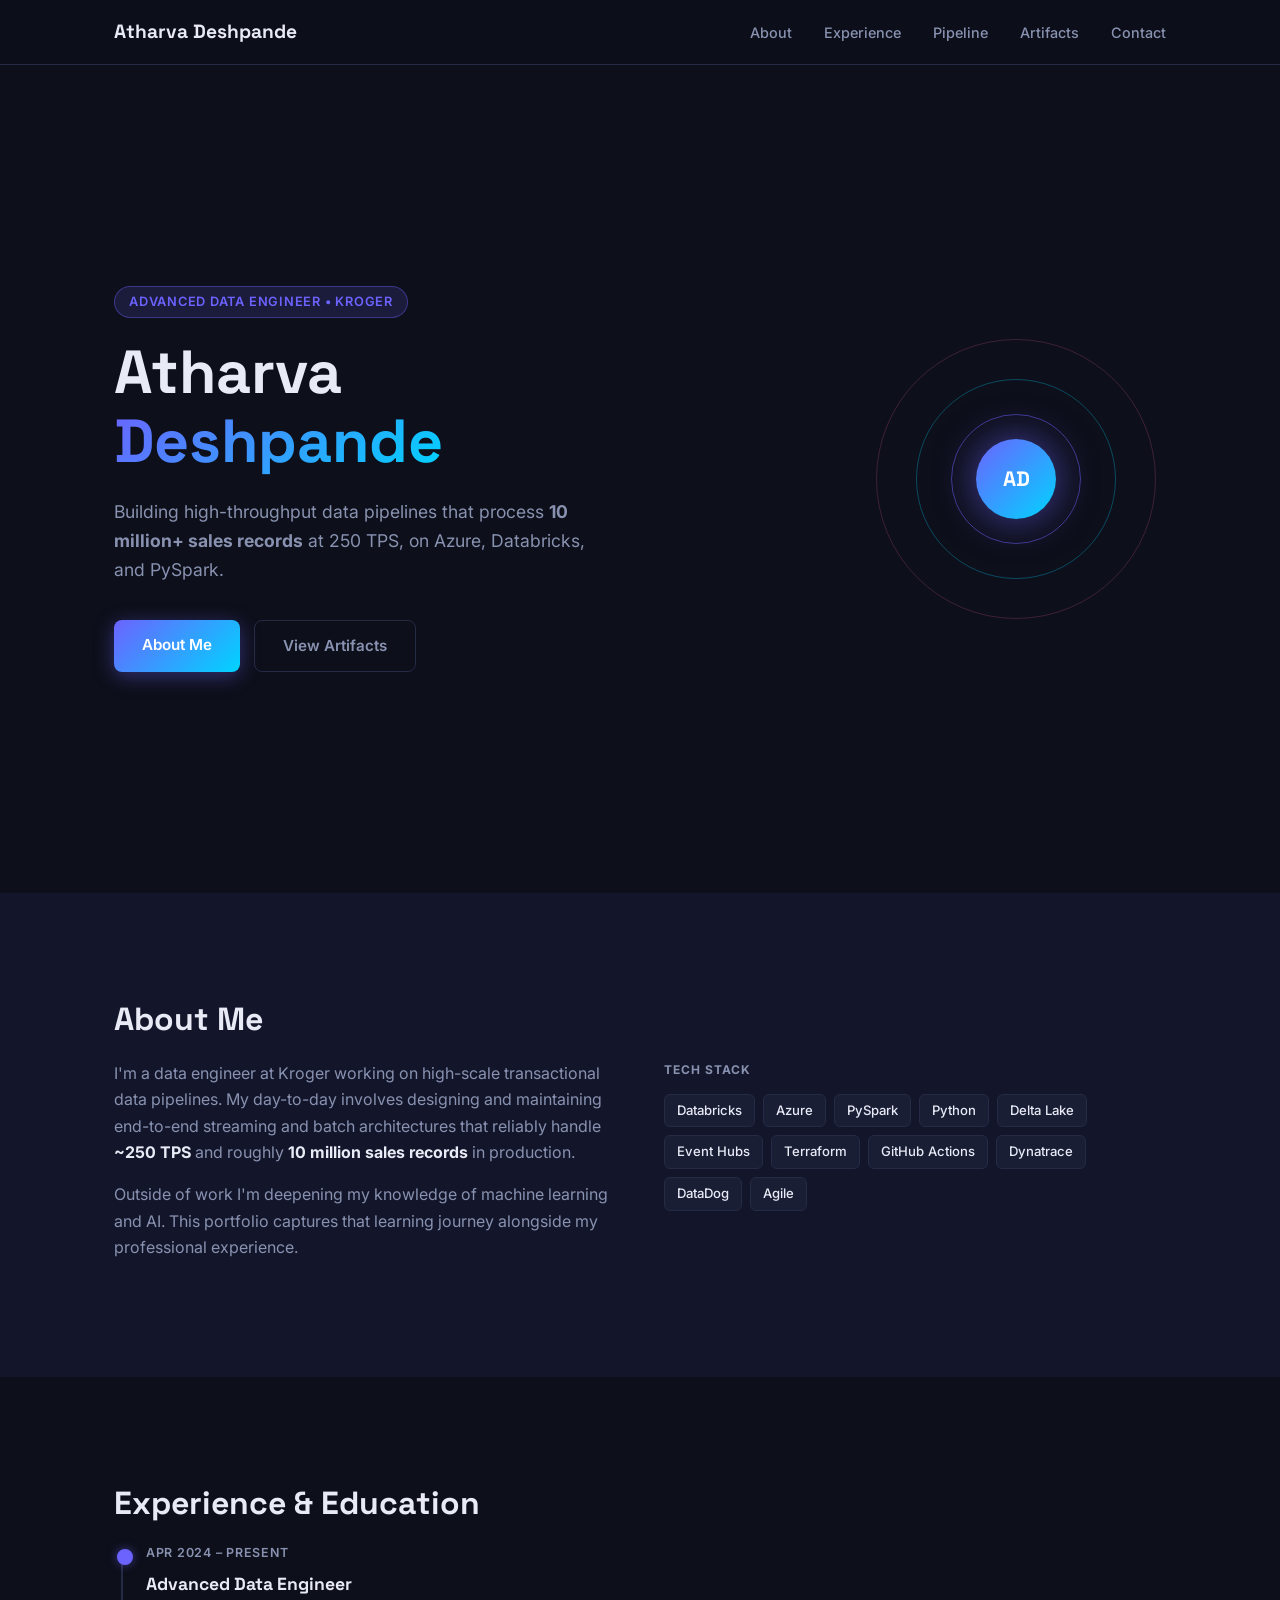
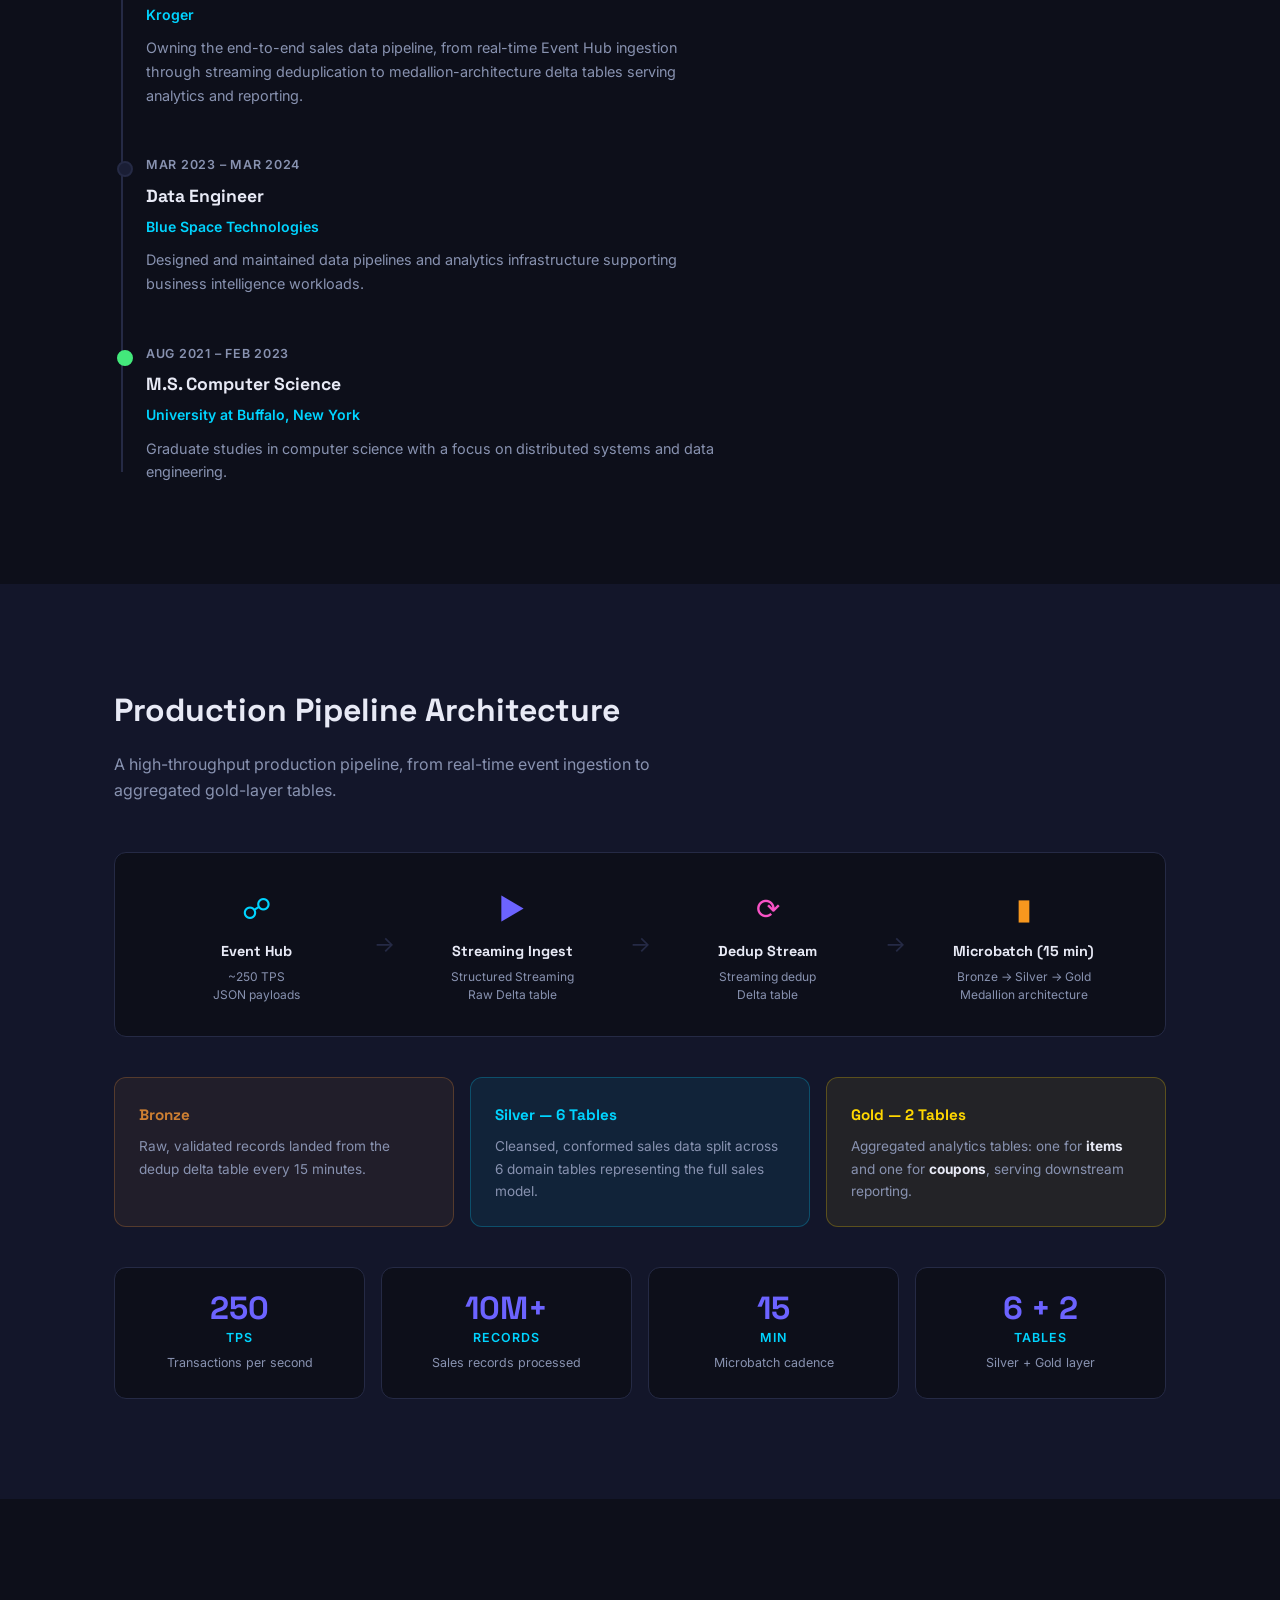
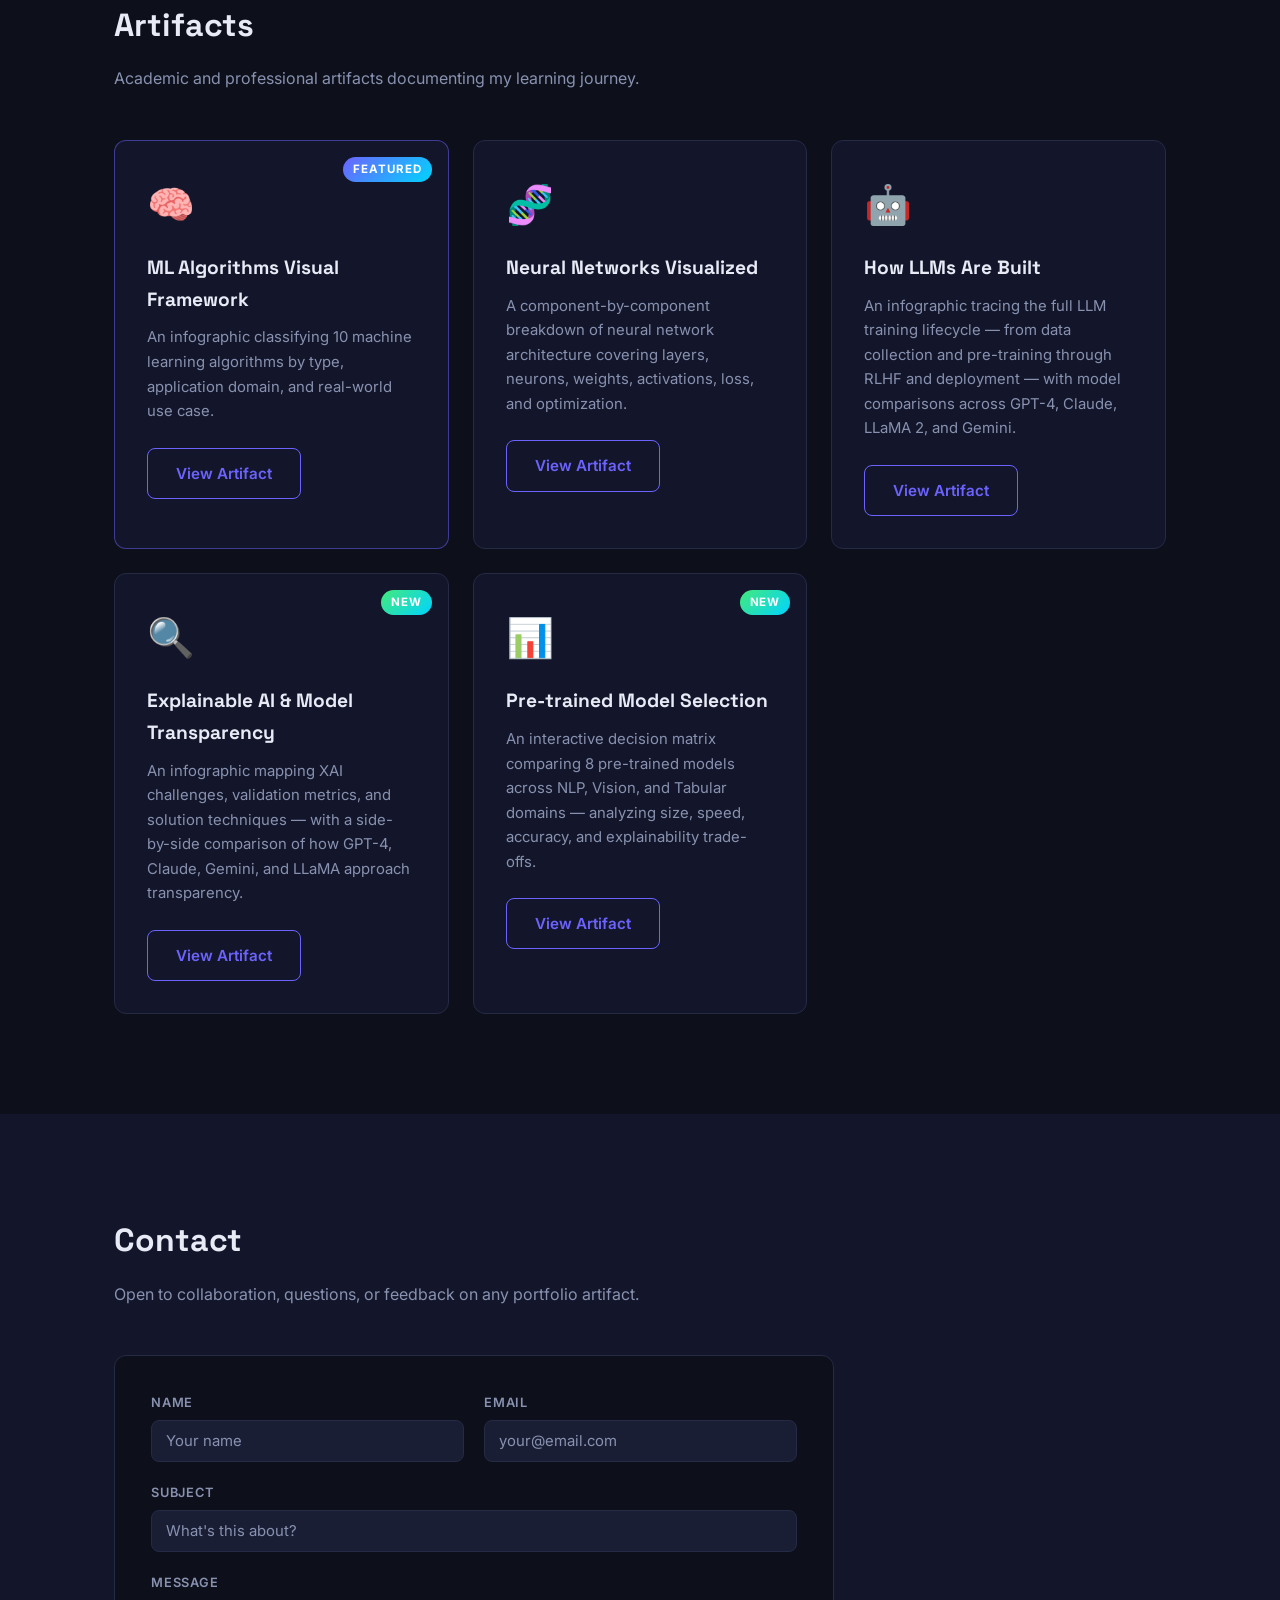
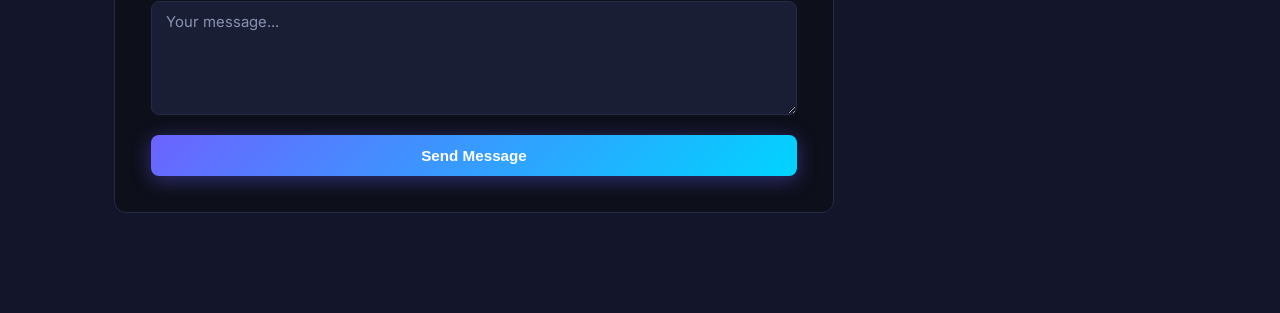
<file: index.html>
<!DOCTYPE html>
<html lang="en">
<head>
  <meta charset="UTF-8" />
  <meta name="viewport" content="width=device-width, initial-scale=1.0" />
  <title>Atharva Deshpande | Data Engineer Portfolio</title>
  <link rel="preconnect" href="https://fonts.googleapis.com" />
  <link rel="preconnect" href="https://fonts.gstatic.com" crossorigin />
  <link href="https://fonts.googleapis.com/css2?family=Inter:wght@300;400;500;600;700;800&family=Space+Grotesk:wght@400;500;600;700&display=swap" rel="stylesheet" />
  <link rel="stylesheet" href="css/style.css" />
</head>
<body>

  <!-- ── NAV ─────────────────────────────────────────────── -->
  <nav class="navbar">
    <div class="nav-inner">
      <a href="#" class="nav-logo">Atharva Deshpande</a>
      <ul class="nav-links" id="navLinks">
        <li><a href="#about"      onclick="closeNav()">About</a></li>
        <li><a href="#experience" onclick="closeNav()">Experience</a></li>
        <li><a href="#pipeline"   onclick="closeNav()">Pipeline</a></li>
        <li><a href="#artifacts"  onclick="closeNav()">Artifacts</a></li>
        <li><a href="#contact"    onclick="closeNav()">Contact</a></li>
      </ul>
      <button class="nav-hamburger" id="navToggle" aria-label="Toggle menu">
        <span></span><span></span><span></span>
      </button>
    </div>
  </nav>

  <!-- ── HERO ──────────────────────────────────────────────── -->
  <header class="hero">
    <div class="hero-content">
      <span class="hero-tag">Advanced Data Engineer &bull; Kroger</span>
      <h1>Atharva<br /><span class="gradient-text">Deshpande</span></h1>
      <p class="hero-sub">Building high-throughput data pipelines that process <strong>10 million+ sales records</strong> at 250 TPS, on Azure, Databricks, and PySpark.</p>
      <div class="hero-ctas">
        <a href="#about" class="btn btn-primary">About Me</a>
        <a href="#artifacts" class="btn btn-ghost">View Artifacts</a>
      </div>
    </div>
    <div class="hero-visual" aria-hidden="true">
      <div class="orbit-ring ring-1"></div>
      <div class="orbit-ring ring-2"></div>
      <div class="orbit-ring ring-3"></div>
      <div class="orbit-center">AD</div>
    </div>
  </header>

  <!-- ── ABOUT ─────────────────────────────────────────────── -->
  <section id="about" class="section section-alt">
    <div class="container">
      <h2 class="section-title">About Me</h2>
      <div class="about-grid">
        <div class="about-bio">
          <p>I'm a data engineer at Kroger working on high-scale transactional data pipelines. My day-to-day involves designing and maintaining end-to-end streaming and batch architectures that reliably handle <strong>~250 TPS</strong> and roughly <strong>10 million sales records</strong> in production.</p>
          <p>Outside of work I'm deepening my knowledge of machine learning and AI. This portfolio captures that learning journey alongside my professional experience.</p>
        </div>
        <div class="skills-block">
          <div class="skills-label">Tech Stack</div>
          <div class="skills-wrap">
            <span class="skill-tag">Databricks</span>
            <span class="skill-tag">Azure</span>
            <span class="skill-tag">PySpark</span>
            <span class="skill-tag">Python</span>
            <span class="skill-tag">Delta Lake</span>
            <span class="skill-tag">Event Hubs</span>
            <span class="skill-tag">Terraform</span>
            <span class="skill-tag">GitHub Actions</span>
            <span class="skill-tag">Dynatrace</span>
            <span class="skill-tag">DataDog</span>
            <span class="skill-tag">Agile</span>
          </div>
        </div>
      </div>
    </div>
  </section>

  <!-- ── EXPERIENCE ────────────────────────────────────────── -->
  <section id="experience" class="section">
    <div class="container">
      <h2 class="section-title">Experience &amp; Education</h2>
      <div class="timeline">

        <div class="tl-item">
          <div class="tl-dot current"></div>
          <div class="tl-body">
            <div class="tl-meta">Apr 2024 – Present</div>
            <h3 class="tl-role">Advanced Data Engineer</h3>
            <div class="tl-org">Kroger</div>
            <p class="tl-desc">Owning the end-to-end sales data pipeline, from real-time Event Hub ingestion through streaming deduplication to medallion-architecture delta tables serving analytics and reporting.</p>
          </div>
        </div>

        <div class="tl-item">
          <div class="tl-dot"></div>
          <div class="tl-body">
            <div class="tl-meta">Mar 2023 – Mar 2024</div>
            <h3 class="tl-role">Data Engineer</h3>
            <div class="tl-org">Blue Space Technologies</div>
            <p class="tl-desc">Designed and maintained data pipelines and analytics infrastructure supporting business intelligence workloads.</p>
          </div>
        </div>

        <div class="tl-item edu">
          <div class="tl-dot edu-dot"></div>
          <div class="tl-body">
            <div class="tl-meta">Aug 2021 – Feb 2023</div>
            <h3 class="tl-role">M.S. Computer Science</h3>
            <div class="tl-org">University at Buffalo, New York</div>
            <p class="tl-desc">Graduate studies in computer science with a focus on distributed systems and data engineering.</p>
          </div>
        </div>

      </div>
    </div>
  </section>

  <!-- ── PIPELINE ARCHITECTURE ─────────────────────────────── -->
  <section id="pipeline" class="section section-alt">
    <div class="container">
      <h2 class="section-title">Production Pipeline Architecture</h2>
      <p class="section-desc">A high-throughput production pipeline, from real-time event ingestion to aggregated gold-layer tables.</p>

      <div class="pipeline-flow">

        <div class="pipe-stage">
          <div class="pipe-icon" style="--c:#00d4ff">&#9741;</div>
          <div class="pipe-label">Event Hub</div>
          <div class="pipe-detail">~250 TPS<br />JSON payloads</div>
        </div>
        <div class="pipe-arrow">&#8594;</div>

        <div class="pipe-stage">
          <div class="pipe-icon" style="--c:#6c63ff">&#9654;</div>
          <div class="pipe-label">Streaming Ingest</div>
          <div class="pipe-detail">Structured Streaming<br />Raw Delta table</div>
        </div>
        <div class="pipe-arrow">&#8594;</div>

        <div class="pipe-stage">
          <div class="pipe-icon" style="--c:#f953c6">&#10227;</div>
          <div class="pipe-label">Dedup Stream</div>
          <div class="pipe-detail">Streaming dedup<br />Delta table</div>
        </div>
        <div class="pipe-arrow">&#8594;</div>

        <div class="pipe-stage">
          <div class="pipe-icon" style="--c:#f7971e">&#9646;</div>
          <div class="pipe-label">Microbatch (15 min)</div>
          <div class="pipe-detail">Bronze &#8594; Silver &#8594; Gold<br />Medallion architecture</div>
        </div>

      </div>

      <div class="medallion-grid">
        <div class="med-layer bronze">
          <div class="med-title">Bronze</div>
          <div class="med-desc">Raw, validated records landed from the dedup delta table every 15 minutes.</div>
        </div>
        <div class="med-layer silver">
          <div class="med-title">Silver &mdash; 6 Tables</div>
          <div class="med-desc">Cleansed, conformed sales data split across 6 domain tables representing the full sales model.</div>
        </div>
        <div class="med-layer gold">
          <div class="med-title">Gold &mdash; 2 Tables</div>
          <div class="med-desc">Aggregated analytics tables: one for <strong>items</strong> and one for <strong>coupons</strong>, serving downstream reporting.</div>
        </div>
      </div>

      <div class="pipeline-stats">
        <div class="stat-card">
          <div class="stat-num">250</div>
          <div class="stat-unit">TPS</div>
          <div class="stat-label">Transactions per second</div>
        </div>
        <div class="stat-card">
          <div class="stat-num">10M+</div>
          <div class="stat-unit">records</div>
          <div class="stat-label">Sales records processed</div>
        </div>
        <div class="stat-card">
          <div class="stat-num">15</div>
          <div class="stat-unit">min</div>
          <div class="stat-label">Microbatch cadence</div>
        </div>
        <div class="stat-card">
          <div class="stat-num">6 + 2</div>
          <div class="stat-unit">tables</div>
          <div class="stat-label">Silver + Gold layer</div>
        </div>
      </div>

    </div>
  </section>

  <!-- ── ARTIFACTS ─────────────────────────────────────────── -->
  <section id="artifacts" class="section">
    <div class="container">
      <h2 class="section-title">Artifacts</h2>
      <p class="section-desc">Academic and professional artifacts documenting my learning journey.</p>

      <div class="artifact-grid">
        <article class="artifact-card featured">
          <div class="artifact-badge">Featured</div>
          <div class="artifact-icon">&#x1F9E0;</div>
          <h3>ML Algorithms Visual Framework</h3>
          <p>An infographic classifying 10 machine learning algorithms by type, application domain, and real-world use case.</p>
          <a href="artifacts/ml-algorithms/index.html" class="btn btn-outline">View Artifact</a>
        </article>
        <article class="artifact-card">
          <div class="artifact-icon">&#x1F9EC;</div>
          <h3>Neural Networks Visualized</h3>
          <p>A component-by-component breakdown of neural network architecture covering layers, neurons, weights, activations, loss, and optimization.</p>
          <a href="artifacts/neural-networks/index.html" class="btn btn-outline">View Artifact</a>
        </article>
        <article class="artifact-card">
          <div class="artifact-icon">&#x1F916;</div>
          <h3>How LLMs Are Built</h3>
          <p>An infographic tracing the full LLM training lifecycle — from data collection and pre-training through RLHF and deployment — with model comparisons across GPT-4, Claude, LLaMA 2, and Gemini.</p>
          <a href="artifacts/llm-training/index.html" class="btn btn-outline">View Artifact</a>
        </article>
        <article class="artifact-card">
          <div class="artifact-badge new-badge">New</div>
          <div class="artifact-icon">&#x1F50D;</div>
          <h3>Explainable AI &amp; Model Transparency</h3>
          <p>An infographic mapping XAI challenges, validation metrics, and solution techniques — with a side-by-side comparison of how GPT-4, Claude, Gemini, and LLaMA approach transparency.</p>
          <a href="artifacts/xai/index.html" class="btn btn-outline">View Artifact</a>
        </article>
        <article class="artifact-card">
          <div class="artifact-badge new-badge">New</div>
          <div class="artifact-icon">&#x1F4CA;</div>
          <h3>Pre-trained Model Selection</h3>
          <p>An interactive decision matrix comparing 8 pre-trained models across NLP, Vision, and Tabular domains — analyzing size, speed, accuracy, and explainability trade-offs.</p>
          <a href="artifacts/model-selection/index.html" class="btn btn-outline">View Artifact</a>
        </article>
      </div>
    </div>
  </section>

  <!-- ── CONTACT ────────────────────────────────────────────── -->
  <section id="contact" class="section section-alt">
    <div class="container">
      <h2 class="section-title">Contact</h2>
      <p class="section-desc">Open to collaboration, questions, or feedback on any portfolio artifact.</p>

      <form class="contact-form" id="contactForm" novalidate>
        <div class="form-row">
          <div class="form-group">
            <label for="cf-name">Name</label>
            <input type="text" id="cf-name" name="name" placeholder="Your name" required />
          </div>
          <div class="form-group">
            <label for="cf-email">Email</label>
            <input type="email" id="cf-email" name="email" placeholder="your@email.com" required />
          </div>
        </div>
        <div class="form-group">
          <label for="cf-subject">Subject</label>
          <input type="text" id="cf-subject" name="subject" placeholder="What's this about?" required />
        </div>
        <div class="form-group">
          <label for="cf-message">Message</label>
          <textarea id="cf-message" name="message" rows="5" placeholder="Your message..." required></textarea>
        </div>
        <button type="submit" class="btn btn-primary form-submit">Send Message</button>
      </form>
      <p class="form-success hidden" id="formSuccess">Contact form submitted.</p>
    </div>
  </section>

  <script>
    const navToggle = document.getElementById('navToggle');
    const navLinks  = document.getElementById('navLinks');
    navToggle.addEventListener('click', () => {
      navLinks.classList.toggle('open');
      navToggle.classList.toggle('active');
    });
    function closeNav() {
      navLinks.classList.remove('open');
      navToggle.classList.remove('active');
    }
  </script>

  <script>
    document.getElementById('contactForm').addEventListener('submit', async function (e) {
      e.preventDefault();
      const btn = this.querySelector('.form-submit');
      btn.disabled = true;
      btn.textContent = 'Sending…';

      const res = await fetch('https://formspree.io/f/xjgaeydq', {
        method: 'POST',
        headers: { 'Accept': 'application/json' },
        body: new FormData(this)
      });

      if (res.ok) {
        this.classList.add('hidden');
        document.getElementById('formSuccess').classList.remove('hidden');
      } else {
        btn.disabled = false;
        btn.textContent = 'Send Message';
      }
    });
  </script>

</body>
</html>
</file>
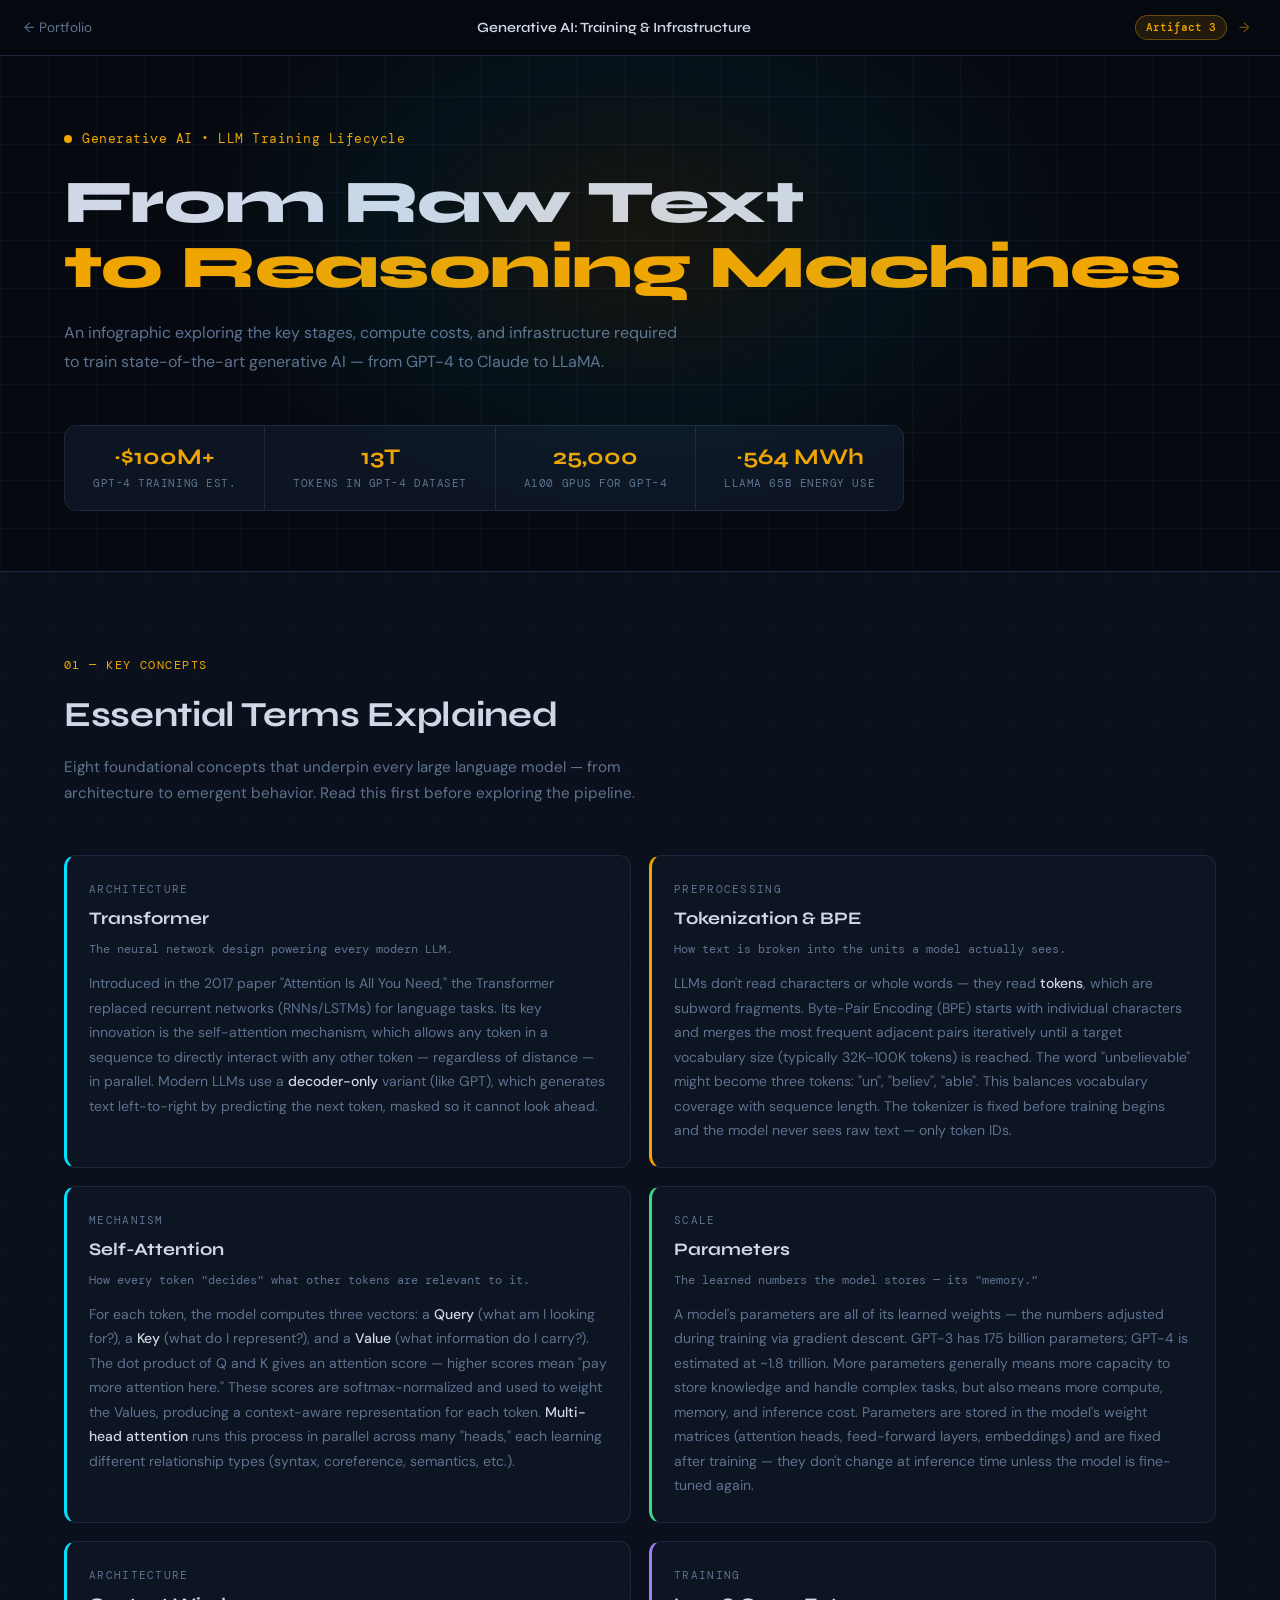
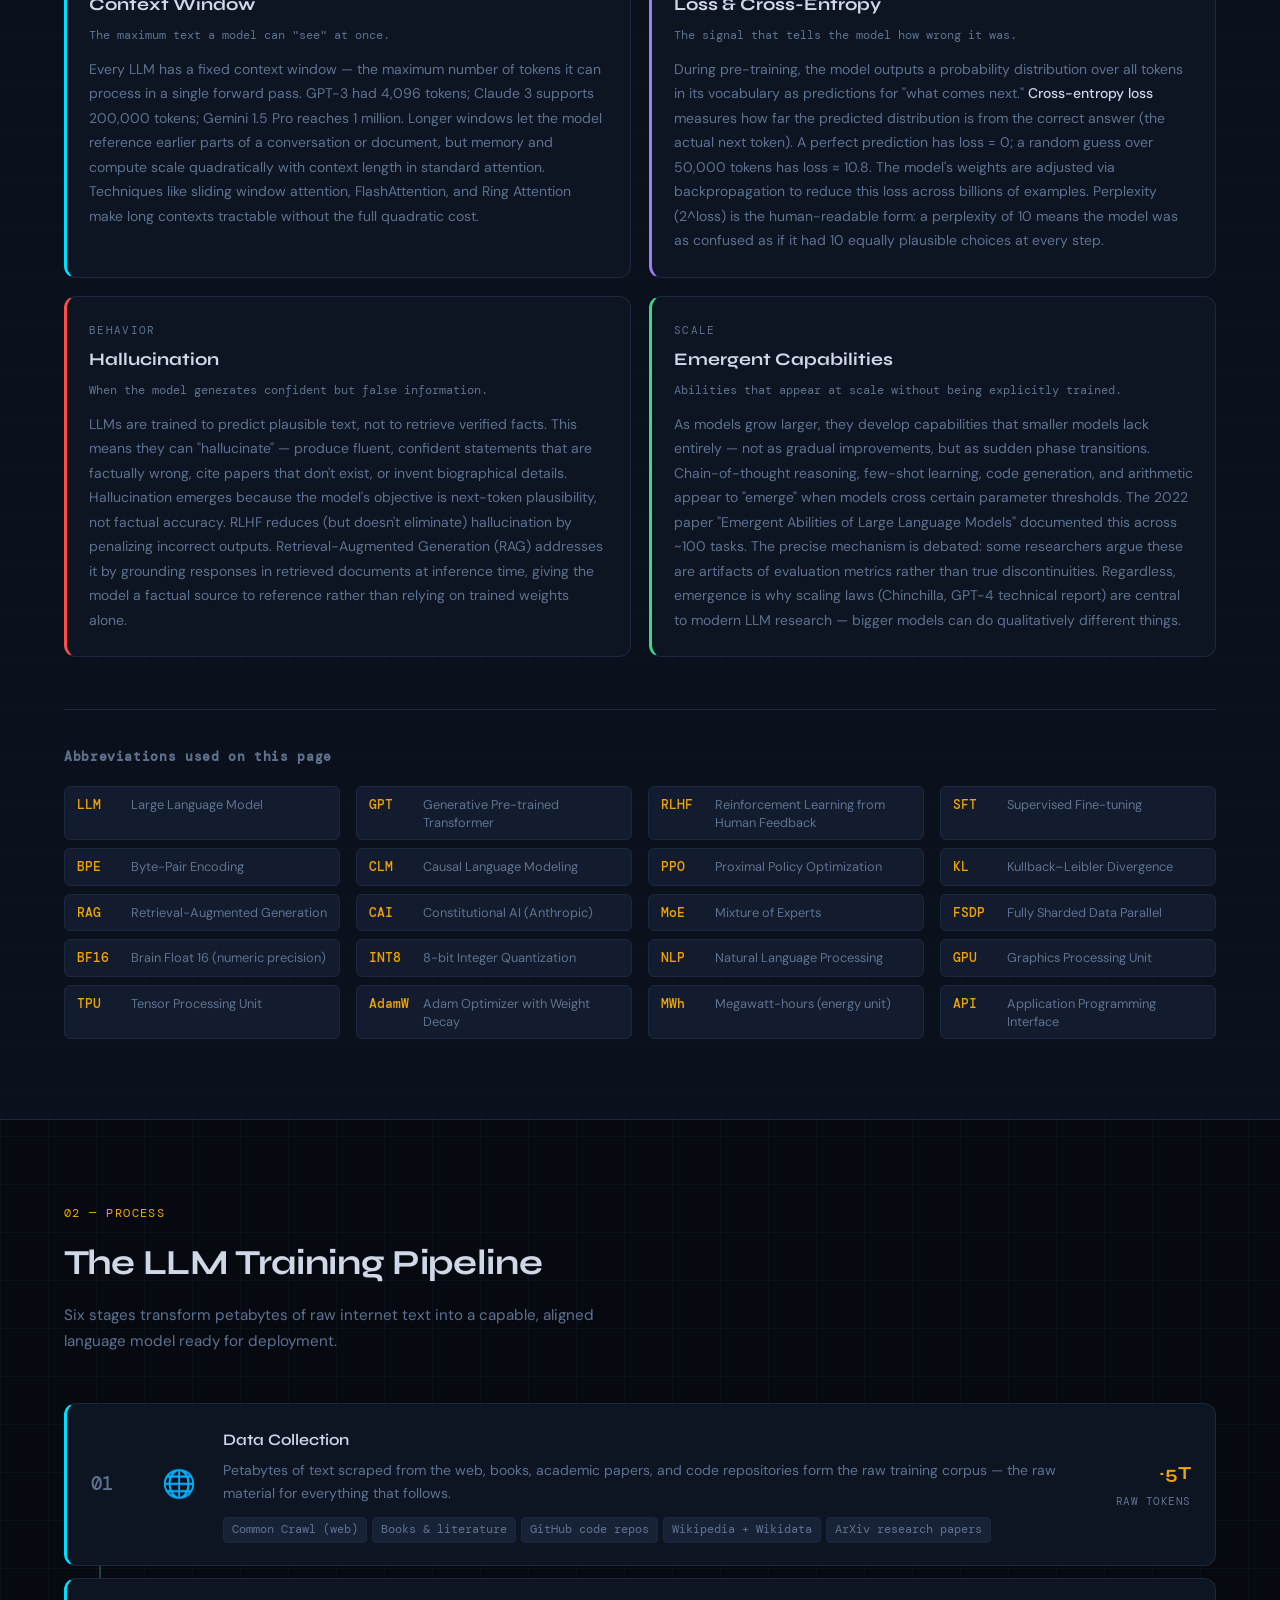
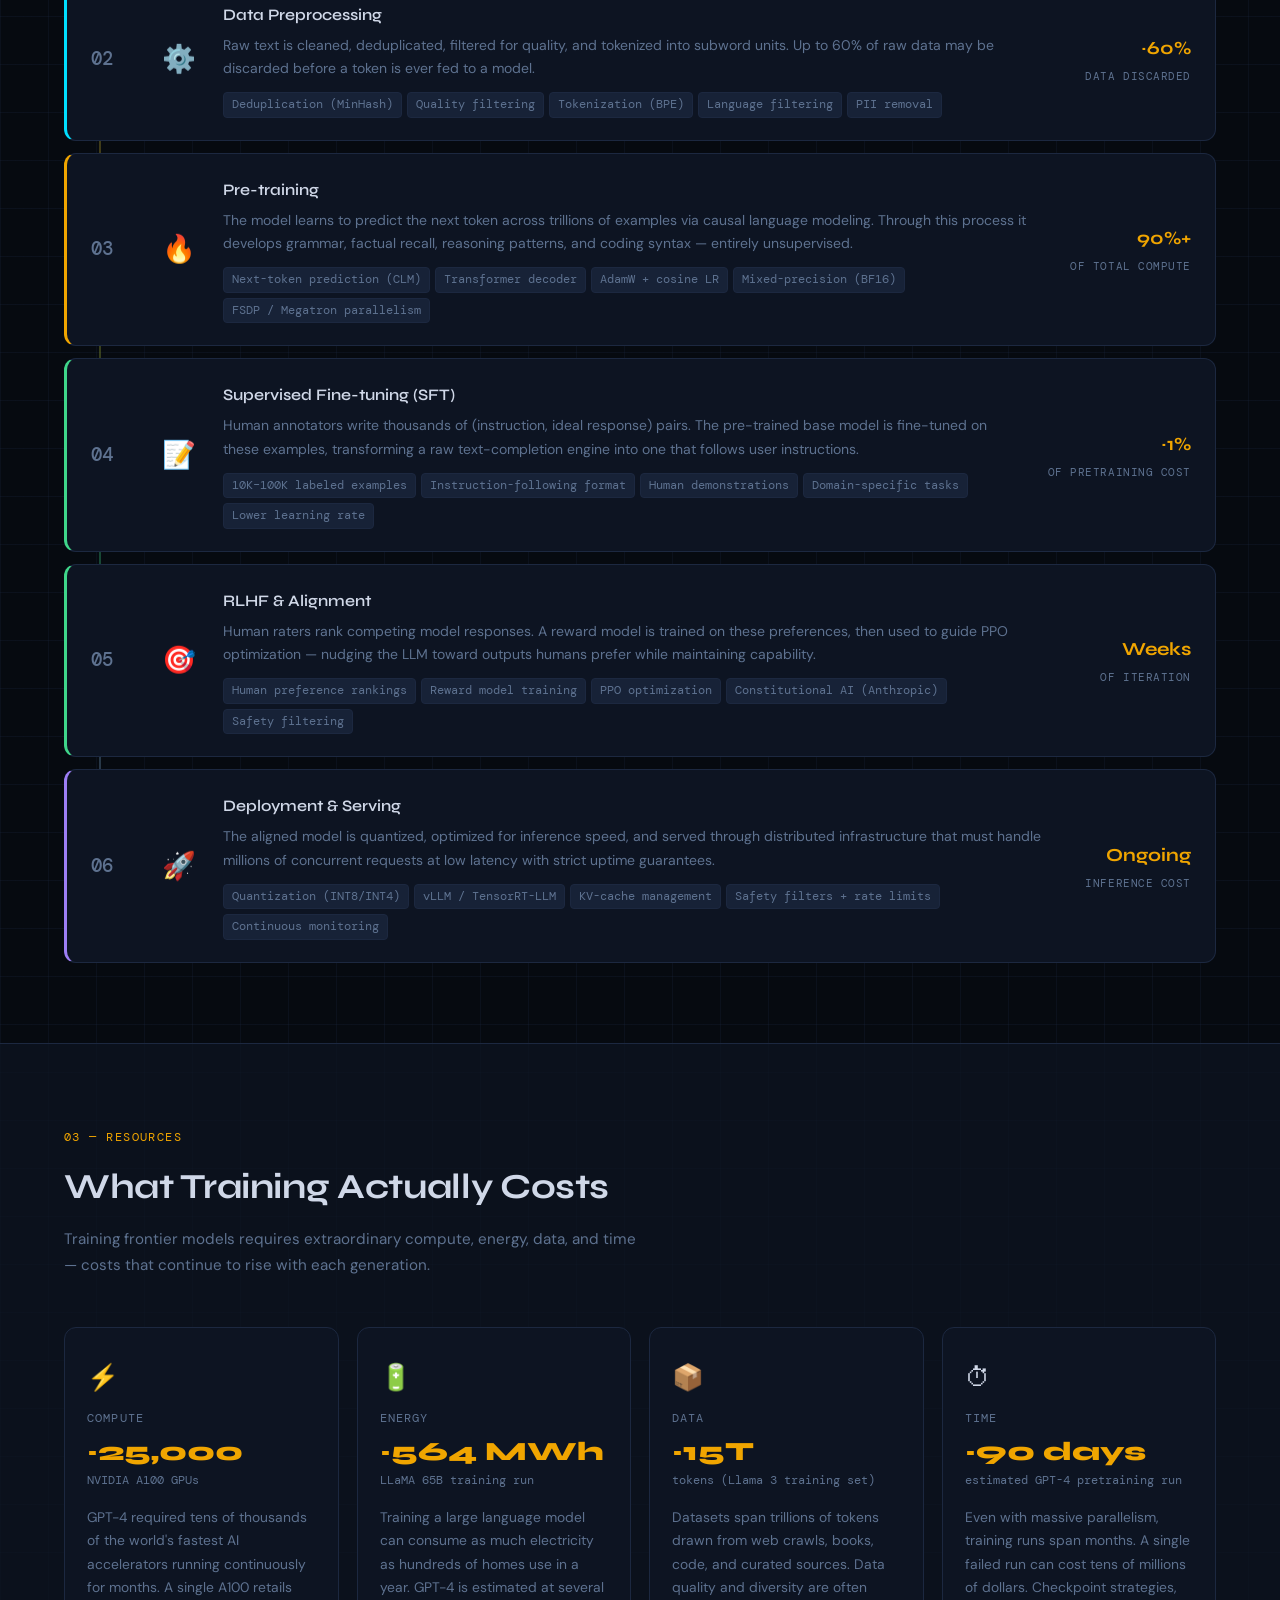
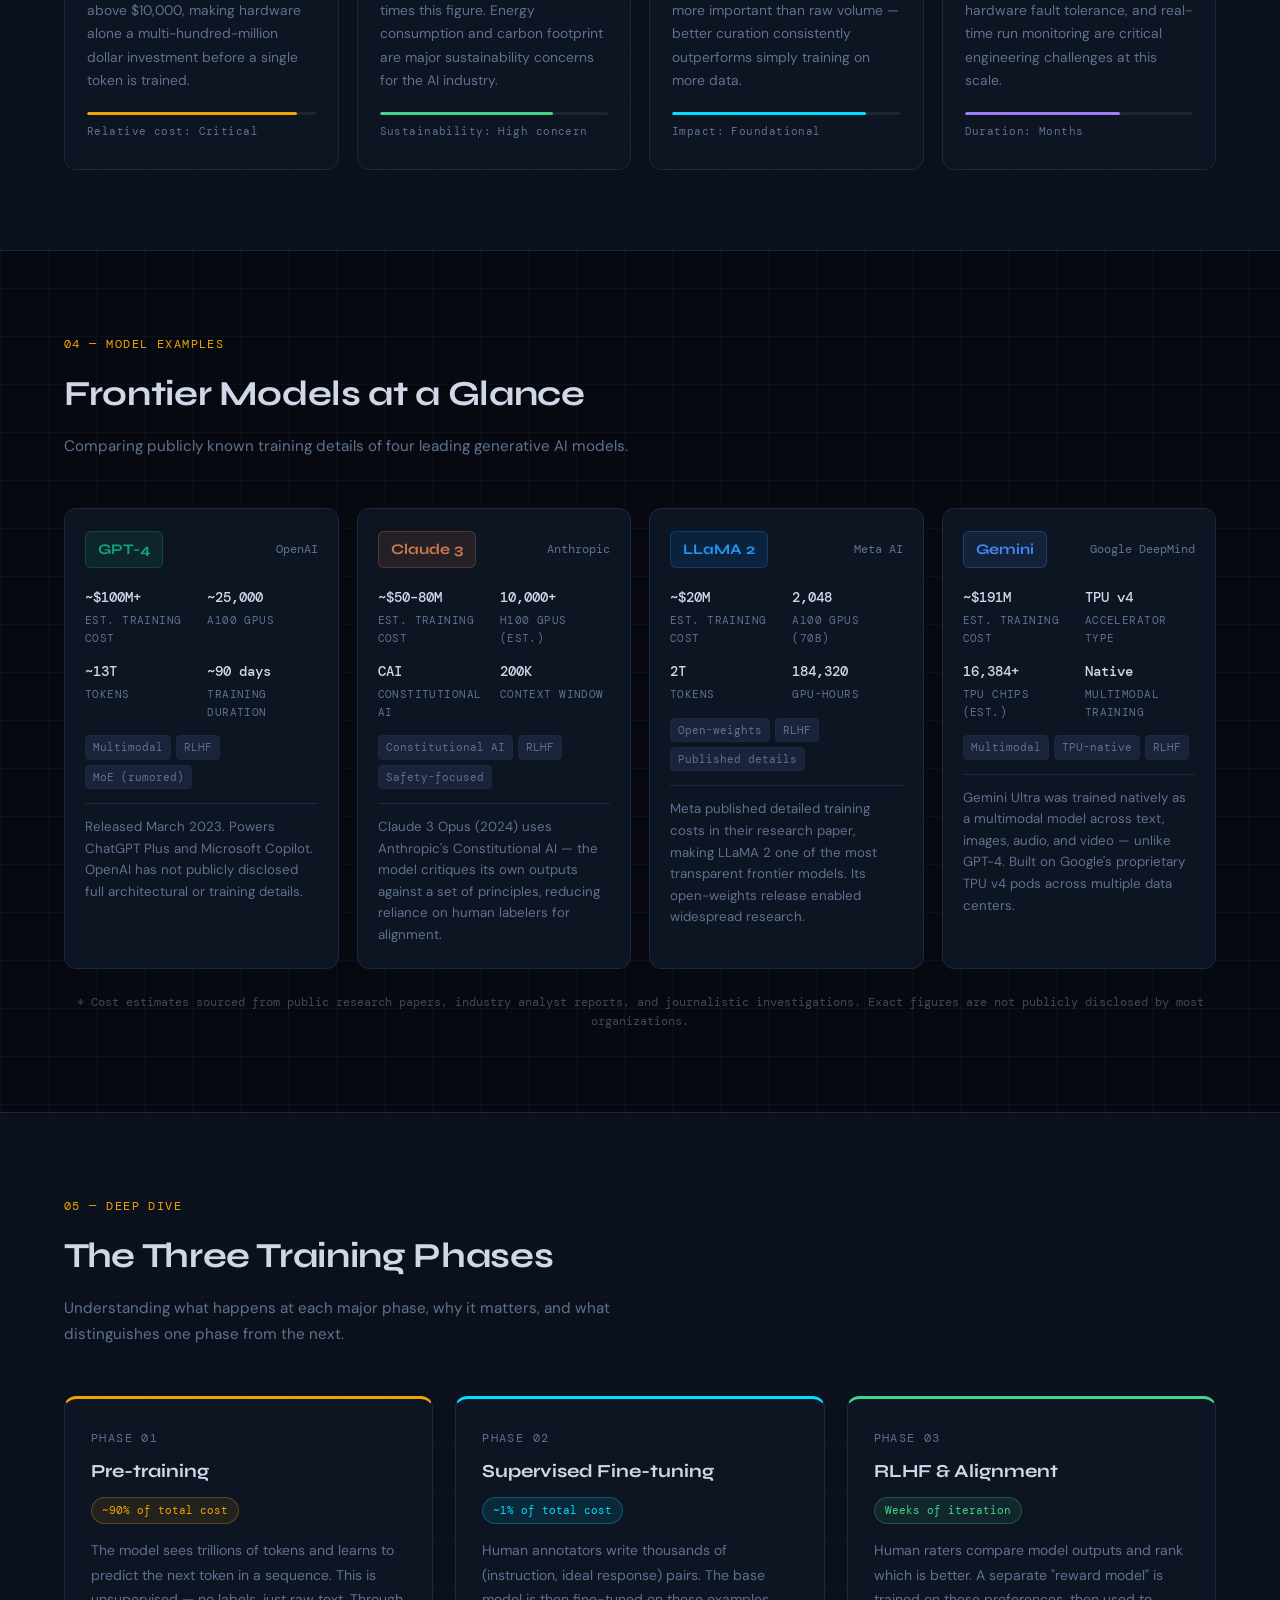
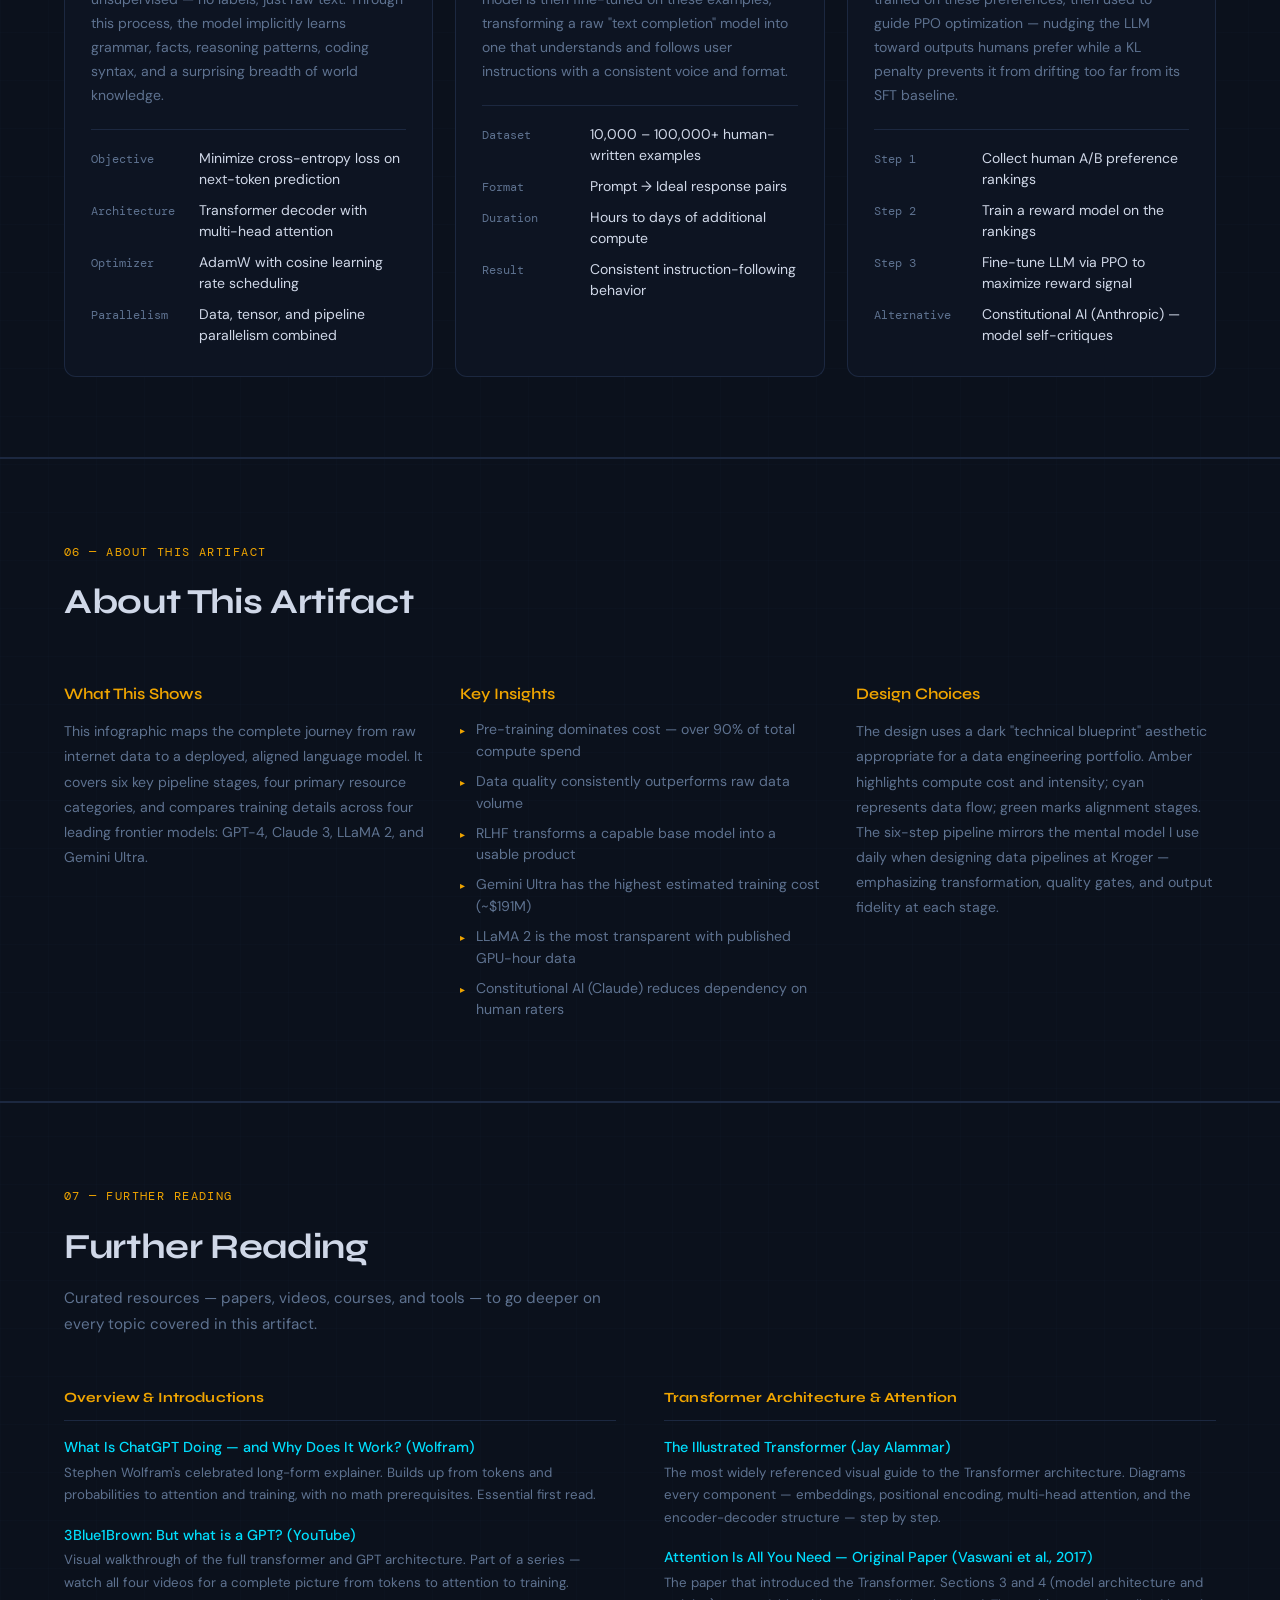
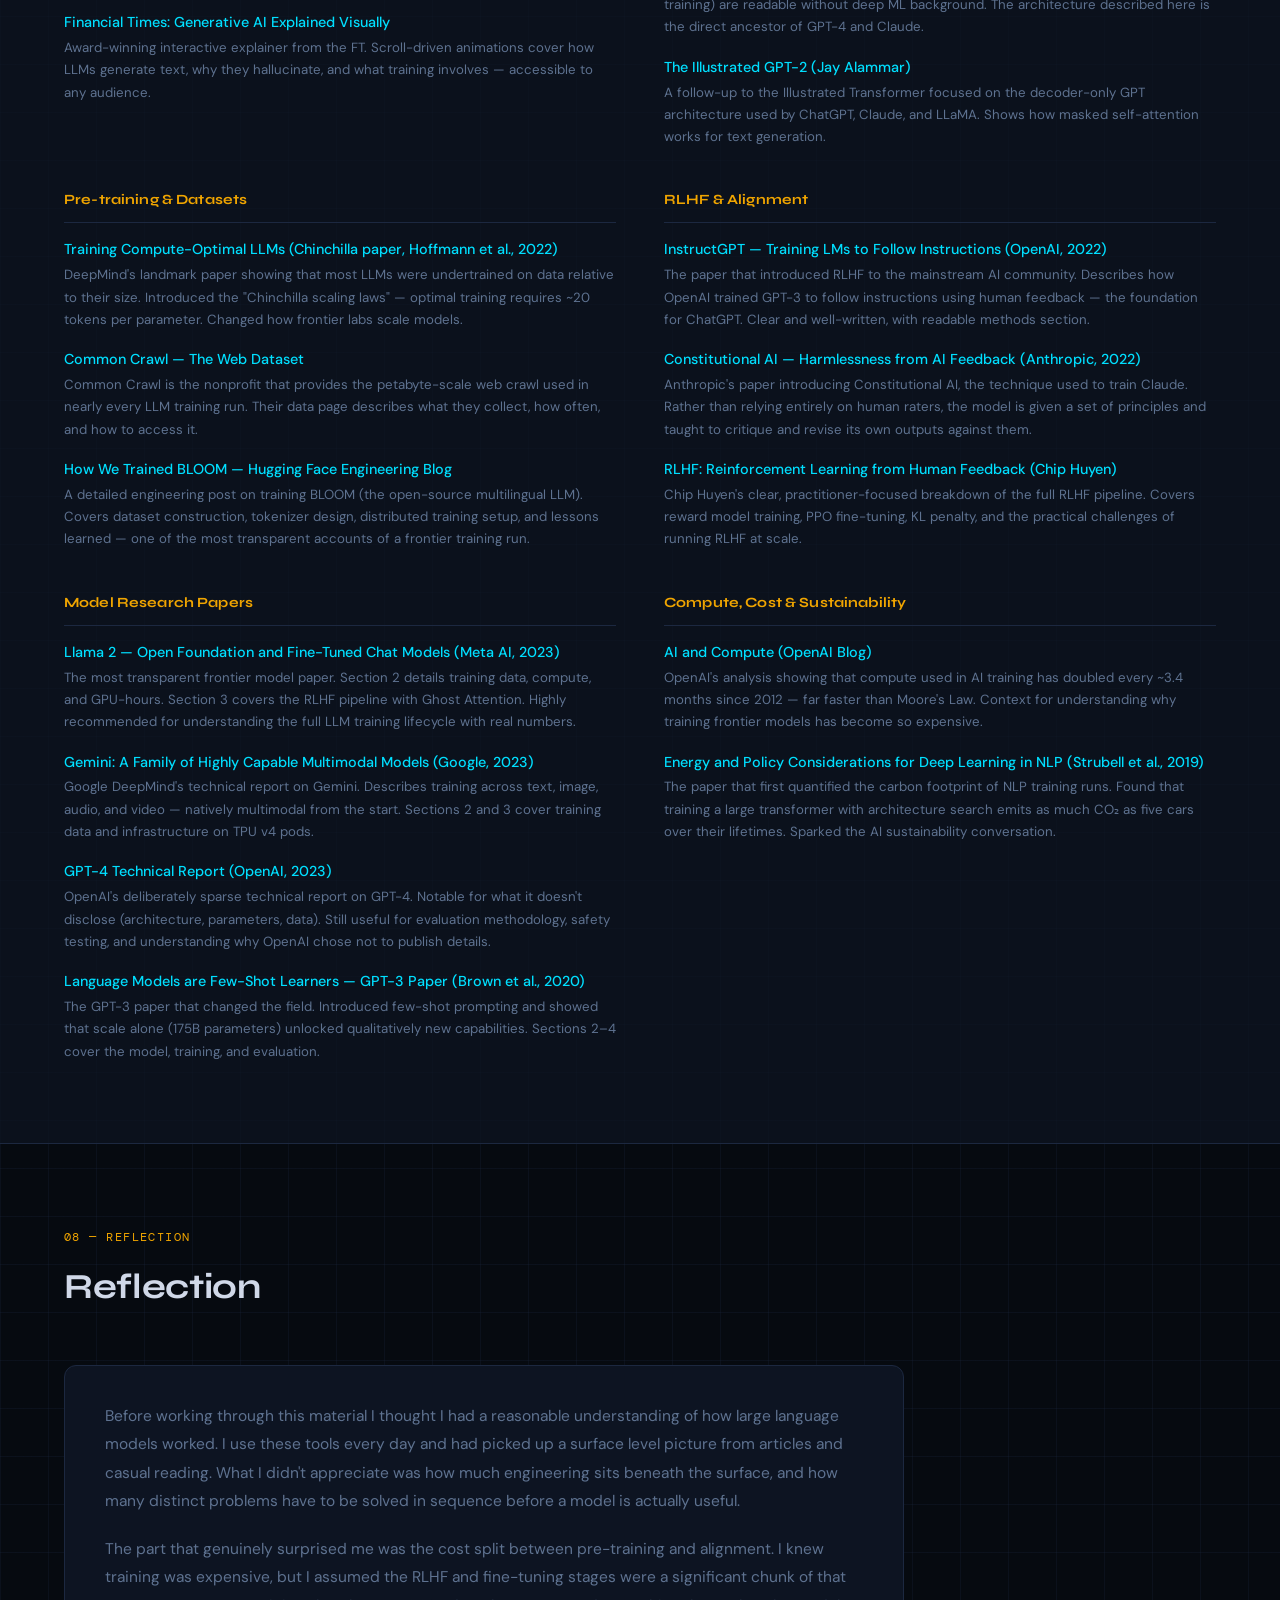
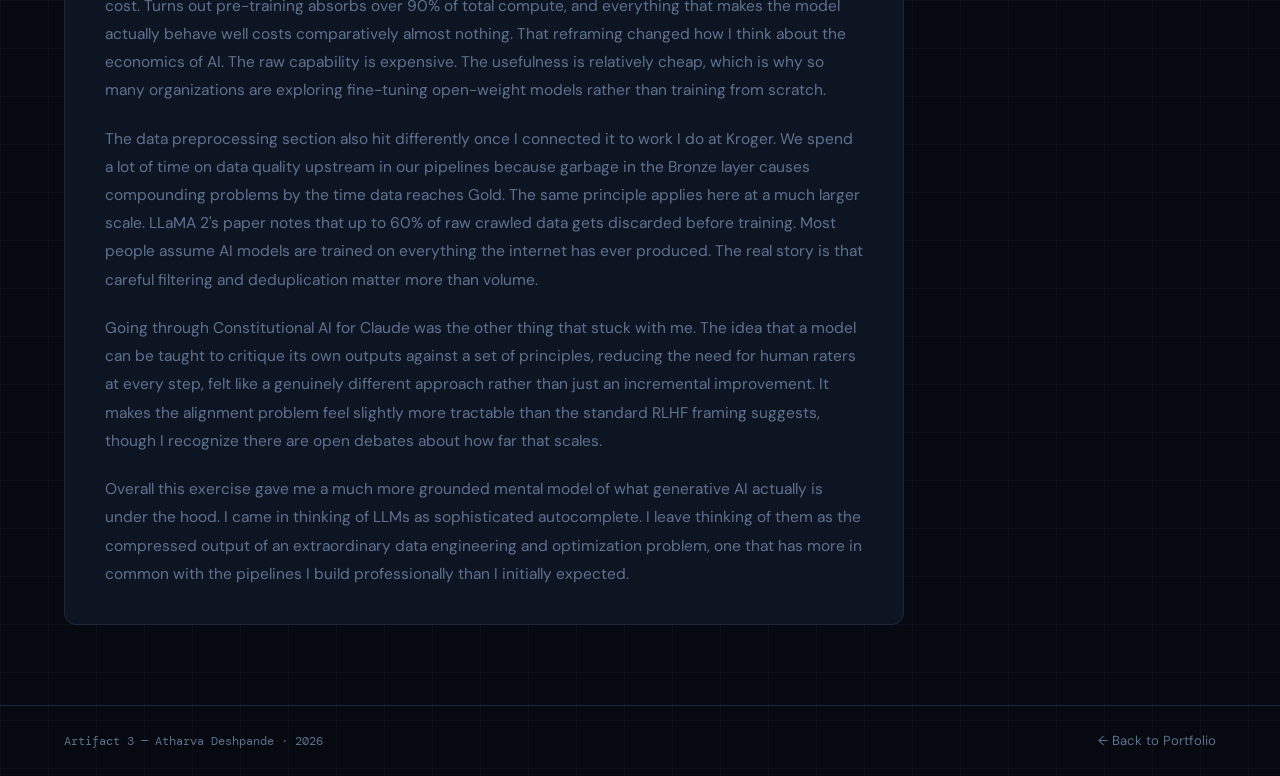
<file: artifacts/llm-training/index.html>
<!DOCTYPE html>
<html lang="en">
<head>
  <meta charset="UTF-8" />
  <meta name="viewport" content="width=device-width, initial-scale=1.0" />
  <title>How LLMs Are Built — Training &amp; Infrastructure | Atharva Deshpande</title>
  <link rel="preconnect" href="https://fonts.googleapis.com" />
  <link rel="preconnect" href="https://fonts.gstatic.com" crossorigin />
  <link href="https://fonts.googleapis.com/css2?family=Syne:wght@400;500;600;700;800&family=DM+Mono:wght@300;400;500&family=DM+Sans:opsz,wght@9..40,300;9..40,400;9..40,500&display=swap" rel="stylesheet" />
  <link rel="stylesheet" href="style.css" />
</head>
<body>

  <!-- ── TOPBAR ── -->
  <nav class="topbar">
    <a href="../../index.html#artifacts" class="back-link">&#8592; Portfolio</a>
    <span class="topbar-title">Generative AI: Training &amp; Infrastructure</span>
    <div style="display:flex;align-items:center;gap:6px;">
      <span class="topbar-badge">Artifact 3</span>
      <a href="../xai/index.html" style="color:rgba(240,165,0,.5);font-size:.85rem;padding:2px 6px;border-radius:6px;text-decoration:none;transition:color .2s,background .2s;" onmouseover="this.style.color='#f0a500';this.style.background='rgba(240,165,0,.1)'" onmouseout="this.style.color='rgba(240,165,0,.5)';this.style.background=''" title="Artifact 4: Explainable AI">&#8594;</a>
    </div>
  </nav>

  <!-- ── HERO ── -->
  <header class="hero">
    <div class="container">
      <div class="hero-eyebrow">
        <span class="eyebrow-dot" aria-hidden="true"></span>
        <span class="mono">Generative AI &bull; LLM Training Lifecycle</span>
      </div>
      <h1 class="hero-title">From Raw Text<br /><span class="accent">to Reasoning Machines</span></h1>
      <p class="hero-sub">An infographic exploring the key stages, compute costs, and infrastructure required to train state-of-the-art generative AI — from GPT-4 to Claude to LLaMA.</p>

      <div class="hero-stats" role="list" aria-label="Key statistics">
        <div class="hstat" role="listitem">
          <div class="hstat-val">~$100M+</div>
          <div class="hstat-label">GPT-4 training est.</div>
        </div>
        <div class="hstat-div" aria-hidden="true"></div>
        <div class="hstat" role="listitem">
          <div class="hstat-val">13T</div>
          <div class="hstat-label">tokens in GPT-4 dataset</div>
        </div>
        <div class="hstat-div" aria-hidden="true"></div>
        <div class="hstat" role="listitem">
          <div class="hstat-val">25,000</div>
          <div class="hstat-label">A100 GPUs for GPT-4</div>
        </div>
        <div class="hstat-div" aria-hidden="true"></div>
        <div class="hstat" role="listitem">
          <div class="hstat-val">~564 MWh</div>
          <div class="hstat-label">LLaMA 65B energy use</div>
        </div>
      </div>
    </div>
  </header>

  <!-- ── KEY CONCEPTS ── -->
  <section class="section section-alt" aria-labelledby="concepts-heading">
    <div class="container">
      <div class="section-header">
        <span class="section-tag mono">01 — Key Concepts</span>
        <h2 class="section-title" id="concepts-heading">Essential Terms Explained</h2>
        <p class="section-desc">Eight foundational concepts that underpin every large language model — from architecture to emergent behavior. Read this first before exploring the pipeline.</p>
      </div>

      <div class="concepts-grid">

        <div class="concept-card" data-cat="arch">
          <div class="concept-tag mono">Architecture</div>
          <h3 class="concept-name">Transformer</h3>
          <p class="concept-short">The neural network design powering every modern LLM.</p>
          <p class="concept-body">Introduced in the 2017 paper "Attention Is All You Need," the Transformer replaced recurrent networks (RNNs/LSTMs) for language tasks. Its key innovation is the self-attention mechanism, which allows any token in a sequence to directly interact with any other token — regardless of distance — in parallel. Modern LLMs use a <em>decoder-only</em> variant (like GPT), which generates text left-to-right by predicting the next token, masked so it cannot look ahead.</p>
        </div>

        <div class="concept-card" data-cat="data">
          <div class="concept-tag mono">Preprocessing</div>
          <h3 class="concept-name">Tokenization &amp; BPE</h3>
          <p class="concept-short">How text is broken into the units a model actually sees.</p>
          <p class="concept-body">LLMs don't read characters or whole words — they read <em>tokens</em>, which are subword fragments. Byte-Pair Encoding (BPE) starts with individual characters and merges the most frequent adjacent pairs iteratively until a target vocabulary size (typically 32K–100K tokens) is reached. The word "unbelievable" might become three tokens: "un", "believ", "able". This balances vocabulary coverage with sequence length. The tokenizer is fixed before training begins and the model never sees raw text — only token IDs.</p>
        </div>

        <div class="concept-card" data-cat="arch">
          <div class="concept-tag mono">Mechanism</div>
          <h3 class="concept-name">Self-Attention</h3>
          <p class="concept-short">How every token "decides" what other tokens are relevant to it.</p>
          <p class="concept-body">For each token, the model computes three vectors: a <em>Query</em> (what am I looking for?), a <em>Key</em> (what do I represent?), and a <em>Value</em> (what information do I carry?). The dot product of Q and K gives an attention score — higher scores mean "pay more attention here." These scores are softmax-normalized and used to weight the Values, producing a context-aware representation for each token. <em>Multi-head attention</em> runs this process in parallel across many "heads," each learning different relationship types (syntax, coreference, semantics, etc.).</p>
        </div>

        <div class="concept-card" data-cat="scale">
          <div class="concept-tag mono">Scale</div>
          <h3 class="concept-name">Parameters</h3>
          <p class="concept-short">The learned numbers the model stores — its "memory."</p>
          <p class="concept-body">A model's parameters are all of its learned weights — the numbers adjusted during training via gradient descent. GPT-3 has 175 billion parameters; GPT-4 is estimated at ~1.8 trillion. More parameters generally means more capacity to store knowledge and handle complex tasks, but also means more compute, memory, and inference cost. Parameters are stored in the model's weight matrices (attention heads, feed-forward layers, embeddings) and are fixed after training — they don't change at inference time unless the model is fine-tuned again.</p>
        </div>

        <div class="concept-card" data-cat="arch">
          <div class="concept-tag mono">Architecture</div>
          <h3 class="concept-name">Context Window</h3>
          <p class="concept-short">The maximum text a model can "see" at once.</p>
          <p class="concept-body">Every LLM has a fixed context window — the maximum number of tokens it can process in a single forward pass. GPT-3 had 4,096 tokens; Claude 3 supports 200,000 tokens; Gemini 1.5 Pro reaches 1 million. Longer windows let the model reference earlier parts of a conversation or document, but memory and compute scale quadratically with context length in standard attention. Techniques like sliding window attention, FlashAttention, and Ring Attention make long contexts tractable without the full quadratic cost.</p>
        </div>

        <div class="concept-card" data-cat="train">
          <div class="concept-tag mono">Training</div>
          <h3 class="concept-name">Loss &amp; Cross-Entropy</h3>
          <p class="concept-short">The signal that tells the model how wrong it was.</p>
          <p class="concept-body">During pre-training, the model outputs a probability distribution over all tokens in its vocabulary as predictions for "what comes next." <em>Cross-entropy loss</em> measures how far the predicted distribution is from the correct answer (the actual next token). A perfect prediction has loss = 0; a random guess over 50,000 tokens has loss ≈ 10.8. The model's weights are adjusted via backpropagation to reduce this loss across billions of examples. Perplexity (2^loss) is the human-readable form: a perplexity of 10 means the model was as confused as if it had 10 equally plausible choices at every step.</p>
        </div>

        <div class="concept-card" data-cat="behavior">
          <div class="concept-tag mono">Behavior</div>
          <h3 class="concept-name">Hallucination</h3>
          <p class="concept-short">When the model generates confident but false information.</p>
          <p class="concept-body">LLMs are trained to predict plausible text, not to retrieve verified facts. This means they can "hallucinate" — produce fluent, confident statements that are factually wrong, cite papers that don't exist, or invent biographical details. Hallucination emerges because the model's objective is next-token plausibility, not factual accuracy. RLHF reduces (but doesn't eliminate) hallucination by penalizing incorrect outputs. Retrieval-Augmented Generation (RAG) addresses it by grounding responses in retrieved documents at inference time, giving the model a factual source to reference rather than relying on trained weights alone.</p>
        </div>

        <div class="concept-card" data-cat="scale">
          <div class="concept-tag mono">Scale</div>
          <h3 class="concept-name">Emergent Capabilities</h3>
          <p class="concept-short">Abilities that appear at scale without being explicitly trained.</p>
          <p class="concept-body">As models grow larger, they develop capabilities that smaller models lack entirely — not as gradual improvements, but as sudden phase transitions. Chain-of-thought reasoning, few-shot learning, code generation, and arithmetic appear to "emerge" when models cross certain parameter thresholds. The 2022 paper "Emergent Abilities of Large Language Models" documented this across ~100 tasks. The precise mechanism is debated: some researchers argue these are artifacts of evaluation metrics rather than true discontinuities. Regardless, emergence is why scaling laws (Chinchilla, GPT-4 technical report) are central to modern LLM research — bigger models can do qualitatively different things.</p>
        </div>

      </div>

      <!-- Abbreviations Reference -->
      <div class="abbr-section" aria-labelledby="abbr-heading">
        <h3 class="abbr-heading" id="abbr-heading">
          <span class="mono">Abbreviations used on this page</span>
        </h3>
        <div class="abbr-grid" role="list">
          <div class="abbr-item" role="listitem"><span class="abbr-term">LLM</span><span class="abbr-full">Large Language Model</span></div>
          <div class="abbr-item" role="listitem"><span class="abbr-term">GPT</span><span class="abbr-full">Generative Pre-trained Transformer</span></div>
          <div class="abbr-item" role="listitem"><span class="abbr-term">RLHF</span><span class="abbr-full">Reinforcement Learning from Human Feedback</span></div>
          <div class="abbr-item" role="listitem"><span class="abbr-term">SFT</span><span class="abbr-full">Supervised Fine-tuning</span></div>
          <div class="abbr-item" role="listitem"><span class="abbr-term">BPE</span><span class="abbr-full">Byte-Pair Encoding</span></div>
          <div class="abbr-item" role="listitem"><span class="abbr-term">CLM</span><span class="abbr-full">Causal Language Modeling</span></div>
          <div class="abbr-item" role="listitem"><span class="abbr-term">PPO</span><span class="abbr-full">Proximal Policy Optimization</span></div>
          <div class="abbr-item" role="listitem"><span class="abbr-term">KL</span><span class="abbr-full">Kullback–Leibler Divergence</span></div>
          <div class="abbr-item" role="listitem"><span class="abbr-term">RAG</span><span class="abbr-full">Retrieval-Augmented Generation</span></div>
          <div class="abbr-item" role="listitem"><span class="abbr-term">CAI</span><span class="abbr-full">Constitutional AI (Anthropic)</span></div>
          <div class="abbr-item" role="listitem"><span class="abbr-term">MoE</span><span class="abbr-full">Mixture of Experts</span></div>
          <div class="abbr-item" role="listitem"><span class="abbr-term">FSDP</span><span class="abbr-full">Fully Sharded Data Parallel</span></div>
          <div class="abbr-item" role="listitem"><span class="abbr-term">BF16</span><span class="abbr-full">Brain Float 16 (numeric precision)</span></div>
          <div class="abbr-item" role="listitem"><span class="abbr-term">INT8</span><span class="abbr-full">8-bit Integer Quantization</span></div>
          <div class="abbr-item" role="listitem"><span class="abbr-term">NLP</span><span class="abbr-full">Natural Language Processing</span></div>
          <div class="abbr-item" role="listitem"><span class="abbr-term">GPU</span><span class="abbr-full">Graphics Processing Unit</span></div>
          <div class="abbr-item" role="listitem"><span class="abbr-term">TPU</span><span class="abbr-full">Tensor Processing Unit</span></div>
          <div class="abbr-item" role="listitem"><span class="abbr-term">AdamW</span><span class="abbr-full">Adam Optimizer with Weight Decay</span></div>
          <div class="abbr-item" role="listitem"><span class="abbr-term">MWh</span><span class="abbr-full">Megawatt-hours (energy unit)</span></div>
          <div class="abbr-item" role="listitem"><span class="abbr-term">API</span><span class="abbr-full">Application Programming Interface</span></div>
        </div>
      </div>

    </div>
  </section>

  <!-- ── PIPELINE ── -->
  <section class="section" aria-labelledby="pipeline-heading">
    <div class="container">
      <div class="section-header">
        <span class="section-tag mono">02 — Process</span>
        <h2 class="section-title" id="pipeline-heading">The LLM Training Pipeline</h2>
        <p class="section-desc">Six stages transform petabytes of raw internet text into a capable, aligned language model ready for deployment.</p>
      </div>

      <div class="pipeline" role="list">

        <div class="pipe-step" data-phase="data" role="listitem" style="--delay:0s">
          <div class="pipe-num mono" aria-hidden="true">01</div>
          <div class="pipe-icon" aria-hidden="true">🌐</div>
          <div class="pipe-body">
            <h3 class="pipe-title">Data Collection</h3>
            <p class="pipe-desc">Petabytes of text scraped from the web, books, academic papers, and code repositories form the raw training corpus — the raw material for everything that follows.</p>
            <ul class="pipe-tags" aria-label="Data sources">
              <li>Common Crawl (web)</li>
              <li>Books &amp; literature</li>
              <li>GitHub code repos</li>
              <li>Wikipedia + Wikidata</li>
              <li>ArXiv research papers</li>
            </ul>
          </div>
          <div class="pipe-metric" aria-label="Metric: approximately 5 trillion raw tokens">
            <span class="metric-val">~5T</span>
            <span class="metric-lbl">raw tokens</span>
          </div>
        </div>

        <div class="pipe-step" data-phase="data" role="listitem" style="--delay:.08s">
          <div class="pipe-num mono" aria-hidden="true">02</div>
          <div class="pipe-icon" aria-hidden="true">⚙️</div>
          <div class="pipe-body">
            <h3 class="pipe-title">Data Preprocessing</h3>
            <p class="pipe-desc">Raw text is cleaned, deduplicated, filtered for quality, and tokenized into subword units. Up to 60% of raw data may be discarded before a token is ever fed to a model.</p>
            <ul class="pipe-tags" aria-label="Preprocessing steps">
              <li>Deduplication (MinHash)</li>
              <li>Quality filtering</li>
              <li>Tokenization (BPE)</li>
              <li>Language filtering</li>
              <li>PII removal</li>
            </ul>
          </div>
          <div class="pipe-metric" aria-label="Metric: approximately 60 percent of data discarded">
            <span class="metric-val">~60%</span>
            <span class="metric-lbl">data discarded</span>
          </div>
        </div>

        <div class="pipe-step" data-phase="compute" role="listitem" style="--delay:.16s">
          <div class="pipe-num mono" aria-hidden="true">03</div>
          <div class="pipe-icon" aria-hidden="true">🔥</div>
          <div class="pipe-body">
            <h3 class="pipe-title">Pre-training</h3>
            <p class="pipe-desc">The model learns to predict the next token across trillions of examples via causal language modeling. Through this process it develops grammar, factual recall, reasoning patterns, and coding syntax — entirely unsupervised.</p>
            <ul class="pipe-tags" aria-label="Pre-training techniques">
              <li>Next-token prediction (CLM)</li>
              <li>Transformer decoder</li>
              <li>AdamW + cosine LR</li>
              <li>Mixed-precision (BF16)</li>
              <li>FSDP / Megatron parallelism</li>
            </ul>
          </div>
          <div class="pipe-metric" aria-label="Metric: over 90 percent of total compute">
            <span class="metric-val">90%+</span>
            <span class="metric-lbl">of total compute</span>
          </div>
        </div>

        <div class="pipe-step" data-phase="align" role="listitem" style="--delay:.24s">
          <div class="pipe-num mono" aria-hidden="true">04</div>
          <div class="pipe-icon" aria-hidden="true">📝</div>
          <div class="pipe-body">
            <h3 class="pipe-title">Supervised Fine-tuning (SFT)</h3>
            <p class="pipe-desc">Human annotators write thousands of (instruction, ideal response) pairs. The pre-trained base model is fine-tuned on these examples, transforming a raw text-completion engine into one that follows user instructions.</p>
            <ul class="pipe-tags" aria-label="SFT details">
              <li>10K–100K labeled examples</li>
              <li>Instruction-following format</li>
              <li>Human demonstrations</li>
              <li>Domain-specific tasks</li>
              <li>Lower learning rate</li>
            </ul>
          </div>
          <div class="pipe-metric" aria-label="Metric: approximately 1 percent of pre-training cost">
            <span class="metric-val">~1%</span>
            <span class="metric-lbl">of pretraining cost</span>
          </div>
        </div>

        <div class="pipe-step" data-phase="align" role="listitem" style="--delay:.32s">
          <div class="pipe-num mono" aria-hidden="true">05</div>
          <div class="pipe-icon" aria-hidden="true">🎯</div>
          <div class="pipe-body">
            <h3 class="pipe-title">RLHF &amp; Alignment</h3>
            <p class="pipe-desc">Human raters rank competing model responses. A reward model is trained on these preferences, then used to guide PPO optimization — nudging the LLM toward outputs humans prefer while maintaining capability.</p>
            <ul class="pipe-tags" aria-label="RLHF techniques">
              <li>Human preference rankings</li>
              <li>Reward model training</li>
              <li>PPO optimization</li>
              <li>Constitutional AI (Anthropic)</li>
              <li>Safety filtering</li>
            </ul>
          </div>
          <div class="pipe-metric" aria-label="Metric: weeks of iteration">
            <span class="metric-val">Weeks</span>
            <span class="metric-lbl">of iteration</span>
          </div>
        </div>

        <div class="pipe-step" data-phase="deploy" role="listitem" style="--delay:.4s">
          <div class="pipe-num mono" aria-hidden="true">06</div>
          <div class="pipe-icon" aria-hidden="true">🚀</div>
          <div class="pipe-body">
            <h3 class="pipe-title">Deployment &amp; Serving</h3>
            <p class="pipe-desc">The aligned model is quantized, optimized for inference speed, and served through distributed infrastructure that must handle millions of concurrent requests at low latency with strict uptime guarantees.</p>
            <ul class="pipe-tags" aria-label="Deployment techniques">
              <li>Quantization (INT8/INT4)</li>
              <li>vLLM / TensorRT-LLM</li>
              <li>KV-cache management</li>
              <li>Safety filters + rate limits</li>
              <li>Continuous monitoring</li>
            </ul>
          </div>
          <div class="pipe-metric" aria-label="Metric: ongoing inference cost">
            <span class="metric-val">Ongoing</span>
            <span class="metric-lbl">inference cost</span>
          </div>
        </div>

      </div>
    </div>
  </section>

  <!-- ── RESOURCES ── -->
  <section class="section section-alt" aria-labelledby="resources-heading">
    <div class="container">
      <div class="section-header">
        <span class="section-tag mono">03 — Resources</span>
        <h2 class="section-title" id="resources-heading">What Training Actually Costs</h2>
        <p class="section-desc">Training frontier models requires extraordinary compute, energy, data, and time — costs that continue to rise with each generation.</p>
      </div>

      <div class="resource-grid">

        <div class="resource-card">
          <div class="resource-icon" aria-hidden="true">⚡</div>
          <div class="resource-lbl mono">Compute</div>
          <div class="resource-big">~25,000</div>
          <div class="resource-unit">NVIDIA A100 GPUs</div>
          <p class="resource-detail">GPT-4 required tens of thousands of the world's fastest AI accelerators running continuously for months. A single A100 retails above $10,000, making hardware alone a multi-hundred-million dollar investment before a single token is trained.</p>
          <div class="resource-bar" role="progressbar" aria-valuenow="92" aria-valuemin="0" aria-valuemax="100" aria-label="Relative cost: 92%">
            <div class="resource-fill" style="--pct:92%;--col:var(--amber)"></div>
          </div>
          <div class="resource-bar-lbl mono">Relative cost: Critical</div>
        </div>

        <div class="resource-card">
          <div class="resource-icon" aria-hidden="true">🔋</div>
          <div class="resource-lbl mono">Energy</div>
          <div class="resource-big">~564 MWh</div>
          <div class="resource-unit">LLaMA 65B training run</div>
          <p class="resource-detail">Training a large language model can consume as much electricity as hundreds of homes use in a year. GPT-4 is estimated at several times this figure. Energy consumption and carbon footprint are major sustainability concerns for the AI industry.</p>
          <div class="resource-bar" role="progressbar" aria-valuenow="76" aria-valuemin="0" aria-valuemax="100" aria-label="Sustainability concern: 76%">
            <div class="resource-fill" style="--pct:76%;--col:var(--green)"></div>
          </div>
          <div class="resource-bar-lbl mono">Sustainability: High concern</div>
        </div>

        <div class="resource-card">
          <div class="resource-icon" aria-hidden="true">📦</div>
          <div class="resource-lbl mono">Data</div>
          <div class="resource-big">~15T</div>
          <div class="resource-unit">tokens (Llama 3 training set)</div>
          <p class="resource-detail">Datasets span trillions of tokens drawn from web crawls, books, code, and curated sources. Data quality and diversity are often more important than raw volume — better curation consistently outperforms simply training on more data.</p>
          <div class="resource-bar" role="progressbar" aria-valuenow="85" aria-valuemin="0" aria-valuemax="100" aria-label="Foundational impact: 85%">
            <div class="resource-fill" style="--pct:85%;--col:var(--cyan)"></div>
          </div>
          <div class="resource-bar-lbl mono">Impact: Foundational</div>
        </div>

        <div class="resource-card">
          <div class="resource-icon" aria-hidden="true">⏱</div>
          <div class="resource-lbl mono">Time</div>
          <div class="resource-big">~90 days</div>
          <div class="resource-unit">estimated GPT-4 pretraining run</div>
          <p class="resource-detail">Even with massive parallelism, training runs span months. A single failed run can cost tens of millions of dollars. Checkpoint strategies, hardware fault tolerance, and real-time run monitoring are critical engineering challenges at this scale.</p>
          <div class="resource-bar" role="progressbar" aria-valuenow="68" aria-valuemin="0" aria-valuemax="100" aria-label="Duration: 68%">
            <div class="resource-fill" style="--pct:68%;--col:var(--purple)"></div>
          </div>
          <div class="resource-bar-lbl mono">Duration: Months</div>
        </div>

      </div>
    </div>
  </section>

  <!-- ── MODEL COMPARISON ── -->
  <section class="section" aria-labelledby="models-heading">
    <div class="container">
      <div class="section-header">
        <span class="section-tag mono">04 — Model Examples</span>
        <h2 class="section-title" id="models-heading">Frontier Models at a Glance</h2>
        <p class="section-desc">Comparing publicly known training details of four leading generative AI models.</p>
      </div>

      <div class="models-grid">

        <article class="model-card" aria-label="GPT-4 by OpenAI">
          <div class="model-header">
            <div class="model-logo gpt4-logo">GPT-4</div>
            <div class="model-org mono">OpenAI</div>
          </div>
          <div class="model-stats">
            <div class="mstat">
              <span class="mstat-val mono">~$100M+</span>
              <span class="mstat-key">est. training cost</span>
            </div>
            <div class="mstat">
              <span class="mstat-val mono">~25,000</span>
              <span class="mstat-key">A100 GPUs</span>
            </div>
            <div class="mstat">
              <span class="mstat-val mono">~13T</span>
              <span class="mstat-key">tokens</span>
            </div>
            <div class="mstat">
              <span class="mstat-val mono">~90 days</span>
              <span class="mstat-key">training duration</span>
            </div>
          </div>
          <div class="model-tags">
            <span class="mtag">Multimodal</span>
            <span class="mtag">RLHF</span>
            <span class="mtag">MoE (rumored)</span>
          </div>
          <p class="model-note">Released March 2023. Powers ChatGPT Plus and Microsoft Copilot. OpenAI has not publicly disclosed full architectural or training details.</p>
        </article>

        <article class="model-card" aria-label="Claude 3 by Anthropic">
          <div class="model-header">
            <div class="model-logo claude-logo">Claude 3</div>
            <div class="model-org mono">Anthropic</div>
          </div>
          <div class="model-stats">
            <div class="mstat">
              <span class="mstat-val mono">~$50–80M</span>
              <span class="mstat-key">est. training cost</span>
            </div>
            <div class="mstat">
              <span class="mstat-val mono">10,000+</span>
              <span class="mstat-key">H100 GPUs (est.)</span>
            </div>
            <div class="mstat">
              <span class="mstat-val mono">CAI</span>
              <span class="mstat-key">Constitutional AI</span>
            </div>
            <div class="mstat">
              <span class="mstat-val mono">200K</span>
              <span class="mstat-key">context window</span>
            </div>
          </div>
          <div class="model-tags">
            <span class="mtag">Constitutional AI</span>
            <span class="mtag">RLHF</span>
            <span class="mtag">Safety-focused</span>
          </div>
          <p class="model-note">Claude 3 Opus (2024) uses Anthropic's Constitutional AI — the model critiques its own outputs against a set of principles, reducing reliance on human labelers for alignment.</p>
        </article>

        <article class="model-card" aria-label="LLaMA 2 by Meta AI">
          <div class="model-header">
            <div class="model-logo llama-logo">LLaMA 2</div>
            <div class="model-org mono">Meta AI</div>
          </div>
          <div class="model-stats">
            <div class="mstat">
              <span class="mstat-val mono">~$20M</span>
              <span class="mstat-key">est. training cost</span>
            </div>
            <div class="mstat">
              <span class="mstat-val mono">2,048</span>
              <span class="mstat-key">A100 GPUs (70B)</span>
            </div>
            <div class="mstat">
              <span class="mstat-val mono">2T</span>
              <span class="mstat-key">tokens</span>
            </div>
            <div class="mstat">
              <span class="mstat-val mono">184,320</span>
              <span class="mstat-key">GPU-hours</span>
            </div>
          </div>
          <div class="model-tags">
            <span class="mtag">Open-weights</span>
            <span class="mtag">RLHF</span>
            <span class="mtag">Published details</span>
          </div>
          <p class="model-note">Meta published detailed training costs in their research paper, making LLaMA 2 one of the most transparent frontier models. Its open-weights release enabled widespread research.</p>
        </article>

        <article class="model-card" aria-label="Gemini Ultra by Google DeepMind">
          <div class="model-header">
            <div class="model-logo gemini-logo">Gemini</div>
            <div class="model-org mono">Google DeepMind</div>
          </div>
          <div class="model-stats">
            <div class="mstat">
              <span class="mstat-val mono">~$191M</span>
              <span class="mstat-key">est. training cost</span>
            </div>
            <div class="mstat">
              <span class="mstat-val mono">TPU v4</span>
              <span class="mstat-key">accelerator type</span>
            </div>
            <div class="mstat">
              <span class="mstat-val mono">16,384+</span>
              <span class="mstat-key">TPU chips (est.)</span>
            </div>
            <div class="mstat">
              <span class="mstat-val mono">Native</span>
              <span class="mstat-key">multimodal training</span>
            </div>
          </div>
          <div class="model-tags">
            <span class="mtag">Multimodal</span>
            <span class="mtag">TPU-native</span>
            <span class="mtag">RLHF</span>
          </div>
          <p class="model-note">Gemini Ultra was trained natively as a multimodal model across text, images, audio, and video — unlike GPT-4. Built on Google's proprietary TPU v4 pods across multiple data centers.</p>
        </article>

      </div>

      <p class="disclaimer mono">* Cost estimates sourced from public research papers, industry analyst reports, and journalistic investigations. Exact figures are not publicly disclosed by most organizations.</p>
    </div>
  </section>

  <!-- ── TRAINING PHASES ── -->
  <section class="section section-alt" aria-labelledby="phases-heading">
    <div class="container">
      <div class="section-header">
        <span class="section-tag mono">05 — Deep Dive</span>
        <h2 class="section-title" id="phases-heading">The Three Training Phases</h2>
        <p class="section-desc">Understanding what happens at each major phase, why it matters, and what distinguishes one phase from the next.</p>
      </div>

      <div class="phases-grid">

        <div class="phase-card" data-phase="pretrain">
          <div class="phase-num mono">Phase 01</div>
          <h3 class="phase-title">Pre-training</h3>
          <div class="phase-badge amber-badge">~90% of total cost</div>
          <p class="phase-body">The model sees trillions of tokens and learns to predict the next token in a sequence. This is unsupervised — no labels, just raw text. Through this process, the model implicitly learns grammar, facts, reasoning patterns, coding syntax, and a surprising breadth of world knowledge.</p>
          <div class="phase-details">
            <div class="pd-row">
              <span class="pd-key mono">Objective</span>
              <span class="pd-val">Minimize cross-entropy loss on next-token prediction</span>
            </div>
            <div class="pd-row">
              <span class="pd-key mono">Architecture</span>
              <span class="pd-val">Transformer decoder with multi-head attention</span>
            </div>
            <div class="pd-row">
              <span class="pd-key mono">Optimizer</span>
              <span class="pd-val">AdamW with cosine learning rate scheduling</span>
            </div>
            <div class="pd-row">
              <span class="pd-key mono">Parallelism</span>
              <span class="pd-val">Data, tensor, and pipeline parallelism combined</span>
            </div>
          </div>
        </div>

        <div class="phase-card" data-phase="sft">
          <div class="phase-num mono">Phase 02</div>
          <h3 class="phase-title">Supervised Fine-tuning</h3>
          <div class="phase-badge cyan-badge">~1% of total cost</div>
          <p class="phase-body">Human annotators write thousands of (instruction, ideal response) pairs. The base model is then fine-tuned on these examples, transforming a raw "text completion" model into one that understands and follows user instructions with a consistent voice and format.</p>
          <div class="phase-details">
            <div class="pd-row">
              <span class="pd-key mono">Dataset</span>
              <span class="pd-val">10,000 – 100,000+ human-written examples</span>
            </div>
            <div class="pd-row">
              <span class="pd-key mono">Format</span>
              <span class="pd-val">Prompt → Ideal response pairs</span>
            </div>
            <div class="pd-row">
              <span class="pd-key mono">Duration</span>
              <span class="pd-val">Hours to days of additional compute</span>
            </div>
            <div class="pd-row">
              <span class="pd-key mono">Result</span>
              <span class="pd-val">Consistent instruction-following behavior</span>
            </div>
          </div>
        </div>

        <div class="phase-card" data-phase="rlhf">
          <div class="phase-num mono">Phase 03</div>
          <h3 class="phase-title">RLHF &amp; Alignment</h3>
          <div class="phase-badge green-badge">Weeks of iteration</div>
          <p class="phase-body">Human raters compare model outputs and rank which is better. A separate "reward model" is trained on these preferences, then used to guide PPO optimization — nudging the LLM toward outputs humans prefer while a KL penalty prevents it from drifting too far from its SFT baseline.</p>
          <div class="phase-details">
            <div class="pd-row">
              <span class="pd-key mono">Step 1</span>
              <span class="pd-val">Collect human A/B preference rankings</span>
            </div>
            <div class="pd-row">
              <span class="pd-key mono">Step 2</span>
              <span class="pd-val">Train a reward model on the rankings</span>
            </div>
            <div class="pd-row">
              <span class="pd-key mono">Step 3</span>
              <span class="pd-val">Fine-tune LLM via PPO to maximize reward signal</span>
            </div>
            <div class="pd-row">
              <span class="pd-key mono">Alternative</span>
              <span class="pd-val">Constitutional AI (Anthropic) — model self-critiques</span>
            </div>
          </div>
        </div>

      </div>
    </div>
  </section>

  <!-- ── DESIGN RATIONALE ── -->
  <section class="section section-alt rationale-section" aria-labelledby="rationale-heading">
    <div class="container">
      <div class="section-header">
        <span class="section-tag mono">06 — About This Artifact</span>
        <h2 class="section-title" id="rationale-heading">About This Artifact</h2>
      </div>
      <div class="rationale-grid">

        <div class="rationale-block">
          <h3 class="rat-title">What This Shows</h3>
          <p>This infographic maps the complete journey from raw internet data to a deployed, aligned language model. It covers six key pipeline stages, four primary resource categories, and compares training details across four leading frontier models: GPT-4, Claude 3, LLaMA 2, and Gemini Ultra.</p>
        </div>

        <div class="rationale-block">
          <h3 class="rat-title">Key Insights</h3>
          <ul class="rat-list">
            <li>Pre-training dominates cost — over 90% of total compute spend</li>
            <li>Data quality consistently outperforms raw data volume</li>
            <li>RLHF transforms a capable base model into a usable product</li>
            <li>Gemini Ultra has the highest estimated training cost (~$191M)</li>
            <li>LLaMA 2 is the most transparent with published GPU-hour data</li>
            <li>Constitutional AI (Claude) reduces dependency on human raters</li>
          </ul>
        </div>

        <div class="rationale-block">
          <h3 class="rat-title">Design Choices</h3>
          <p>The design uses a dark "technical blueprint" aesthetic appropriate for a data engineering portfolio. Amber highlights compute cost and intensity; cyan represents data flow; green marks alignment stages. The six-step pipeline mirrors the mental model I use daily when designing data pipelines at Kroger — emphasizing transformation, quality gates, and output fidelity at each stage.</p>
        </div>

      </div>
    </div>
  </section>

  <!-- ── FURTHER READING ── -->
  <section class="section section-reading" aria-labelledby="reading-heading">
    <div class="container">
      <div class="section-header">
        <span class="section-tag mono">07 — Further Reading</span>
        <h2 class="section-title" id="reading-heading">Further Reading</h2>
        <p class="section-desc">Curated resources — papers, videos, courses, and tools — to go deeper on every topic covered in this artifact.</p>
      </div>

      <div class="reading-grid">

        <div class="reading-group">
          <div class="reading-group-title">Overview &amp; Introductions</div>
          <ul class="reading-list">
            <li>
              <a href="https://writings.stephenwolfram.com/2023/02/what-is-chatgpt-doing-and-why-does-it-work/" target="_blank" rel="noopener">What Is ChatGPT Doing — and Why Does It Work? (Wolfram)</a>
              <span class="reading-desc">Stephen Wolfram's celebrated long-form explainer. Builds up from tokens and probabilities to attention and training, with no math prerequisites. Essential first read.</span>
            </li>
            <li>
              <a href="https://www.youtube.com/watch?v=wjZofJX0v4M" target="_blank" rel="noopener">3Blue1Brown: But what is a GPT? (YouTube)</a>
              <span class="reading-desc">Visual walkthrough of the full transformer and GPT architecture. Part of a series — watch all four videos for a complete picture from tokens to attention to training.</span>
            </li>
            <li>
              <a href="https://ig.ft.com/generative-ai/" target="_blank" rel="noopener">Financial Times: Generative AI Explained Visually</a>
              <span class="reading-desc">Award-winning interactive explainer from the FT. Scroll-driven animations cover how LLMs generate text, why they hallucinate, and what training involves — accessible to any audience.</span>
            </li>
          </ul>
        </div>

        <div class="reading-group">
          <div class="reading-group-title">Transformer Architecture &amp; Attention</div>
          <ul class="reading-list">
            <li>
              <a href="https://jalammar.github.io/illustrated-transformer/" target="_blank" rel="noopener">The Illustrated Transformer (Jay Alammar)</a>
              <span class="reading-desc">The most widely referenced visual guide to the Transformer architecture. Diagrams every component — embeddings, positional encoding, multi-head attention, and the encoder-decoder structure — step by step.</span>
            </li>
            <li>
              <a href="https://arxiv.org/abs/1706.03762" target="_blank" rel="noopener">Attention Is All You Need — Original Paper (Vaswani et al., 2017)</a>
              <span class="reading-desc">The paper that introduced the Transformer. Sections 3 and 4 (model architecture and training) are readable without deep ML background. The architecture described here is the direct ancestor of GPT-4 and Claude.</span>
            </li>
            <li>
              <a href="https://jalammar.github.io/illustrated-gpt2/" target="_blank" rel="noopener">The Illustrated GPT-2 (Jay Alammar)</a>
              <span class="reading-desc">A follow-up to the Illustrated Transformer focused on the decoder-only GPT architecture used by ChatGPT, Claude, and LLaMA. Shows how masked self-attention works for text generation.</span>
            </li>
          </ul>
        </div>

        <div class="reading-group">
          <div class="reading-group-title">Pre-training &amp; Datasets</div>
          <ul class="reading-list">
            <li>
              <a href="https://arxiv.org/abs/2203.15556" target="_blank" rel="noopener">Training Compute-Optimal LLMs (Chinchilla paper, Hoffmann et al., 2022)</a>
              <span class="reading-desc">DeepMind's landmark paper showing that most LLMs were undertrained on data relative to their size. Introduced the "Chinchilla scaling laws" — optimal training requires ~20 tokens per parameter. Changed how frontier labs scale models.</span>
            </li>
            <li>
              <a href="https://commoncrawl.org/the-data/" target="_blank" rel="noopener">Common Crawl — The Web Dataset</a>
              <span class="reading-desc">Common Crawl is the nonprofit that provides the petabyte-scale web crawl used in nearly every LLM training run. Their data page describes what they collect, how often, and how to access it.</span>
            </li>
            <li>
              <a href="https://huggingface.co/blog/bloom-megatron-deepspeed" target="_blank" rel="noopener">How We Trained BLOOM — Hugging Face Engineering Blog</a>
              <span class="reading-desc">A detailed engineering post on training BLOOM (the open-source multilingual LLM). Covers dataset construction, tokenizer design, distributed training setup, and lessons learned — one of the most transparent accounts of a frontier training run.</span>
            </li>
          </ul>
        </div>

        <div class="reading-group">
          <div class="reading-group-title">RLHF &amp; Alignment</div>
          <ul class="reading-list">
            <li>
              <a href="https://arxiv.org/abs/2203.02155" target="_blank" rel="noopener">InstructGPT — Training LMs to Follow Instructions (OpenAI, 2022)</a>
              <span class="reading-desc">The paper that introduced RLHF to the mainstream AI community. Describes how OpenAI trained GPT-3 to follow instructions using human feedback — the foundation for ChatGPT. Clear and well-written, with readable methods section.</span>
            </li>
            <li>
              <a href="https://arxiv.org/abs/2212.08073" target="_blank" rel="noopener">Constitutional AI — Harmlessness from AI Feedback (Anthropic, 2022)</a>
              <span class="reading-desc">Anthropic's paper introducing Constitutional AI, the technique used to train Claude. Rather than relying entirely on human raters, the model is given a set of principles and taught to critique and revise its own outputs against them.</span>
            </li>
            <li>
              <a href="https://huyenchip.com/2023/05/02/rlhf.html" target="_blank" rel="noopener">RLHF: Reinforcement Learning from Human Feedback (Chip Huyen)</a>
              <span class="reading-desc">Chip Huyen's clear, practitioner-focused breakdown of the full RLHF pipeline. Covers reward model training, PPO fine-tuning, KL penalty, and the practical challenges of running RLHF at scale.</span>
            </li>
          </ul>
        </div>

        <div class="reading-group">
          <div class="reading-group-title">Model Research Papers</div>
          <ul class="reading-list">
            <li>
              <a href="https://arxiv.org/abs/2307.09288" target="_blank" rel="noopener">Llama 2 — Open Foundation and Fine-Tuned Chat Models (Meta AI, 2023)</a>
              <span class="reading-desc">The most transparent frontier model paper. Section 2 details training data, compute, and GPU-hours. Section 3 covers the RLHF pipeline with Ghost Attention. Highly recommended for understanding the full LLM training lifecycle with real numbers.</span>
            </li>
            <li>
              <a href="https://arxiv.org/abs/2312.11805" target="_blank" rel="noopener">Gemini: A Family of Highly Capable Multimodal Models (Google, 2023)</a>
              <span class="reading-desc">Google DeepMind's technical report on Gemini. Describes training across text, image, audio, and video — natively multimodal from the start. Sections 2 and 3 cover training data and infrastructure on TPU v4 pods.</span>
            </li>
            <li>
              <a href="https://arxiv.org/abs/2303.08774" target="_blank" rel="noopener">GPT-4 Technical Report (OpenAI, 2023)</a>
              <span class="reading-desc">OpenAI's deliberately sparse technical report on GPT-4. Notable for what it doesn't disclose (architecture, parameters, data). Still useful for evaluation methodology, safety testing, and understanding why OpenAI chose not to publish details.</span>
            </li>
            <li>
              <a href="https://arxiv.org/abs/2005.14165" target="_blank" rel="noopener">Language Models are Few-Shot Learners — GPT-3 Paper (Brown et al., 2020)</a>
              <span class="reading-desc">The GPT-3 paper that changed the field. Introduced few-shot prompting and showed that scale alone (175B parameters) unlocked qualitatively new capabilities. Sections 2–4 cover the model, training, and evaluation.</span>
            </li>
          </ul>
        </div>

        <div class="reading-group">
          <div class="reading-group-title">Compute, Cost &amp; Sustainability</div>
          <ul class="reading-list">
            <li>
              <a href="https://openai.com/blog/ai-and-compute" target="_blank" rel="noopener">AI and Compute (OpenAI Blog)</a>
              <span class="reading-desc">OpenAI's analysis showing that compute used in AI training has doubled every ~3.4 months since 2012 — far faster than Moore's Law. Context for understanding why training frontier models has become so expensive.</span>
            </li>
            <li>
              <a href="https://arxiv.org/abs/1906.02629" target="_blank" rel="noopener">Energy and Policy Considerations for Deep Learning in NLP (Strubell et al., 2019)</a>
              <span class="reading-desc">The paper that first quantified the carbon footprint of NLP training runs. Found that training a large transformer with architecture search emits as much CO₂ as five cars over their lifetimes. Sparked the AI sustainability conversation.</span>
            </li>
          </ul>
        </div>

      </div>
    </div>
  </section>

  <!-- ── REFLECTION ── -->
  <section class="section" aria-labelledby="reflection-heading">
    <div class="container">
      <div class="section-header">
        <span class="section-tag mono">08 — Reflection</span>
        <h2 class="section-title" id="reflection-heading">Reflection</h2>
      </div>
      <div class="reflection-card">
        <p>Before working through this material I thought I had a reasonable understanding of how large language models worked. I use these tools every day and had picked up a surface level picture from articles and casual reading. What I didn't appreciate was how much engineering sits beneath the surface, and how many distinct problems have to be solved in sequence before a model is actually useful.</p>

        <p>The part that genuinely surprised me was the cost split between pre-training and alignment. I knew training was expensive, but I assumed the RLHF and fine-tuning stages were a significant chunk of that cost. Turns out pre-training absorbs over 90% of total compute, and everything that makes the model actually behave well costs comparatively almost nothing. That reframing changed how I think about the economics of AI. The raw capability is expensive. The usefulness is relatively cheap, which is why so many organizations are exploring fine-tuning open-weight models rather than training from scratch.</p>

        <p>The data preprocessing section also hit differently once I connected it to work I do at Kroger. We spend a lot of time on data quality upstream in our pipelines because garbage in the Bronze layer causes compounding problems by the time data reaches Gold. The same principle applies here at a much larger scale. LLaMA 2's paper notes that up to 60% of raw crawled data gets discarded before training. Most people assume AI models are trained on everything the internet has ever produced. The real story is that careful filtering and deduplication matter more than volume.</p>

        <p>Going through Constitutional AI for Claude was the other thing that stuck with me. The idea that a model can be taught to critique its own outputs against a set of principles, reducing the need for human raters at every step, felt like a genuinely different approach rather than just an incremental improvement. It makes the alignment problem feel slightly more tractable than the standard RLHF framing suggests, though I recognize there are open debates about how far that scales.</p>

        <p>Overall this exercise gave me a much more grounded mental model of what generative AI actually is under the hood. I came in thinking of LLMs as sophisticated autocomplete. I leave thinking of them as the compressed output of an extraordinary data engineering and optimization problem, one that has more in common with the pipelines I build professionally than I initially expected.</p>
      </div>
    </div>
  </section>

  <footer class="artifact-footer">
    <div class="container">
      <span class="mono footer-copy">Artifact 3 &mdash; Atharva Deshpande &middot; 2026</span>
      <a href="../../index.html#artifacts" class="footer-back">&#8592; Back to Portfolio</a>
    </div>
  </footer>

  <script>
    // Scroll-triggered reveal animations
    const revealObs = new IntersectionObserver((entries) => {
      entries.forEach(e => {
        if (e.isIntersecting) {
          e.target.classList.add('visible');
        }
      });
    }, { threshold: 0.08 });

    document.querySelectorAll(
      '.pipe-step, .resource-card, .model-card, .phase-card, .rationale-block, .concept-card, .reading-group'
    ).forEach(el => revealObs.observe(el));

    // Animate progress bars when in view
    const barObs = new IntersectionObserver((entries) => {
      entries.forEach(e => {
        if (e.isIntersecting) {
          e.target.classList.add('animated');
        }
      });
    }, { threshold: 0.4 });

    document.querySelectorAll('.resource-fill').forEach(el => barObs.observe(el));
  </script>

</body>
</html>
</file>
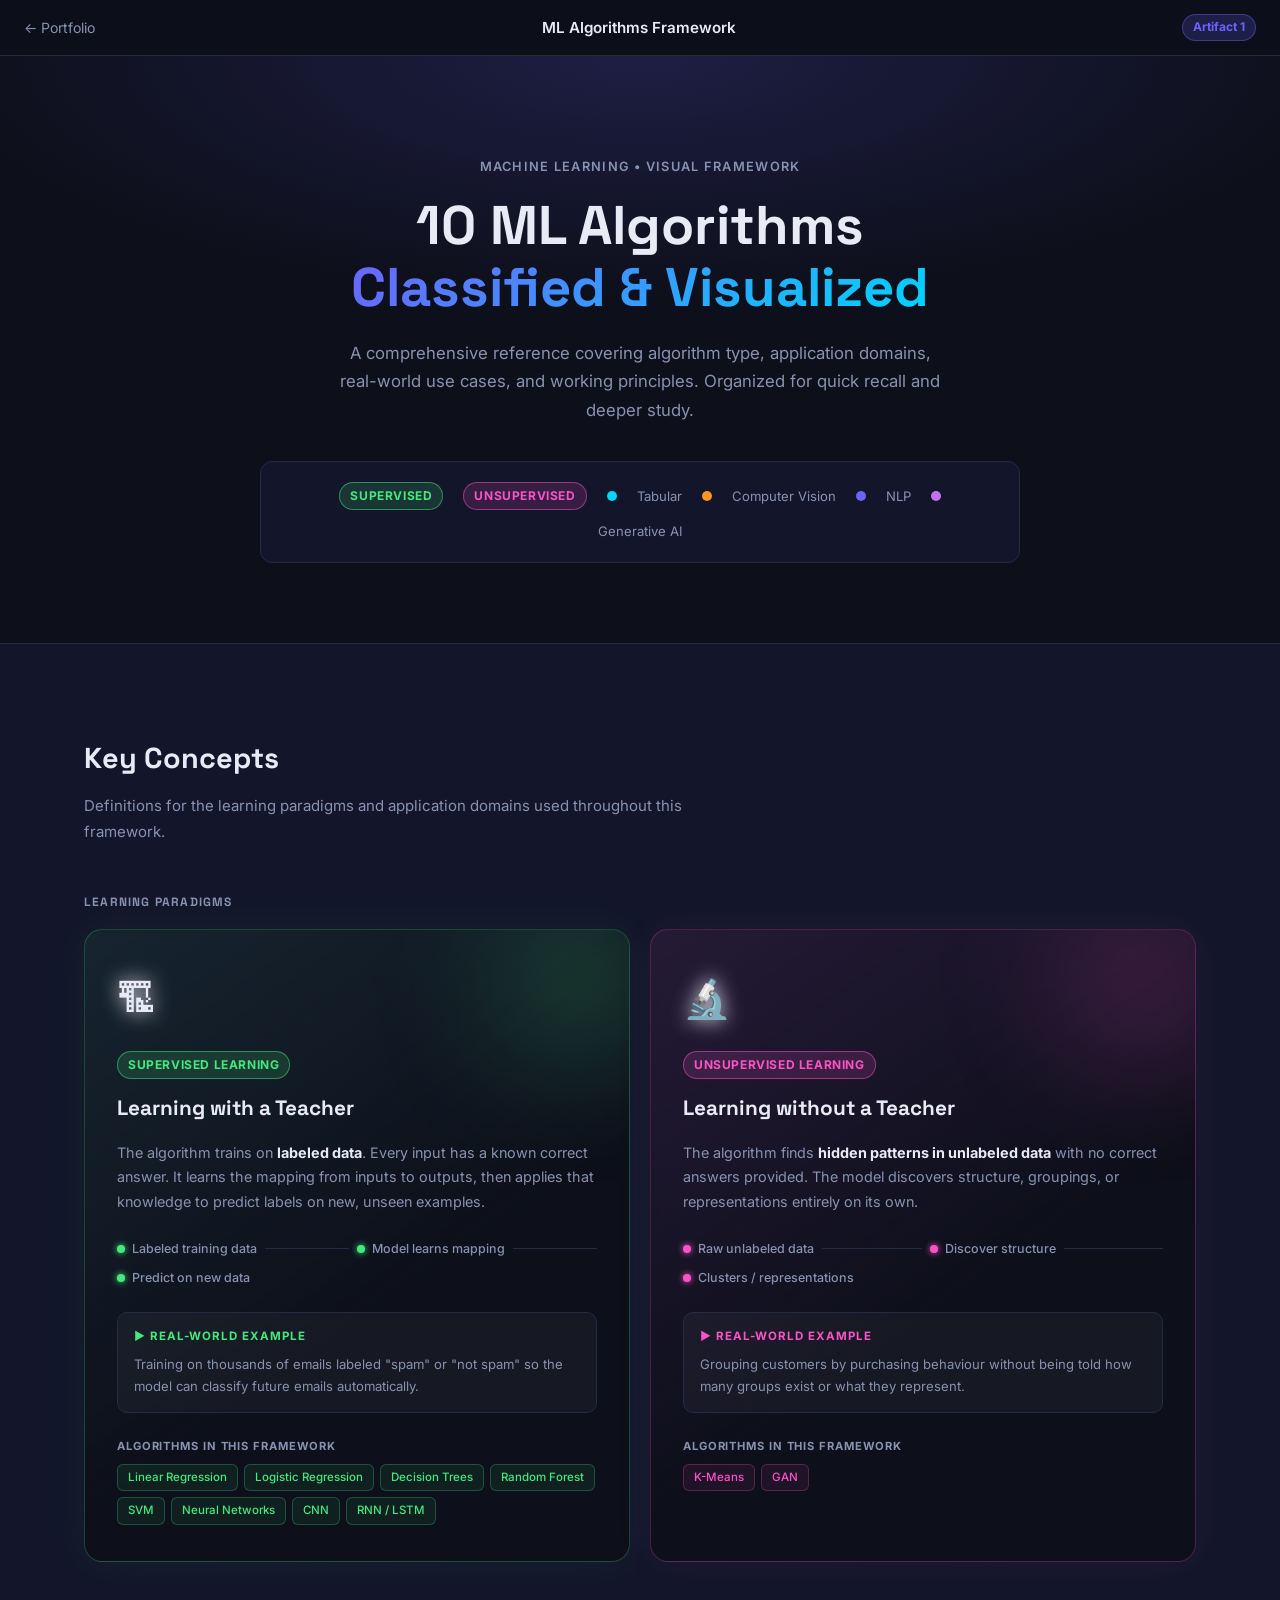
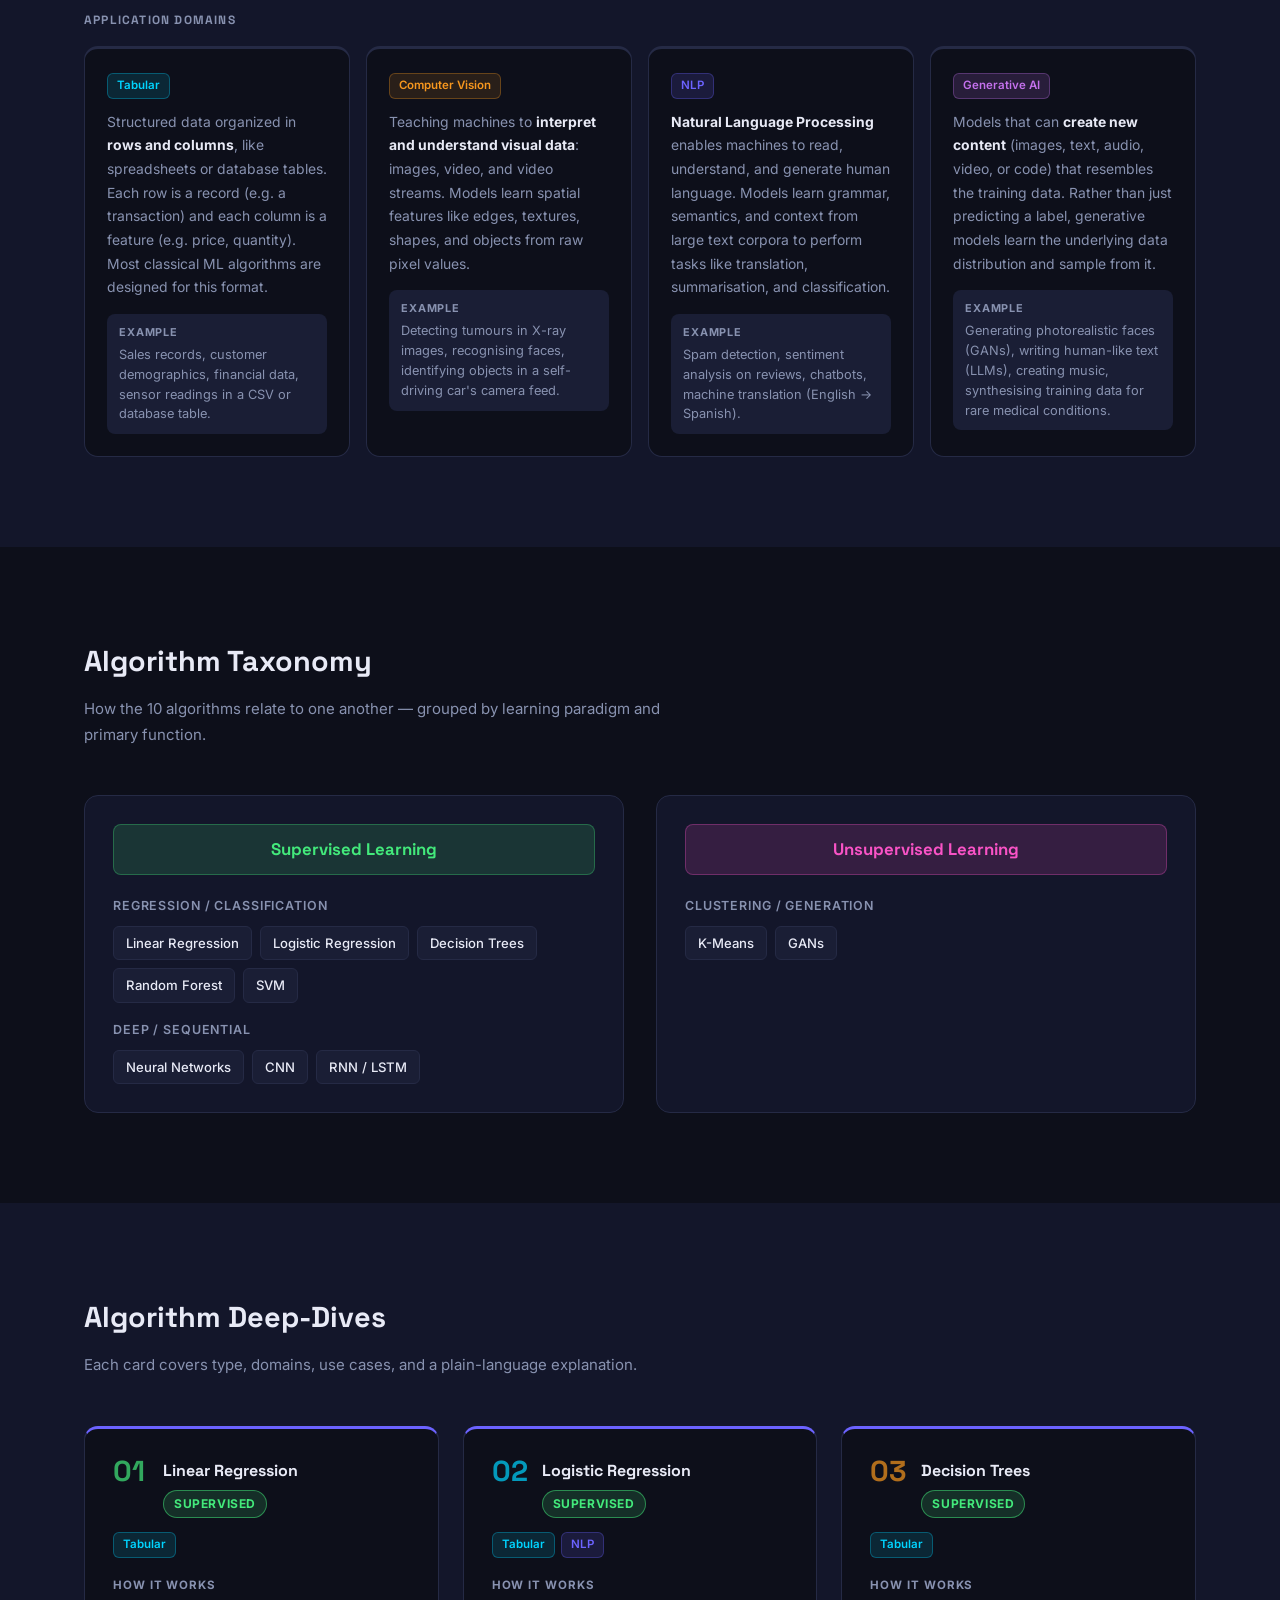
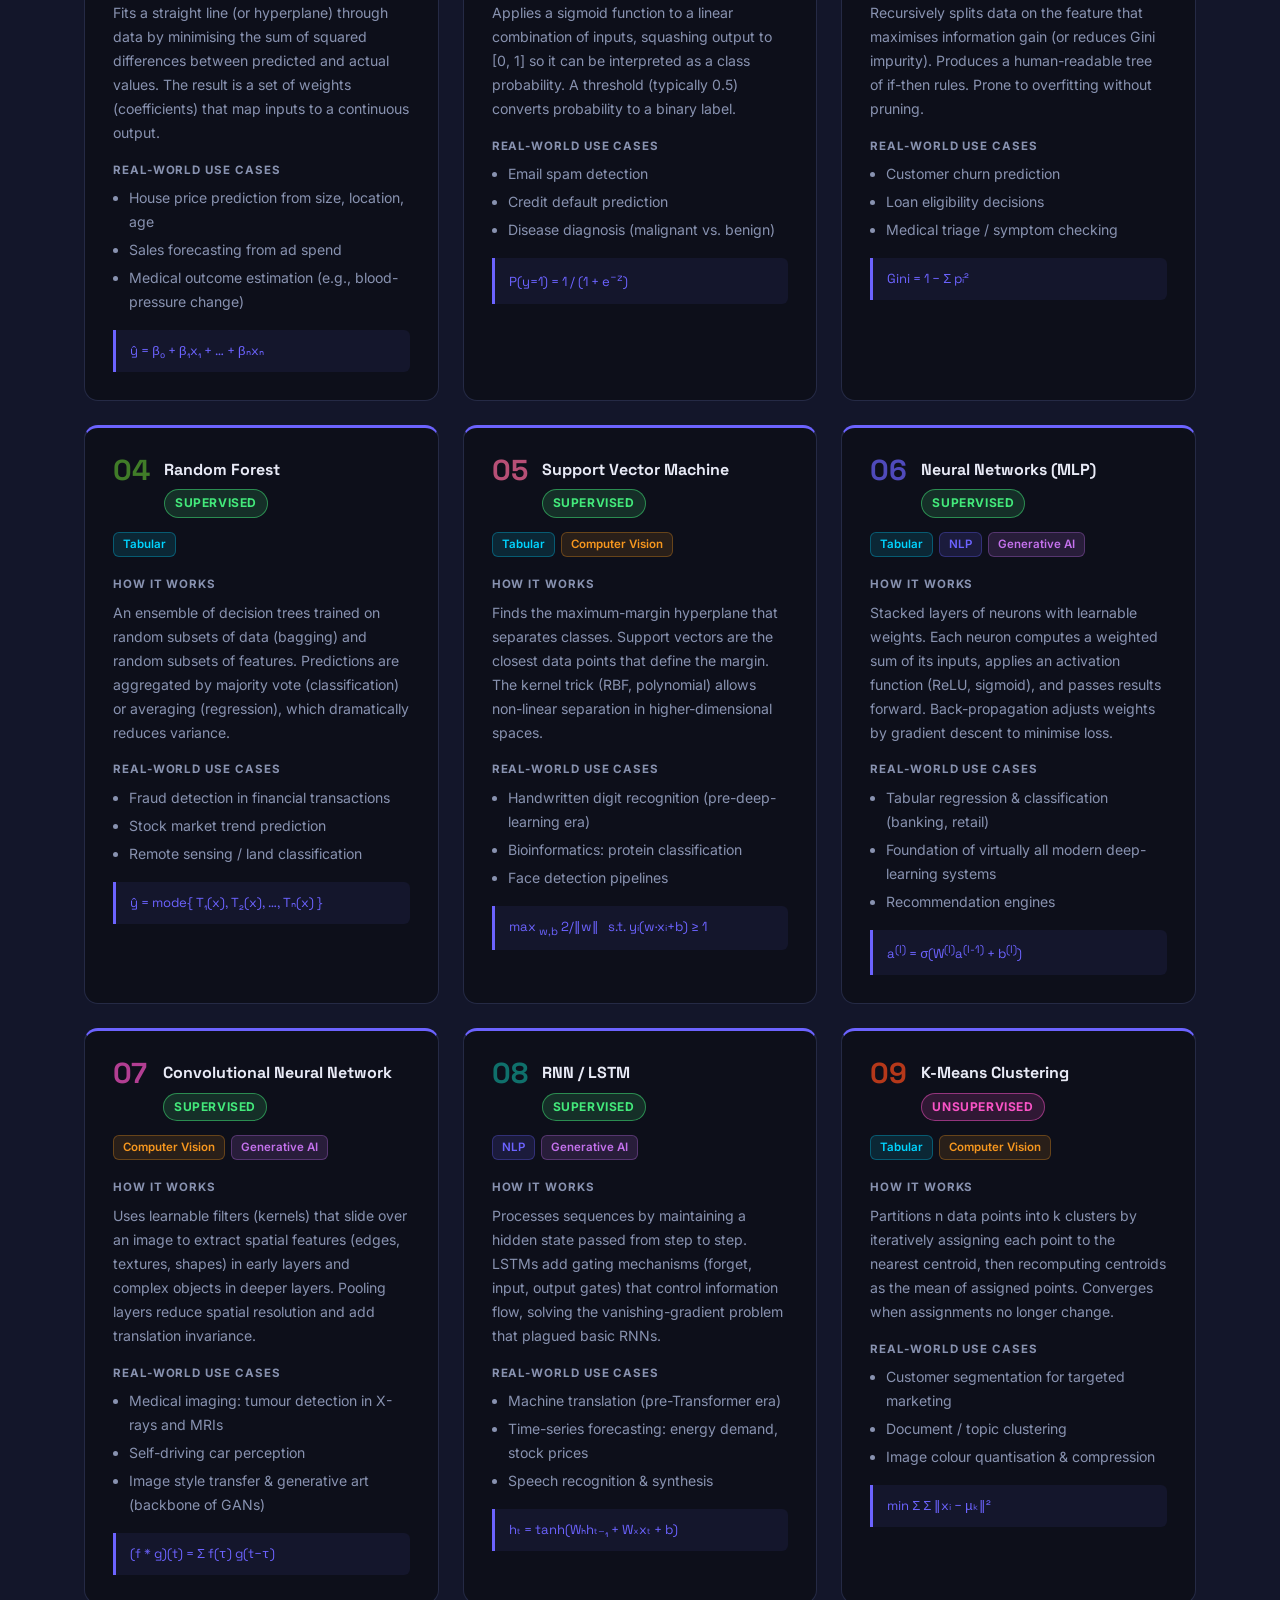
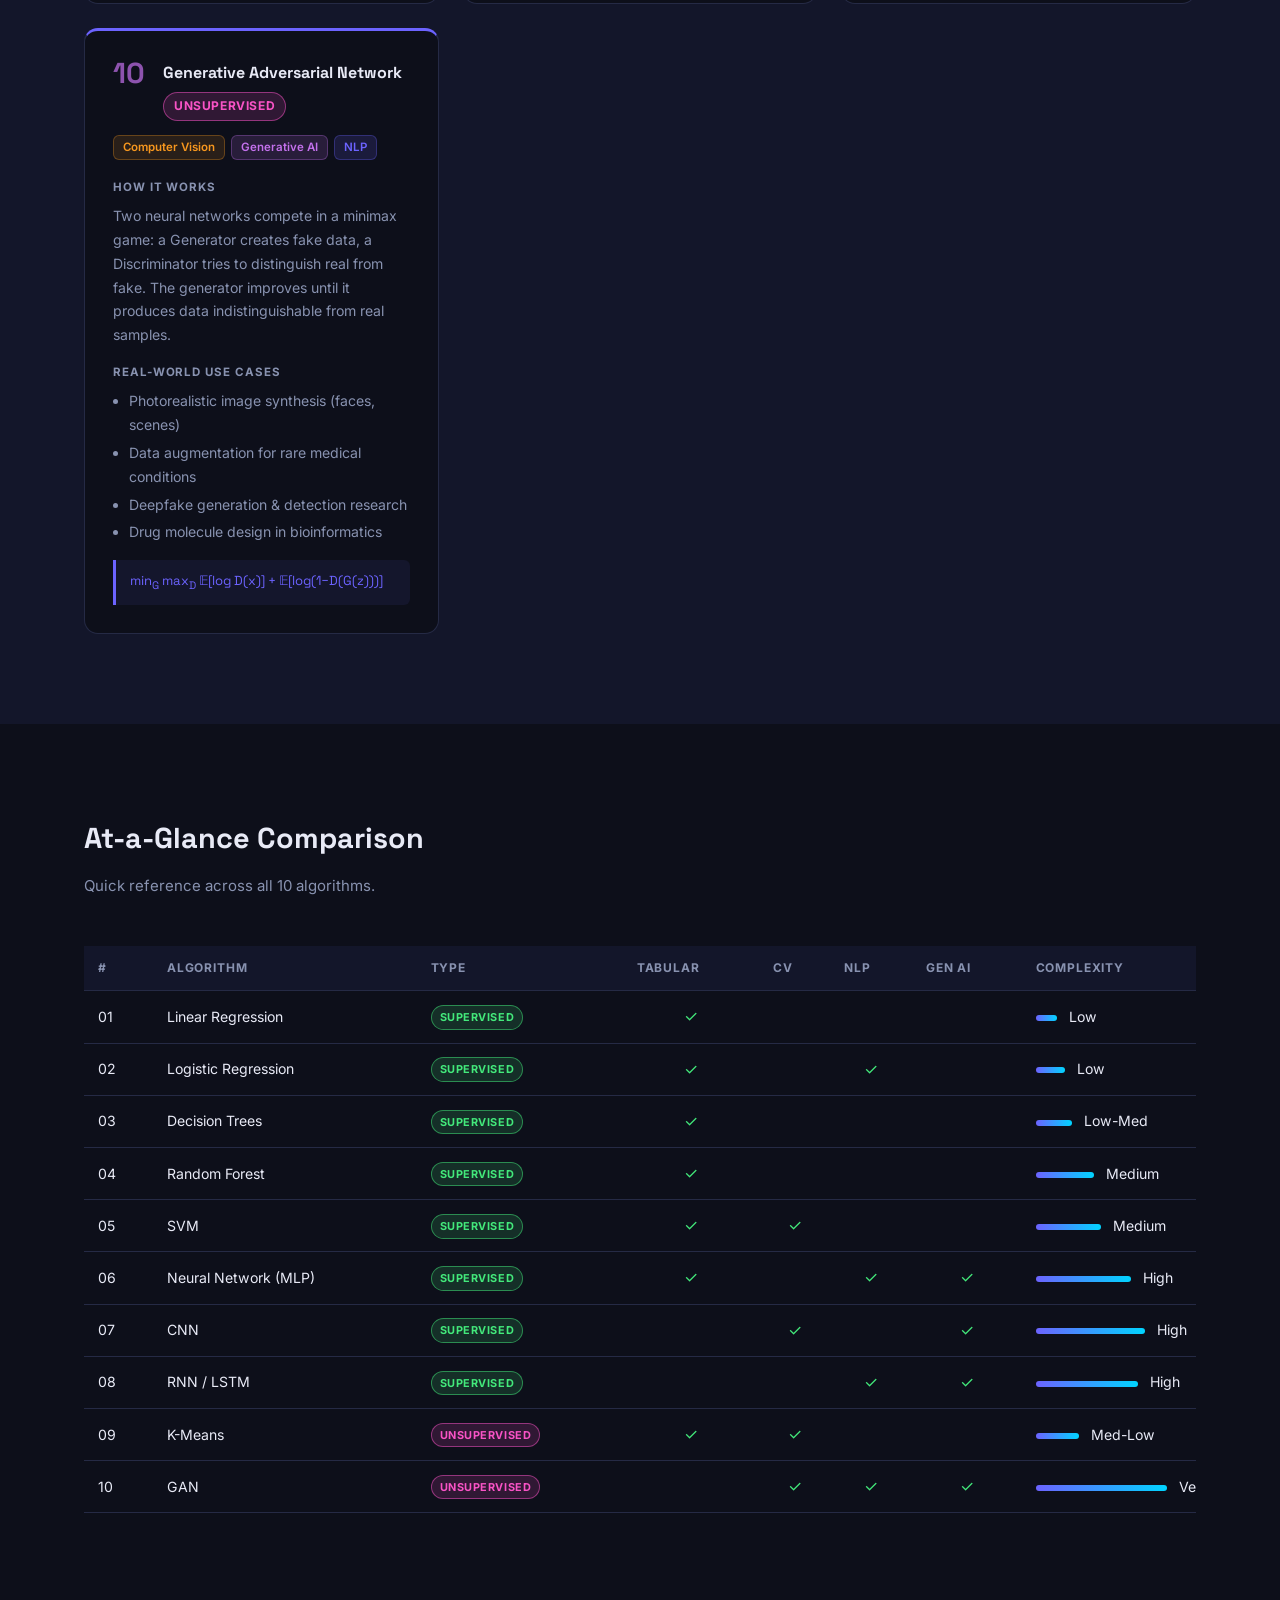
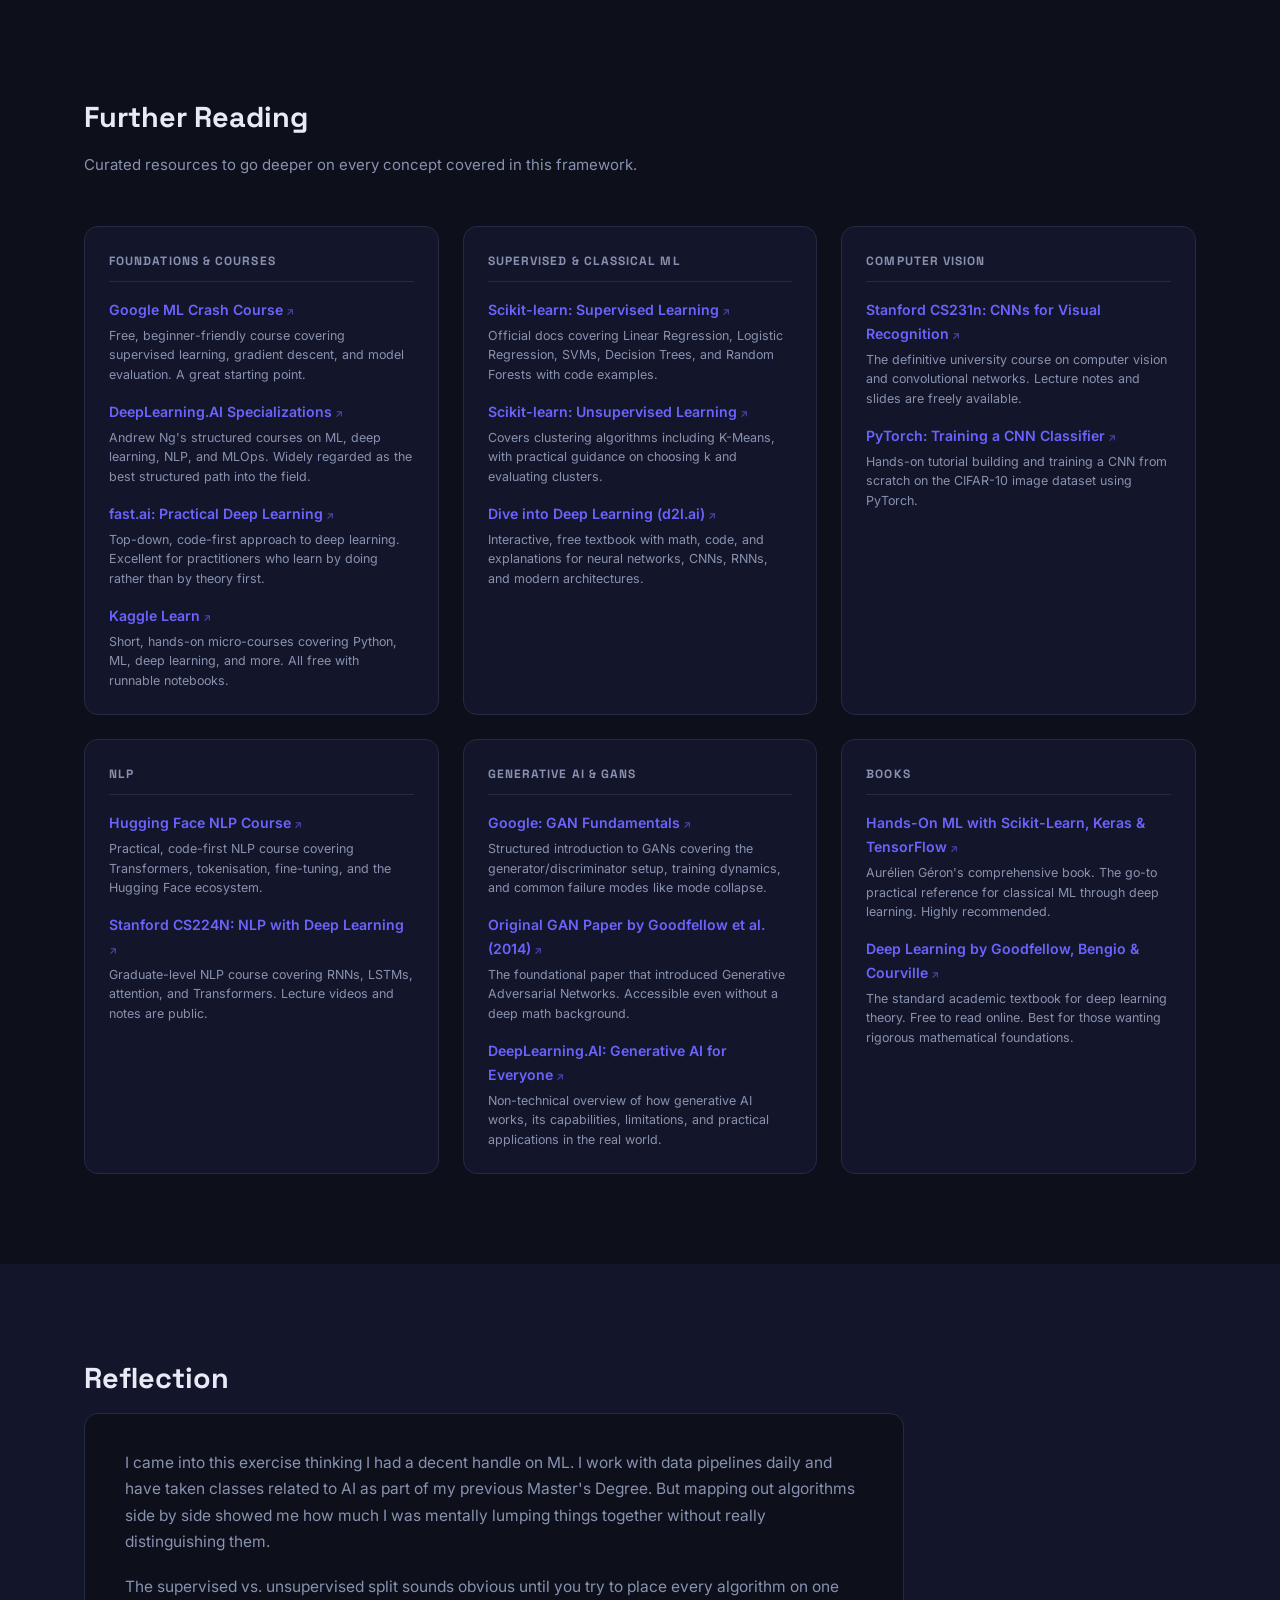
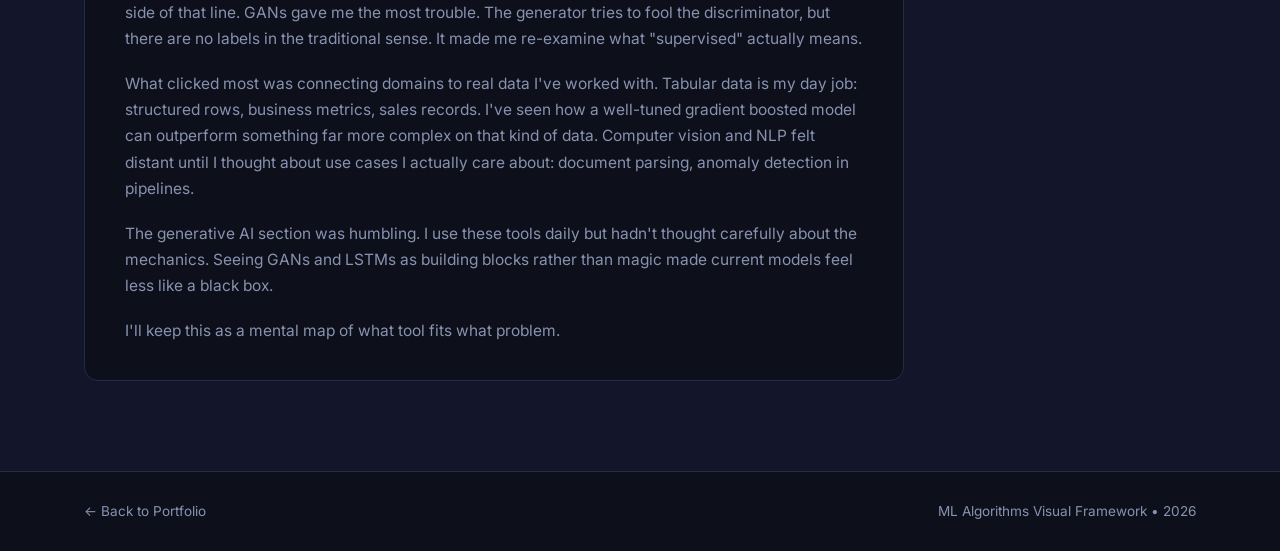
<file: artifacts/ml-algorithms/index.html>
<!DOCTYPE html>
<html lang="en">
<head>
  <meta charset="UTF-8" />
  <meta name="viewport" content="width=device-width, initial-scale=1.0" />
  <title>ML Algorithms Visual Framework</title>
  <link rel="preconnect" href="https://fonts.googleapis.com" />
  <link rel="preconnect" href="https://fonts.gstatic.com" crossorigin />
  <link href="https://fonts.googleapis.com/css2?family=Inter:wght@300;400;500;600;700;800&family=Space+Grotesk:wght@400;500;600;700&display=swap" rel="stylesheet" />
  <link rel="stylesheet" href="style.css" />
</head>
<body>

  <!-- ── NAV ──────────────────────────────────────────────── -->
  <nav class="topbar">
    <a href="../../index.html" class="back-link">&#8592; Portfolio</a>
    <span class="topbar-title">ML Algorithms Framework</span>
    <span class="topbar-badge">Artifact 1</span>
  </nav>

  <!-- ── HERO ─────────────────────────────────────────────── -->
  <header class="artifact-hero">
    <div class="hero-inner">
      <p class="eyebrow">Machine Learning &bull; Visual Framework</p>
      <h1>10 ML Algorithms<br /><span class="grad">Classified &amp; Visualized</span></h1>
      <p class="hero-desc">A comprehensive reference covering algorithm type, application domains, real-world use cases, and working principles. Organized for quick recall and deeper study.</p>
      <div class="legend">
        <span class="pill supervised">Supervised</span>
        <span class="pill unsupervised">Unsupervised</span>
        <span class="domain-dot tabular"></span><span class="domain-label">Tabular</span>
        <span class="domain-dot cv"></span><span class="domain-label">Computer Vision</span>
        <span class="domain-dot nlp"></span><span class="domain-label">NLP</span>
        <span class="domain-dot gen"></span><span class="domain-label">Generative AI</span>
      </div>
    </div>
  </header>

  <!-- ── KEY CONCEPTS ─────────────────────────────────────── -->
  <section class="section section-concepts">
    <div class="container">
      <h2 class="sec-title">Key Concepts</h2>
      <p class="sec-desc">Definitions for the learning paradigms and application domains used throughout this framework.</p>

      <div class="concepts-grid">

        <div class="concept-group">
          <div class="concept-group-title">Learning Paradigms</div>
          <div class="paradigm-cards">

            <div class="paradigm-card paradigm-supervised">
              <div class="paradigm-glow"></div>
              <div class="paradigm-icon">&#127959;</div>
              <div class="paradigm-content">
                <div class="paradigm-top">
                  <span class="pill supervised">Supervised Learning</span>
                </div>
                <h3 class="paradigm-heading">Learning with a Teacher</h3>
                <p class="paradigm-body">The algorithm trains on <strong>labeled data</strong>. Every input has a known correct answer. It learns the mapping from inputs to outputs, then applies that knowledge to predict labels on new, unseen examples.</p>
                <div class="paradigm-flow">
                  <div class="pf-step">
                    <div class="pf-dot"></div>
                    <span>Labeled training data</span>
                  </div>
                  <div class="pf-line"></div>
                  <div class="pf-step">
                    <div class="pf-dot"></div>
                    <span>Model learns mapping</span>
                  </div>
                  <div class="pf-line"></div>
                  <div class="pf-step">
                    <div class="pf-dot"></div>
                    <span>Predict on new data</span>
                  </div>
                </div>
                <div class="paradigm-example">
                  <span class="paradigm-eg-label">&#9654; Real-world example</span>
                  <p>Training on thousands of emails labeled "spam" or "not spam" so the model can classify future emails automatically.</p>
                </div>
                <div class="paradigm-algos">
                  <span class="paradigm-algos-label">Algorithms in this framework</span>
                  <div class="paradigm-algo-tags">
                    <span>Linear Regression</span>
                    <span>Logistic Regression</span>
                    <span>Decision Trees</span>
                    <span>Random Forest</span>
                    <span>SVM</span>
                    <span>Neural Networks</span>
                    <span>CNN</span>
                    <span>RNN / LSTM</span>
                  </div>
                </div>
              </div>
            </div>

            <div class="paradigm-card paradigm-unsupervised">
              <div class="paradigm-glow"></div>
              <div class="paradigm-icon">&#128300;</div>
              <div class="paradigm-content">
                <div class="paradigm-top">
                  <span class="pill unsupervised">Unsupervised Learning</span>
                </div>
                <h3 class="paradigm-heading">Learning without a Teacher</h3>
                <p class="paradigm-body">The algorithm finds <strong>hidden patterns in unlabeled data</strong> with no correct answers provided. The model discovers structure, groupings, or representations entirely on its own.</p>
                <div class="paradigm-flow">
                  <div class="pf-step">
                    <div class="pf-dot"></div>
                    <span>Raw unlabeled data</span>
                  </div>
                  <div class="pf-line"></div>
                  <div class="pf-step">
                    <div class="pf-dot"></div>
                    <span>Discover structure</span>
                  </div>
                  <div class="pf-line"></div>
                  <div class="pf-step">
                    <div class="pf-dot"></div>
                    <span>Clusters / representations</span>
                  </div>
                </div>
                <div class="paradigm-example">
                  <span class="paradigm-eg-label">&#9654; Real-world example</span>
                  <p>Grouping customers by purchasing behaviour without being told how many groups exist or what they represent.</p>
                </div>
                <div class="paradigm-algos">
                  <span class="paradigm-algos-label">Algorithms in this framework</span>
                  <div class="paradigm-algo-tags">
                    <span>K-Means</span>
                    <span>GAN</span>
                  </div>
                </div>
              </div>
            </div>

          </div>
        </div>

        <div class="concept-group">
          <div class="concept-group-title">Application Domains</div>
          <div class="concept-cards domain-cards">

            <div class="concept-card domain-card">
              <div class="concept-header">
                <span class="dtag tabular">Tabular</span>
              </div>
              <p>Structured data organized in <strong>rows and columns</strong>, like spreadsheets or database tables. Each row is a record (e.g. a transaction) and each column is a feature (e.g. price, quantity). Most classical ML algorithms are designed for this format.</p>
              <div class="concept-example">
                <span class="concept-eg-label">Example</span>
                Sales records, customer demographics, financial data, sensor readings in a CSV or database table.
              </div>
            </div>

            <div class="concept-card domain-card">
              <div class="concept-header">
                <span class="dtag cv">Computer Vision</span>
              </div>
              <p>Teaching machines to <strong>interpret and understand visual data</strong>: images, video, and video streams. Models learn spatial features like edges, textures, shapes, and objects from raw pixel values.</p>
              <div class="concept-example">
                <span class="concept-eg-label">Example</span>
                Detecting tumours in X-ray images, recognising faces, identifying objects in a self-driving car's camera feed.
              </div>
            </div>

            <div class="concept-card domain-card">
              <div class="concept-header">
                <span class="dtag nlp">NLP</span>
              </div>
              <p><strong>Natural Language Processing</strong> enables machines to read, understand, and generate human language. Models learn grammar, semantics, and context from large text corpora to perform tasks like translation, summarisation, and classification.</p>
              <div class="concept-example">
                <span class="concept-eg-label">Example</span>
                Spam detection, sentiment analysis on reviews, chatbots, machine translation (English → Spanish).
              </div>
            </div>

            <div class="concept-card domain-card">
              <div class="concept-header">
                <span class="dtag gen">Generative AI</span>
              </div>
              <p>Models that can <strong>create new content</strong> (images, text, audio, video, or code) that resembles the training data. Rather than just predicting a label, generative models learn the underlying data distribution and sample from it.</p>
              <div class="concept-example">
                <span class="concept-eg-label">Example</span>
                Generating photorealistic faces (GANs), writing human-like text (LLMs), creating music, synthesising training data for rare medical conditions.
              </div>
            </div>

          </div>
        </div>

      </div>
    </div>
  </section>

  <!-- ── TAXONOMY MAP ──────────────────────────────────────── -->
  <section class="section">
    <div class="container">
      <h2 class="sec-title">Algorithm Taxonomy</h2>
      <p class="sec-desc">How the 10 algorithms relate to one another — grouped by learning paradigm and primary function.</p>

      <div class="taxonomy-map">
        <!-- SUPERVISED branch -->
        <div class="taxo-branch">
          <div class="taxo-root supervised-root">Supervised Learning</div>
          <div class="taxo-children">
            <div class="taxo-group">
              <div class="taxo-group-label">Regression / Classification</div>
              <div class="taxo-nodes">
                <a href="#lr"  class="taxo-node">Linear Regression</a>
                <a href="#lr"  class="taxo-node">Logistic Regression</a>
                <a href="#dt"  class="taxo-node">Decision Trees</a>
                <a href="#rf"  class="taxo-node">Random Forest</a>
                <a href="#svm" class="taxo-node">SVM</a>
              </div>
            </div>
            <div class="taxo-group">
              <div class="taxo-group-label">Deep / Sequential</div>
              <div class="taxo-nodes">
                <a href="#nn"  class="taxo-node">Neural Networks</a>
                <a href="#cnn" class="taxo-node">CNN</a>
                <a href="#rnn" class="taxo-node">RNN / LSTM</a>
              </div>
            </div>
          </div>
        </div>

        <!-- UNSUPERVISED branch -->
        <div class="taxo-branch">
          <div class="taxo-root unsupervised-root">Unsupervised Learning</div>
          <div class="taxo-children">
            <div class="taxo-group">
              <div class="taxo-group-label">Clustering / Generation</div>
              <div class="taxo-nodes">
                <a href="#km"  class="taxo-node">K-Means</a>
                <a href="#gan" class="taxo-node">GANs</a>
              </div>
            </div>
          </div>
        </div>
      </div>
    </div>
  </section>

  <!-- ── ALGORITHM CARDS ───────────────────────────────────── -->
  <section class="section section-cards">
    <div class="container">
      <h2 class="sec-title">Algorithm Deep-Dives</h2>
      <p class="sec-desc">Each card covers type, domains, use cases, and a plain-language explanation.</p>

      <div class="cards-grid">

        <!-- ① Linear Regression -->
        <article id="lr" class="algo-card">
          <div class="card-header" style="--accent:#43e97b">
            <span class="algo-num">01</span>
            <div>
              <h3>Linear Regression</h3>
              <span class="pill supervised">Supervised</span>
            </div>
          </div>
          <div class="domain-row">
            <span class="dtag tabular">Tabular</span>
          </div>
          <div class="card-section">
            <div class="label">How It Works</div>
            <p>Fits a straight line (or hyperplane) through data by minimising the sum of squared differences between predicted and actual values. The result is a set of weights (coefficients) that map inputs to a continuous output.</p>
          </div>
          <div class="card-section">
            <div class="label">Real-World Use Cases</div>
            <ul>
              <li>House price prediction from size, location, age</li>
              <li>Sales forecasting from ad spend</li>
              <li>Medical outcome estimation (e.g., blood-pressure change)</li>
            </ul>
          </div>
          <div class="formula">ŷ = β₀ + β₁x₁ + … + βₙxₙ</div>
        </article>

        <!-- ② Logistic Regression -->
        <article id="logr" class="algo-card">
          <div class="card-header" style="--accent:#00d4ff">
            <span class="algo-num">02</span>
            <div>
              <h3>Logistic Regression</h3>
              <span class="pill supervised">Supervised</span>
            </div>
          </div>
          <div class="domain-row">
            <span class="dtag tabular">Tabular</span>
            <span class="dtag nlp">NLP</span>
          </div>
          <div class="card-section">
            <div class="label">How It Works</div>
            <p>Applies a sigmoid function to a linear combination of inputs, squashing output to [0, 1] so it can be interpreted as a class probability. A threshold (typically 0.5) converts probability to a binary label.</p>
          </div>
          <div class="card-section">
            <div class="label">Real-World Use Cases</div>
            <ul>
              <li>Email spam detection</li>
              <li>Credit default prediction</li>
              <li>Disease diagnosis (malignant vs. benign)</li>
            </ul>
          </div>
          <div class="formula">P(y=1) = 1 / (1 + e<sup>−z</sup>)</div>
        </article>

        <!-- ③ Decision Trees -->
        <article id="dt" class="algo-card">
          <div class="card-header" style="--accent:#f7971e">
            <span class="algo-num">03</span>
            <div>
              <h3>Decision Trees</h3>
              <span class="pill supervised">Supervised</span>
            </div>
          </div>
          <div class="domain-row">
            <span class="dtag tabular">Tabular</span>
          </div>
          <div class="card-section">
            <div class="label">How It Works</div>
            <p>Recursively splits data on the feature that maximises information gain (or reduces Gini impurity). Produces a human-readable tree of if-then rules. Prone to overfitting without pruning.</p>
          </div>
          <div class="card-section">
            <div class="label">Real-World Use Cases</div>
            <ul>
              <li>Customer churn prediction</li>
              <li>Loan eligibility decisions</li>
              <li>Medical triage / symptom checking</li>
            </ul>
          </div>
          <div class="formula">Gini = 1 − Σ pᵢ²</div>
        </article>

        <!-- ④ Random Forest -->
        <article id="rf" class="algo-card">
          <div class="card-header" style="--accent:#56ab2f">
            <span class="algo-num">04</span>
            <div>
              <h3>Random Forest</h3>
              <span class="pill supervised">Supervised</span>
            </div>
          </div>
          <div class="domain-row">
            <span class="dtag tabular">Tabular</span>
          </div>
          <div class="card-section">
            <div class="label">How It Works</div>
            <p>An ensemble of decision trees trained on random subsets of data (bagging) and random subsets of features. Predictions are aggregated by majority vote (classification) or averaging (regression), which dramatically reduces variance.</p>
          </div>
          <div class="card-section">
            <div class="label">Real-World Use Cases</div>
            <ul>
              <li>Fraud detection in financial transactions</li>
              <li>Stock market trend prediction</li>
              <li>Remote sensing / land classification</li>
            </ul>
          </div>
          <div class="formula">ŷ = mode{ T₁(x), T₂(x), …, Tₙ(x) }</div>
        </article>

        <!-- ⑤ Support Vector Machine -->
        <article id="svm" class="algo-card">
          <div class="card-header" style="--accent:#ff6b9d">
            <span class="algo-num">05</span>
            <div>
              <h3>Support Vector Machine</h3>
              <span class="pill supervised">Supervised</span>
            </div>
          </div>
          <div class="domain-row">
            <span class="dtag tabular">Tabular</span>
            <span class="dtag cv">Computer Vision</span>
          </div>
          <div class="card-section">
            <div class="label">How It Works</div>
            <p>Finds the maximum-margin hyperplane that separates classes. Support vectors are the closest data points that define the margin. The kernel trick (RBF, polynomial) allows non-linear separation in higher-dimensional spaces.</p>
          </div>
          <div class="card-section">
            <div class="label">Real-World Use Cases</div>
            <ul>
              <li>Handwritten digit recognition (pre-deep-learning era)</li>
              <li>Bioinformatics: protein classification</li>
              <li>Face detection pipelines</li>
            </ul>
          </div>
          <div class="formula">max <sub>w,b</sub> 2/‖w‖ &nbsp; s.t. yᵢ(w·xᵢ+b) ≥ 1</div>
        </article>

        <!-- ⑥ Neural Networks -->
        <article id="nn" class="algo-card">
          <div class="card-header" style="--accent:#6c63ff">
            <span class="algo-num">06</span>
            <div>
              <h3>Neural Networks (MLP)</h3>
              <span class="pill supervised">Supervised</span>
            </div>
          </div>
          <div class="domain-row">
            <span class="dtag tabular">Tabular</span>
            <span class="dtag nlp">NLP</span>
            <span class="dtag gen">Generative AI</span>
          </div>
          <div class="card-section">
            <div class="label">How It Works</div>
            <p>Stacked layers of neurons with learnable weights. Each neuron computes a weighted sum of its inputs, applies an activation function (ReLU, sigmoid), and passes results forward. Back-propagation adjusts weights by gradient descent to minimise loss.</p>
          </div>
          <div class="card-section">
            <div class="label">Real-World Use Cases</div>
            <ul>
              <li>Tabular regression &amp; classification (banking, retail)</li>
              <li>Foundation of virtually all modern deep-learning systems</li>
              <li>Recommendation engines</li>
            </ul>
          </div>
          <div class="formula">a<sup>(l)</sup> = σ(W<sup>(l)</sup>a<sup>(l-1)</sup> + b<sup>(l)</sup>)</div>
        </article>

        <!-- ⑦ CNN -->
        <article id="cnn" class="algo-card">
          <div class="card-header" style="--accent:#f953c6">
            <span class="algo-num">07</span>
            <div>
              <h3>Convolutional Neural Network</h3>
              <span class="pill supervised">Supervised</span>
            </div>
          </div>
          <div class="domain-row">
            <span class="dtag cv">Computer Vision</span>
            <span class="dtag gen">Generative AI</span>
          </div>
          <div class="card-section">
            <div class="label">How It Works</div>
            <p>Uses learnable filters (kernels) that slide over an image to extract spatial features (edges, textures, shapes) in early layers and complex objects in deeper layers. Pooling layers reduce spatial resolution and add translation invariance.</p>
          </div>
          <div class="card-section">
            <div class="label">Real-World Use Cases</div>
            <ul>
              <li>Medical imaging: tumour detection in X-rays and MRIs</li>
              <li>Self-driving car perception</li>
              <li>Image style transfer &amp; generative art (backbone of GANs)</li>
            </ul>
          </div>
          <div class="formula">(f * g)(t) = Σ f(τ) g(t−τ)</div>
        </article>

        <!-- ⑧ RNN / LSTM -->
        <article id="rnn" class="algo-card">
          <div class="card-header" style="--accent:#11998e">
            <span class="algo-num">08</span>
            <div>
              <h3>RNN / LSTM</h3>
              <span class="pill supervised">Supervised</span>
            </div>
          </div>
          <div class="domain-row">
            <span class="dtag nlp">NLP</span>
            <span class="dtag gen">Generative AI</span>
          </div>
          <div class="card-section">
            <div class="label">How It Works</div>
            <p>Processes sequences by maintaining a hidden state passed from step to step. LSTMs add gating mechanisms (forget, input, output gates) that control information flow, solving the vanishing-gradient problem that plagued basic RNNs.</p>
          </div>
          <div class="card-section">
            <div class="label">Real-World Use Cases</div>
            <ul>
              <li>Machine translation (pre-Transformer era)</li>
              <li>Time-series forecasting: energy demand, stock prices</li>
              <li>Speech recognition &amp; synthesis</li>
            </ul>
          </div>
          <div class="formula">hₜ = tanh(Wₕhₜ₋₁ + Wₓxₜ + b)</div>
        </article>

        <!-- ⑨ K-Means Clustering -->
        <article id="km" class="algo-card">
          <div class="card-header" style="--accent:#fc4a1a">
            <span class="algo-num">09</span>
            <div>
              <h3>K-Means Clustering</h3>
              <span class="pill unsupervised">Unsupervised</span>
            </div>
          </div>
          <div class="domain-row">
            <span class="dtag tabular">Tabular</span>
            <span class="dtag cv">Computer Vision</span>
          </div>
          <div class="card-section">
            <div class="label">How It Works</div>
            <p>Partitions n data points into k clusters by iteratively assigning each point to the nearest centroid, then recomputing centroids as the mean of assigned points. Converges when assignments no longer change.</p>
          </div>
          <div class="card-section">
            <div class="label">Real-World Use Cases</div>
            <ul>
              <li>Customer segmentation for targeted marketing</li>
              <li>Document / topic clustering</li>
              <li>Image colour quantisation &amp; compression</li>
            </ul>
          </div>
          <div class="formula">min Σ Σ ‖xᵢ − μₖ‖²</div>
        </article>

        <!-- ⑩ GANs -->
        <article id="gan" class="algo-card">
          <div class="card-header" style="--accent:#c471ed">
            <span class="algo-num">10</span>
            <div>
              <h3>Generative Adversarial Network</h3>
              <span class="pill unsupervised">Unsupervised</span>
            </div>
          </div>
          <div class="domain-row">
            <span class="dtag cv">Computer Vision</span>
            <span class="dtag gen">Generative AI</span>
            <span class="dtag nlp">NLP</span>
          </div>
          <div class="card-section">
            <div class="label">How It Works</div>
            <p>Two neural networks compete in a minimax game: a Generator creates fake data, a Discriminator tries to distinguish real from fake. The generator improves until it produces data indistinguishable from real samples.</p>
          </div>
          <div class="card-section">
            <div class="label">Real-World Use Cases</div>
            <ul>
              <li>Photorealistic image synthesis (faces, scenes)</li>
              <li>Data augmentation for rare medical conditions</li>
              <li>Deepfake generation &amp; detection research</li>
              <li>Drug molecule design in bioinformatics</li>
            </ul>
          </div>
          <div class="formula">min<sub>G</sub> max<sub>D</sub> 𝔼[log D(x)] + 𝔼[log(1−D(G(z)))]</div>
        </article>

      </div><!-- /cards-grid -->
    </div>
  </section>

  <!-- ── COMPARISON TABLE ──────────────────────────────────── -->
  <section class="section section-table">
    <div class="container">
      <h2 class="sec-title">At-a-Glance Comparison</h2>
      <p class="sec-desc">Quick reference across all 10 algorithms.</p>

      <div class="table-wrap">
        <table class="compare-table">
          <thead>
            <tr>
              <th>#</th>
              <th>Algorithm</th>
              <th>Type</th>
              <th>Tabular</th>
              <th>CV</th>
              <th>NLP</th>
              <th>Gen AI</th>
              <th>Complexity</th>
            </tr>
          </thead>
          <tbody>
            <tr>
              <td>01</td><td>Linear Regression</td>
              <td><span class="pill supervised sm">Supervised</span></td>
              <td class="chk">&#10003;</td><td></td><td></td><td></td>
              <td><span class="bar" style="--w:15%"></span> Low</td>
            </tr>
            <tr>
              <td>02</td><td>Logistic Regression</td>
              <td><span class="pill supervised sm">Supervised</span></td>
              <td class="chk">&#10003;</td><td></td><td class="chk">&#10003;</td><td></td>
              <td><span class="bar" style="--w:20%"></span> Low</td>
            </tr>
            <tr>
              <td>03</td><td>Decision Trees</td>
              <td><span class="pill supervised sm">Supervised</span></td>
              <td class="chk">&#10003;</td><td></td><td></td><td></td>
              <td><span class="bar" style="--w:25%"></span> Low-Med</td>
            </tr>
            <tr>
              <td>04</td><td>Random Forest</td>
              <td><span class="pill supervised sm">Supervised</span></td>
              <td class="chk">&#10003;</td><td></td><td></td><td></td>
              <td><span class="bar" style="--w:40%"></span> Medium</td>
            </tr>
            <tr>
              <td>05</td><td>SVM</td>
              <td><span class="pill supervised sm">Supervised</span></td>
              <td class="chk">&#10003;</td><td class="chk">&#10003;</td><td></td><td></td>
              <td><span class="bar" style="--w:45%"></span> Medium</td>
            </tr>
            <tr>
              <td>06</td><td>Neural Network (MLP)</td>
              <td><span class="pill supervised sm">Supervised</span></td>
              <td class="chk">&#10003;</td><td></td><td class="chk">&#10003;</td><td class="chk">&#10003;</td>
              <td><span class="bar" style="--w:65%"></span> High</td>
            </tr>
            <tr>
              <td>07</td><td>CNN</td>
              <td><span class="pill supervised sm">Supervised</span></td>
              <td></td><td class="chk">&#10003;</td><td></td><td class="chk">&#10003;</td>
              <td><span class="bar" style="--w:75%"></span> High</td>
            </tr>
            <tr>
              <td>08</td><td>RNN / LSTM</td>
              <td><span class="pill supervised sm">Supervised</span></td>
              <td></td><td></td><td class="chk">&#10003;</td><td class="chk">&#10003;</td>
              <td><span class="bar" style="--w:70%"></span> High</td>
            </tr>
            <tr>
              <td>09</td><td>K-Means</td>
              <td><span class="pill unsupervised sm">Unsupervised</span></td>
              <td class="chk">&#10003;</td><td class="chk">&#10003;</td><td></td><td></td>
              <td><span class="bar" style="--w:30%"></span> Med-Low</td>
            </tr>
            <tr>
              <td>10</td><td>GAN</td>
              <td><span class="pill unsupervised sm">Unsupervised</span></td>
              <td></td><td class="chk">&#10003;</td><td class="chk">&#10003;</td><td class="chk">&#10003;</td>
              <td><span class="bar" style="--w:90%"></span> Very High</td>
            </tr>
          </tbody>
        </table>
      </div>
    </div>
  </section>

  <!-- ── FURTHER READING ──────────────────────────────────── -->
  <section class="section section-reading">
    <div class="container">
      <h2 class="sec-title">Further Reading</h2>
      <p class="sec-desc">Curated resources to go deeper on every concept covered in this framework.</p>

      <div class="reading-grid">

        <div class="reading-group">
          <div class="reading-group-title">Foundations &amp; Courses</div>
          <ul class="reading-list">
            <li>
              <a href="https://developers.google.com/machine-learning/crash-course" target="_blank" rel="noopener">Google ML Crash Course</a>
              <span class="reading-desc">Free, beginner-friendly course covering supervised learning, gradient descent, and model evaluation. A great starting point.</span>
            </li>
            <li>
              <a href="https://www.deeplearning.ai/courses/" target="_blank" rel="noopener">DeepLearning.AI Specializations</a>
              <span class="reading-desc">Andrew Ng's structured courses on ML, deep learning, NLP, and MLOps. Widely regarded as the best structured path into the field.</span>
            </li>
            <li>
              <a href="https://www.fast.ai" target="_blank" rel="noopener">fast.ai: Practical Deep Learning</a>
              <span class="reading-desc">Top-down, code-first approach to deep learning. Excellent for practitioners who learn by doing rather than by theory first.</span>
            </li>
            <li>
              <a href="https://kaggle.com/learn" target="_blank" rel="noopener">Kaggle Learn</a>
              <span class="reading-desc">Short, hands-on micro-courses covering Python, ML, deep learning, and more. All free with runnable notebooks.</span>
            </li>
          </ul>
        </div>

        <div class="reading-group">
          <div class="reading-group-title">Supervised &amp; Classical ML</div>
          <ul class="reading-list">
            <li>
              <a href="https://scikit-learn.org/stable/supervised_learning.html" target="_blank" rel="noopener">Scikit-learn: Supervised Learning</a>
              <span class="reading-desc">Official docs covering Linear Regression, Logistic Regression, SVMs, Decision Trees, and Random Forests with code examples.</span>
            </li>
            <li>
              <a href="https://scikit-learn.org/stable/unsupervised_learning.html" target="_blank" rel="noopener">Scikit-learn: Unsupervised Learning</a>
              <span class="reading-desc">Covers clustering algorithms including K-Means, with practical guidance on choosing k and evaluating clusters.</span>
            </li>
            <li>
              <a href="https://d2l.ai" target="_blank" rel="noopener">Dive into Deep Learning (d2l.ai)</a>
              <span class="reading-desc">Interactive, free textbook with math, code, and explanations for neural networks, CNNs, RNNs, and modern architectures.</span>
            </li>
          </ul>
        </div>

        <div class="reading-group">
          <div class="reading-group-title">Computer Vision</div>
          <ul class="reading-list">
            <li>
              <a href="https://cs231n.stanford.edu" target="_blank" rel="noopener">Stanford CS231n: CNNs for Visual Recognition</a>
              <span class="reading-desc">The definitive university course on computer vision and convolutional networks. Lecture notes and slides are freely available.</span>
            </li>
            <li>
              <a href="https://pytorch.org/tutorials/beginner/blitz/cifar10_tutorial.html" target="_blank" rel="noopener">PyTorch: Training a CNN Classifier</a>
              <span class="reading-desc">Hands-on tutorial building and training a CNN from scratch on the CIFAR-10 image dataset using PyTorch.</span>
            </li>
          </ul>
        </div>

        <div class="reading-group">
          <div class="reading-group-title">NLP</div>
          <ul class="reading-list">
            <li>
              <a href="https://huggingface.co/learn/nlp-course" target="_blank" rel="noopener">Hugging Face NLP Course</a>
              <span class="reading-desc">Practical, code-first NLP course covering Transformers, tokenisation, fine-tuning, and the Hugging Face ecosystem.</span>
            </li>
            <li>
              <a href="https://web.stanford.edu/class/cs224n/" target="_blank" rel="noopener">Stanford CS224N: NLP with Deep Learning</a>
              <span class="reading-desc">Graduate-level NLP course covering RNNs, LSTMs, attention, and Transformers. Lecture videos and notes are public.</span>
            </li>
          </ul>
        </div>

        <div class="reading-group">
          <div class="reading-group-title">Generative AI &amp; GANs</div>
          <ul class="reading-list">
            <li>
              <a href="https://developers.google.com/machine-learning/gan" target="_blank" rel="noopener">Google: GAN Fundamentals</a>
              <span class="reading-desc">Structured introduction to GANs covering the generator/discriminator setup, training dynamics, and common failure modes like mode collapse.</span>
            </li>
            <li>
              <a href="https://arxiv.org/abs/1406.2661" target="_blank" rel="noopener">Original GAN Paper by Goodfellow et al. (2014)</a>
              <span class="reading-desc">The foundational paper that introduced Generative Adversarial Networks. Accessible even without a deep math background.</span>
            </li>
            <li>
              <a href="https://www.deeplearning.ai/courses/generative-ai-for-everyone/" target="_blank" rel="noopener">DeepLearning.AI: Generative AI for Everyone</a>
              <span class="reading-desc">Non-technical overview of how generative AI works, its capabilities, limitations, and practical applications in the real world.</span>
            </li>
          </ul>
        </div>

        <div class="reading-group">
          <div class="reading-group-title">Books</div>
          <ul class="reading-list">
            <li>
              <a href="https://www.oreilly.com/library/view/hands-on-machine-learning/9781098125967/" target="_blank" rel="noopener">Hands-On ML with Scikit-Learn, Keras &amp; TensorFlow</a>
              <span class="reading-desc">Aurélien Géron's comprehensive book. The go-to practical reference for classical ML through deep learning. Highly recommended.</span>
            </li>
            <li>
              <a href="https://www.deeplearningbook.org" target="_blank" rel="noopener">Deep Learning by Goodfellow, Bengio &amp; Courville</a>
              <span class="reading-desc">The standard academic textbook for deep learning theory. Free to read online. Best for those wanting rigorous mathematical foundations.</span>
            </li>
          </ul>
        </div>

      </div>
    </div>
  </section>

  <!-- ── REFLECTION ────────────────────────────────────────── -->
  <section class="section section-reflection">
    <div class="container">
      <h2 class="sec-title">Reflection</h2>
      <div class="reflection-card">
        <p>I came into this exercise thinking I had a decent handle on ML. I work with data pipelines daily and have taken classes related to AI as part of my previous Master's Degree. But mapping out algorithms side by side showed me how much I was mentally lumping things together without really distinguishing them.</p>

        <p>The supervised vs. unsupervised split sounds obvious until you try to place every algorithm on one side of that line. GANs gave me the most trouble. The generator tries to fool the discriminator, but there are no labels in the traditional sense. It made me re-examine what "supervised" actually means.</p>

        <p>What clicked most was connecting domains to real data I've worked with. Tabular data is my day job: structured rows, business metrics, sales records. I've seen how a well-tuned gradient boosted model can outperform something far more complex on that kind of data. Computer vision and NLP felt distant until I thought about use cases I actually care about: document parsing, anomaly detection in pipelines.</p>

        <p>The generative AI section was humbling. I use these tools daily but hadn't thought carefully about the mechanics. Seeing GANs and LSTMs as building blocks rather than magic made current models feel less like a black box.</p>

        <p>I'll keep this as a mental map of what tool fits what problem.</p>
      </div>
    </div>
  </section>

  <!-- ── FOOTER ─────────────────────────────────────────────── -->
  <footer class="art-footer">
    <div class="container">
      <a href="../../index.html">&larr; Back to Portfolio</a>
      <span>ML Algorithms Visual Framework &bull; 2026</span>
    </div>
  </footer>

</body>
</html>
</file>
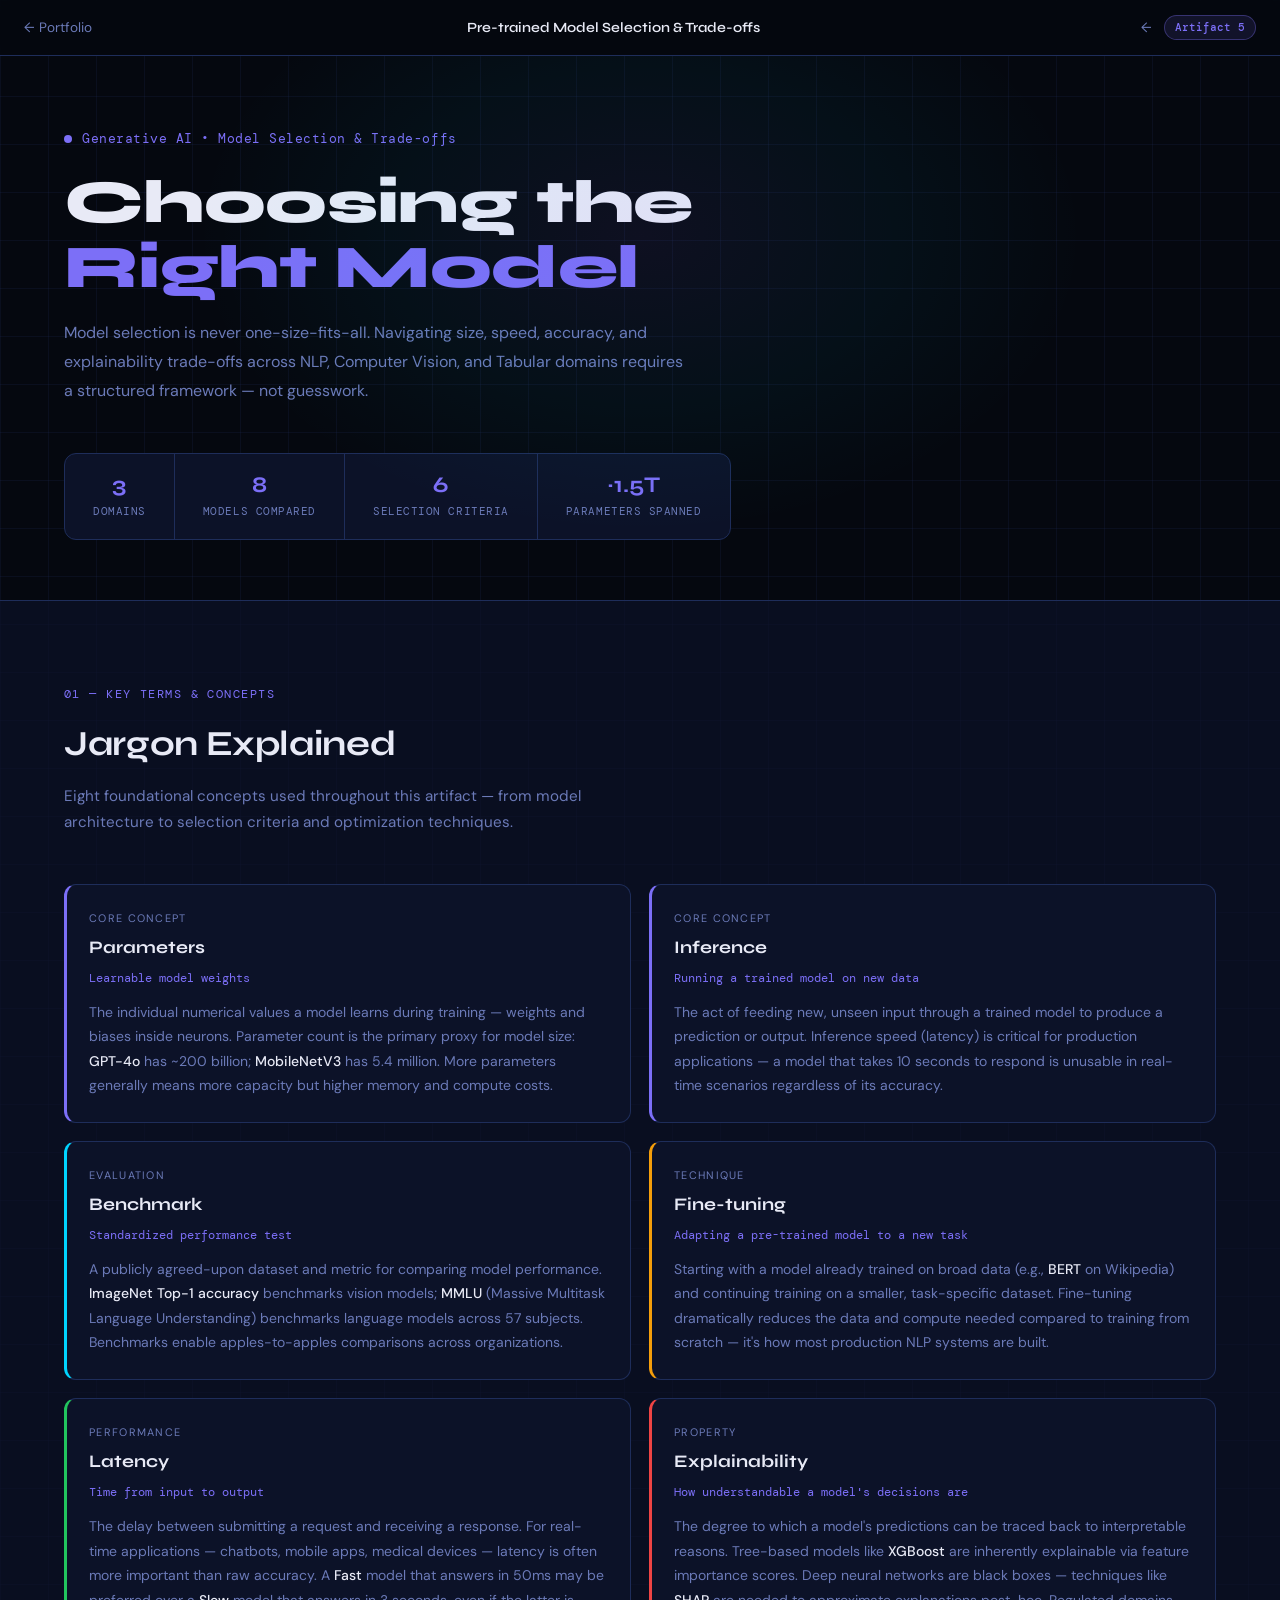
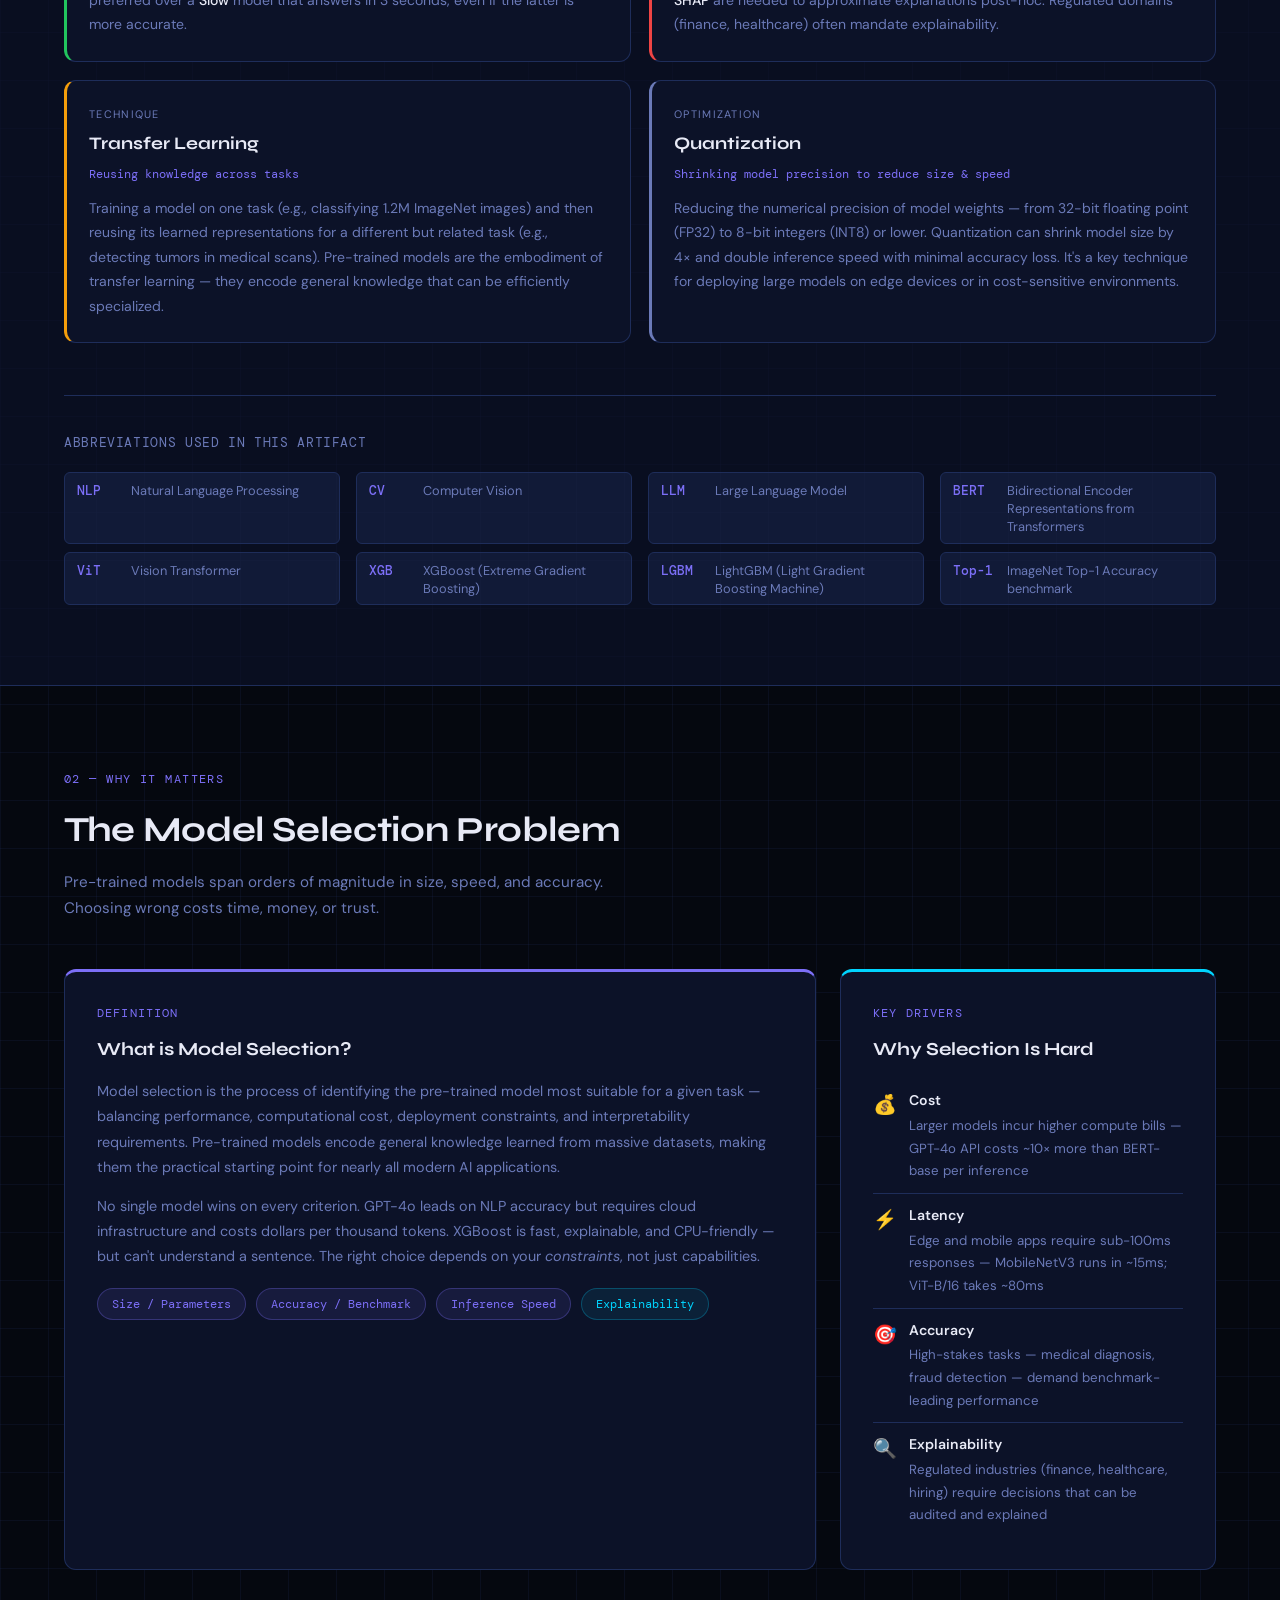
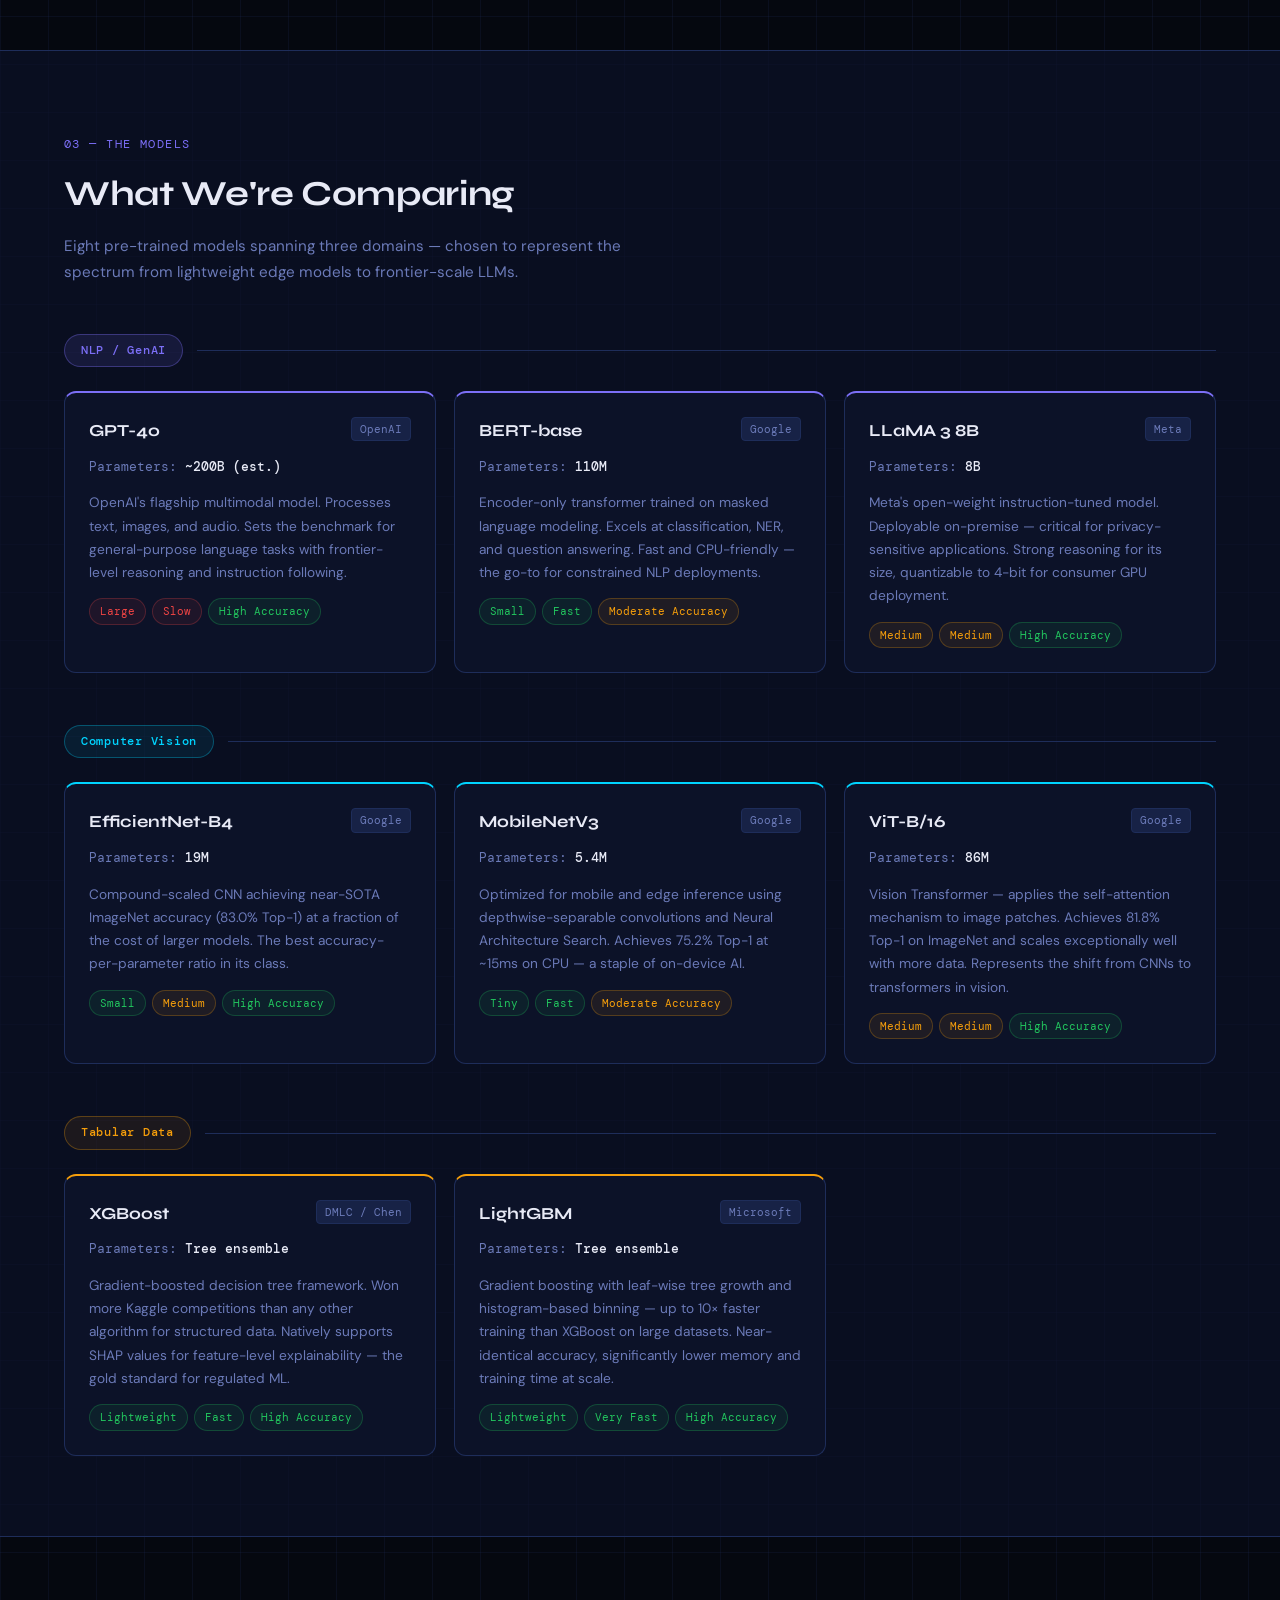
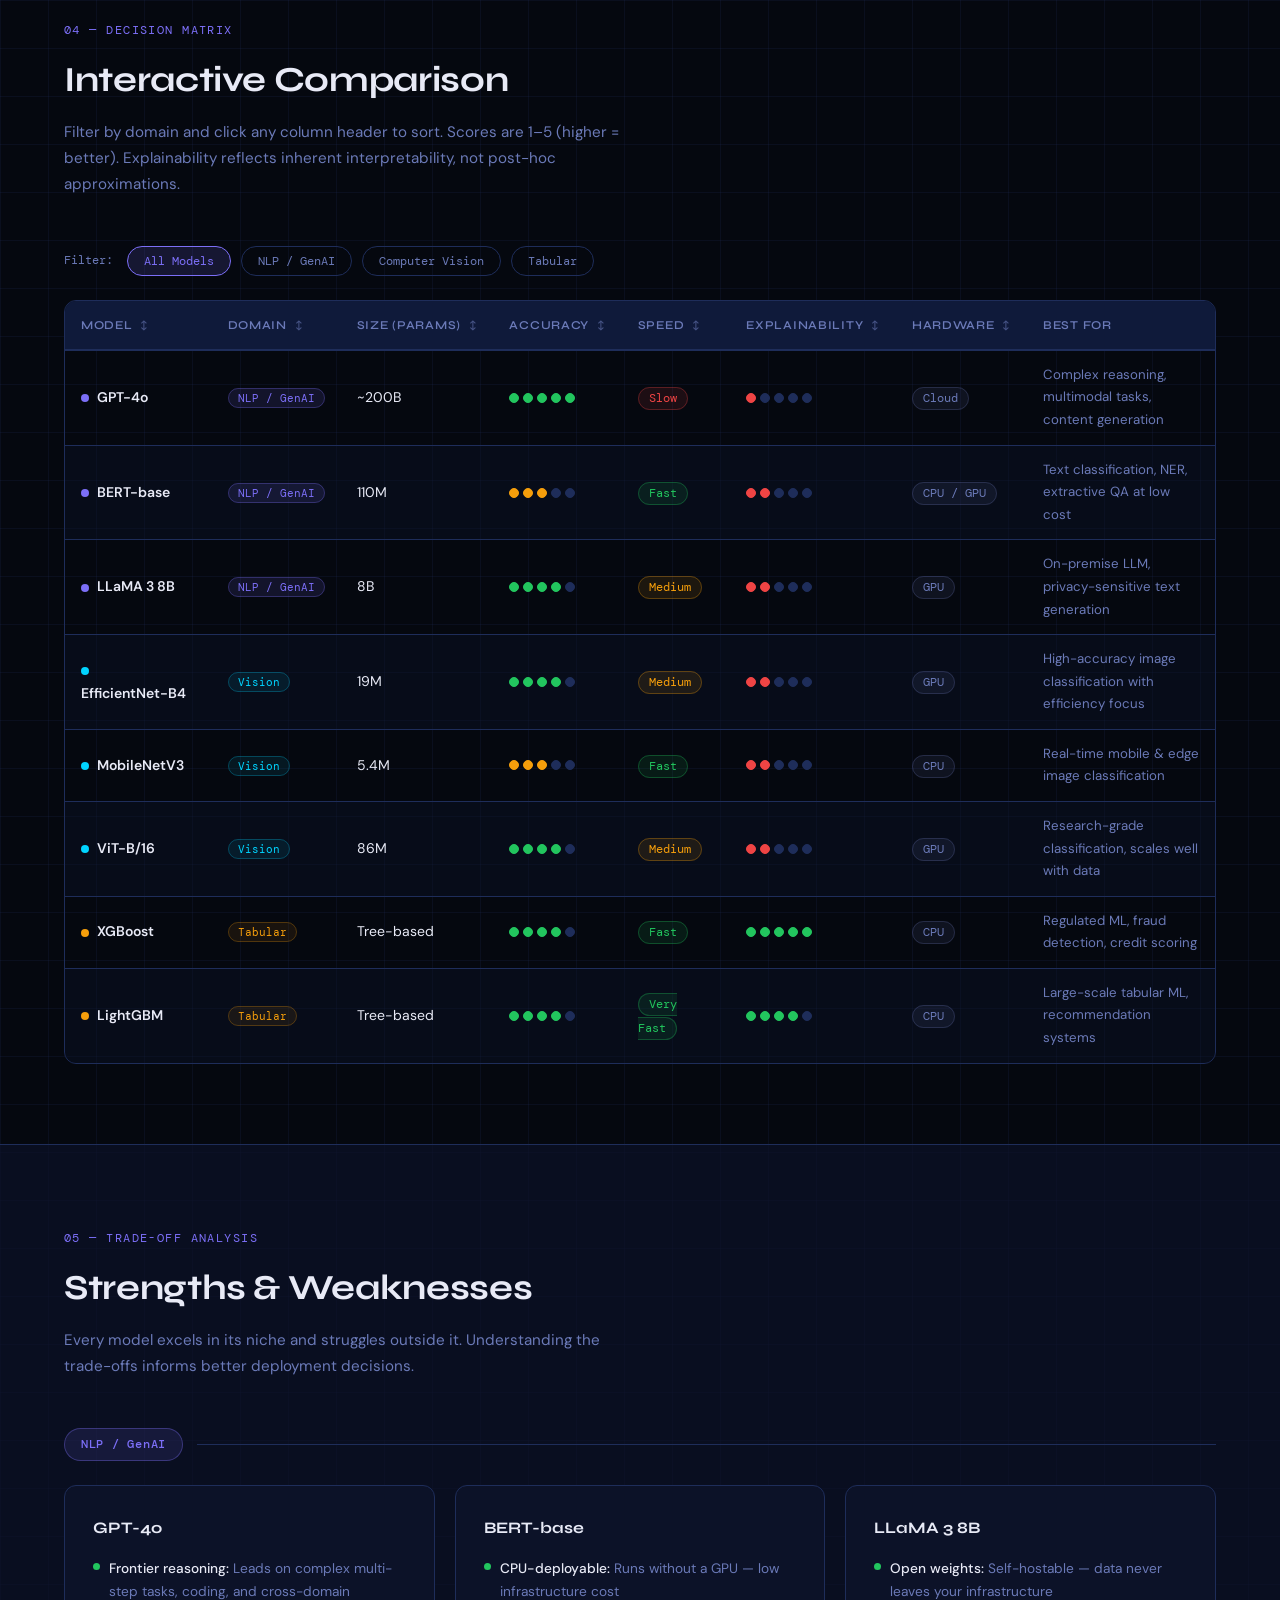
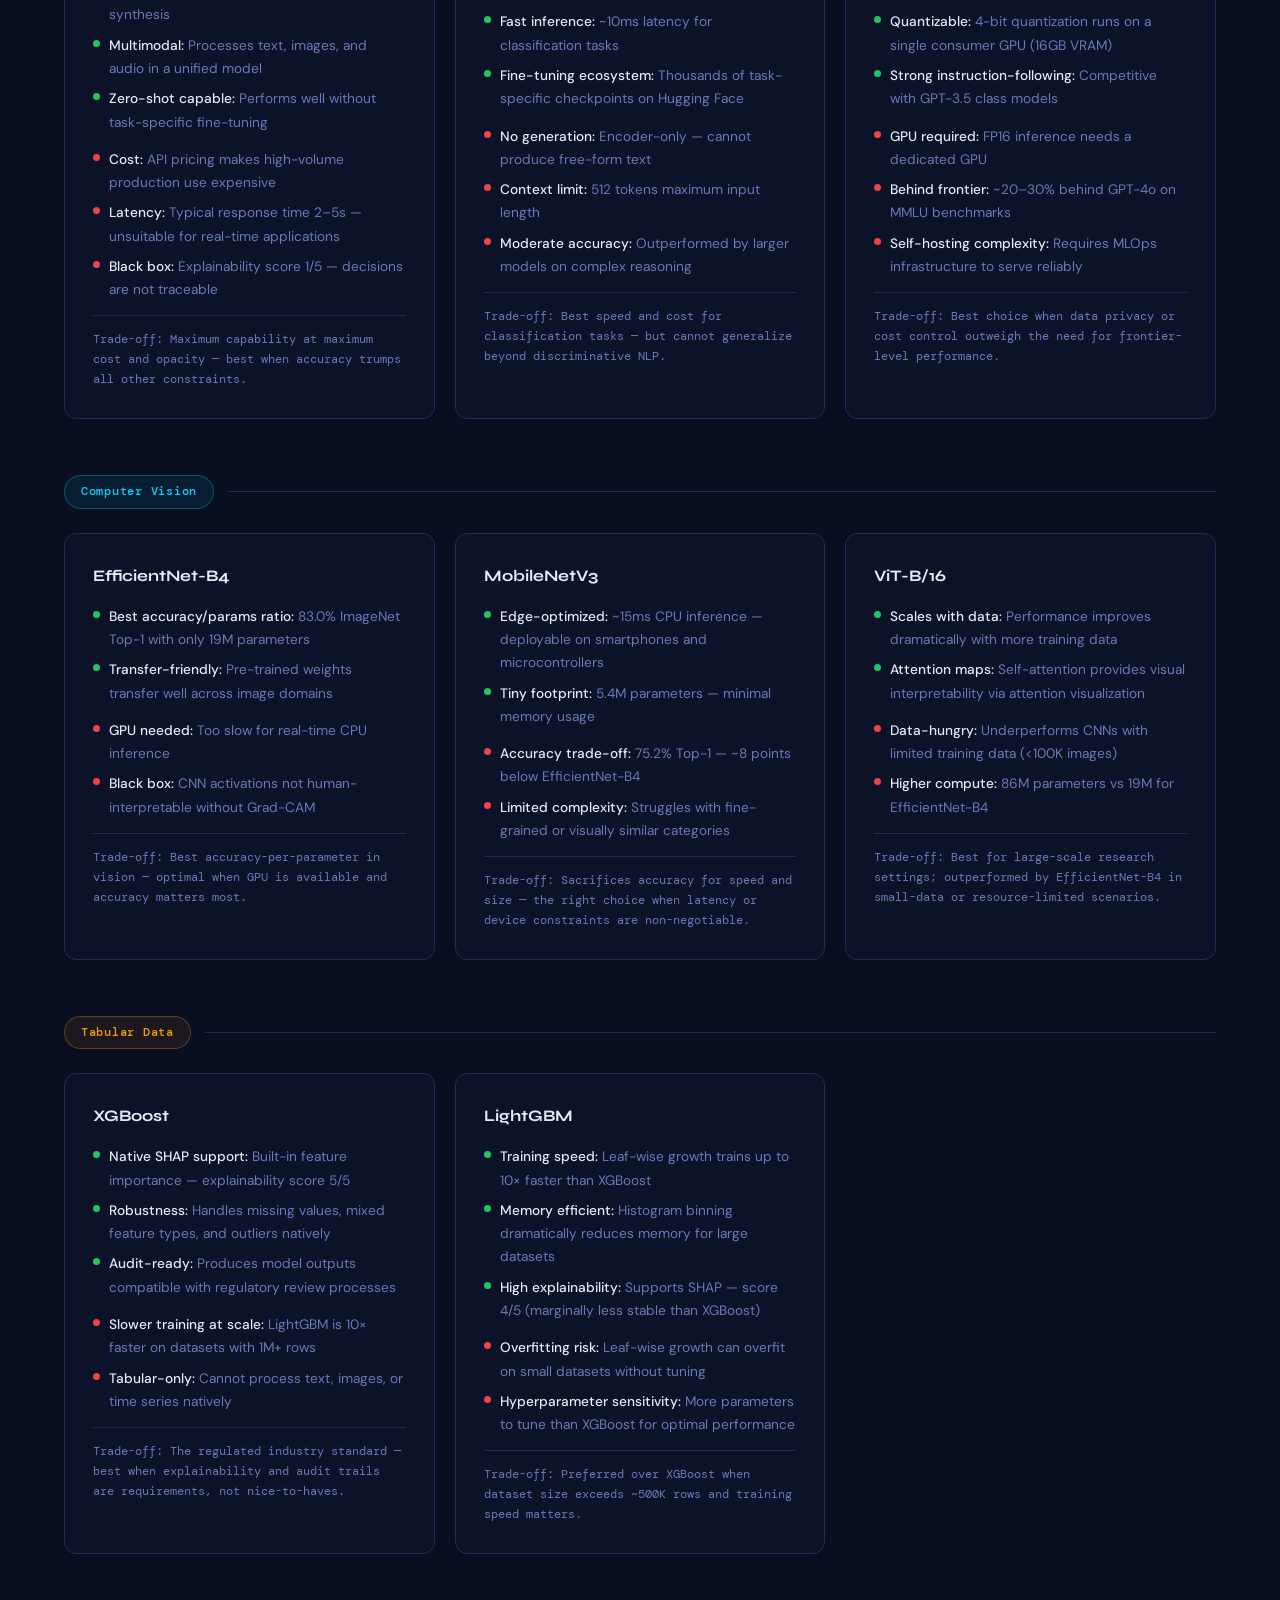
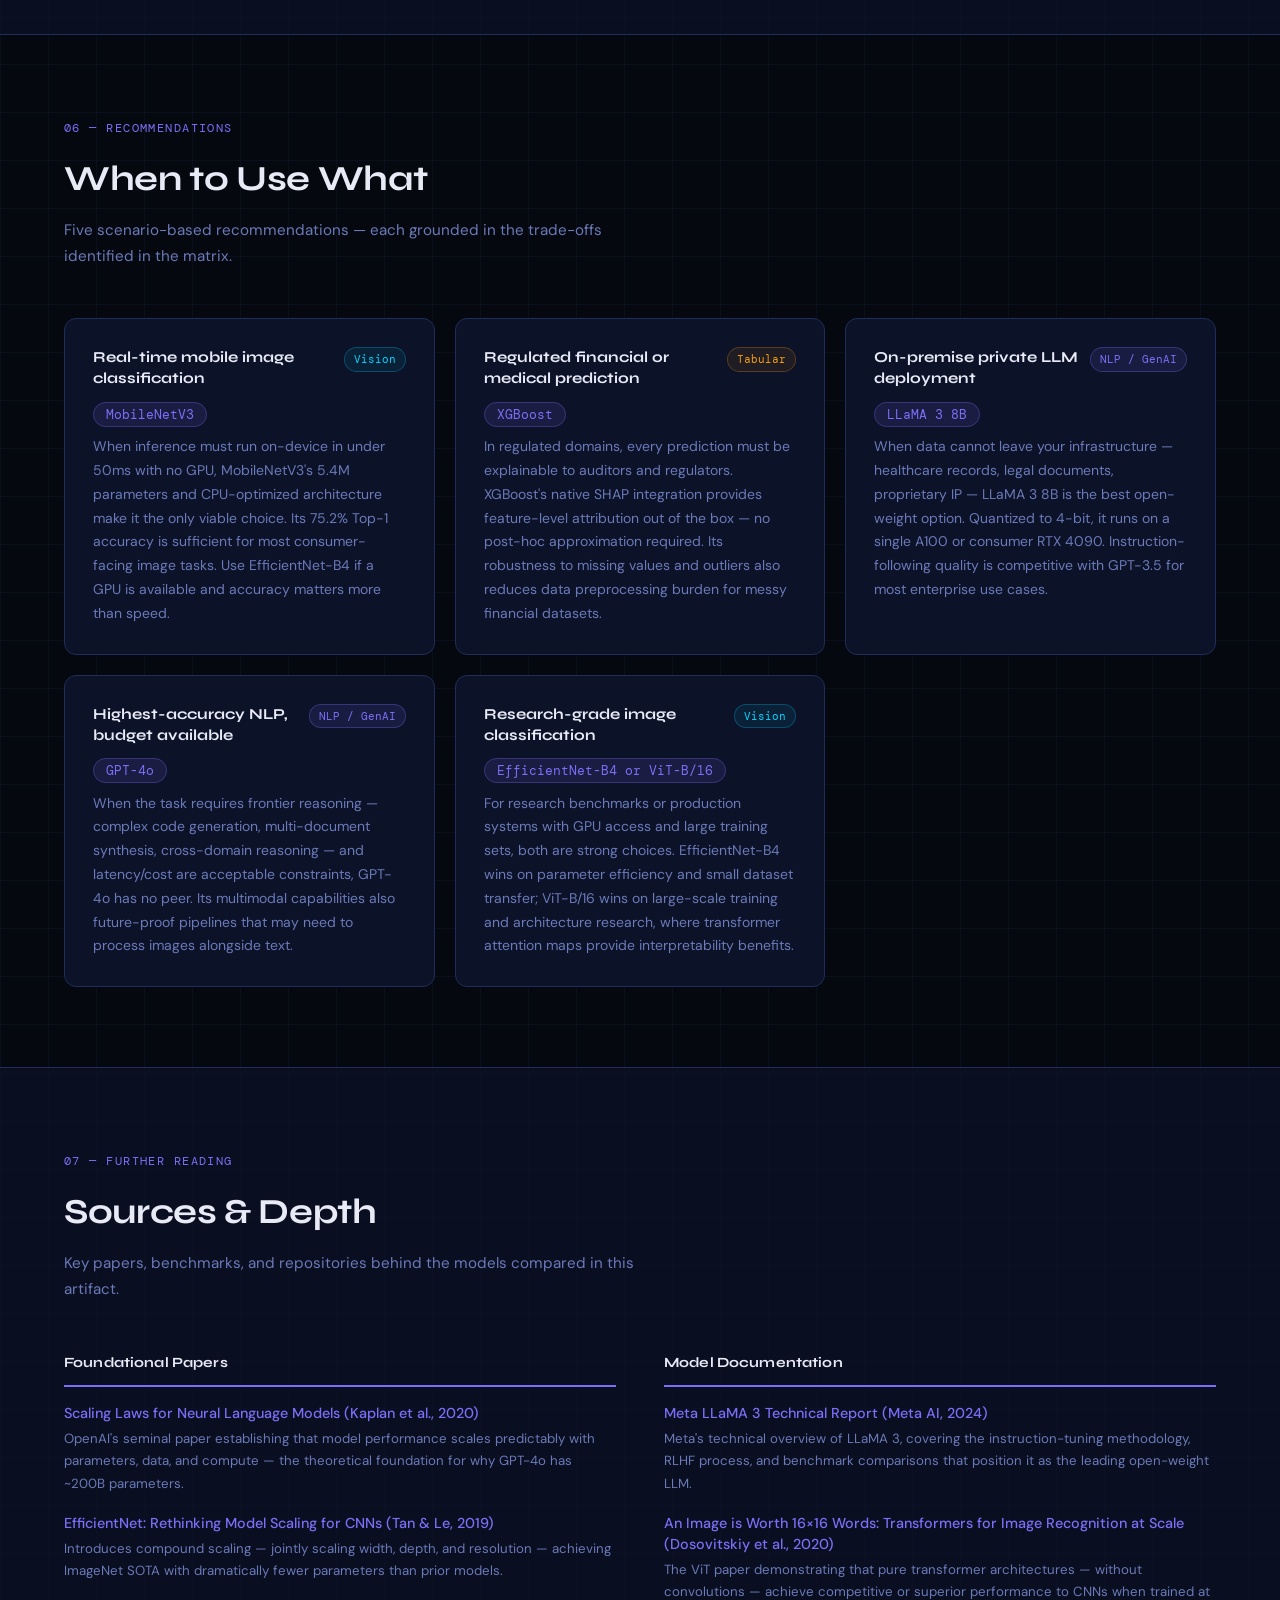
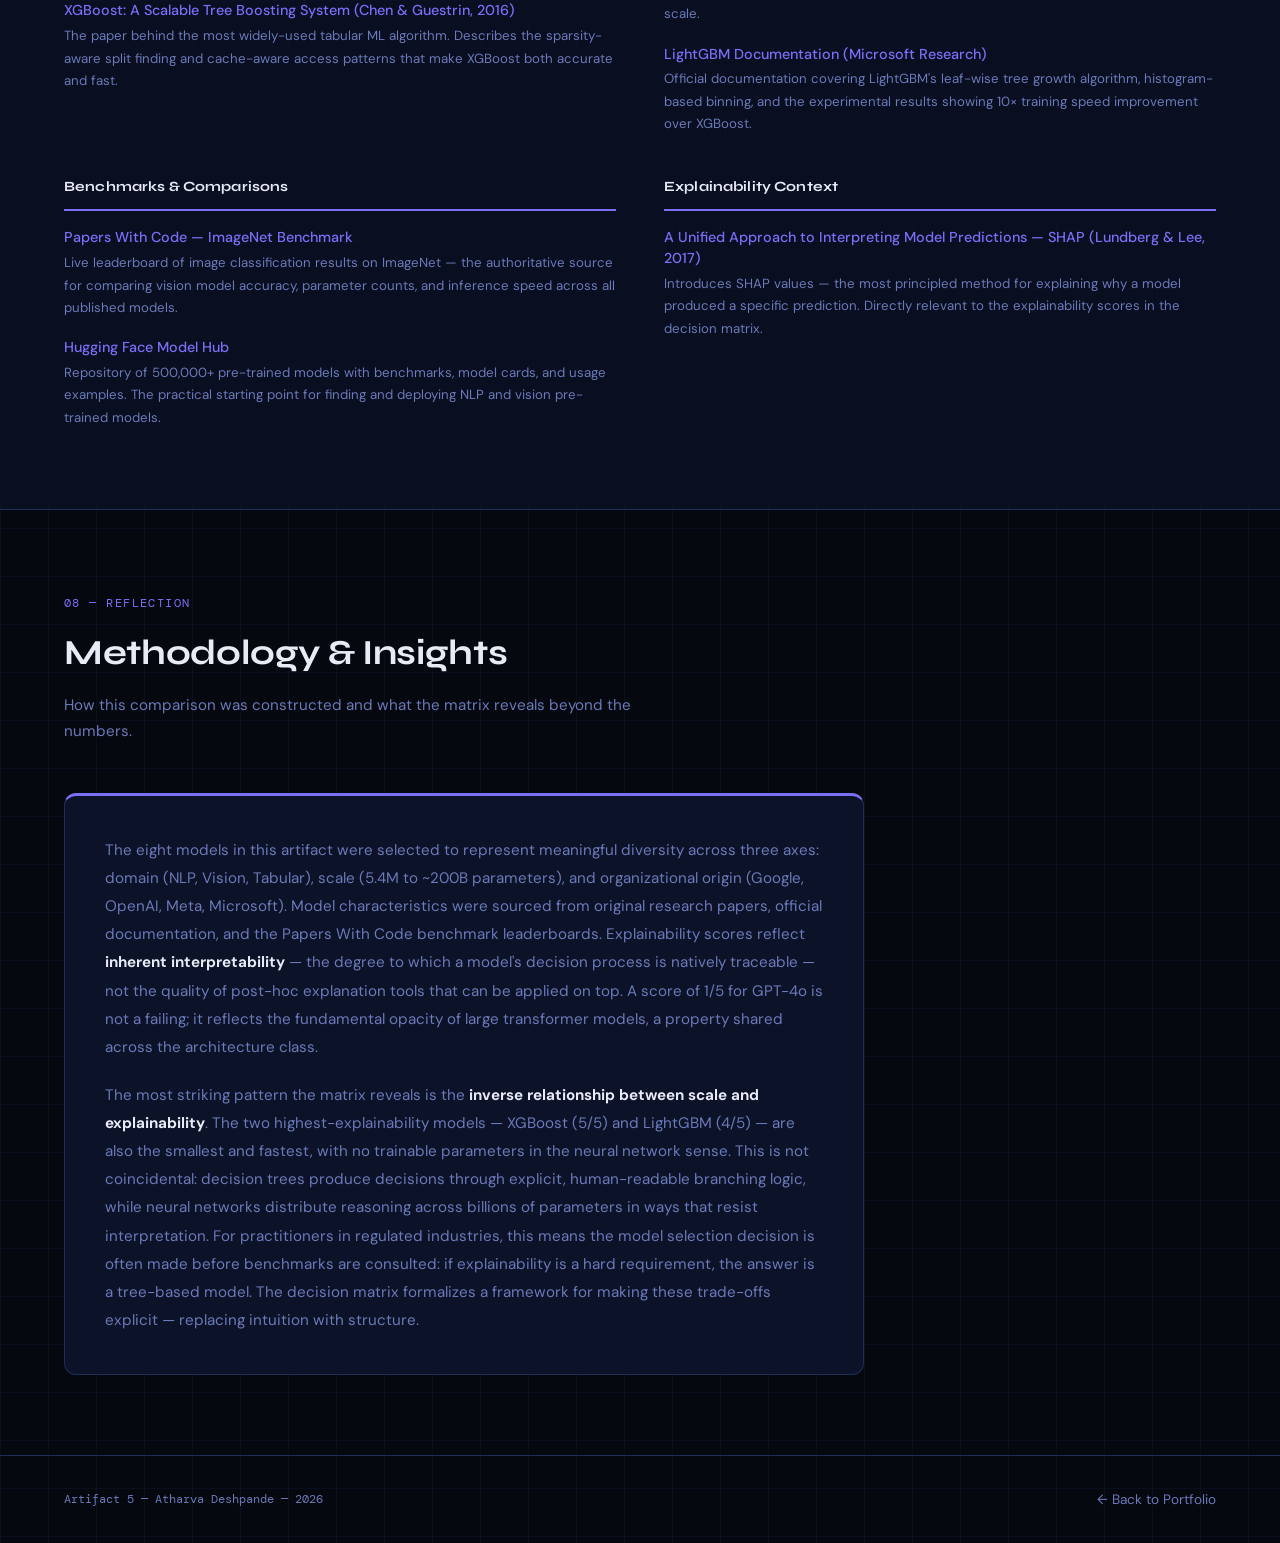
<file: artifacts/model-selection/index.html>
<!DOCTYPE html>
<html lang="en">
<head>
  <meta charset="UTF-8" />
  <meta name="viewport" content="width=device-width, initial-scale=1.0" />
  <title>Pre-trained Model Selection &amp; Trade-offs | Atharva Deshpande</title>
  <link rel="preconnect" href="https://fonts.googleapis.com" />
  <link rel="preconnect" href="https://fonts.gstatic.com" crossorigin />
  <link href="https://fonts.googleapis.com/css2?family=Syne:wght@400;500;600;700;800&family=DM+Mono:wght@300;400;500&family=DM+Sans:opsz,wght@9..40,300;9..40,400;9..40,500&display=swap" rel="stylesheet" />
  <link rel="stylesheet" href="style.css" />
</head>
<body>

  <!-- ── TOPBAR ── -->
  <nav class="topbar">
    <a href="../../index.html#artifacts" class="back-link">&#8592; Portfolio</a>
    <span class="topbar-title">Pre-trained Model Selection &amp; Trade-offs</span>
    <div class="artifact-nav">
      <a href="../xai/index.html" class="artifact-nav-arrow" title="Artifact 4: Explainable AI">&#8592;</a>
      <span class="topbar-badge">Artifact 5</span>
    </div>
  </nav>

  <!-- ── HERO ── -->
  <header class="hero">
    <div class="container">
      <div class="hero-eyebrow">
        <span class="eyebrow-dot" aria-hidden="true"></span>
        <span class="mono">Generative AI &bull; Model Selection &amp; Trade-offs</span>
      </div>
      <h1 class="hero-title">Choosing the<br /><span class="accent">Right Model</span></h1>
      <p class="hero-sub">Model selection is never one-size-fits-all. Navigating size, speed, accuracy, and explainability trade-offs across NLP, Computer Vision, and Tabular domains requires a structured framework — not guesswork.</p>

      <div class="hero-stats" role="list" aria-label="Key statistics">
        <div class="hstat" role="listitem">
          <div class="hstat-val">3</div>
          <div class="hstat-label">Domains</div>
        </div>
        <div class="hstat-div" aria-hidden="true"></div>
        <div class="hstat" role="listitem">
          <div class="hstat-val">8</div>
          <div class="hstat-label">Models Compared</div>
        </div>
        <div class="hstat-div" aria-hidden="true"></div>
        <div class="hstat" role="listitem">
          <div class="hstat-val">6</div>
          <div class="hstat-label">Selection Criteria</div>
        </div>
        <div class="hstat-div" aria-hidden="true"></div>
        <div class="hstat" role="listitem">
          <div class="hstat-val">~1.5T</div>
          <div class="hstat-label">Parameters Spanned</div>
        </div>
      </div>
    </div>
  </header>

  <!-- ── SECTION 01: KEY TERMS ── -->
  <section class="section section-alt" aria-labelledby="terms-heading">
    <div class="container">
      <div class="section-header">
        <span class="section-tag mono">01 — Key Terms &amp; Concepts</span>
        <h2 class="section-title" id="terms-heading">Jargon Explained</h2>
        <p class="section-desc">Eight foundational concepts used throughout this artifact — from model architecture to selection criteria and optimization techniques.</p>
      </div>

      <div class="concepts-grid">

        <div class="concept-card" data-cat="core">
          <div class="concept-tag">Core Concept</div>
          <div class="concept-name">Parameters</div>
          <div class="concept-short">Learnable model weights</div>
          <p class="concept-body">The individual numerical values a model learns during training — weights and biases inside neurons. Parameter count is the primary proxy for model size: <em>GPT-4o</em> has ~200 billion; <em>MobileNetV3</em> has 5.4 million. More parameters generally means more capacity but higher memory and compute costs.</p>
        </div>

        <div class="concept-card" data-cat="core">
          <div class="concept-tag">Core Concept</div>
          <div class="concept-name">Inference</div>
          <div class="concept-short">Running a trained model on new data</div>
          <p class="concept-body">The act of feeding new, unseen input through a trained model to produce a prediction or output. Inference speed (latency) is critical for production applications — a model that takes 10 seconds to respond is unusable in real-time scenarios regardless of its accuracy.</p>
        </div>

        <div class="concept-card" data-cat="evaluation">
          <div class="concept-tag">Evaluation</div>
          <div class="concept-name">Benchmark</div>
          <div class="concept-short">Standardized performance test</div>
          <p class="concept-body">A publicly agreed-upon dataset and metric for comparing model performance. <em>ImageNet Top-1 accuracy</em> benchmarks vision models; <em>MMLU</em> (Massive Multitask Language Understanding) benchmarks language models across 57 subjects. Benchmarks enable apples-to-apples comparisons across organizations.</p>
        </div>

        <div class="concept-card" data-cat="technique">
          <div class="concept-tag">Technique</div>
          <div class="concept-name">Fine-tuning</div>
          <div class="concept-short">Adapting a pre-trained model to a new task</div>
          <p class="concept-body">Starting with a model already trained on broad data (e.g., <em>BERT</em> on Wikipedia) and continuing training on a smaller, task-specific dataset. Fine-tuning dramatically reduces the data and compute needed compared to training from scratch — it's how most production NLP systems are built.</p>
        </div>

        <div class="concept-card" data-cat="performance">
          <div class="concept-tag">Performance</div>
          <div class="concept-name">Latency</div>
          <div class="concept-short">Time from input to output</div>
          <p class="concept-body">The delay between submitting a request and receiving a response. For real-time applications — chatbots, mobile apps, medical devices — latency is often more important than raw accuracy. A <em>Fast</em> model that answers in 50ms may be preferred over a <em>Slow</em> model that answers in 3 seconds, even if the latter is more accurate.</p>
        </div>

        <div class="concept-card" data-cat="property">
          <div class="concept-tag">Property</div>
          <div class="concept-name">Explainability</div>
          <div class="concept-short">How understandable a model's decisions are</div>
          <p class="concept-body">The degree to which a model's predictions can be traced back to interpretable reasons. Tree-based models like <em>XGBoost</em> are inherently explainable via feature importance scores. Deep neural networks are black boxes — techniques like <em>SHAP</em> are needed to approximate explanations post-hoc. Regulated domains (finance, healthcare) often mandate explainability.</p>
        </div>

        <div class="concept-card" data-cat="technique">
          <div class="concept-tag">Technique</div>
          <div class="concept-name">Transfer Learning</div>
          <div class="concept-short">Reusing knowledge across tasks</div>
          <p class="concept-body">Training a model on one task (e.g., classifying 1.2M ImageNet images) and then reusing its learned representations for a different but related task (e.g., detecting tumors in medical scans). Pre-trained models are the embodiment of transfer learning — they encode general knowledge that can be efficiently specialized.</p>
        </div>

        <div class="concept-card" data-cat="optimization">
          <div class="concept-tag">Optimization</div>
          <div class="concept-name">Quantization</div>
          <div class="concept-short">Shrinking model precision to reduce size &amp; speed</div>
          <p class="concept-body">Reducing the numerical precision of model weights — from 32-bit floating point (FP32) to 8-bit integers (INT8) or lower. Quantization can shrink model size by 4× and double inference speed with minimal accuracy loss. It's a key technique for deploying large models on edge devices or in cost-sensitive environments.</p>
        </div>

      </div>

      <div class="abbr-section">
        <div class="abbr-heading mono">ABBREVIATIONS USED IN THIS ARTIFACT</div>
        <div class="abbr-grid">
          <div class="abbr-item"><span class="abbr-term">NLP</span><span class="abbr-full">Natural Language Processing</span></div>
          <div class="abbr-item"><span class="abbr-term">CV</span><span class="abbr-full">Computer Vision</span></div>
          <div class="abbr-item"><span class="abbr-term">LLM</span><span class="abbr-full">Large Language Model</span></div>
          <div class="abbr-item"><span class="abbr-term">BERT</span><span class="abbr-full">Bidirectional Encoder Representations from Transformers</span></div>
          <div class="abbr-item"><span class="abbr-term">ViT</span><span class="abbr-full">Vision Transformer</span></div>
          <div class="abbr-item"><span class="abbr-term">XGB</span><span class="abbr-full">XGBoost (Extreme Gradient Boosting)</span></div>
          <div class="abbr-item"><span class="abbr-term">LGBM</span><span class="abbr-full">LightGBM (Light Gradient Boosting Machine)</span></div>
          <div class="abbr-item"><span class="abbr-term">Top-1</span><span class="abbr-full">ImageNet Top-1 Accuracy benchmark</span></div>
        </div>
      </div>
    </div>
  </section>

  <!-- ── SECTION 02: WHY IT MATTERS ── -->
  <section class="section" aria-labelledby="why-heading">
    <div class="container">
      <div class="section-header">
        <span class="section-tag mono">02 — Why It Matters</span>
        <h2 class="section-title" id="why-heading">The Model Selection Problem</h2>
        <p class="section-desc">Pre-trained models span orders of magnitude in size, speed, and accuracy. Choosing wrong costs time, money, or trust.</p>
      </div>

      <div class="why-grid">
        <div class="why-def-card">
          <div class="card-eyebrow">Definition</div>
          <div class="card-title">What is Model Selection?</div>
          <p class="card-body">Model selection is the process of identifying the pre-trained model most suitable for a given task — balancing performance, computational cost, deployment constraints, and interpretability requirements. Pre-trained models encode general knowledge learned from massive datasets, making them the practical starting point for nearly all modern AI applications.</p>
          <p class="card-body" style="margin-top:14px;">No single model wins on every criterion. GPT-4o leads on NLP accuracy but requires cloud infrastructure and costs dollars per thousand tokens. XGBoost is fast, explainable, and CPU-friendly — but can't understand a sentence. The right choice depends on your <em>constraints</em>, not just capabilities.</p>
          <div class="tradeoff-triangle" style="margin-top:18px;">
            <span class="tradeoff-pill">Size / Parameters</span>
            <span class="tradeoff-pill">Accuracy / Benchmark</span>
            <span class="tradeoff-pill">Inference Speed</span>
            <span class="tradeoff-pill cyan">Explainability</span>
          </div>
        </div>
        <div class="why-drivers-card">
          <div class="card-eyebrow">Key Drivers</div>
          <div class="card-title">Why Selection Is Hard</div>
          <div class="driver-item">
            <span class="driver-icon">💰</span>
            <div>
              <div class="driver-label">Cost</div>
              <div class="driver-desc">Larger models incur higher compute bills — GPT-4o API costs ~10× more than BERT-base per inference</div>
            </div>
          </div>
          <div class="driver-item">
            <span class="driver-icon">⚡</span>
            <div>
              <div class="driver-label">Latency</div>
              <div class="driver-desc">Edge and mobile apps require sub-100ms responses — MobileNetV3 runs in ~15ms; ViT-B/16 takes ~80ms</div>
            </div>
          </div>
          <div class="driver-item">
            <span class="driver-icon">🎯</span>
            <div>
              <div class="driver-label">Accuracy</div>
              <div class="driver-desc">High-stakes tasks — medical diagnosis, fraud detection — demand benchmark-leading performance</div>
            </div>
          </div>
          <div class="driver-item">
            <span class="driver-icon">🔍</span>
            <div>
              <div class="driver-label">Explainability</div>
              <div class="driver-desc">Regulated industries (finance, healthcare, hiring) require decisions that can be audited and explained</div>
            </div>
          </div>
        </div>
      </div>
    </div>
  </section>

  <!-- ── SECTION 03: THE MODELS ── -->
  <section class="section section-alt" aria-labelledby="models-heading">
    <div class="container">
      <div class="section-header">
        <span class="section-tag mono">03 — The Models</span>
        <h2 class="section-title" id="models-heading">What We're Comparing</h2>
        <p class="section-desc">Eight pre-trained models spanning three domains — chosen to represent the spectrum from lightweight edge models to frontier-scale LLMs.</p>
      </div>

      <!-- NLP / GenAI -->
      <div class="domain-section">
        <div class="domain-header">
          <span class="domain-pill nlp">NLP / GenAI</span>
          <div class="domain-divider" aria-hidden="true"></div>
        </div>
        <div class="models-grid">
          <div class="model-card nlp">
            <div class="model-card-header">
              <div class="model-name">GPT-4o</div>
              <div class="model-org">OpenAI</div>
            </div>
            <div class="model-params">Parameters: <span>~200B (est.)</span></div>
            <p style="font-size:.855rem;color:var(--muted);margin-bottom:14px;">OpenAI's flagship multimodal model. Processes text, images, and audio. Sets the benchmark for general-purpose language tasks with frontier-level reasoning and instruction following.</p>
            <div class="model-pills">
              <span class="mpill size-lg">Large</span>
              <span class="mpill speed-slow">Slow</span>
              <span class="mpill acc-high">High Accuracy</span>
            </div>
          </div>
          <div class="model-card nlp">
            <div class="model-card-header">
              <div class="model-name">BERT-base</div>
              <div class="model-org">Google</div>
            </div>
            <div class="model-params">Parameters: <span>110M</span></div>
            <p style="font-size:.855rem;color:var(--muted);margin-bottom:14px;">Encoder-only transformer trained on masked language modeling. Excels at classification, NER, and question answering. Fast and CPU-friendly — the go-to for constrained NLP deployments.</p>
            <div class="model-pills">
              <span class="mpill size-sm">Small</span>
              <span class="mpill speed-fast">Fast</span>
              <span class="mpill acc-medium">Moderate Accuracy</span>
            </div>
          </div>
          <div class="model-card nlp">
            <div class="model-card-header">
              <div class="model-name">LLaMA 3 8B</div>
              <div class="model-org">Meta</div>
            </div>
            <div class="model-params">Parameters: <span>8B</span></div>
            <p style="font-size:.855rem;color:var(--muted);margin-bottom:14px;">Meta's open-weight instruction-tuned model. Deployable on-premise — critical for privacy-sensitive applications. Strong reasoning for its size, quantizable to 4-bit for consumer GPU deployment.</p>
            <div class="model-pills">
              <span class="mpill size-md">Medium</span>
              <span class="mpill speed-medium">Medium</span>
              <span class="mpill acc-high">High Accuracy</span>
            </div>
          </div>
        </div>
      </div>

      <!-- Computer Vision -->
      <div class="domain-section">
        <div class="domain-header">
          <span class="domain-pill vision">Computer Vision</span>
          <div class="domain-divider" aria-hidden="true"></div>
        </div>
        <div class="models-grid">
          <div class="model-card vision">
            <div class="model-card-header">
              <div class="model-name">EfficientNet-B4</div>
              <div class="model-org">Google</div>
            </div>
            <div class="model-params">Parameters: <span>19M</span></div>
            <p style="font-size:.855rem;color:var(--muted);margin-bottom:14px;">Compound-scaled CNN achieving near-SOTA ImageNet accuracy (83.0% Top-1) at a fraction of the cost of larger models. The best accuracy-per-parameter ratio in its class.</p>
            <div class="model-pills">
              <span class="mpill size-sm">Small</span>
              <span class="mpill speed-medium">Medium</span>
              <span class="mpill acc-high">High Accuracy</span>
            </div>
          </div>
          <div class="model-card vision">
            <div class="model-card-header">
              <div class="model-name">MobileNetV3</div>
              <div class="model-org">Google</div>
            </div>
            <div class="model-params">Parameters: <span>5.4M</span></div>
            <p style="font-size:.855rem;color:var(--muted);margin-bottom:14px;">Optimized for mobile and edge inference using depthwise-separable convolutions and Neural Architecture Search. Achieves 75.2% Top-1 at ~15ms on CPU — a staple of on-device AI.</p>
            <div class="model-pills">
              <span class="mpill size-sm">Tiny</span>
              <span class="mpill speed-fast">Fast</span>
              <span class="mpill acc-medium">Moderate Accuracy</span>
            </div>
          </div>
          <div class="model-card vision">
            <div class="model-card-header">
              <div class="model-name">ViT-B/16</div>
              <div class="model-org">Google</div>
            </div>
            <div class="model-params">Parameters: <span>86M</span></div>
            <p style="font-size:.855rem;color:var(--muted);margin-bottom:14px;">Vision Transformer — applies the self-attention mechanism to image patches. Achieves 81.8% Top-1 on ImageNet and scales exceptionally well with more data. Represents the shift from CNNs to transformers in vision.</p>
            <div class="model-pills">
              <span class="mpill size-md">Medium</span>
              <span class="mpill speed-medium">Medium</span>
              <span class="mpill acc-high">High Accuracy</span>
            </div>
          </div>
        </div>
      </div>

      <!-- Tabular -->
      <div class="domain-section">
        <div class="domain-header">
          <span class="domain-pill tabular">Tabular Data</span>
          <div class="domain-divider" aria-hidden="true"></div>
        </div>
        <div class="models-grid">
          <div class="model-card tabular">
            <div class="model-card-header">
              <div class="model-name">XGBoost</div>
              <div class="model-org">DMLC / Chen</div>
            </div>
            <div class="model-params">Parameters: <span>Tree ensemble</span></div>
            <p style="font-size:.855rem;color:var(--muted);margin-bottom:14px;">Gradient-boosted decision tree framework. Won more Kaggle competitions than any other algorithm for structured data. Natively supports SHAP values for feature-level explainability — the gold standard for regulated ML.</p>
            <div class="model-pills">
              <span class="mpill size-sm">Lightweight</span>
              <span class="mpill speed-fast">Fast</span>
              <span class="mpill acc-high">High Accuracy</span>
            </div>
          </div>
          <div class="model-card tabular">
            <div class="model-card-header">
              <div class="model-name">LightGBM</div>
              <div class="model-org">Microsoft</div>
            </div>
            <div class="model-params">Parameters: <span>Tree ensemble</span></div>
            <p style="font-size:.855rem;color:var(--muted);margin-bottom:14px;">Gradient boosting with leaf-wise tree growth and histogram-based binning — up to 10× faster training than XGBoost on large datasets. Near-identical accuracy, significantly lower memory and training time at scale.</p>
            <div class="model-pills">
              <span class="mpill size-sm">Lightweight</span>
              <span class="mpill speed-fast">Very Fast</span>
              <span class="mpill acc-high">High Accuracy</span>
            </div>
          </div>
        </div>
      </div>
    </div>
  </section>

  <!-- ── SECTION 04: DECISION MATRIX ── -->
  <section class="section" aria-labelledby="matrix-heading">
    <div class="container">
      <div class="section-header">
        <span class="section-tag mono">04 — Decision Matrix</span>
        <h2 class="section-title" id="matrix-heading">Interactive Comparison</h2>
        <p class="section-desc">Filter by domain and click any column header to sort. Scores are 1–5 (higher = better). Explainability reflects inherent interpretability, not post-hoc approximations.</p>
      </div>

      <div class="matrix-controls" role="group" aria-label="Filter by domain">
        <span class="filter-label">Filter:</span>
        <button class="filter-btn active" data-domain="all">All Models</button>
        <button class="filter-btn nlp" data-domain="nlp">NLP / GenAI</button>
        <button class="filter-btn vision" data-domain="vision">Computer Vision</button>
        <button class="filter-btn tabular" data-domain="tabular">Tabular</button>
      </div>

      <div class="matrix-wrap" role="region" aria-label="Model comparison matrix" tabindex="0">
        <table class="matrix-table" role="table">
          <thead>
            <tr>
              <th data-col="0">Model <span class="sort-arrow">↕</span></th>
              <th data-col="1">Domain <span class="sort-arrow">↕</span></th>
              <th data-col="2">Size (Params) <span class="sort-arrow">↕</span></th>
              <th data-col="3">Accuracy <span class="sort-arrow">↕</span></th>
              <th data-col="4">Speed <span class="sort-arrow">↕</span></th>
              <th data-col="5">Explainability <span class="sort-arrow">↕</span></th>
              <th data-col="6">Hardware <span class="sort-arrow">↕</span></th>
              <th data-col="7">Best For</th>
            </tr>
          </thead>
          <tbody>

            <tr data-domain="nlp">
              <td><span class="model-dot nlp"></span><span class="model-cell">GPT-4o</span></td>
              <td><span class="domain-badge nlp">NLP / GenAI</span></td>
              <td data-val="200000">~200B</td>
              <td data-val="5">
                <div class="score-dots" aria-label="5 out of 5">
                  <span class="score-dot filled s5"></span><span class="score-dot filled s5"></span><span class="score-dot filled s5"></span><span class="score-dot filled s5"></span><span class="score-dot filled s5"></span>
                </div>
              </td>
              <td data-val="1"><span class="speed-badge slow">Slow</span></td>
              <td data-val="1">
                <div class="score-dots" aria-label="1 out of 5">
                  <span class="score-dot filled s1"></span><span class="score-dot"></span><span class="score-dot"></span><span class="score-dot"></span><span class="score-dot"></span>
                </div>
              </td>
              <td><span class="hw-badge">Cloud</span></td>
              <td class="best-for-cell">Complex reasoning, multimodal tasks, content generation</td>
            </tr>

            <tr data-domain="nlp">
              <td><span class="model-dot nlp"></span><span class="model-cell">BERT-base</span></td>
              <td><span class="domain-badge nlp">NLP / GenAI</span></td>
              <td data-val="110">110M</td>
              <td data-val="3">
                <div class="score-dots" aria-label="3 out of 5">
                  <span class="score-dot filled s3"></span><span class="score-dot filled s3"></span><span class="score-dot filled s3"></span><span class="score-dot"></span><span class="score-dot"></span>
                </div>
              </td>
              <td data-val="4"><span class="speed-badge fast">Fast</span></td>
              <td data-val="2">
                <div class="score-dots" aria-label="2 out of 5">
                  <span class="score-dot filled s2"></span><span class="score-dot filled s2"></span><span class="score-dot"></span><span class="score-dot"></span><span class="score-dot"></span>
                </div>
              </td>
              <td><span class="hw-badge">CPU / GPU</span></td>
              <td class="best-for-cell">Text classification, NER, extractive QA at low cost</td>
            </tr>

            <tr data-domain="nlp">
              <td><span class="model-dot nlp"></span><span class="model-cell">LLaMA 3 8B</span></td>
              <td><span class="domain-badge nlp">NLP / GenAI</span></td>
              <td data-val="8000">8B</td>
              <td data-val="4">
                <div class="score-dots" aria-label="4 out of 5">
                  <span class="score-dot filled s4"></span><span class="score-dot filled s4"></span><span class="score-dot filled s4"></span><span class="score-dot filled s4"></span><span class="score-dot"></span>
                </div>
              </td>
              <td data-val="3"><span class="speed-badge medium">Medium</span></td>
              <td data-val="2">
                <div class="score-dots" aria-label="2 out of 5">
                  <span class="score-dot filled s2"></span><span class="score-dot filled s2"></span><span class="score-dot"></span><span class="score-dot"></span><span class="score-dot"></span>
                </div>
              </td>
              <td><span class="hw-badge">GPU</span></td>
              <td class="best-for-cell">On-premise LLM, privacy-sensitive text generation</td>
            </tr>

            <tr data-domain="vision">
              <td><span class="model-dot vision"></span><span class="model-cell">EfficientNet-B4</span></td>
              <td><span class="domain-badge vision">Vision</span></td>
              <td data-val="19">19M</td>
              <td data-val="4">
                <div class="score-dots" aria-label="4 out of 5">
                  <span class="score-dot filled s4"></span><span class="score-dot filled s4"></span><span class="score-dot filled s4"></span><span class="score-dot filled s4"></span><span class="score-dot"></span>
                </div>
              </td>
              <td data-val="3"><span class="speed-badge medium">Medium</span></td>
              <td data-val="2">
                <div class="score-dots" aria-label="2 out of 5">
                  <span class="score-dot filled s2"></span><span class="score-dot filled s2"></span><span class="score-dot"></span><span class="score-dot"></span><span class="score-dot"></span>
                </div>
              </td>
              <td><span class="hw-badge">GPU</span></td>
              <td class="best-for-cell">High-accuracy image classification with efficiency focus</td>
            </tr>

            <tr data-domain="vision">
              <td><span class="model-dot vision"></span><span class="model-cell">MobileNetV3</span></td>
              <td><span class="domain-badge vision">Vision</span></td>
              <td data-val="5">5.4M</td>
              <td data-val="3">
                <div class="score-dots" aria-label="3 out of 5">
                  <span class="score-dot filled s3"></span><span class="score-dot filled s3"></span><span class="score-dot filled s3"></span><span class="score-dot"></span><span class="score-dot"></span>
                </div>
              </td>
              <td data-val="5"><span class="speed-badge fast">Fast</span></td>
              <td data-val="2">
                <div class="score-dots" aria-label="2 out of 5">
                  <span class="score-dot filled s2"></span><span class="score-dot filled s2"></span><span class="score-dot"></span><span class="score-dot"></span><span class="score-dot"></span>
                </div>
              </td>
              <td><span class="hw-badge">CPU</span></td>
              <td class="best-for-cell">Real-time mobile &amp; edge image classification</td>
            </tr>

            <tr data-domain="vision">
              <td><span class="model-dot vision"></span><span class="model-cell">ViT-B/16</span></td>
              <td><span class="domain-badge vision">Vision</span></td>
              <td data-val="86">86M</td>
              <td data-val="4">
                <div class="score-dots" aria-label="4 out of 5">
                  <span class="score-dot filled s4"></span><span class="score-dot filled s4"></span><span class="score-dot filled s4"></span><span class="score-dot filled s4"></span><span class="score-dot"></span>
                </div>
              </td>
              <td data-val="3"><span class="speed-badge medium">Medium</span></td>
              <td data-val="2">
                <div class="score-dots" aria-label="2 out of 5">
                  <span class="score-dot filled s2"></span><span class="score-dot filled s2"></span><span class="score-dot"></span><span class="score-dot"></span><span class="score-dot"></span>
                </div>
              </td>
              <td><span class="hw-badge">GPU</span></td>
              <td class="best-for-cell">Research-grade classification, scales well with data</td>
            </tr>

            <tr data-domain="tabular">
              <td><span class="model-dot tabular"></span><span class="model-cell">XGBoost</span></td>
              <td><span class="domain-badge tabular">Tabular</span></td>
              <td data-val="0">Tree-based</td>
              <td data-val="4">
                <div class="score-dots" aria-label="4 out of 5">
                  <span class="score-dot filled s4"></span><span class="score-dot filled s4"></span><span class="score-dot filled s4"></span><span class="score-dot filled s4"></span><span class="score-dot"></span>
                </div>
              </td>
              <td data-val="4"><span class="speed-badge fast">Fast</span></td>
              <td data-val="5">
                <div class="score-dots" aria-label="5 out of 5">
                  <span class="score-dot filled s5"></span><span class="score-dot filled s5"></span><span class="score-dot filled s5"></span><span class="score-dot filled s5"></span><span class="score-dot filled s5"></span>
                </div>
              </td>
              <td><span class="hw-badge">CPU</span></td>
              <td class="best-for-cell">Regulated ML, fraud detection, credit scoring</td>
            </tr>

            <tr data-domain="tabular">
              <td><span class="model-dot tabular"></span><span class="model-cell">LightGBM</span></td>
              <td><span class="domain-badge tabular">Tabular</span></td>
              <td data-val="0">Tree-based</td>
              <td data-val="4">
                <div class="score-dots" aria-label="4 out of 5">
                  <span class="score-dot filled s4"></span><span class="score-dot filled s4"></span><span class="score-dot filled s4"></span><span class="score-dot filled s4"></span><span class="score-dot"></span>
                </div>
              </td>
              <td data-val="5"><span class="speed-badge fast">Very Fast</span></td>
              <td data-val="4">
                <div class="score-dots" aria-label="4 out of 5">
                  <span class="score-dot filled s4"></span><span class="score-dot filled s4"></span><span class="score-dot filled s4"></span><span class="score-dot filled s4"></span><span class="score-dot"></span>
                </div>
              </td>
              <td><span class="hw-badge">CPU</span></td>
              <td class="best-for-cell">Large-scale tabular ML, recommendation systems</td>
            </tr>

          </tbody>
        </table>
      </div>
    </div>
  </section>

  <!-- ── SECTION 05: TRADE-OFF ANALYSIS ── -->
  <section class="section section-alt" aria-labelledby="analysis-heading">
    <div class="container">
      <div class="section-header">
        <span class="section-tag mono">05 — Trade-off Analysis</span>
        <h2 class="section-title" id="analysis-heading">Strengths &amp; Weaknesses</h2>
        <p class="section-desc">Every model excels in its niche and struggles outside it. Understanding the trade-offs informs better deployment decisions.</p>
      </div>

      <!-- NLP Domain -->
      <div class="analysis-domain">
        <div class="analysis-domain-header">
          <span class="domain-pill nlp">NLP / GenAI</span>
          <div class="domain-divider" aria-hidden="true"></div>
        </div>
        <div class="analysis-grid">
          <div class="analysis-card">
            <div class="analysis-model-name">GPT-4o</div>
            <ul class="sw-list">
              <li><span class="sw-dot strength"></span><div><strong>Frontier reasoning:</strong> Leads on complex multi-step tasks, coding, and cross-domain synthesis</div></li>
              <li><span class="sw-dot strength"></span><div><strong>Multimodal:</strong> Processes text, images, and audio in a unified model</div></li>
              <li><span class="sw-dot strength"></span><div><strong>Zero-shot capable:</strong> Performs well without task-specific fine-tuning</div></li>
            </ul>
            <ul class="sw-list">
              <li><span class="sw-dot weakness"></span><div><strong>Cost:</strong> API pricing makes high-volume production use expensive</div></li>
              <li><span class="sw-dot weakness"></span><div><strong>Latency:</strong> Typical response time 2–5s — unsuitable for real-time applications</div></li>
              <li><span class="sw-dot weakness"></span><div><strong>Black box:</strong> Explainability score 1/5 — decisions are not traceable</div></li>
            </ul>
            <div class="tradeoff-summary">Trade-off: Maximum capability at maximum cost and opacity — best when accuracy trumps all other constraints.</div>
          </div>
          <div class="analysis-card">
            <div class="analysis-model-name">BERT-base</div>
            <ul class="sw-list">
              <li><span class="sw-dot strength"></span><div><strong>CPU-deployable:</strong> Runs without a GPU — low infrastructure cost</div></li>
              <li><span class="sw-dot strength"></span><div><strong>Fast inference:</strong> ~10ms latency for classification tasks</div></li>
              <li><span class="sw-dot strength"></span><div><strong>Fine-tuning ecosystem:</strong> Thousands of task-specific checkpoints on Hugging Face</div></li>
            </ul>
            <ul class="sw-list">
              <li><span class="sw-dot weakness"></span><div><strong>No generation:</strong> Encoder-only — cannot produce free-form text</div></li>
              <li><span class="sw-dot weakness"></span><div><strong>Context limit:</strong> 512 tokens maximum input length</div></li>
              <li><span class="sw-dot weakness"></span><div><strong>Moderate accuracy:</strong> Outperformed by larger models on complex reasoning</div></li>
            </ul>
            <div class="tradeoff-summary">Trade-off: Best speed and cost for classification tasks — but cannot generalize beyond discriminative NLP.</div>
          </div>
          <div class="analysis-card">
            <div class="analysis-model-name">LLaMA 3 8B</div>
            <ul class="sw-list">
              <li><span class="sw-dot strength"></span><div><strong>Open weights:</strong> Self-hostable — data never leaves your infrastructure</div></li>
              <li><span class="sw-dot strength"></span><div><strong>Quantizable:</strong> 4-bit quantization runs on a single consumer GPU (16GB VRAM)</div></li>
              <li><span class="sw-dot strength"></span><div><strong>Strong instruction-following:</strong> Competitive with GPT-3.5 class models</div></li>
            </ul>
            <ul class="sw-list">
              <li><span class="sw-dot weakness"></span><div><strong>GPU required:</strong> FP16 inference needs a dedicated GPU</div></li>
              <li><span class="sw-dot weakness"></span><div><strong>Behind frontier:</strong> ~20–30% behind GPT-4o on MMLU benchmarks</div></li>
              <li><span class="sw-dot weakness"></span><div><strong>Self-hosting complexity:</strong> Requires MLOps infrastructure to serve reliably</div></li>
            </ul>
            <div class="tradeoff-summary">Trade-off: Best choice when data privacy or cost control outweigh the need for frontier-level performance.</div>
          </div>
        </div>
      </div>

      <!-- Vision Domain -->
      <div class="analysis-domain">
        <div class="analysis-domain-header">
          <span class="domain-pill vision">Computer Vision</span>
          <div class="domain-divider" aria-hidden="true"></div>
        </div>
        <div class="analysis-grid">
          <div class="analysis-card">
            <div class="analysis-model-name">EfficientNet-B4</div>
            <ul class="sw-list">
              <li><span class="sw-dot strength"></span><div><strong>Best accuracy/params ratio:</strong> 83.0% ImageNet Top-1 with only 19M parameters</div></li>
              <li><span class="sw-dot strength"></span><div><strong>Transfer-friendly:</strong> Pre-trained weights transfer well across image domains</div></li>
            </ul>
            <ul class="sw-list">
              <li><span class="sw-dot weakness"></span><div><strong>GPU needed:</strong> Too slow for real-time CPU inference</div></li>
              <li><span class="sw-dot weakness"></span><div><strong>Black box:</strong> CNN activations not human-interpretable without Grad-CAM</div></li>
            </ul>
            <div class="tradeoff-summary">Trade-off: Best accuracy-per-parameter in vision — optimal when GPU is available and accuracy matters most.</div>
          </div>
          <div class="analysis-card">
            <div class="analysis-model-name">MobileNetV3</div>
            <ul class="sw-list">
              <li><span class="sw-dot strength"></span><div><strong>Edge-optimized:</strong> ~15ms CPU inference — deployable on smartphones and microcontrollers</div></li>
              <li><span class="sw-dot strength"></span><div><strong>Tiny footprint:</strong> 5.4M parameters — minimal memory usage</div></li>
            </ul>
            <ul class="sw-list">
              <li><span class="sw-dot weakness"></span><div><strong>Accuracy trade-off:</strong> 75.2% Top-1 — ~8 points below EfficientNet-B4</div></li>
              <li><span class="sw-dot weakness"></span><div><strong>Limited complexity:</strong> Struggles with fine-grained or visually similar categories</div></li>
            </ul>
            <div class="tradeoff-summary">Trade-off: Sacrifices accuracy for speed and size — the right choice when latency or device constraints are non-negotiable.</div>
          </div>
          <div class="analysis-card">
            <div class="analysis-model-name">ViT-B/16</div>
            <ul class="sw-list">
              <li><span class="sw-dot strength"></span><div><strong>Scales with data:</strong> Performance improves dramatically with more training data</div></li>
              <li><span class="sw-dot strength"></span><div><strong>Attention maps:</strong> Self-attention provides visual interpretability via attention visualization</div></li>
            </ul>
            <ul class="sw-list">
              <li><span class="sw-dot weakness"></span><div><strong>Data-hungry:</strong> Underperforms CNNs with limited training data (&lt;100K images)</div></li>
              <li><span class="sw-dot weakness"></span><div><strong>Higher compute:</strong> 86M parameters vs 19M for EfficientNet-B4</div></li>
            </ul>
            <div class="tradeoff-summary">Trade-off: Best for large-scale research settings; outperformed by EfficientNet-B4 in small-data or resource-limited scenarios.</div>
          </div>
        </div>
      </div>

      <!-- Tabular Domain -->
      <div class="analysis-domain">
        <div class="analysis-domain-header">
          <span class="domain-pill tabular">Tabular Data</span>
          <div class="domain-divider" aria-hidden="true"></div>
        </div>
        <div class="analysis-grid">
          <div class="analysis-card">
            <div class="analysis-model-name">XGBoost</div>
            <ul class="sw-list">
              <li><span class="sw-dot strength"></span><div><strong>Native SHAP support:</strong> Built-in feature importance — explainability score 5/5</div></li>
              <li><span class="sw-dot strength"></span><div><strong>Robustness:</strong> Handles missing values, mixed feature types, and outliers natively</div></li>
              <li><span class="sw-dot strength"></span><div><strong>Audit-ready:</strong> Produces model outputs compatible with regulatory review processes</div></li>
            </ul>
            <ul class="sw-list">
              <li><span class="sw-dot weakness"></span><div><strong>Slower training at scale:</strong> LightGBM is 10× faster on datasets with 1M+ rows</div></li>
              <li><span class="sw-dot weakness"></span><div><strong>Tabular-only:</strong> Cannot process text, images, or time series natively</div></li>
            </ul>
            <div class="tradeoff-summary">Trade-off: The regulated industry standard — best when explainability and audit trails are requirements, not nice-to-haves.</div>
          </div>
          <div class="analysis-card">
            <div class="analysis-model-name">LightGBM</div>
            <ul class="sw-list">
              <li><span class="sw-dot strength"></span><div><strong>Training speed:</strong> Leaf-wise growth trains up to 10× faster than XGBoost</div></li>
              <li><span class="sw-dot strength"></span><div><strong>Memory efficient:</strong> Histogram binning dramatically reduces memory for large datasets</div></li>
              <li><span class="sw-dot strength"></span><div><strong>High explainability:</strong> Supports SHAP — score 4/5 (marginally less stable than XGBoost)</div></li>
            </ul>
            <ul class="sw-list">
              <li><span class="sw-dot weakness"></span><div><strong>Overfitting risk:</strong> Leaf-wise growth can overfit on small datasets without tuning</div></li>
              <li><span class="sw-dot weakness"></span><div><strong>Hyperparameter sensitivity:</strong> More parameters to tune than XGBoost for optimal performance</div></li>
            </ul>
            <div class="tradeoff-summary">Trade-off: Preferred over XGBoost when dataset size exceeds ~500K rows and training speed matters.</div>
          </div>
        </div>
      </div>
    </div>
  </section>

  <!-- ── SECTION 06: RECOMMENDATIONS ── -->
  <section class="section" aria-labelledby="reco-heading">
    <div class="container">
      <div class="section-header">
        <span class="section-tag mono">06 — Recommendations</span>
        <h2 class="section-title" id="reco-heading">When to Use What</h2>
        <p class="section-desc">Five scenario-based recommendations — each grounded in the trade-offs identified in the matrix.</p>
      </div>

      <div class="reco-grid">
        <div class="reco-card">
          <div class="reco-header">
            <div class="reco-scenario">Real-time mobile image classification</div>
            <span class="domain-badge vision" style="flex-shrink:0;">Vision</span>
          </div>
          <div style="margin-bottom:8px;"><span class="reco-model">MobileNetV3</span></div>
          <p class="reco-rationale">When inference must run on-device in under 50ms with no GPU, MobileNetV3's 5.4M parameters and CPU-optimized architecture make it the only viable choice. Its 75.2% Top-1 accuracy is sufficient for most consumer-facing image tasks. Use EfficientNet-B4 if a GPU is available and accuracy matters more than speed.</p>
        </div>
        <div class="reco-card">
          <div class="reco-header">
            <div class="reco-scenario">Regulated financial or medical prediction</div>
            <span class="domain-badge tabular" style="flex-shrink:0;">Tabular</span>
          </div>
          <div style="margin-bottom:8px;"><span class="reco-model">XGBoost</span></div>
          <p class="reco-rationale">In regulated domains, every prediction must be explainable to auditors and regulators. XGBoost's native SHAP integration provides feature-level attribution out of the box — no post-hoc approximation required. Its robustness to missing values and outliers also reduces data preprocessing burden for messy financial datasets.</p>
        </div>
        <div class="reco-card">
          <div class="reco-header">
            <div class="reco-scenario">On-premise private LLM deployment</div>
            <span class="domain-badge nlp" style="flex-shrink:0;">NLP / GenAI</span>
          </div>
          <div style="margin-bottom:8px;"><span class="reco-model">LLaMA 3 8B</span></div>
          <p class="reco-rationale">When data cannot leave your infrastructure — healthcare records, legal documents, proprietary IP — LLaMA 3 8B is the best open-weight option. Quantized to 4-bit, it runs on a single A100 or consumer RTX 4090. Instruction-following quality is competitive with GPT-3.5 for most enterprise use cases.</p>
        </div>
        <div class="reco-card">
          <div class="reco-header">
            <div class="reco-scenario">Highest-accuracy NLP, budget available</div>
            <span class="domain-badge nlp" style="flex-shrink:0;">NLP / GenAI</span>
          </div>
          <div style="margin-bottom:8px;"><span class="reco-model">GPT-4o</span></div>
          <p class="reco-rationale">When the task requires frontier reasoning — complex code generation, multi-document synthesis, cross-domain reasoning — and latency/cost are acceptable constraints, GPT-4o has no peer. Its multimodal capabilities also future-proof pipelines that may need to process images alongside text.</p>
        </div>
        <div class="reco-card">
          <div class="reco-header">
            <div class="reco-scenario">Research-grade image classification</div>
            <span class="domain-badge vision" style="flex-shrink:0;">Vision</span>
          </div>
          <div style="margin-bottom:8px;"><span class="reco-model">EfficientNet-B4 or ViT-B/16</span></div>
          <p class="reco-rationale">For research benchmarks or production systems with GPU access and large training sets, both are strong choices. EfficientNet-B4 wins on parameter efficiency and small dataset transfer; ViT-B/16 wins on large-scale training and architecture research, where transformer attention maps provide interpretability benefits.</p>
        </div>
      </div>
    </div>
  </section>

  <!-- ── SECTION 07: FURTHER READING ── -->
  <section class="section section-reading" aria-labelledby="reading-heading">
    <div class="container">
      <div class="section-header">
        <span class="section-tag mono">07 — Further Reading</span>
        <h2 class="section-title" id="reading-heading">Sources &amp; Depth</h2>
        <p class="section-desc">Key papers, benchmarks, and repositories behind the models compared in this artifact.</p>
      </div>

      <div class="reading-grid">
        <div class="reading-group">
          <div class="reading-group-title">Foundational Papers</div>
          <ul class="reading-list">
            <li>
              <a href="https://arxiv.org/abs/2001.08361" target="_blank" rel="noopener">Scaling Laws for Neural Language Models (Kaplan et al., 2020)</a>
              <span class="reading-desc">OpenAI's seminal paper establishing that model performance scales predictably with parameters, data, and compute — the theoretical foundation for why GPT-4o has ~200B parameters.</span>
            </li>
            <li>
              <a href="https://arxiv.org/abs/1905.11946" target="_blank" rel="noopener">EfficientNet: Rethinking Model Scaling for CNNs (Tan &amp; Le, 2019)</a>
              <span class="reading-desc">Introduces compound scaling — jointly scaling width, depth, and resolution — achieving ImageNet SOTA with dramatically fewer parameters than prior models.</span>
            </li>
            <li>
              <a href="https://arxiv.org/abs/1603.02754" target="_blank" rel="noopener">XGBoost: A Scalable Tree Boosting System (Chen &amp; Guestrin, 2016)</a>
              <span class="reading-desc">The paper behind the most widely-used tabular ML algorithm. Describes the sparsity-aware split finding and cache-aware access patterns that make XGBoost both accurate and fast.</span>
            </li>
          </ul>
        </div>
        <div class="reading-group">
          <div class="reading-group-title">Model Documentation</div>
          <ul class="reading-list">
            <li>
              <a href="https://ai.meta.com/research/publications/meta-llama-3/" target="_blank" rel="noopener">Meta LLaMA 3 Technical Report (Meta AI, 2024)</a>
              <span class="reading-desc">Meta's technical overview of LLaMA 3, covering the instruction-tuning methodology, RLHF process, and benchmark comparisons that position it as the leading open-weight LLM.</span>
            </li>
            <li>
              <a href="https://arxiv.org/abs/2010.11929" target="_blank" rel="noopener">An Image is Worth 16×16 Words: Transformers for Image Recognition at Scale (Dosovitskiy et al., 2020)</a>
              <span class="reading-desc">The ViT paper demonstrating that pure transformer architectures — without convolutions — achieve competitive or superior performance to CNNs when trained at scale.</span>
            </li>
            <li>
              <a href="https://lightgbm.readthedocs.io/en/stable/" target="_blank" rel="noopener">LightGBM Documentation (Microsoft Research)</a>
              <span class="reading-desc">Official documentation covering LightGBM's leaf-wise tree growth algorithm, histogram-based binning, and the experimental results showing 10× training speed improvement over XGBoost.</span>
            </li>
          </ul>
        </div>
        <div class="reading-group">
          <div class="reading-group-title">Benchmarks &amp; Comparisons</div>
          <ul class="reading-list">
            <li>
              <a href="https://paperswithcode.com/sota/image-classification-on-imagenet" target="_blank" rel="noopener">Papers With Code — ImageNet Benchmark</a>
              <span class="reading-desc">Live leaderboard of image classification results on ImageNet — the authoritative source for comparing vision model accuracy, parameter counts, and inference speed across all published models.</span>
            </li>
            <li>
              <a href="https://huggingface.co/models" target="_blank" rel="noopener">Hugging Face Model Hub</a>
              <span class="reading-desc">Repository of 500,000+ pre-trained models with benchmarks, model cards, and usage examples. The practical starting point for finding and deploying NLP and vision pre-trained models.</span>
            </li>
          </ul>
        </div>
        <div class="reading-group">
          <div class="reading-group-title">Explainability Context</div>
          <ul class="reading-list">
            <li>
              <a href="https://arxiv.org/abs/1705.07874" target="_blank" rel="noopener">A Unified Approach to Interpreting Model Predictions — SHAP (Lundberg &amp; Lee, 2017)</a>
              <span class="reading-desc">Introduces SHAP values — the most principled method for explaining why a model produced a specific prediction. Directly relevant to the explainability scores in the decision matrix.</span>
            </li>
          </ul>
        </div>
      </div>
    </div>
  </section>

  <!-- ── SECTION 08: REFLECTION ── -->
  <section class="section" aria-labelledby="reflection-heading">
    <div class="container">
      <div class="section-header">
        <span class="section-tag mono">08 — Reflection</span>
        <h2 class="section-title" id="reflection-heading">Methodology &amp; Insights</h2>
        <p class="section-desc">How this comparison was constructed and what the matrix reveals beyond the numbers.</p>
      </div>
      <div class="reflection-card">
        <p>The eight models in this artifact were selected to represent meaningful diversity across three axes: domain (NLP, Vision, Tabular), scale (5.4M to ~200B parameters), and organizational origin (Google, OpenAI, Meta, Microsoft). Model characteristics were sourced from original research papers, official documentation, and the Papers With Code benchmark leaderboards. Explainability scores reflect <strong>inherent interpretability</strong> — the degree to which a model's decision process is natively traceable — not the quality of post-hoc explanation tools that can be applied on top. A score of 1/5 for GPT-4o is not a failing; it reflects the fundamental opacity of large transformer models, a property shared across the architecture class.</p>
        <p>The most striking pattern the matrix reveals is the <strong>inverse relationship between scale and explainability</strong>. The two highest-explainability models — XGBoost (5/5) and LightGBM (4/5) — are also the smallest and fastest, with no trainable parameters in the neural network sense. This is not coincidental: decision trees produce decisions through explicit, human-readable branching logic, while neural networks distribute reasoning across billions of parameters in ways that resist interpretation. For practitioners in regulated industries, this means the model selection decision is often made before benchmarks are consulted: if explainability is a hard requirement, the answer is a tree-based model. The decision matrix formalizes a framework for making these trade-offs explicit — replacing intuition with structure.</p>
      </div>
    </div>
  </section>

  <!-- ── FOOTER ── -->
  <footer class="artifact-footer">
    <div class="container">
      <span class="footer-copy mono">Artifact 5 &mdash; Atharva Deshpande &mdash; 2026</span>
      <a href="../../index.html#artifacts" class="footer-back">&#8592; Back to Portfolio</a>
    </div>
  </footer>

  <script>
  // Scroll animations
  const fadeObs = new IntersectionObserver((entries) => {
    entries.forEach(e => {
      if (e.isIntersecting) { e.target.classList.add('visible'); fadeObs.unobserve(e.target); }
    });
  }, { threshold: 0.12 });

  document.querySelectorAll(
    '.concept-card, .why-def-card, .why-drivers-card, .model-card, ' +
    '.analysis-card, .reco-card, .reading-group, .reflection-card'
  ).forEach(el => fadeObs.observe(el));

  // Matrix row animations
  const tableObs = new IntersectionObserver((entries) => {
    entries.forEach(e => {
      if (e.isIntersecting) {
        e.target.querySelectorAll('td').forEach(td => td.classList.add('visible'));
        tableObs.unobserve(e.target);
      }
    });
  }, { threshold: 0.1 });
  document.querySelectorAll('.matrix-table tbody tr').forEach(row => tableObs.observe(row));

  // Filter
  document.querySelectorAll('.filter-btn').forEach(btn => {
    btn.addEventListener('click', () => {
      document.querySelectorAll('.filter-btn').forEach(b => b.classList.remove('active'));
      btn.classList.add('active');
      const domain = btn.dataset.domain;
      document.querySelectorAll('.matrix-table tbody tr').forEach(row => {
        row.classList.toggle('hidden', domain !== 'all' && row.dataset.domain !== domain);
      });
    });
  });

  // Sort
  let sortCol = -1, sortAsc = true;
  document.querySelectorAll('.matrix-table th[data-col]').forEach(th => {
    th.addEventListener('click', () => {
      const col = parseInt(th.dataset.col);
      if (sortCol === col) sortAsc = !sortAsc; else { sortCol = col; sortAsc = true; }
      document.querySelectorAll('.matrix-table th').forEach(h => {
        h.classList.remove('sorted');
        const arr = h.querySelector('.sort-arrow');
        if (arr) arr.textContent = '↕';
      });
      th.classList.add('sorted');
      const arr = th.querySelector('.sort-arrow');
      if (arr) arr.textContent = sortAsc ? '↑' : '↓';
      const tbody = document.querySelector('.matrix-table tbody');
      const rows = Array.from(tbody.querySelectorAll('tr'));
      rows.sort((a, b) => {
        const aVal = a.cells[col]?.dataset.val ?? a.cells[col]?.textContent.trim() ?? '';
        const bVal = b.cells[col]?.dataset.val ?? b.cells[col]?.textContent.trim() ?? '';
        const aNum = parseFloat(aVal); const bNum = parseFloat(bVal);
        if (!isNaN(aNum) && !isNaN(bNum)) return sortAsc ? aNum - bNum : bNum - aNum;
        return sortAsc ? aVal.localeCompare(bVal) : bVal.localeCompare(aVal);
      });
      rows.forEach(r => tbody.appendChild(r));
    });
  });
  </script>

</body>
</html>
</file>
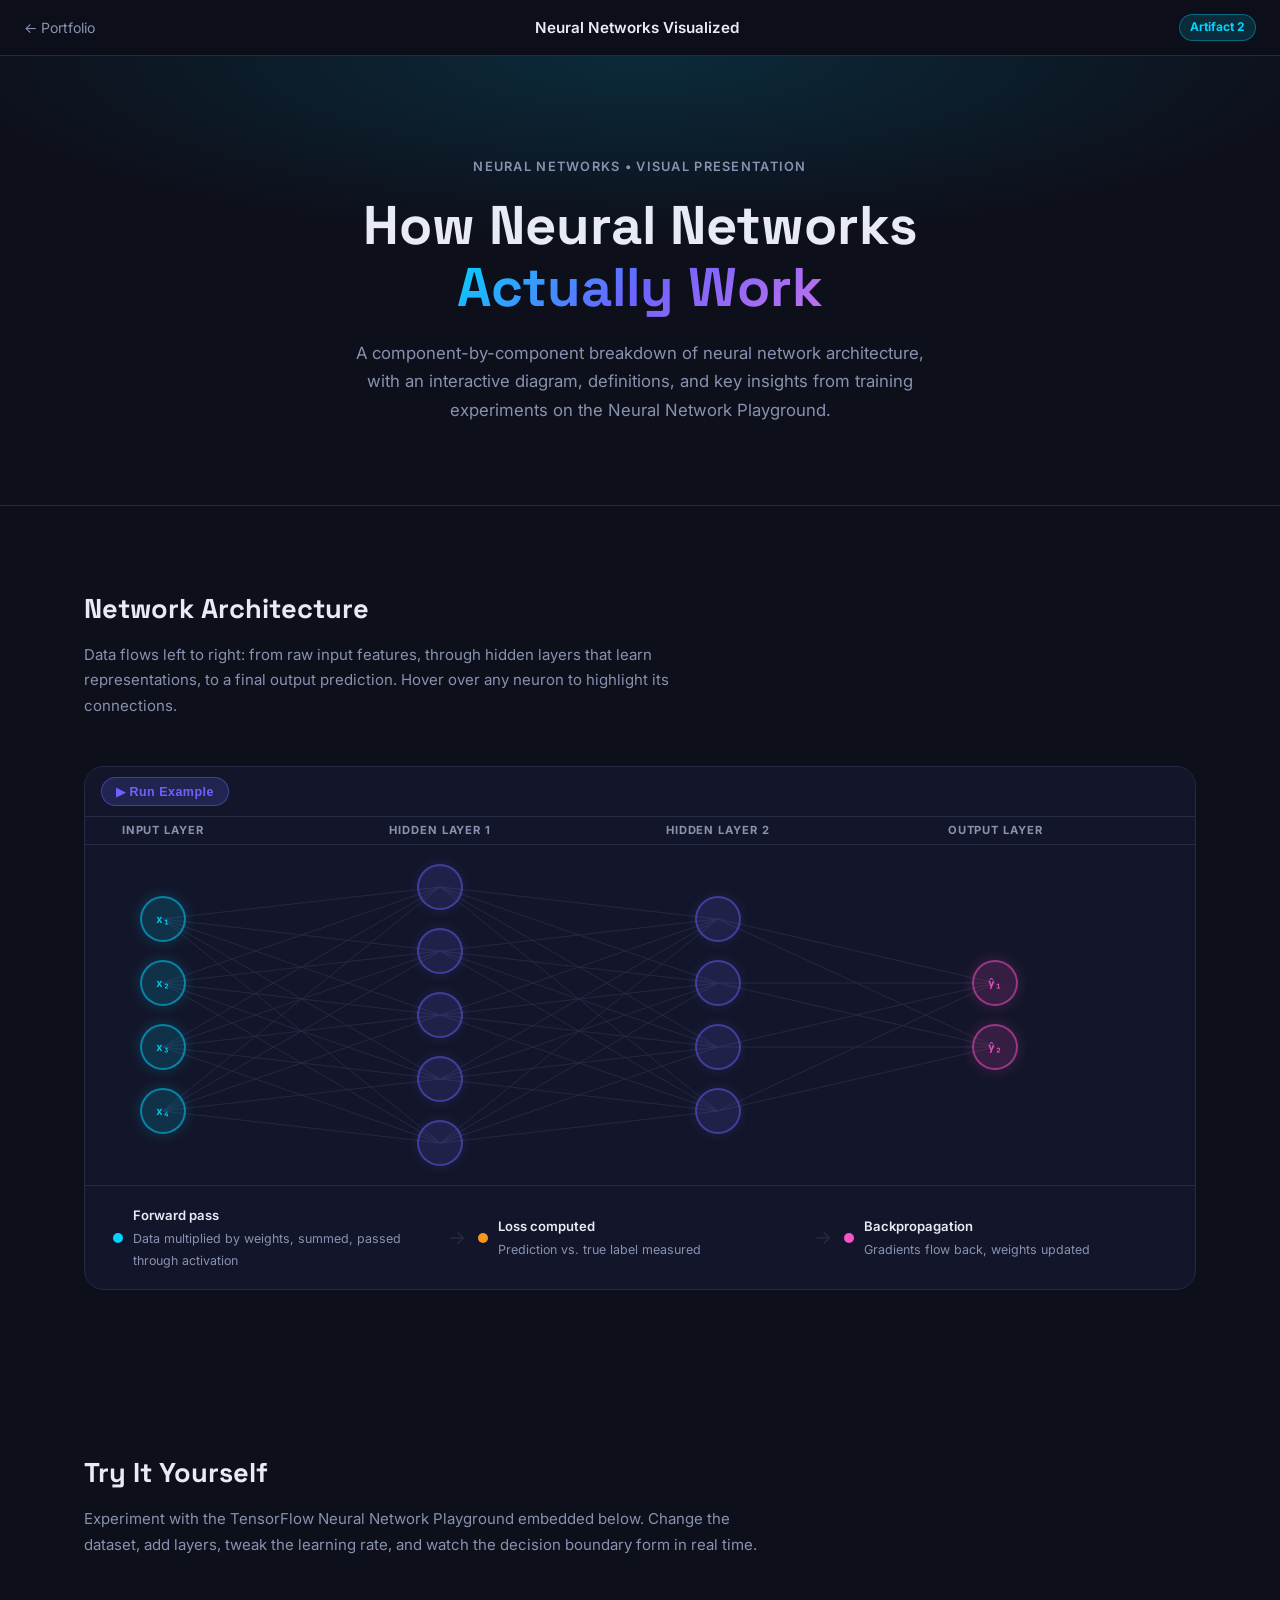
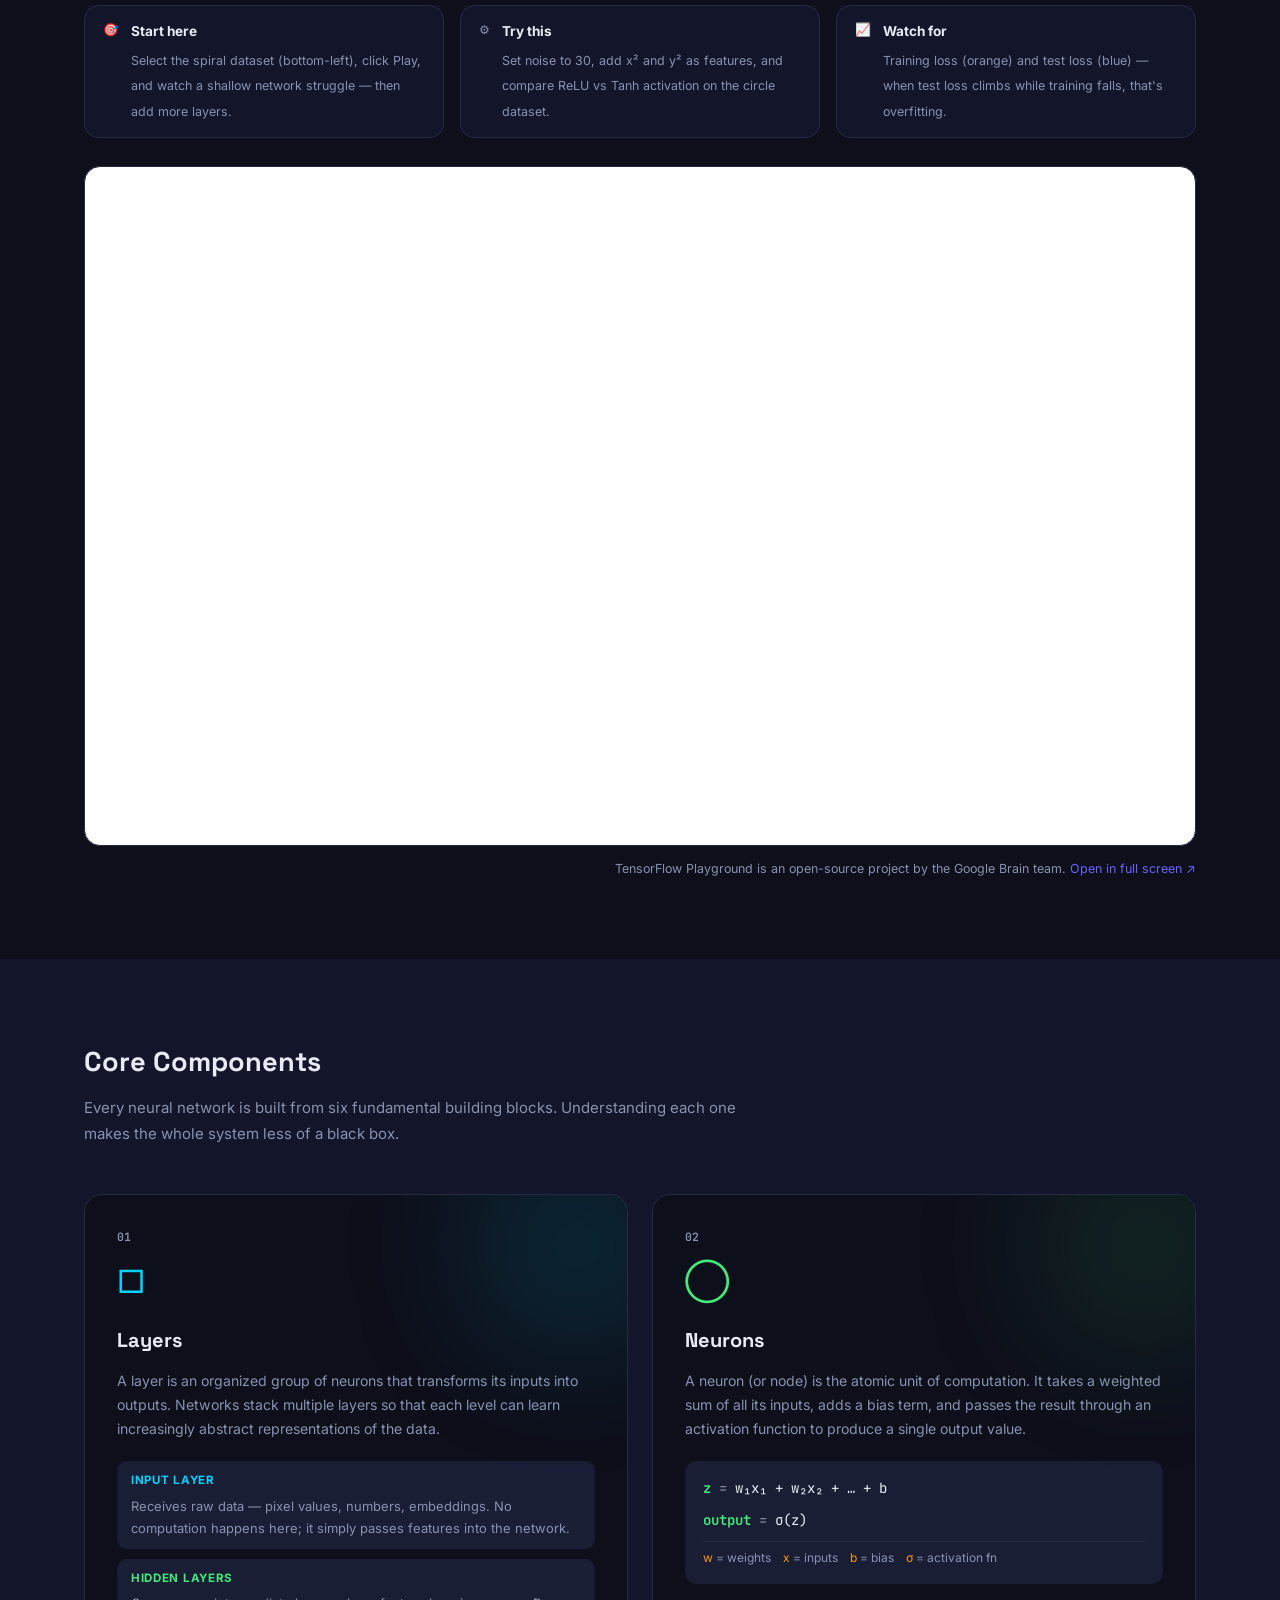
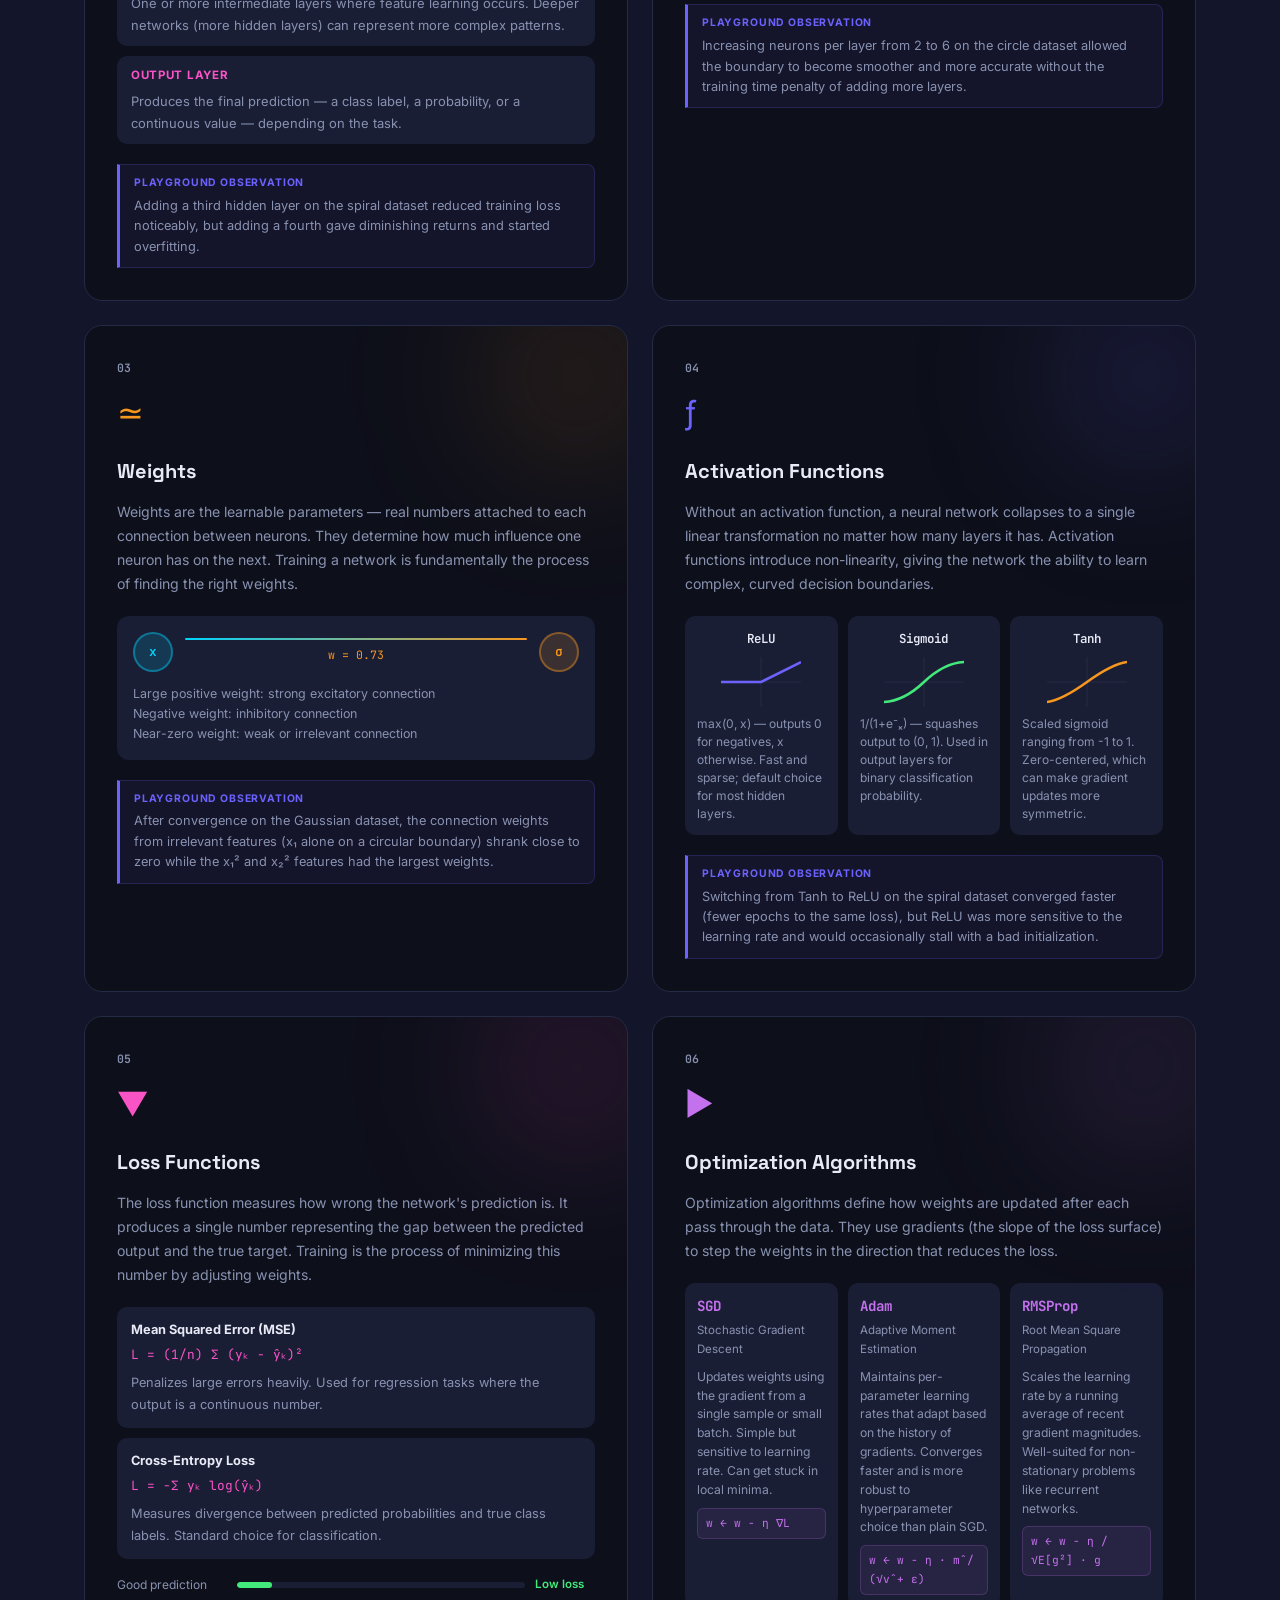
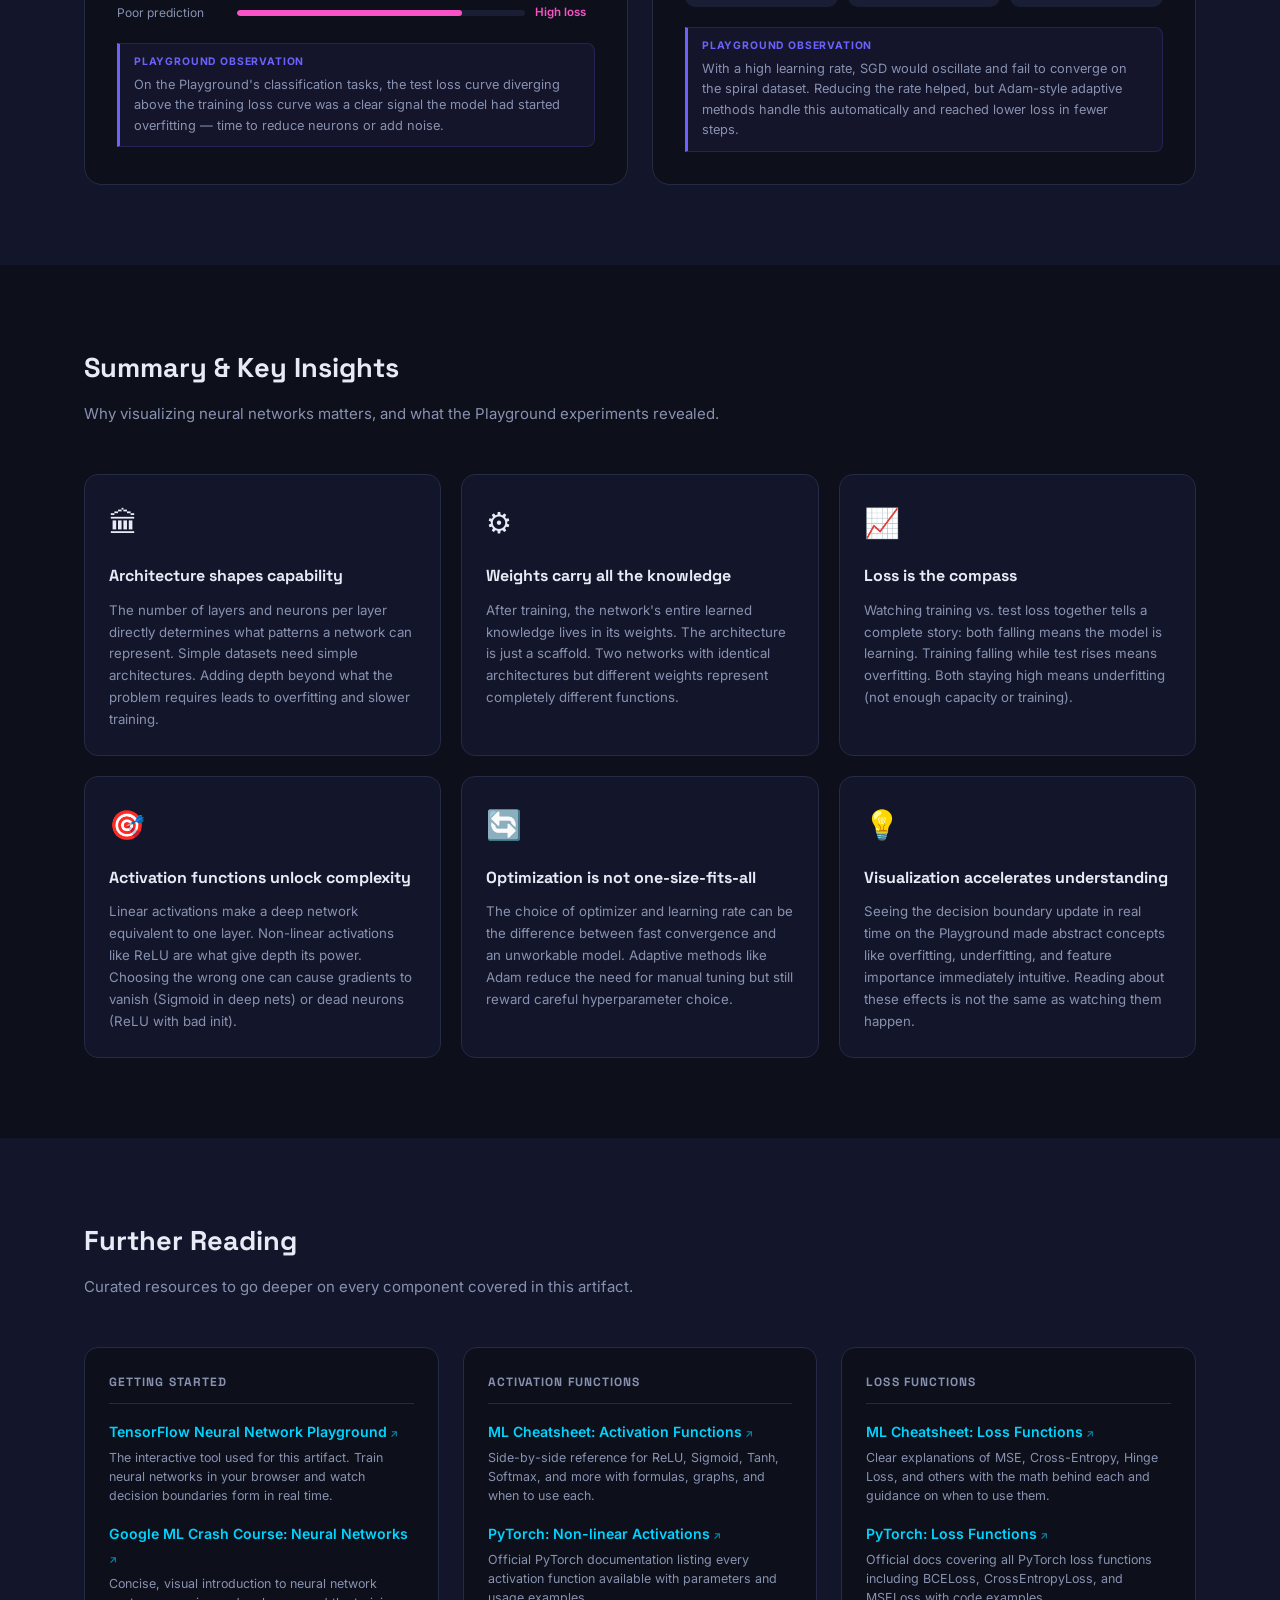
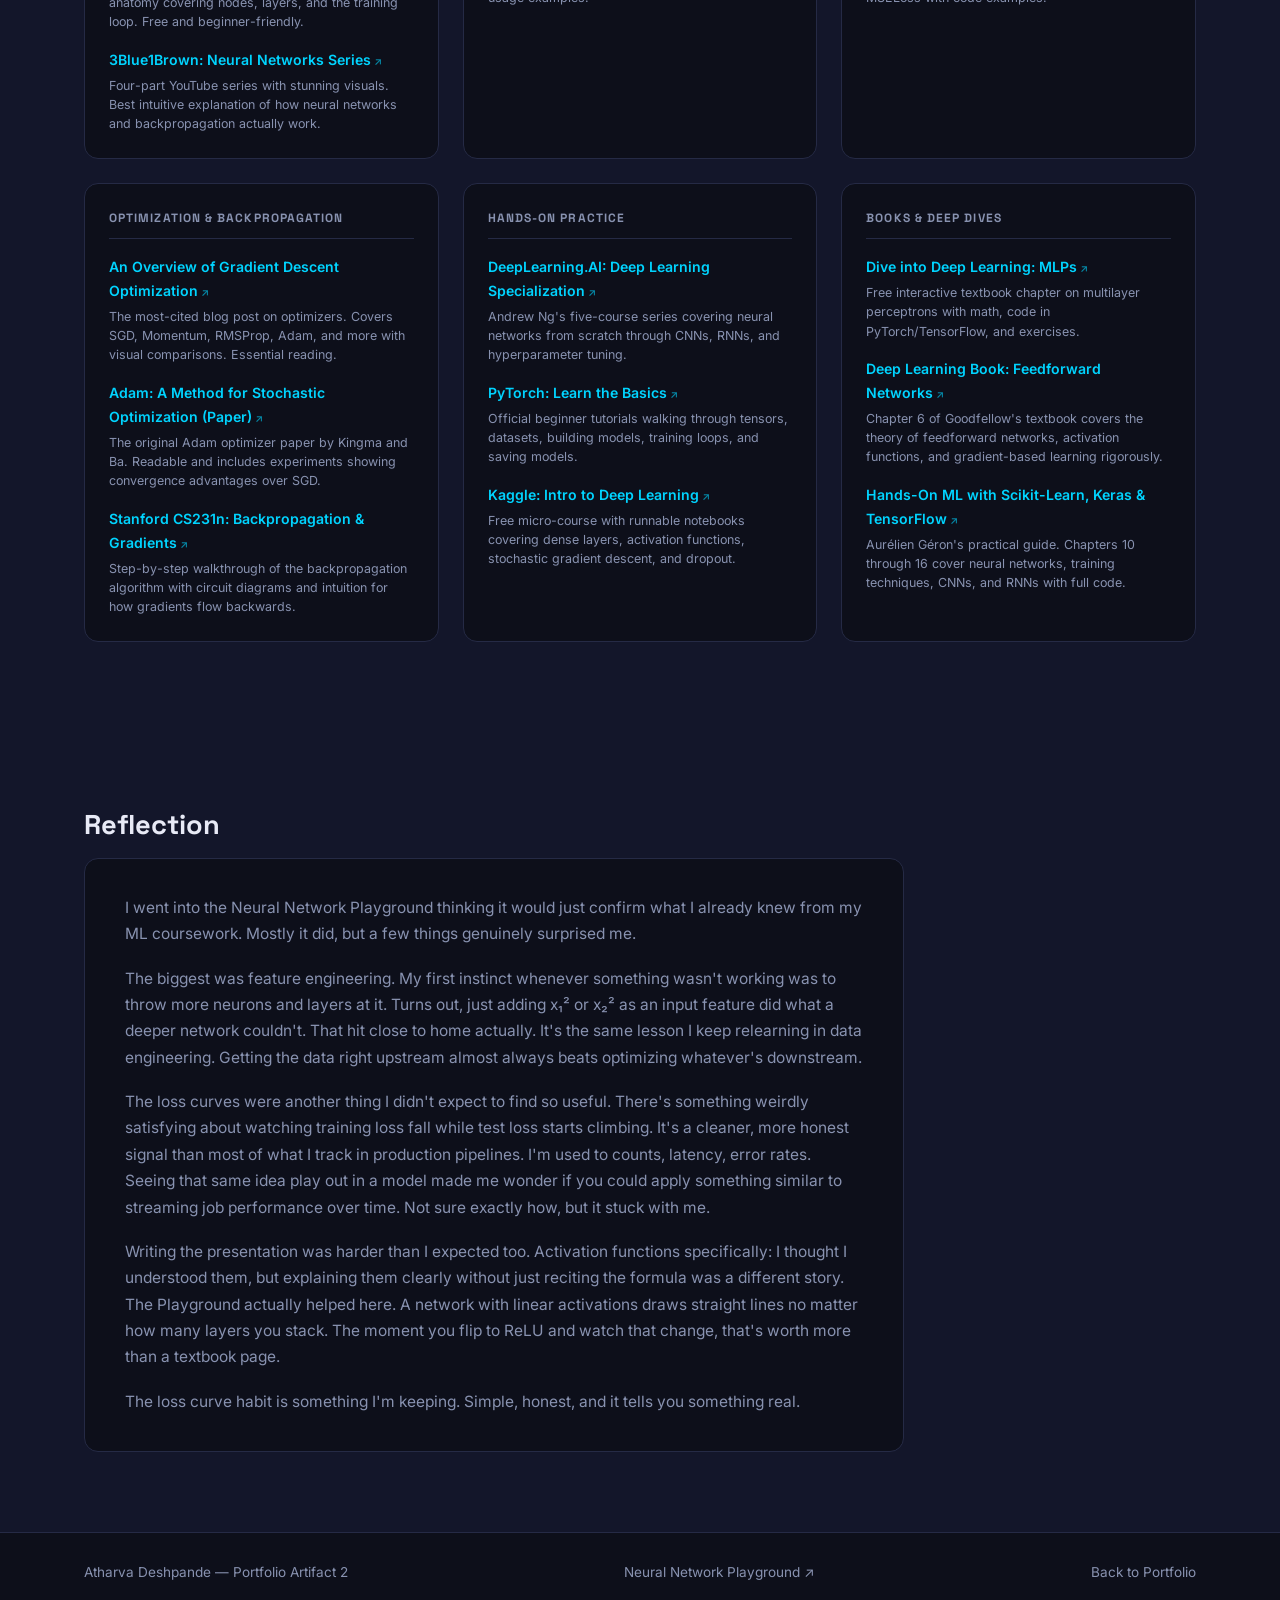
<file: artifacts/neural-networks/index.html>
<!DOCTYPE html>
<html lang="en">
<head>
  <meta charset="UTF-8" />
  <meta name="viewport" content="width=device-width, initial-scale=1.0" />
  <title>Neural Networks Visualized | Atharva Deshpande</title>
  <link rel="preconnect" href="https://fonts.googleapis.com" />
  <link href="https://fonts.googleapis.com/css2?family=Inter:wght@400;500;600&family=Space+Grotesk:wght@600;700&family=JetBrains+Mono:wght@400;600&display=swap" rel="stylesheet" />
  <link rel="stylesheet" href="style.css" />
</head>
<body>

  <!-- ── TOPBAR ── -->
  <nav class="topbar">
    <a href="../../index.html#artifacts" class="back-link">&#8592; Portfolio</a>
    <span class="topbar-title">Neural Networks Visualized</span>
    <span class="topbar-badge">Artifact 2</span>
  </nav>

  <!-- ── HERO ── -->
  <header class="artifact-hero">
    <div class="hero-inner">
      <p class="eyebrow">Neural Networks &bull; Visual Presentation</p>
      <h1>How Neural Networks<br /><span class="grad">Actually Work</span></h1>
      <p class="hero-desc">A component-by-component breakdown of neural network architecture, with an interactive diagram, definitions, and key insights from training experiments on the Neural Network Playground.</p>
    </div>
  </header>

  <!-- ── ARCHITECTURE DIAGRAM ── -->
  <section class="section section-diagram">
    <div class="container">
      <h2 class="sec-title">Network Architecture</h2>
      <p class="sec-desc">Data flows left to right: from raw input features, through hidden layers that learn representations, to a final output prediction. Hover over any neuron to highlight its connections.</p>

      <div class="diagram-wrap">

        <!-- Controls bar: button only on desktop, swipe hint injected via CSS on mobile -->
        <div class="nn-controls-bar">
          <button class="nn-play-btn" id="playBtn" title="Run animated example">&#9654; Run Example</button>
        </div>

        <!-- Scrollable area: labels + diagram scroll together = perfect alignment -->
        <div class="nn-diagram-scroll">

          <!-- Label row inside the scroll so % positions match neurons exactly -->
          <div class="nn-label-row-inner">
            <div class="layer-label" style="left:7%">Input Layer</div>
            <div class="layer-label" style="left:32%">Hidden Layer 1</div>
            <div class="layer-label" style="left:57%">Hidden Layer 2</div>
            <div class="layer-label" style="left:82%">Output Layer</div>
          </div>

          <div class="nn-diagram" id="nnDiagram">

          <!-- Step annotation bar -->
          <div class="nn-step-bar" id="stepBar"></div>

          <!-- SVG connections -->
          <svg class="nn-svg" id="nnSvg" width="100%" height="100%"></svg>

          <!-- Neurons -->
          <div class="nn-layer" id="layer0" style="left:7%">
            <div class="neuron input-neuron" data-layer="0" data-idx="0"><span>x&#8321;</span></div>
            <div class="neuron input-neuron" data-layer="0" data-idx="1"><span>x&#8322;</span></div>
            <div class="neuron input-neuron" data-layer="0" data-idx="2"><span>x&#8323;</span></div>
            <div class="neuron input-neuron" data-layer="0" data-idx="3"><span>x&#8324;</span></div>
          </div>

          <div class="nn-layer" id="layer1" style="left:32%">
            <div class="neuron hidden-neuron" data-layer="1" data-idx="0"></div>
            <div class="neuron hidden-neuron" data-layer="1" data-idx="1"></div>
            <div class="neuron hidden-neuron" data-layer="1" data-idx="2"></div>
            <div class="neuron hidden-neuron" data-layer="1" data-idx="3"></div>
            <div class="neuron hidden-neuron" data-layer="1" data-idx="4"></div>
          </div>

          <div class="nn-layer" id="layer2" style="left:57%">
            <div class="neuron hidden-neuron" data-layer="2" data-idx="0"></div>
            <div class="neuron hidden-neuron" data-layer="2" data-idx="1"></div>
            <div class="neuron hidden-neuron" data-layer="2" data-idx="2"></div>
            <div class="neuron hidden-neuron" data-layer="2" data-idx="3"></div>
          </div>

          <div class="nn-layer" id="layer3" style="left:82%">
            <div class="neuron output-neuron" data-layer="3" data-idx="0"><span>&#375;&#8321;</span></div>
            <div class="neuron output-neuron" data-layer="3" data-idx="1"><span>&#375;&#8322;</span></div>
          </div>

        </div><!-- /nn-diagram -->
        </div><!-- /nn-diagram-scroll -->

        <!-- Example legend: shown during/after animation -->
        <div class="example-legend" id="exampleLegend">
          <div class="ex-legend-col">
            <div class="ex-legend-title">Input Features</div>
            <div class="ex-legend-item"><span class="ex-tag" style="background:rgba(0,212,255,.12);border-color:rgba(0,212,255,.3);color:#00d4ff">x₁</span><span class="ex-feat">Purchase Amount <em>0.82</em></span></div>
            <div class="ex-legend-item"><span class="ex-tag" style="background:rgba(0,212,255,.12);border-color:rgba(0,212,255,.3);color:#00d4ff">x₂</span><span class="ex-feat">Time of Day <em>0.34</em></span></div>
            <div class="ex-legend-item"><span class="ex-tag" style="background:rgba(0,212,255,.12);border-color:rgba(0,212,255,.3);color:#00d4ff">x₃</span><span class="ex-feat">Item Count <em>0.91</em></span></div>
            <div class="ex-legend-item"><span class="ex-tag" style="background:rgba(0,212,255,.12);border-color:rgba(0,212,255,.3);color:#00d4ff">x₄</span><span class="ex-feat">Customer Score <em>0.67</em></span></div>
          </div>
          <div class="ex-legend-divider">&#8594;</div>
          <div class="ex-legend-col">
            <div class="ex-legend-title">Task</div>
            <div class="ex-legend-desc">Classify whether a sales transaction is <strong>Normal</strong> or an <strong>Anomaly</strong> based on behavioral features.</div>
          </div>
          <div class="ex-legend-divider">&#8594;</div>
          <div class="ex-legend-col">
            <div class="ex-legend-title">Output Prediction</div>
            <div class="ex-legend-item" id="exOut0"><span class="ex-tag" style="background:rgba(249,83,198,.12);border-color:rgba(249,83,198,.3);color:#f953c6">ŷ₁</span><span class="ex-feat">Normal <em id="exVal0">—</em></span></div>
            <div class="ex-legend-item" id="exOut1"><span class="ex-tag" style="background:rgba(249,83,198,.12);border-color:rgba(249,83,198,.3);color:#f953c6">ŷ₂</span><span class="ex-feat">Anomaly <em id="exVal1">—</em></span></div>
          </div>
        </div>

        <!-- Flow annotation -->
        <div class="flow-annotation">
          <div class="fa-step">
            <div class="fa-dot" style="background:#00d4ff"></div>
            <div>
              <strong>Forward pass</strong>
              <span>Data multiplied by weights, summed, passed through activation</span>
            </div>
          </div>
          <div class="fa-arrow">&#8594;</div>
          <div class="fa-step">
            <div class="fa-dot" style="background:#f7971e"></div>
            <div>
              <strong>Loss computed</strong>
              <span>Prediction vs. true label measured</span>
            </div>
          </div>
          <div class="fa-arrow">&#8594;</div>
          <div class="fa-step">
            <div class="fa-dot" style="background:#f953c6"></div>
            <div>
              <strong>Backpropagation</strong>
              <span>Gradients flow back, weights updated</span>
            </div>
          </div>
        </div>
      </div>
    </div>
  </section>

  <!-- ── PLAYGROUND ── -->
  <section class="section section-playground">
    <div class="container">
      <h2 class="sec-title">Try It Yourself</h2>
      <p class="sec-desc">Experiment with the TensorFlow Neural Network Playground embedded below. Change the dataset, add layers, tweak the learning rate, and watch the decision boundary form in real time.</p>

      <div class="playground-hints">
        <div class="ph-item"><span class="ph-icon">&#127919;</span><div><strong>Start here</strong><span>Select the spiral dataset (bottom-left), click Play, and watch a shallow network struggle — then add more layers.</span></div></div>
        <div class="ph-item"><span class="ph-icon">&#9881;</span><div><strong>Try this</strong><span>Set noise to 30, add x&#178; and y&#178; as features, and compare ReLU vs Tanh activation on the circle dataset.</span></div></div>
        <div class="ph-item"><span class="ph-icon">&#128200;</span><div><strong>Watch for</strong><span>Training loss (orange) and test loss (blue) — when test loss climbs while training falls, that's overfitting.</span></div></div>
      </div>

      <div class="playground-frame-wrap">
        <iframe
          src="https://playground.tensorflow.org/"
          title="TensorFlow Neural Network Playground"
          class="playground-frame"
          allow="accelerometer"
          loading="lazy"
        ></iframe>
        <div class="playground-fallback" id="pgFallback">
          <p>The playground could not be embedded in this environment.</p>
          <a href="https://playground.tensorflow.org/" target="_blank" rel="noopener" class="btn btn-outline">Open Playground &#8599;</a>
        </div>
      </div>

      <!-- Mobile CTA (shown instead of iframe on small screens) -->
      <div class="playground-mobile-cta">
        <div class="pmc-icon">&#127358;</div>
        <div class="pmc-body">
          <strong>Best experienced on desktop</strong>
          <p>The TensorFlow Playground is a full interactive tool. Open it in your browser for the full experience.</p>
          <a href="https://playground.tensorflow.org/" target="_blank" rel="noopener" class="pmc-btn">Open Neural Network Playground &#8599;</a>
        </div>
      </div>

      <p class="playground-credit">TensorFlow Playground is an open-source project by the Google Brain team. <a href="https://playground.tensorflow.org/" target="_blank" rel="noopener">Open in full screen &#8599;</a></p>
    </div>
  </section>

  <!-- ── COMPONENTS ── -->
  <section class="section section-alt section-components">
    <div class="container">
      <h2 class="sec-title">Core Components</h2>
      <p class="sec-desc">Every neural network is built from six fundamental building blocks. Understanding each one makes the whole system less of a black box.</p>

      <div class="components-grid">

        <!-- Layers -->
        <div class="comp-card" id="comp-layers">
          <div class="comp-glow" style="background:rgba(0,212,255,.15)"></div>
          <div class="comp-number">01</div>
          <div class="comp-icon" style="color:#00d4ff">&#9633;</div>
          <h3 class="comp-title">Layers</h3>
          <p class="comp-body">A layer is an organized group of neurons that transforms its inputs into outputs. Networks stack multiple layers so that each level can learn increasingly abstract representations of the data.</p>
          <div class="comp-types">
            <div class="comp-type">
              <span class="comp-type-label" style="color:#00d4ff">Input Layer</span>
              <p>Receives raw data — pixel values, numbers, embeddings. No computation happens here; it simply passes features into the network.</p>
            </div>
            <div class="comp-type">
              <span class="comp-type-label" style="color:#43e97b">Hidden Layers</span>
              <p>One or more intermediate layers where feature learning occurs. Deeper networks (more hidden layers) can represent more complex patterns.</p>
            </div>
            <div class="comp-type">
              <span class="comp-type-label" style="color:#f953c6">Output Layer</span>
              <p>Produces the final prediction — a class label, a probability, or a continuous value — depending on the task.</p>
            </div>
          </div>
          <div class="comp-insight">
            <span class="ci-label">Playground observation</span>
            Adding a third hidden layer on the spiral dataset reduced training loss noticeably, but adding a fourth gave diminishing returns and started overfitting.
          </div>
        </div>

        <!-- Neurons -->
        <div class="comp-card" id="comp-neurons">
          <div class="comp-glow" style="background:rgba(67,233,123,.12)"></div>
          <div class="comp-number">02</div>
          <div class="comp-icon" style="color:#43e97b">&#9711;</div>
          <h3 class="comp-title">Neurons</h3>
          <p class="comp-body">A neuron (or node) is the atomic unit of computation. It takes a weighted sum of all its inputs, adds a bias term, and passes the result through an activation function to produce a single output value.</p>
          <div class="neuron-formula">
            <div class="nf-eq">
              <span class="nf-out">z</span>
              <span class="nf-op">=</span>
              <span class="nf-term">w&#8321;x&#8321; + w&#8322;x&#8322; + &hellip; + b</span>
            </div>
            <div class="nf-eq">
              <span class="nf-out">output</span>
              <span class="nf-op">=</span>
              <span class="nf-term">&#963;(z)</span>
            </div>
            <div class="nf-legend">
              <span><em>w</em> = weights &nbsp;&nbsp; <em>x</em> = inputs &nbsp;&nbsp; <em>b</em> = bias &nbsp;&nbsp; <em>&#963;</em> = activation fn</span>
            </div>
          </div>
          <div class="comp-insight">
            <span class="ci-label">Playground observation</span>
            Increasing neurons per layer from 2 to 6 on the circle dataset allowed the boundary to become smoother and more accurate without the training time penalty of adding more layers.
          </div>
        </div>

        <!-- Weights -->
        <div class="comp-card" id="comp-weights">
          <div class="comp-glow" style="background:rgba(247,151,30,.12)"></div>
          <div class="comp-number">03</div>
          <div class="comp-icon" style="color:#f7971e">&#8771;</div>
          <h3 class="comp-title">Weights</h3>
          <p class="comp-body">Weights are the learnable parameters — real numbers attached to each connection between neurons. They determine how much influence one neuron has on the next. Training a network is fundamentally the process of finding the right weights.</p>
          <div class="weight-visual">
            <div class="wv-node wv-in">x</div>
            <div class="wv-edge">
              <div class="wv-line"></div>
              <div class="wv-weight">w = 0.73</div>
            </div>
            <div class="wv-node wv-out">&#963;</div>
            <div class="wv-desc">Large positive weight: strong excitatory connection<br/>Negative weight: inhibitory connection<br/>Near-zero weight: weak or irrelevant connection</div>
          </div>
          <div class="comp-insight">
            <span class="ci-label">Playground observation</span>
            After convergence on the Gaussian dataset, the connection weights from irrelevant features (x&#8321; alone on a circular boundary) shrank close to zero while the x&#8321;&#178; and x&#8322;&#178; features had the largest weights.
          </div>
        </div>

        <!-- Activation Functions -->
        <div class="comp-card" id="comp-activations">
          <div class="comp-glow" style="background:rgba(108,99,255,.15)"></div>
          <div class="comp-number">04</div>
          <div class="comp-icon" style="color:#6c63ff">&#x192;</div>
          <h3 class="comp-title">Activation Functions</h3>
          <p class="comp-body">Without an activation function, a neural network collapses to a single linear transformation no matter how many layers it has. Activation functions introduce non-linearity, giving the network the ability to learn complex, curved decision boundaries.</p>
          <div class="activation-cards">
            <div class="act-card">
              <div class="act-name">ReLU</div>
              <div class="act-graph relu-graph">
                <svg viewBox="0 0 80 50" width="80" height="50">
                  <line x1="0" y1="25" x2="80" y2="25" stroke="#252a45" stroke-width="1"/>
                  <line x1="40" y1="0" x2="40" y2="50" stroke="#252a45" stroke-width="1"/>
                  <polyline points="0,25 40,25 80,5" fill="none" stroke="#6c63ff" stroke-width="2.5"/>
                </svg>
              </div>
              <p>max(0, x) — outputs 0 for negatives, x otherwise. Fast and sparse; default choice for most hidden layers.</p>
            </div>
            <div class="act-card">
              <div class="act-name">Sigmoid</div>
              <div class="act-graph">
                <svg viewBox="0 0 80 50" width="80" height="50">
                  <line x1="0" y1="25" x2="80" y2="25" stroke="#252a45" stroke-width="1"/>
                  <line x1="40" y1="0" x2="40" y2="50" stroke="#252a45" stroke-width="1"/>
                  <path d="M0,45 Q20,44 40,25 Q60,6 80,5" fill="none" stroke="#43e97b" stroke-width="2.5"/>
                </svg>
              </div>
              <p>1/(1+e&#8315;&#8339;) — squashes output to (0, 1). Used in output layers for binary classification probability.</p>
            </div>
            <div class="act-card">
              <div class="act-name">Tanh</div>
              <div class="act-graph">
                <svg viewBox="0 0 80 50" width="80" height="50">
                  <line x1="0" y1="25" x2="80" y2="25" stroke="#252a45" stroke-width="1"/>
                  <line x1="40" y1="0" x2="40" y2="50" stroke="#252a45" stroke-width="1"/>
                  <path d="M0,45 Q15,43 40,25 Q65,7 80,5" fill="none" stroke="#f7971e" stroke-width="2.5"/>
                </svg>
              </div>
              <p>Scaled sigmoid ranging from -1 to 1. Zero-centered, which can make gradient updates more symmetric.</p>
            </div>
          </div>
          <div class="comp-insight">
            <span class="ci-label">Playground observation</span>
            Switching from Tanh to ReLU on the spiral dataset converged faster (fewer epochs to the same loss), but ReLU was more sensitive to the learning rate and would occasionally stall with a bad initialization.
          </div>
        </div>

        <!-- Loss Functions -->
        <div class="comp-card" id="comp-loss">
          <div class="comp-glow" style="background:rgba(249,83,198,.12)"></div>
          <div class="comp-number">05</div>
          <div class="comp-icon" style="color:#f953c6">&#9660;</div>
          <h3 class="comp-title">Loss Functions</h3>
          <p class="comp-body">The loss function measures how wrong the network's prediction is. It produces a single number representing the gap between the predicted output and the true target. Training is the process of minimizing this number by adjusting weights.</p>
          <div class="loss-cards">
            <div class="loss-item">
              <div class="loss-name">Mean Squared Error (MSE)</div>
              <div class="loss-formula">L = (1/n) &Sigma; (y&#8342; &minus; &#375;&#8342;)&#178;</div>
              <p>Penalizes large errors heavily. Used for regression tasks where the output is a continuous number.</p>
            </div>
            <div class="loss-item">
              <div class="loss-name">Cross-Entropy Loss</div>
              <div class="loss-formula">L = &minus;&Sigma; y&#8342; log(&#375;&#8342;)</div>
              <p>Measures divergence between predicted probabilities and true class labels. Standard choice for classification.</p>
            </div>
          </div>
          <div class="loss-insight-row">
            <div class="loss-intuition">
              <div class="li-bar-wrap">
                <div class="li-label">Good prediction</div>
                <div class="li-bar"><div class="li-fill" style="width:12%;background:#43e97b"></div></div>
                <div class="li-val" style="color:#43e97b">Low loss</div>
              </div>
              <div class="li-bar-wrap">
                <div class="li-label">Poor prediction</div>
                <div class="li-bar"><div class="li-fill" style="width:78%;background:#f953c6"></div></div>
                <div class="li-val" style="color:#f953c6">High loss</div>
              </div>
            </div>
          </div>
          <div class="comp-insight">
            <span class="ci-label">Playground observation</span>
            On the Playground's classification tasks, the test loss curve diverging above the training loss curve was a clear signal the model had started overfitting — time to reduce neurons or add noise.
          </div>
        </div>

        <!-- Optimization Algorithms -->
        <div class="comp-card" id="comp-optim">
          <div class="comp-glow" style="background:rgba(196,113,237,.12)"></div>
          <div class="comp-number">06</div>
          <div class="comp-icon" style="color:#c471ed">&#9654;</div>
          <h3 class="comp-title">Optimization Algorithms</h3>
          <p class="comp-body">Optimization algorithms define how weights are updated after each pass through the data. They use gradients (the slope of the loss surface) to step the weights in the direction that reduces the loss.</p>
          <div class="optim-cards">
            <div class="optim-item">
              <div class="optim-name">SGD</div>
              <div class="optim-sub">Stochastic Gradient Descent</div>
              <p>Updates weights using the gradient from a single sample or small batch. Simple but sensitive to learning rate. Can get stuck in local minima.</p>
              <div class="optim-formula">w &#8592; w &minus; &#951; &nabla;L</div>
            </div>
            <div class="optim-item">
              <div class="optim-name">Adam</div>
              <div class="optim-sub">Adaptive Moment Estimation</div>
              <p>Maintains per-parameter learning rates that adapt based on the history of gradients. Converges faster and is more robust to hyperparameter choice than plain SGD.</p>
              <div class="optim-formula">w &#8592; w &minus; &#951; &middot; m̂ / (&#8730;v̂ + &#949;)</div>
            </div>
            <div class="optim-item">
              <div class="optim-name">RMSProp</div>
              <div class="optim-sub">Root Mean Square Propagation</div>
              <p>Scales the learning rate by a running average of recent gradient magnitudes. Well-suited for non-stationary problems like recurrent networks.</p>
              <div class="optim-formula">w &#8592; w &minus; &#951; / &#8730;E[g&#178;] &middot; g</div>
            </div>
          </div>
          <div class="comp-insight">
            <span class="ci-label">Playground observation</span>
            With a high learning rate, SGD would oscillate and fail to converge on the spiral dataset. Reducing the rate helped, but Adam-style adaptive methods handle this automatically and reached lower loss in fewer steps.
          </div>
        </div>

      </div>
    </div>
  </section>

  <!-- ── SUMMARY ── -->
  <section class="section section-summary">
    <div class="container">
      <h2 class="sec-title">Summary &amp; Key Insights</h2>
      <p class="sec-desc">Why visualizing neural networks matters, and what the Playground experiments revealed.</p>

      <div class="summary-grid">
        <div class="summary-card">
          <div class="summary-icon">&#127963;</div>
          <h4>Architecture shapes capability</h4>
          <p>The number of layers and neurons per layer directly determines what patterns a network can represent. Simple datasets need simple architectures. Adding depth beyond what the problem requires leads to overfitting and slower training.</p>
        </div>
        <div class="summary-card">
          <div class="summary-icon">&#9881;</div>
          <h4>Weights carry all the knowledge</h4>
          <p>After training, the network's entire learned knowledge lives in its weights. The architecture is just a scaffold. Two networks with identical architectures but different weights represent completely different functions.</p>
        </div>
        <div class="summary-card">
          <div class="summary-icon">&#128200;</div>
          <h4>Loss is the compass</h4>
          <p>Watching training vs. test loss together tells a complete story: both falling means the model is learning. Training falling while test rises means overfitting. Both staying high means underfitting (not enough capacity or training).</p>
        </div>
        <div class="summary-card">
          <div class="summary-icon">&#127919;</div>
          <h4>Activation functions unlock complexity</h4>
          <p>Linear activations make a deep network equivalent to one layer. Non-linear activations like ReLU are what give depth its power. Choosing the wrong one can cause gradients to vanish (Sigmoid in deep nets) or dead neurons (ReLU with bad init).</p>
        </div>
        <div class="summary-card">
          <div class="summary-icon">&#128260;</div>
          <h4>Optimization is not one-size-fits-all</h4>
          <p>The choice of optimizer and learning rate can be the difference between fast convergence and an unworkable model. Adaptive methods like Adam reduce the need for manual tuning but still reward careful hyperparameter choice.</p>
        </div>
        <div class="summary-card">
          <div class="summary-icon">&#128161;</div>
          <h4>Visualization accelerates understanding</h4>
          <p>Seeing the decision boundary update in real time on the Playground made abstract concepts like overfitting, underfitting, and feature importance immediately intuitive. Reading about these effects is not the same as watching them happen.</p>
        </div>
      </div>
    </div>
  </section>

  <!-- ── FURTHER READING ── -->
  <section class="section section-reading">
    <div class="container">
      <h2 class="sec-title">Further Reading</h2>
      <p class="sec-desc">Curated resources to go deeper on every component covered in this artifact.</p>

      <div class="reading-grid">

        <div class="reading-group">
          <div class="reading-group-title">Getting Started</div>
          <ul class="reading-list">
            <li>
              <a href="https://playground.tensorflow.org" target="_blank" rel="noopener">TensorFlow Neural Network Playground</a>
              <span class="reading-desc">The interactive tool used for this artifact. Train neural networks in your browser and watch decision boundaries form in real time.</span>
            </li>
            <li>
              <a href="https://developers.google.com/machine-learning/crash-course/introduction-to-neural-networks/anatomy" target="_blank" rel="noopener">Google ML Crash Course: Neural Networks</a>
              <span class="reading-desc">Concise, visual introduction to neural network anatomy covering nodes, layers, and the training loop. Free and beginner-friendly.</span>
            </li>
            <li>
              <a href="https://www.3blue1brown.com/topics/neural-networks" target="_blank" rel="noopener">3Blue1Brown: Neural Networks Series</a>
              <span class="reading-desc">Four-part YouTube series with stunning visuals. Best intuitive explanation of how neural networks and backpropagation actually work.</span>
            </li>
          </ul>
        </div>

        <div class="reading-group">
          <div class="reading-group-title">Activation Functions</div>
          <ul class="reading-list">
            <li>
              <a href="https://ml-cheatsheet.readthedocs.io/en/latest/activation_functions.html" target="_blank" rel="noopener">ML Cheatsheet: Activation Functions</a>
              <span class="reading-desc">Side-by-side reference for ReLU, Sigmoid, Tanh, Softmax, and more with formulas, graphs, and when to use each.</span>
            </li>
            <li>
              <a href="https://pytorch.org/docs/stable/nn.html#non-linear-activations-weighted-sum-nonlinearity" target="_blank" rel="noopener">PyTorch: Non-linear Activations</a>
              <span class="reading-desc">Official PyTorch documentation listing every activation function available with parameters and usage examples.</span>
            </li>
          </ul>
        </div>

        <div class="reading-group">
          <div class="reading-group-title">Loss Functions</div>
          <ul class="reading-list">
            <li>
              <a href="https://ml-cheatsheet.readthedocs.io/en/latest/loss_functions.html" target="_blank" rel="noopener">ML Cheatsheet: Loss Functions</a>
              <span class="reading-desc">Clear explanations of MSE, Cross-Entropy, Hinge Loss, and others with the math behind each and guidance on when to use them.</span>
            </li>
            <li>
              <a href="https://pytorch.org/docs/stable/nn.html#loss-functions" target="_blank" rel="noopener">PyTorch: Loss Functions</a>
              <span class="reading-desc">Official docs covering all PyTorch loss functions including BCELoss, CrossEntropyLoss, and MSELoss with code examples.</span>
            </li>
          </ul>
        </div>

        <div class="reading-group">
          <div class="reading-group-title">Optimization &amp; Backpropagation</div>
          <ul class="reading-list">
            <li>
              <a href="https://ruder.io/optimizing-gradient-descent/" target="_blank" rel="noopener">An Overview of Gradient Descent Optimization</a>
              <span class="reading-desc">The most-cited blog post on optimizers. Covers SGD, Momentum, RMSProp, Adam, and more with visual comparisons. Essential reading.</span>
            </li>
            <li>
              <a href="https://arxiv.org/abs/1412.6980" target="_blank" rel="noopener">Adam: A Method for Stochastic Optimization (Paper)</a>
              <span class="reading-desc">The original Adam optimizer paper by Kingma and Ba. Readable and includes experiments showing convergence advantages over SGD.</span>
            </li>
            <li>
              <a href="https://cs231n.github.io/optimization-2/" target="_blank" rel="noopener">Stanford CS231n: Backpropagation &amp; Gradients</a>
              <span class="reading-desc">Step-by-step walkthrough of the backpropagation algorithm with circuit diagrams and intuition for how gradients flow backwards.</span>
            </li>
          </ul>
        </div>

        <div class="reading-group">
          <div class="reading-group-title">Hands-on Practice</div>
          <ul class="reading-list">
            <li>
              <a href="https://www.deeplearning.ai/courses/deep-learning-specialization/" target="_blank" rel="noopener">DeepLearning.AI: Deep Learning Specialization</a>
              <span class="reading-desc">Andrew Ng's five-course series covering neural networks from scratch through CNNs, RNNs, and hyperparameter tuning.</span>
            </li>
            <li>
              <a href="https://pytorch.org/tutorials/beginner/basics/intro.html" target="_blank" rel="noopener">PyTorch: Learn the Basics</a>
              <span class="reading-desc">Official beginner tutorials walking through tensors, datasets, building models, training loops, and saving models.</span>
            </li>
            <li>
              <a href="https://kaggle.com/learn/intro-to-deep-learning" target="_blank" rel="noopener">Kaggle: Intro to Deep Learning</a>
              <span class="reading-desc">Free micro-course with runnable notebooks covering dense layers, activation functions, stochastic gradient descent, and dropout.</span>
            </li>
          </ul>
        </div>

        <div class="reading-group">
          <div class="reading-group-title">Books &amp; Deep Dives</div>
          <ul class="reading-list">
            <li>
              <a href="https://d2l.ai/chapter_multilayer-perceptrons/index.html" target="_blank" rel="noopener">Dive into Deep Learning: MLPs</a>
              <span class="reading-desc">Free interactive textbook chapter on multilayer perceptrons with math, code in PyTorch/TensorFlow, and exercises.</span>
            </li>
            <li>
              <a href="https://www.deeplearningbook.org/contents/mlp.html" target="_blank" rel="noopener">Deep Learning Book: Feedforward Networks</a>
              <span class="reading-desc">Chapter 6 of Goodfellow's textbook covers the theory of feedforward networks, activation functions, and gradient-based learning rigorously.</span>
            </li>
            <li>
              <a href="https://www.oreilly.com/library/view/hands-on-machine-learning/9781098125967/" target="_blank" rel="noopener">Hands-On ML with Scikit-Learn, Keras &amp; TensorFlow</a>
              <span class="reading-desc">Aurélien Géron's practical guide. Chapters 10 through 16 cover neural networks, training techniques, CNNs, and RNNs with full code.</span>
            </li>
          </ul>
        </div>

      </div>
    </div>
  </section>

  <!-- ── REFLECTION ── -->
  <section class="section section-alt">
    <div class="container">
      <h2 class="sec-title">Reflection</h2>
      <div class="reflection-card">
        <p>I went into the Neural Network Playground thinking it would just confirm what I already knew from my ML coursework. Mostly it did, but a few things genuinely surprised me.</p>
        <p>The biggest was feature engineering. My first instinct whenever something wasn't working was to throw more neurons and layers at it. Turns out, just adding x&#8321;&#178; or x&#8322;&#178; as an input feature did what a deeper network couldn't. That hit close to home actually. It's the same lesson I keep relearning in data engineering. Getting the data right upstream almost always beats optimizing whatever's downstream.</p>
        <p>The loss curves were another thing I didn't expect to find so useful. There's something weirdly satisfying about watching training loss fall while test loss starts climbing. It's a cleaner, more honest signal than most of what I track in production pipelines. I'm used to counts, latency, error rates. Seeing that same idea play out in a model made me wonder if you could apply something similar to streaming job performance over time. Not sure exactly how, but it stuck with me.</p>
        <p>Writing the presentation was harder than I expected too. Activation functions specifically: I thought I understood them, but explaining them clearly without just reciting the formula was a different story. The Playground actually helped here. A network with linear activations draws straight lines no matter how many layers you stack. The moment you flip to ReLU and watch that change, that's worth more than a textbook page.</p>
        <p>The loss curve habit is something I'm keeping. Simple, honest, and it tells you something real.</p>
      </div>
    </div>
  </section>

  <!-- ── FOOTER ── -->
  <footer class="art-footer">
    <div class="container">
      <span>Atharva Deshpande &mdash; Portfolio Artifact 2</span>
      <a href="https://playground.tensorflow.org" target="_blank" rel="noopener">Neural Network Playground &#8599;</a>
      <a href="../../index.html#artifacts">Back to Portfolio</a>
    </div>
  </footer>

  <script src="diagram.js"></script>
  <script>
    // Show fallback if playground iframe is blocked
    const frame = document.querySelector('.playground-frame');
    const fallback = document.getElementById('pgFallback');
    if (frame && fallback) {
      frame.addEventListener('error', () => {
        frame.style.display = 'none';
        fallback.style.display = 'flex';
      });
    }
  </script>
</body>
</html>
</file>
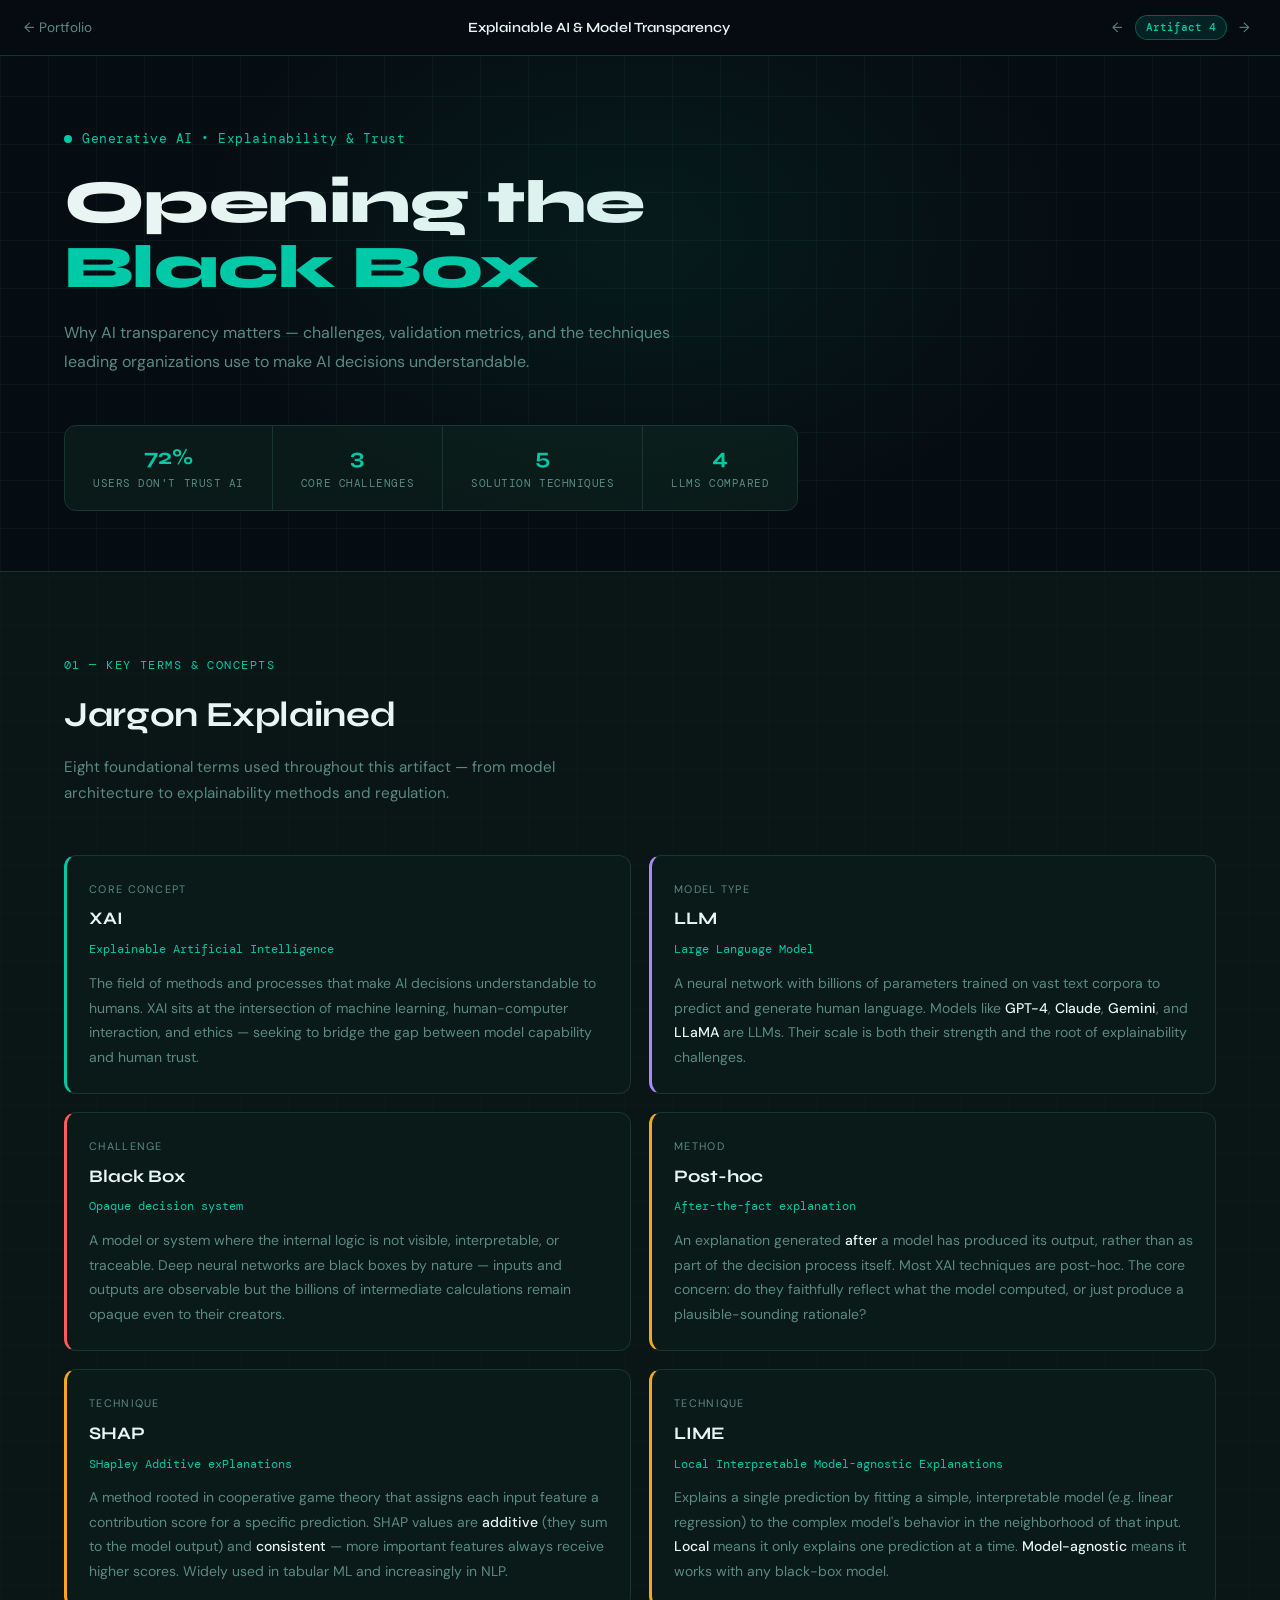
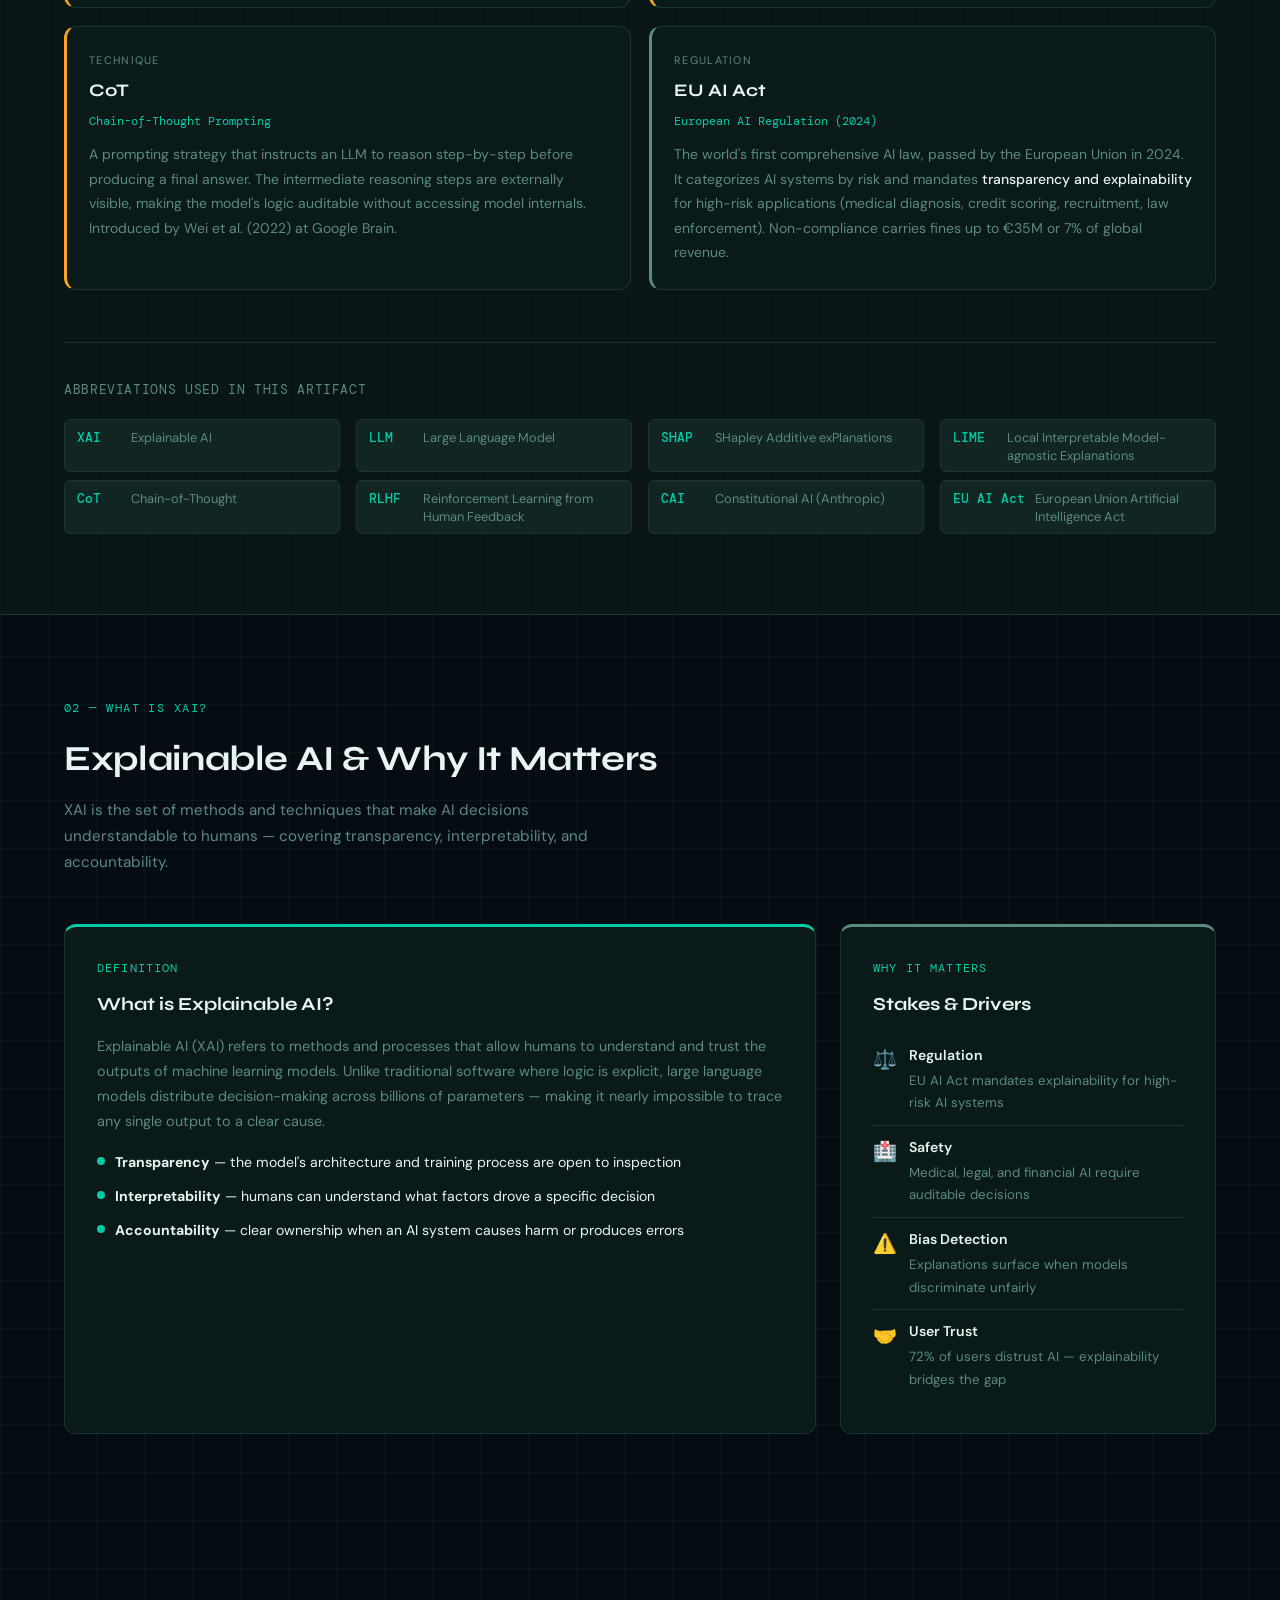
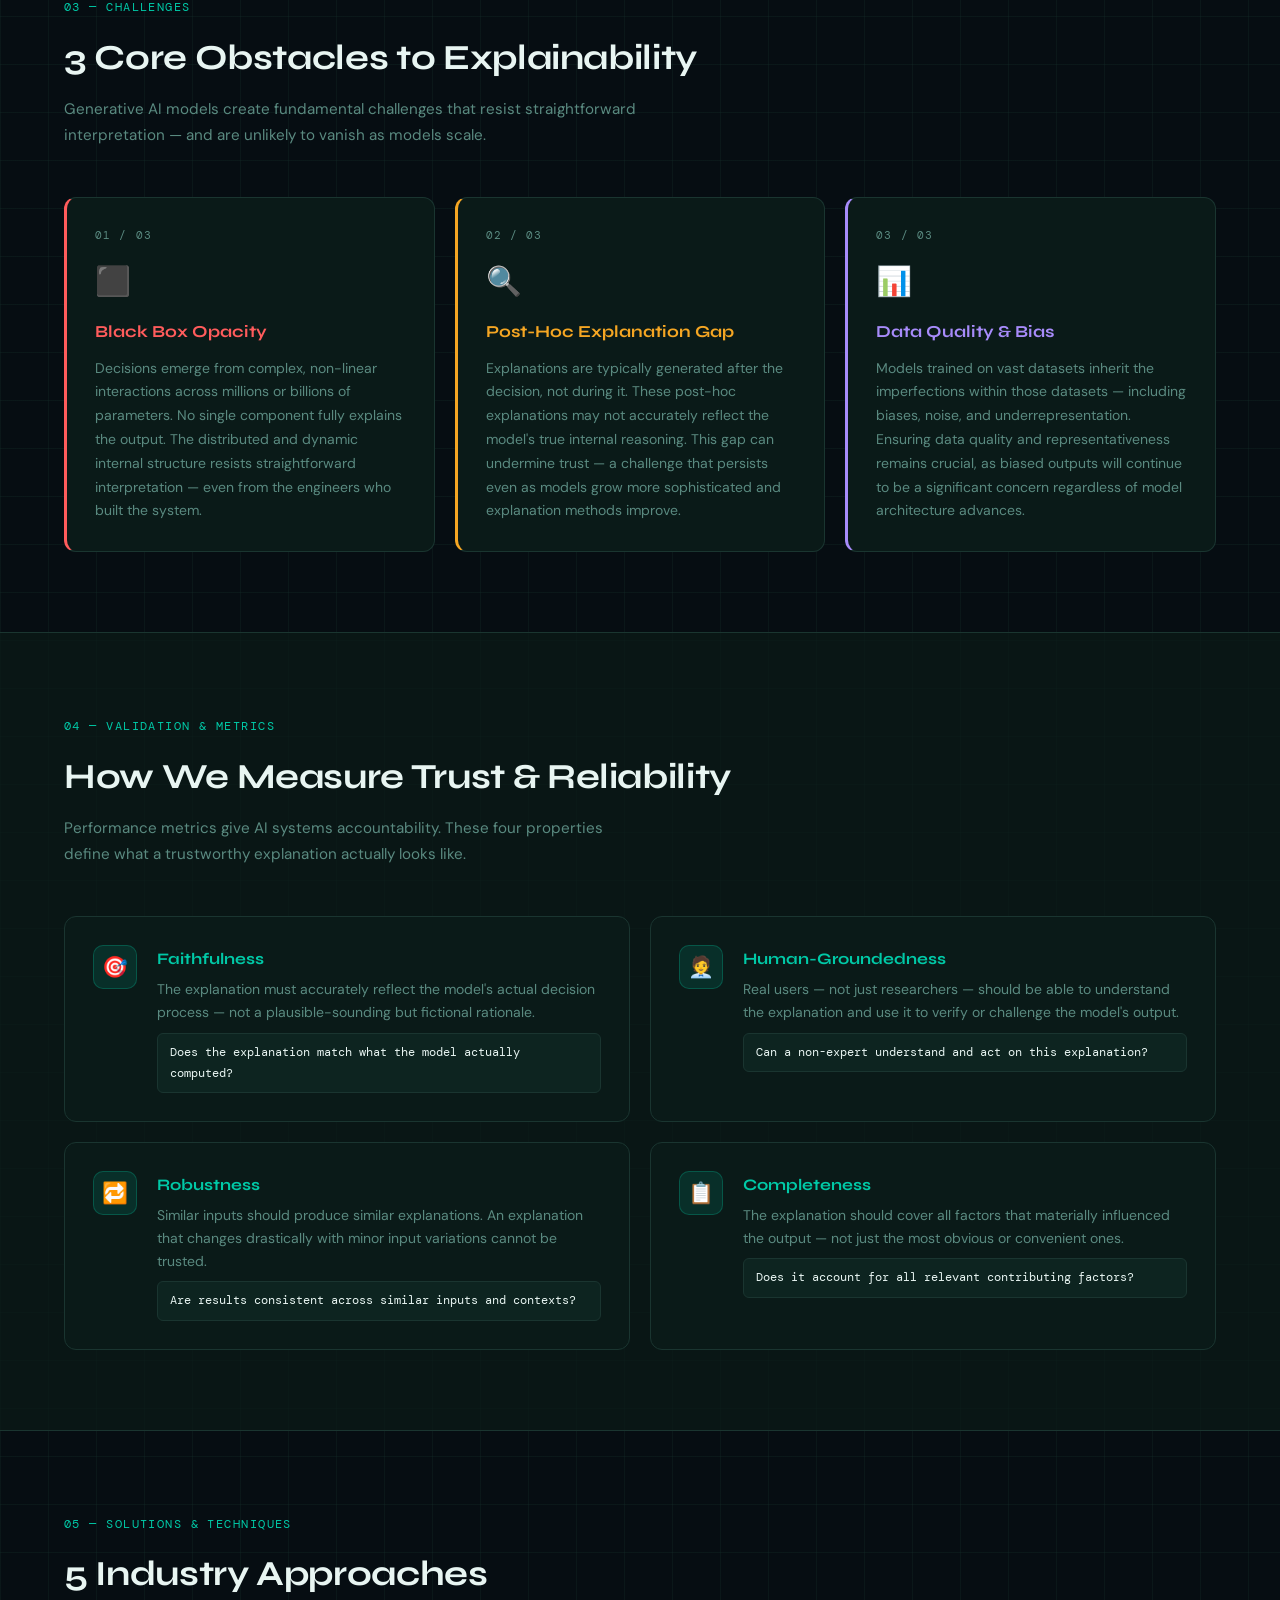
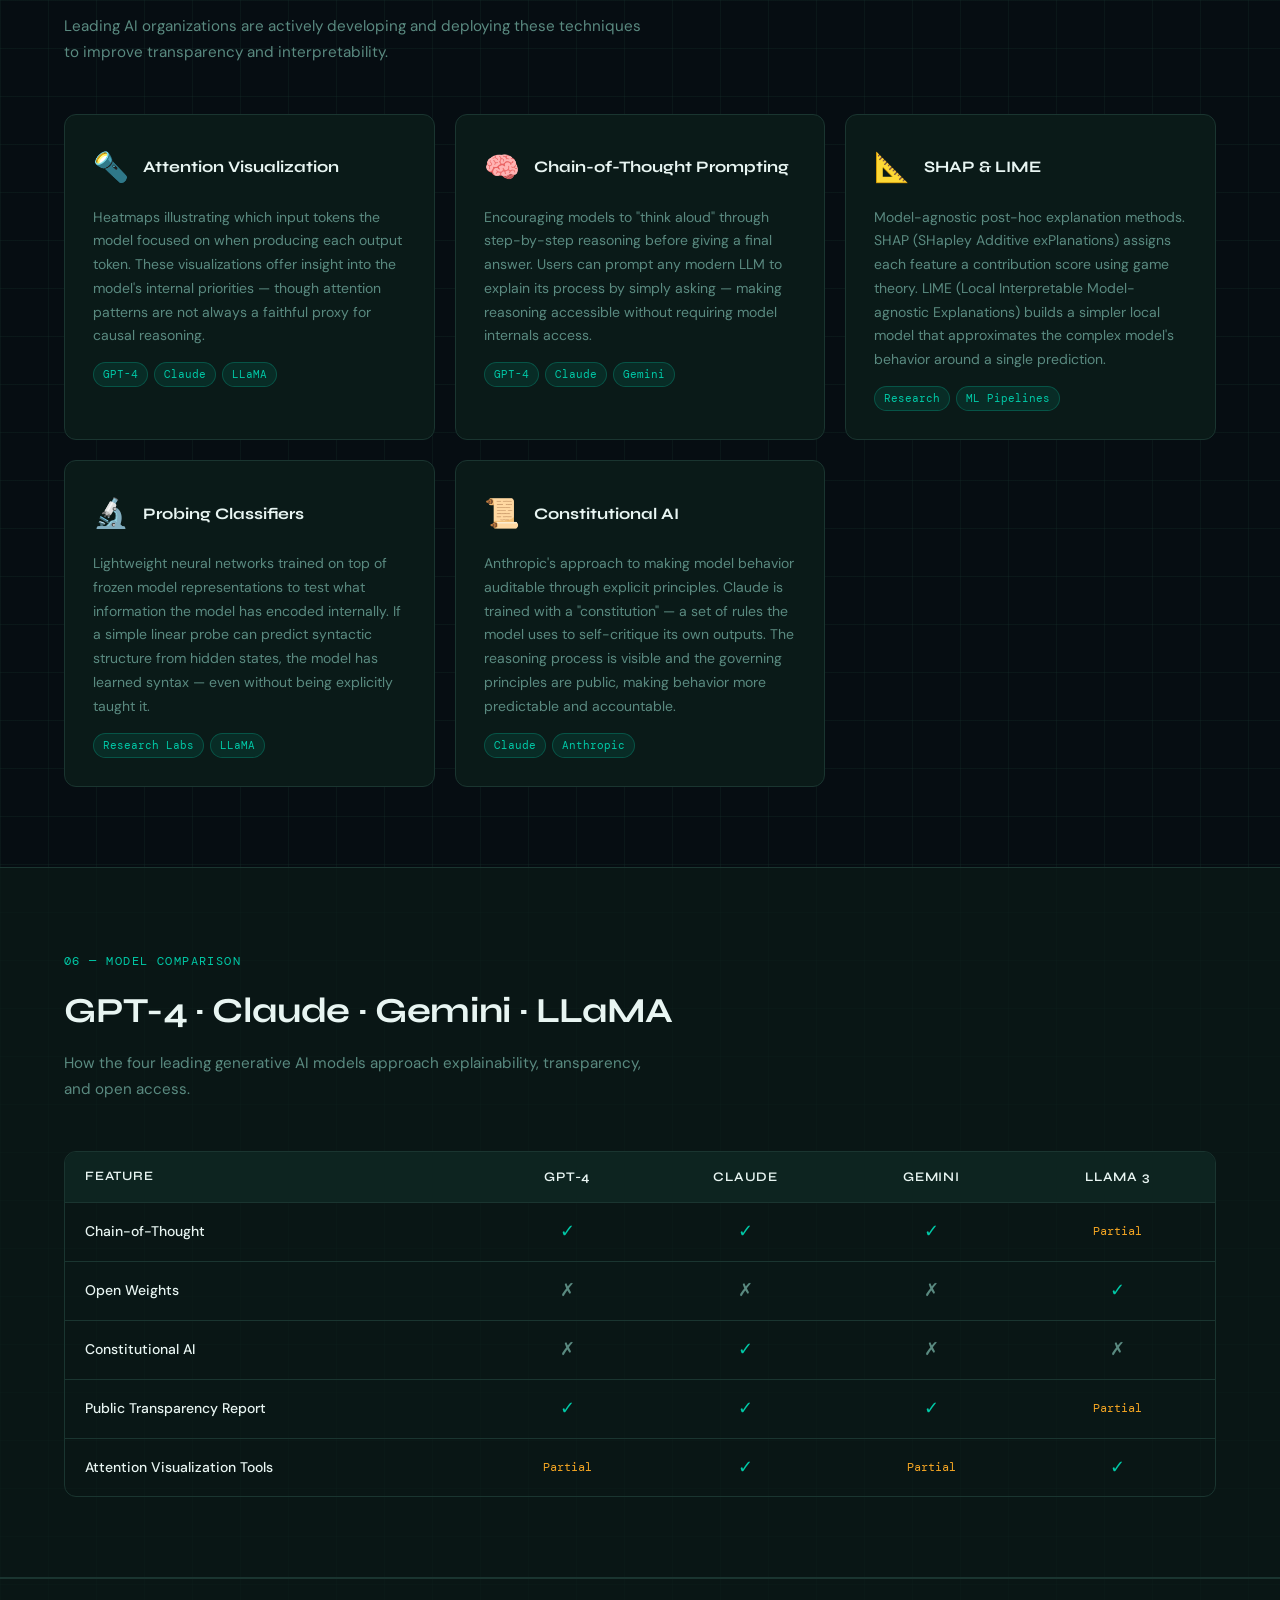
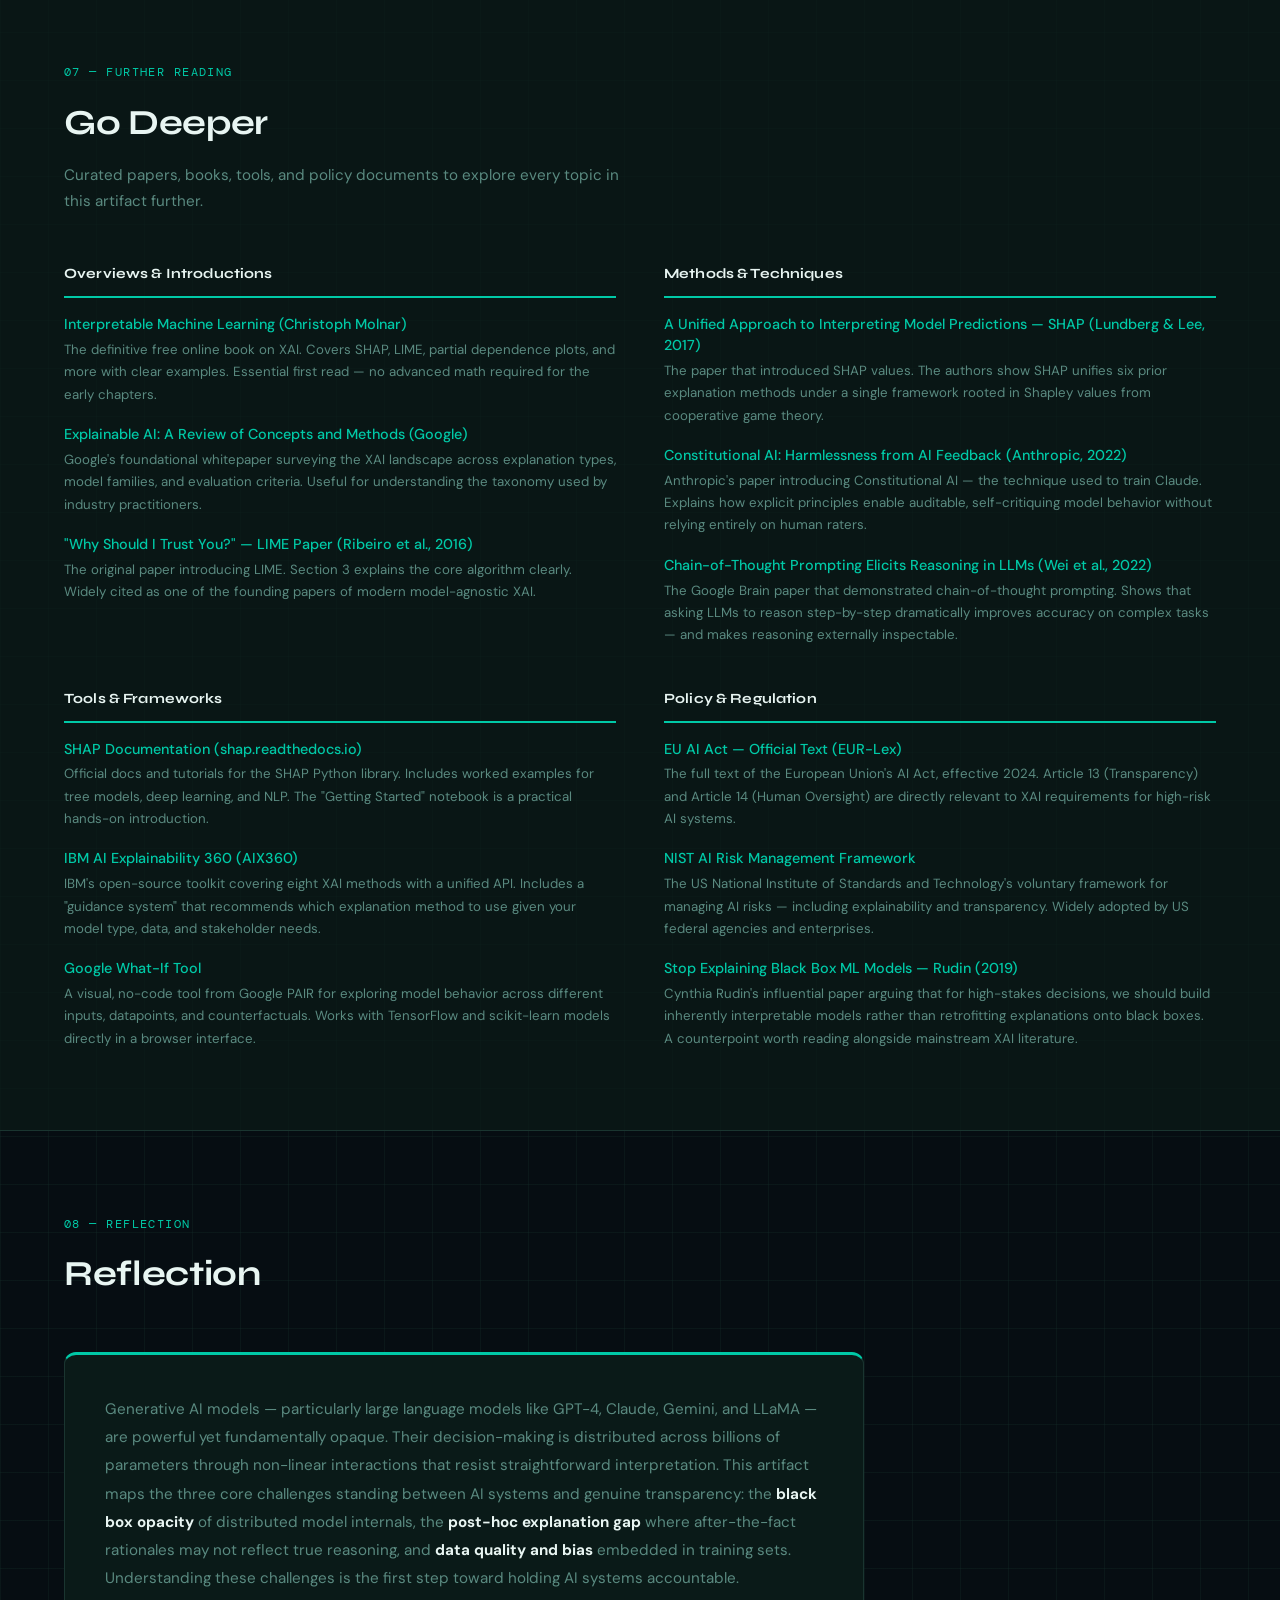
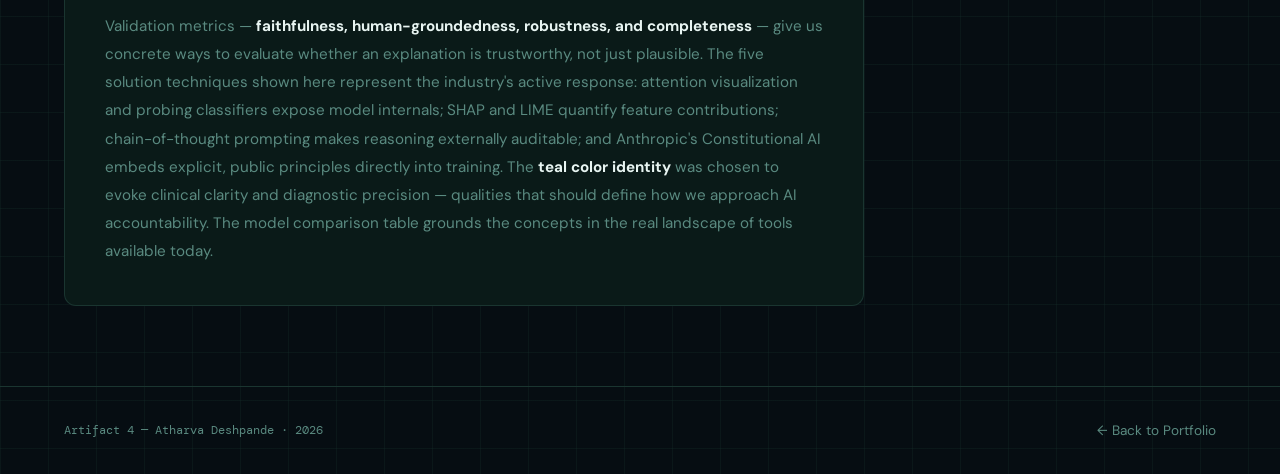
<file: artifacts/xai/index.html>
<!DOCTYPE html>
<html lang="en">
<head>
  <meta charset="UTF-8" />
  <meta name="viewport" content="width=device-width, initial-scale=1.0" />
  <title>Explainable AI &amp; Model Transparency | Atharva Deshpande</title>
  <link rel="preconnect" href="https://fonts.googleapis.com" />
  <link rel="preconnect" href="https://fonts.gstatic.com" crossorigin />
  <link href="https://fonts.googleapis.com/css2?family=Syne:wght@400;500;600;700;800&family=DM+Mono:wght@300;400;500&family=DM+Sans:opsz,wght@9..40,300;9..40,400;9..40,500&display=swap" rel="stylesheet" />
  <link rel="stylesheet" href="style.css" />
</head>
<body>

  <!-- ── TOPBAR ── -->
  <nav class="topbar">
    <a href="../../index.html#artifacts" class="back-link">&#8592; Portfolio</a>
    <span class="topbar-title">Explainable AI &amp; Model Transparency</span>
    <div class="artifact-nav">
      <a href="../llm-training/index.html" class="artifact-nav-arrow" title="Artifact 3: How LLMs Are Built">&#8592;</a>
      <span class="topbar-badge">Artifact 4</span>
      <a href="../model-selection/index.html" class="artifact-nav-arrow" title="Artifact 5: Pre-trained Model Selection">&#8594;</a>
    </div>
  </nav>

  <!-- ── HERO ── -->
  <header class="hero">
    <div class="container">
      <div class="hero-eyebrow">
        <span class="eyebrow-dot" aria-hidden="true"></span>
        <span class="mono">Generative AI &bull; Explainability &amp; Trust</span>
      </div>
      <h1 class="hero-title">Opening the<br /><span class="accent">Black Box</span></h1>
      <p class="hero-sub">Why AI transparency matters — challenges, validation metrics, and the techniques leading organizations use to make AI decisions understandable.</p>

      <div class="hero-stats" role="list" aria-label="Key statistics">
        <div class="hstat" role="listitem">
          <div class="hstat-val">72%</div>
          <div class="hstat-label">Users don't trust AI</div>
        </div>
        <div class="hstat-div" aria-hidden="true"></div>
        <div class="hstat" role="listitem">
          <div class="hstat-val">3</div>
          <div class="hstat-label">Core challenges</div>
        </div>
        <div class="hstat-div" aria-hidden="true"></div>
        <div class="hstat" role="listitem">
          <div class="hstat-val">5</div>
          <div class="hstat-label">Solution techniques</div>
        </div>
        <div class="hstat-div" aria-hidden="true"></div>
        <div class="hstat" role="listitem">
          <div class="hstat-val">4</div>
          <div class="hstat-label">LLMs compared</div>
        </div>
      </div>
    </div>
  </header>

  <!-- ── SECTION 01: KEY TERMS ── -->
  <section class="section section-alt" aria-labelledby="concepts-heading">
    <div class="container">
      <div class="section-header">
        <span class="section-tag mono">01 — Key Terms &amp; Concepts</span>
        <h2 class="section-title" id="concepts-heading">Jargon Explained</h2>
        <p class="section-desc">Eight foundational terms used throughout this artifact — from model architecture to explainability methods and regulation.</p>
      </div>

      <div class="concepts-grid">

        <div class="concept-card" data-cat="core">
          <div class="concept-tag">Core Concept</div>
          <div class="concept-name">XAI</div>
          <div class="concept-short">Explainable Artificial Intelligence</div>
          <p class="concept-body">The field of methods and processes that make AI decisions understandable to humans. XAI sits at the intersection of machine learning, human-computer interaction, and ethics — seeking to bridge the gap between model capability and human trust.</p>
        </div>

        <div class="concept-card" data-cat="model">
          <div class="concept-tag">Model Type</div>
          <div class="concept-name">LLM</div>
          <div class="concept-short">Large Language Model</div>
          <p class="concept-body">A neural network with billions of parameters trained on vast text corpora to predict and generate human language. Models like <em>GPT-4</em>, <em>Claude</em>, <em>Gemini</em>, and <em>LLaMA</em> are LLMs. Their scale is both their strength and the root of explainability challenges.</p>
        </div>

        <div class="concept-card" data-cat="challenge">
          <div class="concept-tag">Challenge</div>
          <div class="concept-name">Black Box</div>
          <div class="concept-short">Opaque decision system</div>
          <p class="concept-body">A model or system where the internal logic is not visible, interpretable, or traceable. Deep neural networks are black boxes by nature — inputs and outputs are observable but the billions of intermediate calculations remain opaque even to their creators.</p>
        </div>

        <div class="concept-card" data-cat="method">
          <div class="concept-tag">Method</div>
          <div class="concept-name">Post-hoc</div>
          <div class="concept-short">After-the-fact explanation</div>
          <p class="concept-body">An explanation generated <em>after</em> a model has produced its output, rather than as part of the decision process itself. Most XAI techniques are post-hoc. The core concern: do they faithfully reflect what the model computed, or just produce a plausible-sounding rationale?</p>
        </div>

        <div class="concept-card" data-cat="method">
          <div class="concept-tag">Technique</div>
          <div class="concept-name">SHAP</div>
          <div class="concept-short">SHapley Additive exPlanations</div>
          <p class="concept-body">A method rooted in cooperative game theory that assigns each input feature a contribution score for a specific prediction. SHAP values are <em>additive</em> (they sum to the model output) and <em>consistent</em> — more important features always receive higher scores. Widely used in tabular ML and increasingly in NLP.</p>
        </div>

        <div class="concept-card" data-cat="method">
          <div class="concept-tag">Technique</div>
          <div class="concept-name">LIME</div>
          <div class="concept-short">Local Interpretable Model-agnostic Explanations</div>
          <p class="concept-body">Explains a single prediction by fitting a simple, interpretable model (e.g. linear regression) to the complex model's behavior in the neighborhood of that input. <em>Local</em> means it only explains one prediction at a time. <em>Model-agnostic</em> means it works with any black-box model.</p>
        </div>

        <div class="concept-card" data-cat="method">
          <div class="concept-tag">Technique</div>
          <div class="concept-name">CoT</div>
          <div class="concept-short">Chain-of-Thought Prompting</div>
          <p class="concept-body">A prompting strategy that instructs an LLM to reason step-by-step before producing a final answer. The intermediate reasoning steps are externally visible, making the model's logic auditable without accessing model internals. Introduced by Wei et al. (2022) at Google Brain.</p>
        </div>

        <div class="concept-card" data-cat="regulation">
          <div class="concept-tag">Regulation</div>
          <div class="concept-name">EU AI Act</div>
          <div class="concept-short">European AI Regulation (2024)</div>
          <p class="concept-body">The world's first comprehensive AI law, passed by the European Union in 2024. It categorizes AI systems by risk and mandates <em>transparency and explainability</em> for high-risk applications (medical diagnosis, credit scoring, recruitment, law enforcement). Non-compliance carries fines up to €35M or 7% of global revenue.</p>
        </div>

      </div>

      <!-- Abbreviations quick-reference -->
      <div class="abbr-section">
        <div class="abbr-heading mono">ABBREVIATIONS USED IN THIS ARTIFACT</div>
        <div class="abbr-grid">
          <div class="abbr-item"><span class="abbr-term">XAI</span><span class="abbr-full">Explainable AI</span></div>
          <div class="abbr-item"><span class="abbr-term">LLM</span><span class="abbr-full">Large Language Model</span></div>
          <div class="abbr-item"><span class="abbr-term">SHAP</span><span class="abbr-full">SHapley Additive exPlanations</span></div>
          <div class="abbr-item"><span class="abbr-term">LIME</span><span class="abbr-full">Local Interpretable Model-agnostic Explanations</span></div>
          <div class="abbr-item"><span class="abbr-term">CoT</span><span class="abbr-full">Chain-of-Thought</span></div>
          <div class="abbr-item"><span class="abbr-term">RLHF</span><span class="abbr-full">Reinforcement Learning from Human Feedback</span></div>
          <div class="abbr-item"><span class="abbr-term">CAI</span><span class="abbr-full">Constitutional AI (Anthropic)</span></div>
          <div class="abbr-item"><span class="abbr-term">EU AI Act</span><span class="abbr-full">European Union Artificial Intelligence Act</span></div>
        </div>
      </div>
    </div>
  </section>

  <!-- ── SECTION 02: WHAT IS XAI ── -->
  <section class="section" aria-labelledby="xai-heading">
    <div class="container">
      <div class="section-header">
        <span class="section-tag mono">02 — What is XAI?</span>
        <h2 class="section-title" id="xai-heading">Explainable AI &amp; Why It Matters</h2>
        <p class="section-desc">XAI is the set of methods and techniques that make AI decisions understandable to humans — covering transparency, interpretability, and accountability.</p>
      </div>

      <div class="xai-grid">
        <div class="xai-def-card">
          <div class="card-eyebrow">Definition</div>
          <div class="card-title">What is Explainable AI?</div>
          <p class="card-body">Explainable AI (XAI) refers to methods and processes that allow humans to understand and trust the outputs of machine learning models. Unlike traditional software where logic is explicit, large language models distribute decision-making across billions of parameters — making it nearly impossible to trace any single output to a clear cause.</p>
          <ul class="pillars-list">
            <li><span class="pillar-dot"></span><div><strong>Transparency</strong> — the model's architecture and training process are open to inspection</div></li>
            <li><span class="pillar-dot"></span><div><strong>Interpretability</strong> — humans can understand what factors drove a specific decision</div></li>
            <li><span class="pillar-dot"></span><div><strong>Accountability</strong> — clear ownership when an AI system causes harm or produces errors</div></li>
          </ul>
        </div>
        <div class="xai-why-card">
          <div class="card-eyebrow">Why It Matters</div>
          <div class="card-title">Stakes &amp; Drivers</div>
          <div class="why-item"><span class="why-icon">⚖️</span><div><div class="why-label">Regulation</div><div class="why-desc">EU AI Act mandates explainability for high-risk AI systems</div></div></div>
          <div class="why-item"><span class="why-icon">🏥</span><div><div class="why-label">Safety</div><div class="why-desc">Medical, legal, and financial AI require auditable decisions</div></div></div>
          <div class="why-item"><span class="why-icon">⚠️</span><div><div class="why-label">Bias Detection</div><div class="why-desc">Explanations surface when models discriminate unfairly</div></div></div>
          <div class="why-item"><span class="why-icon">🤝</span><div><div class="why-label">User Trust</div><div class="why-desc">72% of users distrust AI — explainability bridges the gap</div></div></div>
        </div>
      </div>
    </div>
  </section>

  <!-- ── SECTION 03: CHALLENGES ── -->
  <section class="section" aria-labelledby="challenges-heading">
    <div class="container">
      <div class="section-header">
        <span class="section-tag mono">03 — Challenges</span>
        <h2 class="section-title" id="challenges-heading">3 Core Obstacles to Explainability</h2>
        <p class="section-desc">Generative AI models create fundamental challenges that resist straightforward interpretation — and are unlikely to vanish as models scale.</p>
      </div>

      <div class="challenges-grid">
        <div class="challenge-card" data-accent="red">
          <div class="challenge-num">01 / 03</div>
          <div class="challenge-icon">⬛</div>
          <div class="challenge-title">Black Box Opacity</div>
          <p class="challenge-body">Decisions emerge from complex, non-linear interactions across millions or billions of parameters. No single component fully explains the output. The distributed and dynamic internal structure resists straightforward interpretation — even from the engineers who built the system.</p>
        </div>
        <div class="challenge-card" data-accent="amber">
          <div class="challenge-num">02 / 03</div>
          <div class="challenge-icon">🔍</div>
          <div class="challenge-title">Post-Hoc Explanation Gap</div>
          <p class="challenge-body">Explanations are typically generated after the decision, not during it. These post-hoc explanations may not accurately reflect the model's true internal reasoning. This gap can undermine trust — a challenge that persists even as models grow more sophisticated and explanation methods improve.</p>
        </div>
        <div class="challenge-card" data-accent="violet">
          <div class="challenge-num">03 / 03</div>
          <div class="challenge-icon">📊</div>
          <div class="challenge-title">Data Quality &amp; Bias</div>
          <p class="challenge-body">Models trained on vast datasets inherit the imperfections within those datasets — including biases, noise, and underrepresentation. Ensuring data quality and representativeness remains crucial, as biased outputs will continue to be a significant concern regardless of model architecture advances.</p>
        </div>
      </div>
    </div>
  </section>

  <!-- ── SECTION 03: VALIDATION & METRICS ── -->
  <section class="section section-alt" aria-labelledby="metrics-heading">
    <div class="container">
      <div class="section-header">
        <span class="section-tag mono">04 — Validation &amp; Metrics</span>
        <h2 class="section-title" id="metrics-heading">How We Measure Trust &amp; Reliability</h2>
        <p class="section-desc">Performance metrics give AI systems accountability. These four properties define what a trustworthy explanation actually looks like.</p>
      </div>

      <div class="metrics-grid">
        <div class="metric-card">
          <div class="metric-icon-wrap">🎯</div>
          <div class="metric-body">
            <div class="metric-name">Faithfulness</div>
            <p class="metric-desc">The explanation must accurately reflect the model's actual decision process — not a plausible-sounding but fictional rationale.</p>
            <div class="metric-question">Does the explanation match what the model actually computed?</div>
          </div>
        </div>
        <div class="metric-card">
          <div class="metric-icon-wrap">🧑‍💼</div>
          <div class="metric-body">
            <div class="metric-name">Human-Groundedness</div>
            <p class="metric-desc">Real users — not just researchers — should be able to understand the explanation and use it to verify or challenge the model's output.</p>
            <div class="metric-question">Can a non-expert understand and act on this explanation?</div>
          </div>
        </div>
        <div class="metric-card">
          <div class="metric-icon-wrap">🔁</div>
          <div class="metric-body">
            <div class="metric-name">Robustness</div>
            <p class="metric-desc">Similar inputs should produce similar explanations. An explanation that changes drastically with minor input variations cannot be trusted.</p>
            <div class="metric-question">Are results consistent across similar inputs and contexts?</div>
          </div>
        </div>
        <div class="metric-card">
          <div class="metric-icon-wrap">📋</div>
          <div class="metric-body">
            <div class="metric-name">Completeness</div>
            <p class="metric-desc">The explanation should cover all factors that materially influenced the output — not just the most obvious or convenient ones.</p>
            <div class="metric-question">Does it account for all relevant contributing factors?</div>
          </div>
        </div>
      </div>
    </div>
  </section>

  <!-- ── SECTION 04: SOLUTIONS & TECHNIQUES ── -->
  <section class="section" aria-labelledby="techniques-heading">
    <div class="container">
      <div class="section-header">
        <span class="section-tag mono">05 — Solutions &amp; Techniques</span>
        <h2 class="section-title" id="techniques-heading">5 Industry Approaches</h2>
        <p class="section-desc">Leading AI organizations are actively developing and deploying these techniques to improve transparency and interpretability.</p>
      </div>

      <div class="techniques-grid">
        <div class="technique-card">
          <div class="technique-header">
            <span class="technique-icon">🔦</span>
            <span class="technique-name">Attention Visualization</span>
          </div>
          <p class="technique-desc">Heatmaps illustrating which input tokens the model focused on when producing each output token. These visualizations offer insight into the model's internal priorities — though attention patterns are not always a faithful proxy for causal reasoning.</p>
          <div class="technique-used-by">
            <span class="used-tag">GPT-4</span>
            <span class="used-tag">Claude</span>
            <span class="used-tag">LLaMA</span>
          </div>
        </div>
        <div class="technique-card">
          <div class="technique-header">
            <span class="technique-icon">🧠</span>
            <span class="technique-name">Chain-of-Thought Prompting</span>
          </div>
          <p class="technique-desc">Encouraging models to "think aloud" through step-by-step reasoning before giving a final answer. Users can prompt any modern LLM to explain its process by simply asking — making reasoning accessible without requiring model internals access.</p>
          <div class="technique-used-by">
            <span class="used-tag">GPT-4</span>
            <span class="used-tag">Claude</span>
            <span class="used-tag">Gemini</span>
          </div>
        </div>
        <div class="technique-card">
          <div class="technique-header">
            <span class="technique-icon">📐</span>
            <span class="technique-name">SHAP &amp; LIME</span>
          </div>
          <p class="technique-desc">Model-agnostic post-hoc explanation methods. SHAP (SHapley Additive exPlanations) assigns each feature a contribution score using game theory. LIME (Local Interpretable Model-agnostic Explanations) builds a simpler local model that approximates the complex model's behavior around a single prediction.</p>
          <div class="technique-used-by">
            <span class="used-tag">Research</span>
            <span class="used-tag">ML Pipelines</span>
          </div>
        </div>
        <div class="technique-card">
          <div class="technique-header">
            <span class="technique-icon">🔬</span>
            <span class="technique-name">Probing Classifiers</span>
          </div>
          <p class="technique-desc">Lightweight neural networks trained on top of frozen model representations to test what information the model has encoded internally. If a simple linear probe can predict syntactic structure from hidden states, the model has learned syntax — even without being explicitly taught it.</p>
          <div class="technique-used-by">
            <span class="used-tag">Research Labs</span>
            <span class="used-tag">LLaMA</span>
          </div>
        </div>
        <div class="technique-card">
          <div class="technique-header">
            <span class="technique-icon">📜</span>
            <span class="technique-name">Constitutional AI</span>
          </div>
          <p class="technique-desc">Anthropic's approach to making model behavior auditable through explicit principles. Claude is trained with a "constitution" — a set of rules the model uses to self-critique its own outputs. The reasoning process is visible and the governing principles are public, making behavior more predictable and accountable.</p>
          <div class="technique-used-by">
            <span class="used-tag">Claude</span>
            <span class="used-tag">Anthropic</span>
          </div>
        </div>
      </div>
    </div>
  </section>

  <!-- ── SECTION 05: MODEL COMPARISON ── -->
  <section class="section section-alt" aria-labelledby="compare-heading">
    <div class="container">
      <div class="section-header">
        <span class="section-tag mono">06 — Model Comparison</span>
        <h2 class="section-title" id="compare-heading">GPT-4 &middot; Claude &middot; Gemini &middot; LLaMA</h2>
        <p class="section-desc">How the four leading generative AI models approach explainability, transparency, and open access.</p>
      </div>

      <div class="compare-wrap">
        <table class="compare-table" role="table" aria-label="Model explainability comparison">
          <thead>
            <tr class="model-header-row">
              <th scope="col">Feature</th>
              <th scope="col">GPT-4</th>
              <th scope="col">Claude</th>
              <th scope="col">Gemini</th>
              <th scope="col">LLaMA 3</th>
            </tr>
          </thead>
          <tbody>
            <tr>
              <td>Chain-of-Thought</td>
              <td class="cell-yes">✓</td>
              <td class="cell-yes">✓</td>
              <td class="cell-yes">✓</td>
              <td class="cell-part">Partial</td>
            </tr>
            <tr>
              <td>Open Weights</td>
              <td class="cell-no">✗</td>
              <td class="cell-no">✗</td>
              <td class="cell-no">✗</td>
              <td class="cell-yes">✓</td>
            </tr>
            <tr>
              <td>Constitutional AI</td>
              <td class="cell-no">✗</td>
              <td class="cell-yes">✓</td>
              <td class="cell-no">✗</td>
              <td class="cell-no">✗</td>
            </tr>
            <tr>
              <td>Public Transparency Report</td>
              <td class="cell-yes">✓</td>
              <td class="cell-yes">✓</td>
              <td class="cell-yes">✓</td>
              <td class="cell-part">Partial</td>
            </tr>
            <tr>
              <td>Attention Visualization Tools</td>
              <td class="cell-part">Partial</td>
              <td class="cell-yes">✓</td>
              <td class="cell-part">Partial</td>
              <td class="cell-yes">✓</td>
            </tr>
          </tbody>
        </table>
      </div>
    </div>
  </section>

  <!-- ── FURTHER READING ── -->
  <section class="section section-reading" aria-labelledby="reading-heading">
    <div class="container">
      <div class="section-header">
        <span class="section-tag mono">07 — Further Reading</span>
        <h2 class="section-title" id="reading-heading">Go Deeper</h2>
        <p class="section-desc">Curated papers, books, tools, and policy documents to explore every topic in this artifact further.</p>
      </div>

      <div class="reading-grid">

        <div class="reading-group">
          <div class="reading-group-title">Overviews &amp; Introductions</div>
          <ul class="reading-list">
            <li>
              <a href="https://christophm.github.io/interpretable-ml-book/" target="_blank" rel="noopener">Interpretable Machine Learning (Christoph Molnar)</a>
              <span class="reading-desc">The definitive free online book on XAI. Covers SHAP, LIME, partial dependence plots, and more with clear examples. Essential first read — no advanced math required for the early chapters.</span>
            </li>
            <li>
              <a href="https://storage.googleapis.com/gweb-research2023-media/pubtools/5190.pdf" target="_blank" rel="noopener">Explainable AI: A Review of Concepts and Methods (Google)</a>
              <span class="reading-desc">Google's foundational whitepaper surveying the XAI landscape across explanation types, model families, and evaluation criteria. Useful for understanding the taxonomy used by industry practitioners.</span>
            </li>
            <li>
              <a href="https://arxiv.org/abs/1602.04938" target="_blank" rel="noopener">"Why Should I Trust You?" — LIME Paper (Ribeiro et al., 2016)</a>
              <span class="reading-desc">The original paper introducing LIME. Section 3 explains the core algorithm clearly. Widely cited as one of the founding papers of modern model-agnostic XAI.</span>
            </li>
          </ul>
        </div>

        <div class="reading-group">
          <div class="reading-group-title">Methods &amp; Techniques</div>
          <ul class="reading-list">
            <li>
              <a href="https://arxiv.org/abs/1705.07874" target="_blank" rel="noopener">A Unified Approach to Interpreting Model Predictions — SHAP (Lundberg &amp; Lee, 2017)</a>
              <span class="reading-desc">The paper that introduced SHAP values. The authors show SHAP unifies six prior explanation methods under a single framework rooted in Shapley values from cooperative game theory.</span>
            </li>
            <li>
              <a href="https://arxiv.org/abs/2212.08073" target="_blank" rel="noopener">Constitutional AI: Harmlessness from AI Feedback (Anthropic, 2022)</a>
              <span class="reading-desc">Anthropic's paper introducing Constitutional AI — the technique used to train Claude. Explains how explicit principles enable auditable, self-critiquing model behavior without relying entirely on human raters.</span>
            </li>
            <li>
              <a href="https://arxiv.org/abs/2201.11903" target="_blank" rel="noopener">Chain-of-Thought Prompting Elicits Reasoning in LLMs (Wei et al., 2022)</a>
              <span class="reading-desc">The Google Brain paper that demonstrated chain-of-thought prompting. Shows that asking LLMs to reason step-by-step dramatically improves accuracy on complex tasks — and makes reasoning externally inspectable.</span>
            </li>
          </ul>
        </div>

        <div class="reading-group">
          <div class="reading-group-title">Tools &amp; Frameworks</div>
          <ul class="reading-list">
            <li>
              <a href="https://shap.readthedocs.io/en/latest/" target="_blank" rel="noopener">SHAP Documentation (shap.readthedocs.io)</a>
              <span class="reading-desc">Official docs and tutorials for the SHAP Python library. Includes worked examples for tree models, deep learning, and NLP. The "Getting Started" notebook is a practical hands-on introduction.</span>
            </li>
            <li>
              <a href="https://aix360.res.ibm.com/" target="_blank" rel="noopener">IBM AI Explainability 360 (AIX360)</a>
              <span class="reading-desc">IBM's open-source toolkit covering eight XAI methods with a unified API. Includes a "guidance system" that recommends which explanation method to use given your model type, data, and stakeholder needs.</span>
            </li>
            <li>
              <a href="https://pair-code.github.io/what-if-tool/" target="_blank" rel="noopener">Google What-If Tool</a>
              <span class="reading-desc">A visual, no-code tool from Google PAIR for exploring model behavior across different inputs, datapoints, and counterfactuals. Works with TensorFlow and scikit-learn models directly in a browser interface.</span>
            </li>
          </ul>
        </div>

        <div class="reading-group">
          <div class="reading-group-title">Policy &amp; Regulation</div>
          <ul class="reading-list">
            <li>
              <a href="https://eur-lex.europa.eu/legal-content/EN/TXT/?uri=CELEX:32024R1689" target="_blank" rel="noopener">EU AI Act — Official Text (EUR-Lex)</a>
              <span class="reading-desc">The full text of the European Union's AI Act, effective 2024. Article 13 (Transparency) and Article 14 (Human Oversight) are directly relevant to XAI requirements for high-risk AI systems.</span>
            </li>
            <li>
              <a href="https://www.nist.gov/artificial-intelligence/ai-risk-management-framework" target="_blank" rel="noopener">NIST AI Risk Management Framework</a>
              <span class="reading-desc">The US National Institute of Standards and Technology's voluntary framework for managing AI risks — including explainability and transparency. Widely adopted by US federal agencies and enterprises.</span>
            </li>
            <li>
              <a href="https://arxiv.org/abs/1811.10154" target="_blank" rel="noopener">Stop Explaining Black Box ML Models — Rudin (2019)</a>
              <span class="reading-desc">Cynthia Rudin's influential paper arguing that for high-stakes decisions, we should build inherently interpretable models rather than retrofitting explanations onto black boxes. A counterpoint worth reading alongside mainstream XAI literature.</span>
            </li>
          </ul>
        </div>

      </div>
    </div>
  </section>

  <!-- ── SECTION 06: EXPLANATORY DOCUMENT ── -->
  <section class="section" aria-labelledby="explainer-heading">
    <div class="container">
      <div class="section-header">
        <span class="section-tag mono">08 — Reflection</span>
        <h2 class="section-title" id="explainer-heading">Reflection</h2>
      </div>

      <div class="explainer-card">
        <p>Generative AI models — particularly large language models like GPT-4, Claude, Gemini, and LLaMA — are powerful yet fundamentally opaque. Their decision-making is distributed across billions of parameters through non-linear interactions that resist straightforward interpretation. This artifact maps the three core challenges standing between AI systems and genuine transparency: the <strong>black box opacity</strong> of distributed model internals, the <strong>post-hoc explanation gap</strong> where after-the-fact rationales may not reflect true reasoning, and <strong>data quality and bias</strong> embedded in training sets. Understanding these challenges is the first step toward holding AI systems accountable.</p>
        <p>Validation metrics — <strong>faithfulness, human-groundedness, robustness, and completeness</strong> — give us concrete ways to evaluate whether an explanation is trustworthy, not just plausible. The five solution techniques shown here represent the industry's active response: attention visualization and probing classifiers expose model internals; SHAP and LIME quantify feature contributions; chain-of-thought prompting makes reasoning externally auditable; and Anthropic's Constitutional AI embeds explicit, public principles directly into training. The <strong>teal color identity</strong> was chosen to evoke clinical clarity and diagnostic precision — qualities that should define how we approach AI accountability. The model comparison table grounds the concepts in the real landscape of tools available today.</p>
      </div>
    </div>
  </section>

  <footer class="artifact-footer">
    <div class="container">
      <span class="mono footer-copy">Artifact 4 &mdash; Atharva Deshpande &middot; 2026</span>
      <a href="../../index.html#artifacts" class="footer-back">&#8592; Back to Portfolio</a>
    </div>
  </footer>

  <script>
    const REVEAL_SELECTOR = '.xai-def-card, .xai-why-card, .concept-card, .challenge-card, .metric-card, .technique-card, .reading-group, .explainer-card';

    // Scroll-triggered reveal for all animated elements
    const revealObs = new IntersectionObserver((entries) => {
      entries.forEach(e => {
        if (e.isIntersecting) e.target.classList.add('visible');
      });
    }, { threshold: 0.08 });

    document.querySelectorAll(REVEAL_SELECTOR).forEach(el => revealObs.observe(el));

    // Immediately reveal any elements already in the viewport on page load
    document.querySelectorAll(REVEAL_SELECTOR).forEach(el => {
      if (el.getBoundingClientRect().top < window.innerHeight * 0.95) {
        el.classList.add('visible');
      }
    });

    // Table row reveal — each cell individually for a left-to-right sweep effect
    const tableObs = new IntersectionObserver((entries) => {
      entries.forEach(e => {
        if (e.isIntersecting) {
          const cells = e.target.querySelectorAll('td');
          cells.forEach((cell, i) => {
            setTimeout(() => cell.classList.add('visible'), i * 60);
          });
        }
      });
    }, { threshold: 0.3 });

    document.querySelectorAll('.compare-table tbody tr').forEach(row => tableObs.observe(row));
  </script>

</body>
</html>
</file>
<file: css/style.css>
/* ══════════════════════════════════════════════
   PORTFOLIO — Global Styles
   ══════════════════════════════════════════════ */

:root {
  --bg:        #0d0f1a;
  --bg-card:   #13162a;
  --bg-card2:  #1a1e35;
  --border:    #252a45;
  --text:      #e8eaf6;
  --text-muted:#8892b0;
  --accent1:   #6c63ff;
  --accent2:   #00d4ff;
  --accent3:   #ff6b9d;
  --accent4:   #43e97b;
  --radius:    12px;
  --shadow:    0 8px 32px rgba(0,0,0,.45);
}

*, *::before, *::after { box-sizing: border-box; margin: 0; padding: 0; }

html { scroll-behavior: smooth; }

body {
  background: var(--bg);
  color: var(--text);
  font-family: 'Inter', sans-serif;
  font-size: 16px;
  line-height: 1.65;
}

a { color: var(--accent2); text-decoration: none; }
a:hover { text-decoration: underline; }

.container { max-width: 1100px; margin: 0 auto; padding: 0 24px; }

/* ── Buttons ── */
.btn {
  display: inline-block;
  padding: 12px 28px;
  border-radius: 8px;
  font-weight: 600;
  font-size: .95rem;
  cursor: pointer;
  transition: transform .2s, box-shadow .2s;
}
.btn:hover { transform: translateY(-2px); text-decoration: none; }

.btn-primary {
  background: linear-gradient(135deg, var(--accent1), var(--accent2));
  color: #fff;
  box-shadow: 0 4px 20px rgba(108,99,255,.4);
}
.btn-primary:hover { box-shadow: 0 8px 30px rgba(108,99,255,.6); }

.btn-outline {
  border: 1.5px solid var(--accent1);
  color: var(--accent1);
  background: transparent;
}
.btn-outline:hover { background: rgba(108,99,255,.12); }

/* ── Gradient text ── */
.gradient-text {
  background: linear-gradient(135deg, var(--accent1), var(--accent2));
  -webkit-background-clip: text;
  -webkit-text-fill-color: transparent;
  background-clip: text;
}

/* ── Navbar ── */
.navbar {
  position: sticky;
  top: 0;
  z-index: 100;
  background: rgba(13,15,26,.85);
  backdrop-filter: blur(12px);
  border-bottom: 1px solid var(--border);
}
.nav-inner {
  max-width: 1100px;
  margin: 0 auto;
  padding: 0 24px;
  height: 64px;
  display: flex;
  align-items: center;
  justify-content: space-between;
}
.nav-logo { font-family: 'Space Grotesk', sans-serif; font-weight: 700; font-size: 1.2rem; color: var(--text); }
.nav-links { list-style: none; display: flex; gap: 32px; }
.nav-links a { color: var(--text-muted); font-size: .9rem; font-weight: 500; transition: color .2s; }
.nav-links a:hover { color: var(--text); text-decoration: none; }

/* Hamburger */
.nav-hamburger {
  display: none;
  flex-direction: column;
  justify-content: center;
  gap: 5px;
  background: none;
  border: none;
  cursor: pointer;
  padding: 4px;
}
.nav-hamburger span {
  display: block;
  width: 22px; height: 2px;
  background: var(--text);
  border-radius: 2px;
  transition: transform .25s, opacity .25s;
}
.nav-hamburger.active span:nth-child(1) { transform: translateY(7px) rotate(45deg); }
.nav-hamburger.active span:nth-child(2) { opacity: 0; }
.nav-hamburger.active span:nth-child(3) { transform: translateY(-7px) rotate(-45deg); }

/* ── Hero ── */
.hero {
  min-height: 92vh;
  display: flex;
  align-items: center;
  gap: 60px;
  max-width: 1100px;
  margin: 0 auto;
  padding: 80px 24px;
}
.hero-content { flex: 1; }
.hero-tag {
  display: inline-block;
  background: rgba(108,99,255,.15);
  border: 1px solid rgba(108,99,255,.4);
  color: var(--accent1);
  padding: 4px 14px;
  border-radius: 99px;
  font-size: .8rem;
  font-weight: 600;
  letter-spacing: .06em;
  text-transform: uppercase;
  margin-bottom: 20px;
}
.hero-content h1 {
  font-family: 'Space Grotesk', sans-serif;
  font-size: clamp(2.4rem, 5vw, 3.8rem);
  font-weight: 700;
  line-height: 1.15;
  margin-bottom: 20px;
}
.hero-sub {
  color: var(--text-muted);
  font-size: 1.1rem;
  max-width: 480px;
  margin-bottom: 36px;
}

/* ── Hero orbital visual ── */
.hero-visual {
  flex: 0 0 300px;
  position: relative;
  width: 300px;
  height: 300px;
  display: flex;
  align-items: center;
  justify-content: center;
}
.orbit-center {
  position: relative;
  z-index: 2;
  width: 80px;
  height: 80px;
  border-radius: 50%;
  background: linear-gradient(135deg, var(--accent1), var(--accent2));
  display: flex;
  align-items: center;
  justify-content: center;
  font-family: 'Space Grotesk', sans-serif;
  font-weight: 700;
  font-size: 1.3rem;
  color: #fff;
  box-shadow: 0 0 40px rgba(108,99,255,.6);
}
.orbit-ring {
  position: absolute;
  border-radius: 50%;
  border: 1px solid;
  animation: spin linear infinite;
}
.ring-1 { width: 130px; height: 130px; border-color: rgba(108,99,255,.5); animation-duration: 6s; }
.ring-2 { width: 200px; height: 200px; border-color: rgba(0,212,255,.3); animation-duration: 10s; animation-direction: reverse; }
.ring-3 { width: 280px; height: 280px; border-color: rgba(255,107,157,.2); animation-duration: 16s; }

@keyframes spin { from { transform: rotate(0deg); } to { transform: rotate(360deg); } }

/* ── Sections ── */
.section { padding: 100px 0; }
.section-alt { background: var(--bg-card); }

.section-title {
  font-family: 'Space Grotesk', sans-serif;
  font-size: 2rem;
  font-weight: 700;
  margin-bottom: 14px;
}
.section-desc { color: var(--text-muted); max-width: 600px; margin-bottom: 48px; }

/* ── Artifact grid ── */
.artifact-grid {
  display: grid;
  grid-template-columns: repeat(auto-fill, minmax(300px, 1fr));
  gap: 24px;
}

.artifact-card {
  background: var(--bg-card);
  border: 1px solid var(--border);
  border-radius: var(--radius);
  padding: 32px;
  position: relative;
  transition: transform .25s, border-color .25s, box-shadow .25s;
}
.artifact-card:hover {
  transform: translateY(-4px);
  border-color: var(--accent1);
  box-shadow: 0 12px 40px rgba(108,99,255,.25);
}
.artifact-card.featured { border-color: rgba(108,99,255,.5); }
.artifact-badge {
  position: absolute;
  top: 16px;
  right: 16px;
  background: linear-gradient(135deg, var(--accent1), var(--accent2));
  color: #fff;
  font-size: .72rem;
  font-weight: 700;
  letter-spacing: .08em;
  text-transform: uppercase;
  padding: 3px 10px;
  border-radius: 99px;
}
.new-badge { background: linear-gradient(135deg, #43e97b, #00d4ff); }
.artifact-icon { font-size: 2.4rem; margin-bottom: 16px; }
.artifact-card h3 { font-family: 'Space Grotesk', sans-serif; font-size: 1.2rem; font-weight: 700; margin-bottom: 10px; }
.artifact-card p { color: var(--text-muted); font-size: .93rem; margin-bottom: 24px; }

/* ── Footer ── */
.footer {
  border-top: 1px solid var(--border);
  padding: 32px 0;
  text-align: center;
  color: var(--text-muted);
  font-size: .88rem;
}

/* ── Hero CTAs ── */
.hero-ctas { display: flex; gap: 14px; flex-wrap: wrap; }
.btn-ghost {
  border: 1.5px solid var(--border);
  color: var(--text-muted);
  background: transparent;
  padding: 12px 28px;
  border-radius: 8px;
  font-weight: 600;
  font-size: .95rem;
  transition: border-color .2s, color .2s, transform .2s;
}
.btn-ghost:hover { border-color: var(--text-muted); color: var(--text); transform: translateY(-2px); text-decoration: none; }

/* ── About ── */
.about-grid {
  display: grid;
  grid-template-columns: 1fr 1fr;
  gap: 48px;
  align-items: start;
}
.about-bio p { color: var(--text-muted); margin-bottom: 16px; }
.about-bio strong { color: var(--text); }
.skills-label { font-size: .75rem; font-weight: 700; text-transform: uppercase; letter-spacing: .08em; color: var(--text-muted); margin-bottom: 14px; }
.skills-wrap { display: flex; flex-wrap: wrap; gap: 8px; }
.skill-tag {
  background: var(--bg-card2);
  border: 1px solid var(--border);
  color: var(--text);
  font-size: .82rem;
  font-weight: 500;
  padding: 5px 12px;
  border-radius: 6px;
  transition: border-color .2s, color .2s;
}
.skill-tag:hover { border-color: var(--accent1); color: var(--accent1); }

/* ── Timeline ── */
.timeline { display: flex; flex-direction: column; gap: 0; position: relative; padding-left: 32px; }
.timeline::before {
  content: '';
  position: absolute;
  left: 7px;
  top: 12px;
  bottom: 12px;
  width: 2px;
  background: var(--border);
}
.tl-item { position: relative; padding-bottom: 48px; }
.tl-item:last-child { padding-bottom: 0; }
.tl-dot {
  position: absolute;
  left: -29px;
  top: 6px;
  width: 16px; height: 16px;
  border-radius: 50%;
  background: var(--bg-card2);
  border: 2px solid var(--border);
  z-index: 1;
}
.tl-dot.current { background: var(--accent1); border-color: var(--accent1); box-shadow: 0 0 10px rgba(108,99,255,.5); }
.tl-dot.edu-dot { background: var(--accent4); border-color: var(--accent4); }
.tl-meta { font-size: .78rem; font-weight: 600; color: var(--text-muted); text-transform: uppercase; letter-spacing: .06em; margin-bottom: 6px; }
.tl-role { font-family: 'Space Grotesk', sans-serif; font-size: 1.1rem; font-weight: 700; margin-bottom: 4px; }
.tl-org { font-size: .88rem; font-weight: 600; color: var(--accent2); margin-bottom: 10px; }
.tl-desc { color: var(--text-muted); font-size: .9rem; max-width: 580px; }

/* ── Pipeline ── */
.pipeline-flow {
  display: flex;
  align-items: center;
  flex-wrap: wrap;
  gap: 8px;
  margin-bottom: 40px;
  padding: 32px;
  background: var(--bg);
  border: 1px solid var(--border);
  border-radius: var(--radius);
}
.pipe-stage { text-align: center; flex: 1; min-width: 120px; }
.pipe-icon {
  font-size: 1.8rem;
  color: var(--c, var(--accent1));
  margin-bottom: 8px;
  display: block;
}
.pipe-label { font-family: 'Space Grotesk', sans-serif; font-weight: 700; font-size: .9rem; margin-bottom: 4px; }
.pipe-detail { font-size: .75rem; color: var(--text-muted); line-height: 1.5; }
.pipe-arrow { font-size: 1.4rem; color: var(--border); flex: 0; }

.medallion-grid {
  display: grid;
  grid-template-columns: repeat(3, 1fr);
  gap: 16px;
  margin-bottom: 40px;
}
.med-layer {
  border-radius: var(--radius);
  padding: 24px;
  border: 1px solid;
}
.med-layer.bronze { background: rgba(205,127,50,.08); border-color: rgba(205,127,50,.3); }
.med-layer.silver { background: rgba(0,212,255,.07); border-color: rgba(0,212,255,.25); }
.med-layer.gold   { background: rgba(255,215,0,.07);  border-color: rgba(255,215,0,.25); }
.med-title { font-family: 'Space Grotesk', sans-serif; font-weight: 700; font-size: .95rem; margin-bottom: 8px; }
.med-layer.bronze .med-title { color: #cd7f32; }
.med-layer.silver .med-title { color: var(--accent2); }
.med-layer.gold   .med-title { color: #ffd700; }
.med-desc { font-size: .85rem; color: var(--text-muted); }
.med-desc strong { color: var(--text); }

.pipeline-stats {
  display: grid;
  grid-template-columns: repeat(4, 1fr);
  gap: 16px;
}
.stat-card {
  background: var(--bg);
  border: 1px solid var(--border);
  border-radius: var(--radius);
  padding: 24px 20px;
  text-align: center;
}
.stat-num { font-family: 'Space Grotesk', sans-serif; font-size: 2rem; font-weight: 800; color: var(--accent1); line-height: 1; }
.stat-unit { font-size: .78rem; font-weight: 600; color: var(--accent2); text-transform: uppercase; letter-spacing: .07em; margin: 4px 0; }
.stat-label { font-size: .78rem; color: var(--text-muted); }

/* ── Contact form ── */
.contact-form {
  background: var(--bg);
  border: 1px solid var(--border);
  border-radius: var(--radius);
  padding: 36px;
  display: flex;
  flex-direction: column;
  gap: 20px;
  max-width: 720px;
}
.form-row { display: grid; grid-template-columns: 1fr 1fr; gap: 20px; }
.form-group { display: flex; flex-direction: column; gap: 7px; }
.form-group label { font-size: .8rem; font-weight: 600; color: var(--text-muted); text-transform: uppercase; letter-spacing: .06em; }
.form-group input,
.form-group textarea {
  background: var(--bg-card2);
  border: 1px solid var(--border);
  border-radius: 8px;
  padding: 11px 14px;
  color: var(--text);
  font-family: 'Inter', sans-serif;
  font-size: .93rem;
  outline: none;
  transition: border-color .2s, box-shadow .2s;
  resize: vertical;
}
.form-group input::placeholder,
.form-group textarea::placeholder { color: var(--text-muted); }
.form-group input:focus,
.form-group textarea:focus {
  border-color: var(--accent1);
  box-shadow: 0 0 0 3px rgba(108,99,255,.15);
}
.form-submit { border: none; cursor: pointer; }
.form-submit:disabled { opacity: .6; cursor: not-allowed; transform: none; }
.form-success { color: var(--accent4); font-size: 1rem; font-weight: 500; padding: 16px 0; }
.hidden { display: none; }

/* ── Responsive ── */
@media (max-width: 900px) {
  .about-grid        { grid-template-columns: 1fr; gap: 32px; }
  .medallion-grid    { grid-template-columns: 1fr; }
  .pipeline-stats    { grid-template-columns: repeat(2, 1fr); }
  .form-row          { grid-template-columns: 1fr; }
}

@media (max-width: 768px) {
  /* Nav */
  .nav-hamburger { display: flex; }
  .nav-inner { justify-content: space-between; }
  .nav-links {
    display: none;
    position: absolute;
    top: 64px;
    left: 0; right: 0;
    background: rgba(13,15,26,.97);
    border-bottom: 1px solid var(--border);
    flex-direction: column;
    padding: 16px 24px 24px;
    gap: 4px;
  }
  .nav-links.open { display: flex; }
  .nav-links li { width: 100%; }
  .nav-links a { display: block; padding: 10px 0; font-size: 1rem; border-bottom: 1px solid var(--border); }
  .nav-links li:last-child a { border-bottom: none; }

  /* Sections — tighter vertical padding */
  .section { padding: 60px 0; }

  /* Hero */
  .hero { flex-direction: column; text-align: center; padding: 48px 20px; min-height: unset; }
  .hero-visual { display: none; }
  .hero-sub { margin: 0 auto 28px; font-size: 1rem; }
  .hero-ctas { justify-content: center; }
  .hero-content h1 { font-size: clamp(2rem, 8vw, 2.8rem); }

  /* Section titles */
  .section-title { font-size: 1.5rem; }
  .section-desc  { margin-bottom: 28px; }

  /* Pipeline */
  .pipeline-flow { flex-direction: column; padding: 20px; gap: 12px; }
  .pipe-arrow    { transform: rotate(90deg); }
  .pipe-stage    { min-width: unset; width: 100%; }

  /* Stats — 2 col on mobile */
  .pipeline-stats { grid-template-columns: repeat(2, 1fr); }

  /* Contact form */
  .contact-form { padding: 20px; }

  /* Timeline */
  .tl-desc { max-width: 100%; }
}
</file>
<file: artifacts/llm-training/style.css>
/* ══════════════════════════════════════════════
   LLM TRAINING ARTIFACT — Styles
   Artifact 3 | Atharva Deshpande Portfolio
   ══════════════════════════════════════════════ */

:root {
  --bg:        #060a10;
  --bg-card:   #0d1422;
  --bg-card2:  #121a2e;
  --border:    #1c2840;
  --text:      #d0d8e8;
  --muted:     #5e7290;
  --amber:     #f0a500;
  --cyan:      #00dfff;
  --green:     #3fd68a;
  --purple:    #9d7ef5;
  --red:       #ff4c4c;
  --radius:    12px;
}

*, *::before, *::after { box-sizing: border-box; margin: 0; padding: 0; }
html { scroll-behavior: smooth; }

body {
  background: var(--bg);
  color: var(--text);
  font-family: 'DM Sans', sans-serif;
  font-size: 15px;
  line-height: 1.7;
  /* Subtle grid texture */
  background-image:
    linear-gradient(rgba(28,40,64,.25) 1px, transparent 1px),
    linear-gradient(90deg, rgba(28,40,64,.25) 1px, transparent 1px);
  background-size: 48px 48px;
}

a { color: var(--purple); text-decoration: none; }
a:hover { text-decoration: underline; }

.container { max-width: 1200px; margin: 0 auto; padding: 0 24px; }
.mono { font-family: 'DM Mono', monospace; }

/* ── Topbar ── */
.topbar {
  position: sticky; top: 0; z-index: 100;
  background: rgba(6,10,16,.92);
  backdrop-filter: blur(18px);
  -webkit-backdrop-filter: blur(18px);
  border-bottom: 1px solid var(--border);
  display: flex; align-items: center; gap: 16px;
  padding: 0 24px; height: 56px;
}
.back-link {
  color: var(--muted); font-size: .85rem;
  transition: color .2s; white-space: nowrap;
}
.back-link:hover { color: var(--text); text-decoration: none; }
.topbar-title {
  font-family: 'Syne', sans-serif;
  font-weight: 600; font-size: .88rem;
  flex: 1; text-align: center;
}
.topbar-badge {
  background: rgba(240,165,0,.12);
  border: 1px solid rgba(240,165,0,.35);
  color: var(--amber);
  font-family: 'DM Mono', monospace;
  font-size: .7rem; font-weight: 500;
  padding: 2px 10px; border-radius: 20px;
  white-space: nowrap;
}

/* ── Hero ── */
.hero {
  padding: 72px 0 60px;
  position: relative; overflow: hidden;
}
.hero::before {
  content: '';
  position: absolute;
  top: -120px; left: 50%; transform: translateX(-50%);
  width: 900px; height: 600px;
  background: radial-gradient(ellipse at center,
    rgba(240,165,0,.07) 0%,
    rgba(0,223,255,.04) 40%,
    transparent 70%);
  pointer-events: none;
}
.hero-eyebrow {
  display: flex; align-items: center; gap: 10px;
  color: var(--amber); font-family: 'DM Mono', monospace;
  font-size: .8rem; margin-bottom: 20px;
  letter-spacing: .04em;
}
.eyebrow-dot {
  width: 8px; height: 8px; border-radius: 50%;
  background: var(--amber); flex-shrink: 0;
  animation: dot-pulse 2.4s ease-in-out infinite;
}
@keyframes dot-pulse {
  0%, 100% { box-shadow: 0 0 0 0 rgba(240,165,0,.5); }
  50%       { box-shadow: 0 0 0 8px rgba(240,165,0,0); }
}
.hero-title {
  font-family: 'Syne', sans-serif;
  font-size: clamp(2.2rem, 5vw, 3.8rem);
  font-weight: 800; line-height: 1.08;
  margin-bottom: 18px; color: var(--text);
  letter-spacing: -.01em;
}
.accent { color: var(--amber); }
.hero-sub {
  max-width: 620px; color: var(--muted);
  font-size: 1rem; line-height: 1.8;
  margin-bottom: 48px;
}

/* Hero Stats Bar */
.hero-stats {
  display: flex; align-items: stretch; flex-wrap: wrap;
  background: var(--bg-card);
  border: 1px solid var(--border);
  border-radius: var(--radius);
  width: fit-content; overflow: hidden;
}
.hstat { padding: 18px 28px; text-align: center; }
.hstat-val {
  font-family: 'Syne', sans-serif;
  font-size: 1.4rem; font-weight: 700;
  color: var(--amber); line-height: 1.2;
}
.hstat-label {
  font-family: 'DM Mono', monospace;
  font-size: .68rem; color: var(--muted);
  margin-top: 3px; text-transform: uppercase;
  letter-spacing: .05em;
}
.hstat-div {
  width: 1px; background: var(--border); flex-shrink: 0;
}

/* ── Sections ── */
.section { padding: 80px 0; }
.section-alt {
  background: rgba(13,20,34,.7);
  border-top: 1px solid var(--border);
  border-bottom: 1px solid var(--border);
}
.section-header { margin-bottom: 48px; }
.section-tag {
  display: inline-block;
  font-size: .75rem; color: var(--amber);
  letter-spacing: .12em; text-transform: uppercase;
  margin-bottom: 10px;
}
.section-title {
  font-family: 'Syne', sans-serif;
  font-size: clamp(1.5rem, 3vw, 2.2rem);
  font-weight: 700; margin-bottom: 10px;
  letter-spacing: -.01em;
}
.section-desc {
  color: var(--muted); max-width: 580px;
  font-size: .95rem;
}

/* ── Pipeline ── */
.pipeline {
  display: flex; flex-direction: column; gap: 12px;
  position: relative;
}
/* Subtle vertical connector line */
.pipeline::before {
  content: '';
  position: absolute;
  left: 35px; top: 56px; bottom: 56px;
  width: 2px;
  background: linear-gradient(to bottom,
    rgba(0,223,255,.3),
    rgba(240,165,0,.3),
    rgba(63,214,138,.3),
    rgba(157,126,245,.3));
  pointer-events: none;
}

.pipe-step {
  display: grid;
  grid-template-columns: 44px 52px 1fr auto;
  gap: 18px;
  align-items: center;
  background: var(--bg-card);
  border: 1px solid var(--border);
  border-radius: var(--radius);
  padding: 22px 24px;
  position: relative;
  /* Reveal animation */
  opacity: 0;
  transform: translateX(-16px);
  transition:
    opacity .5s ease,
    transform .5s ease,
    background .2s,
    border-color .2s;
  transition-delay: var(--delay, 0s);
}
.pipe-step.visible {
  opacity: 1;
  transform: translateX(0);
}
/* Phase color accents on left border */
.pipe-step[data-phase="data"]    { border-left: 3px solid var(--cyan); }
.pipe-step[data-phase="compute"] { border-left: 3px solid var(--amber); }
.pipe-step[data-phase="align"]   { border-left: 3px solid var(--green); }
.pipe-step[data-phase="deploy"]  { border-left: 3px solid var(--purple); }

.pipe-step:hover { background: var(--bg-card2); }

.pipe-num {
  font-size: 1.2rem; font-weight: 500;
  color: var(--muted); align-self: center;
}
.pipe-icon {
  font-size: 1.7rem; align-self: center;
  text-align: center;
}
.pipe-body { align-self: center; }
.pipe-title {
  font-family: 'Syne', sans-serif;
  font-size: 1rem; font-weight: 600;
  margin-bottom: 6px;
}
.pipe-desc {
  color: var(--muted); font-size: .875rem;
  line-height: 1.65; margin-bottom: 12px;
}
.pipe-tags {
  list-style: none;
  display: flex; flex-wrap: wrap; gap: 5px;
}
.pipe-tags li {
  background: rgba(28,40,64,.7);
  border: 1px solid var(--border);
  border-radius: 4px;
  padding: 2px 8px;
  font-family: 'DM Mono', monospace;
  font-size: .72rem; color: var(--muted);
}
.pipe-metric {
  display: flex; flex-direction: column;
  align-items: flex-end; gap: 3px;
  align-self: center; min-width: 96px;
  text-align: right; padding-left: 12px;
}
.metric-val {
  font-family: 'Syne', sans-serif;
  font-size: 1.15rem; font-weight: 700;
  color: var(--amber); white-space: nowrap;
}
.metric-lbl {
  font-family: 'DM Mono', monospace;
  font-size: .68rem; color: var(--muted);
  text-transform: uppercase; letter-spacing: .05em;
  text-align: right;
}

/* ── Resource Cards ── */
.resource-grid {
  display: grid;
  grid-template-columns: repeat(4, 1fr);
  gap: 18px;
}
.resource-card {
  background: var(--bg-card);
  border: 1px solid var(--border);
  border-radius: var(--radius);
  padding: 28px 22px;
  /* Reveal */
  opacity: 0; transform: translateY(18px);
  transition: opacity .5s ease, transform .5s ease;
}
.resource-card.visible { opacity: 1; transform: translateY(0); }
.resource-card:nth-child(2) { transition-delay: .08s; }
.resource-card:nth-child(3) { transition-delay: .16s; }
.resource-card:nth-child(4) { transition-delay: .24s; }
.resource-card:hover { background: var(--bg-card2); }
.resource-icon { font-size: 1.6rem; margin-bottom: 10px; }
.resource-lbl {
  font-size: .72rem; letter-spacing: .1em;
  text-transform: uppercase; color: var(--muted);
  margin-bottom: 8px;
}
.resource-big {
  font-family: 'Syne', sans-serif;
  font-size: 1.65rem; font-weight: 800;
  color: var(--amber); line-height: 1.1;
  margin-bottom: 4px;
}
.resource-unit {
  font-family: 'DM Mono', monospace;
  font-size: .75rem; color: var(--muted);
  margin-bottom: 16px;
}
.resource-detail {
  font-size: .865rem; color: var(--muted);
  line-height: 1.68; margin-bottom: 20px;
}
.resource-bar {
  height: 3px;
  background: rgba(255,255,255,.07);
  border-radius: 2px; overflow: hidden;
  margin-bottom: 7px;
}
.resource-fill {
  height: 100%; width: 0%;
  border-radius: 2px;
  background: var(--col, var(--amber));
  transition: width 1.3s cubic-bezier(.4,0,.2,1);
}
.resource-fill.animated { width: var(--pct, 0%); }
.resource-bar-lbl {
  font-size: .68rem; color: var(--muted);
  letter-spacing: .04em;
}

/* ── Model Cards ── */
.models-grid {
  display: grid;
  grid-template-columns: repeat(4, 1fr);
  gap: 18px;
}
.model-card {
  background: var(--bg-card);
  border: 1px solid var(--border);
  border-radius: var(--radius);
  padding: 22px 20px;
  opacity: 0; transform: translateY(18px);
  transition: opacity .5s ease, transform .5s ease, background .2s;
}
.model-card.visible { opacity: 1; transform: translateY(0); }
.model-card:nth-child(2) { transition-delay: .08s; }
.model-card:nth-child(3) { transition-delay: .16s; }
.model-card:nth-child(4) { transition-delay: .24s; }
.model-card:hover { background: var(--bg-card2); }
.model-header {
  display: flex; align-items: center;
  justify-content: space-between; margin-bottom: 18px;
}
.model-logo {
  font-family: 'Syne', sans-serif;
  font-size: .92rem; font-weight: 700;
  padding: 5px 12px; border-radius: 6px;
}
.gpt4-logo   { background: rgba(16,163,127,.12); color: #10a37f; border: 1px solid rgba(16,163,127,.28); }
.claude-logo { background: rgba(204,120,75,.12);  color: #cc784b; border: 1px solid rgba(204,120,75,.28); }
.llama-logo  { background: rgba(0,140,255,.12);   color: #2196f3; border: 1px solid rgba(0,140,255,.28); }
.gemini-logo { background: rgba(66,133,244,.12);  color: #4285f4; border: 1px solid rgba(66,133,244,.28); }
.model-org {
  font-size: .72rem; color: var(--muted);
}
.model-stats {
  display: grid; grid-template-columns: 1fr 1fr;
  gap: 12px; margin-bottom: 14px;
}
.mstat { display: flex; flex-direction: column; gap: 2px; }
.mstat-val {
  font-size: .88rem; font-weight: 500; color: var(--text);
}
.mstat-key {
  font-family: 'DM Mono', monospace;
  font-size: .66rem; color: var(--muted);
  text-transform: uppercase; letter-spacing: .04em;
}
.model-tags {
  display: flex; flex-wrap: wrap; gap: 5px;
  margin-bottom: 14px;
}
.mtag {
  background: rgba(28,40,64,.8);
  border: 1px solid var(--border);
  font-family: 'DM Mono', monospace;
  font-size: .68rem; color: var(--muted);
  padding: 2px 7px; border-radius: 4px;
}
.model-note {
  font-size: .83rem; color: var(--muted);
  line-height: 1.62; border-top: 1px solid var(--border);
  padding-top: 12px;
}
.disclaimer {
  text-align: center; color: var(--muted);
  font-size: .72rem; margin-top: 24px; opacity: .6;
}

/* ── Phase Cards ── */
.phases-grid {
  display: grid;
  grid-template-columns: repeat(3, 1fr);
  gap: 22px;
}
.phase-card {
  background: var(--bg-card);
  border: 1px solid var(--border);
  border-radius: var(--radius);
  padding: 30px 26px;
  opacity: 0; transform: translateY(18px);
  transition: opacity .5s ease, transform .5s ease, background .2s;
}
.phase-card.visible { opacity: 1; transform: translateY(0); }
.phase-card:nth-child(2) { transition-delay: .1s; }
.phase-card:nth-child(3) { transition-delay: .2s; }
.phase-card:hover { background: var(--bg-card2); }
/* Top accent bars */
.phase-card[data-phase="pretrain"] { border-top: 3px solid var(--amber); }
.phase-card[data-phase="sft"]      { border-top: 3px solid var(--cyan); }
.phase-card[data-phase="rlhf"]     { border-top: 3px solid var(--green); }
.phase-num {
  font-size: .72rem; color: var(--muted);
  letter-spacing: .12em; text-transform: uppercase;
  margin-bottom: 8px;
}
.phase-title {
  font-family: 'Syne', sans-serif;
  font-size: 1.15rem; font-weight: 700;
  margin-bottom: 10px;
}
.phase-badge {
  display: inline-block;
  font-family: 'DM Mono', monospace;
  font-size: .7rem; padding: 3px 10px;
  border-radius: 20px; margin-bottom: 14px;
}
.amber-badge { background: rgba(240,165,0,.1); border: 1px solid rgba(240,165,0,.28); color: var(--amber); }
.cyan-badge  { background: rgba(0,223,255,.1);  border: 1px solid rgba(0,223,255,.28);  color: var(--cyan); }
.green-badge { background: rgba(63,214,138,.1); border: 1px solid rgba(63,214,138,.28); color: var(--green); }
.phase-body {
  font-size: .875rem; color: var(--muted);
  line-height: 1.72; margin-bottom: 22px;
}
.phase-details {
  display: flex; flex-direction: column; gap: 10px;
  border-top: 1px solid var(--border); padding-top: 18px;
}
.pd-row {
  display: grid; grid-template-columns: 96px 1fr;
  gap: 12px; align-items: start;
}
.pd-key {
  font-size: .72rem; color: var(--muted);
  padding-top: 2px;
}
.pd-val { font-size: .875rem; color: var(--text); line-height: 1.5; }

/* ── Rationale ── */
.rationale-section { padding: 80px 0; }
.rationale-grid {
  display: grid;
  grid-template-columns: repeat(3, 1fr);
  gap: 36px;
}
.rationale-block {
  opacity: 0; transform: translateY(14px);
  transition: opacity .5s ease, transform .5s ease;
}
.rationale-block.visible { opacity: 1; transform: translateY(0); }
.rationale-block:nth-child(2) { transition-delay: .1s; }
.rationale-block:nth-child(3) { transition-delay: .2s; }
.rat-title {
  font-family: 'Syne', sans-serif;
  font-size: 1rem; font-weight: 600;
  color: var(--amber); margin-bottom: 12px;
}
.rationale-block p {
  font-size: .88rem; color: var(--muted); line-height: 1.78;
}
.rat-list { list-style: none; display: flex; flex-direction: column; gap: 8px; }
.rat-list li {
  font-size: .88rem; color: var(--muted);
  padding-left: 16px; position: relative; line-height: 1.55;
}
.rat-list li::before {
  content: '▸';
  position: absolute; left: 0;
  color: var(--amber); font-size: .65rem; top: 4px;
}

/* ── Footer ── */
.artifact-footer {
  border-top: 1px solid var(--border);
  padding: 24px 0;
}
.artifact-footer .container {
  display: flex; align-items: center;
  justify-content: space-between;
}
.footer-copy { font-size: .78rem; color: var(--muted); }
.footer-back {
  font-size: .82rem; color: var(--muted);
  transition: color .2s;
}
.footer-back:hover { color: var(--text); text-decoration: none; }

/* ── Key Concepts ── */
.concepts-grid {
  display: grid;
  grid-template-columns: repeat(2, 1fr);
  gap: 18px;
}
.concept-card {
  background: var(--bg-card);
  border: 1px solid var(--border);
  border-radius: var(--radius);
  padding: 24px 22px;
  opacity: 0; transform: translateY(16px);
  transition: opacity .5s ease, transform .5s ease, background .2s;
}
.concept-card.visible { opacity: 1; transform: translateY(0); }
.concept-card:nth-child(2)  { transition-delay: .05s; }
.concept-card:nth-child(3)  { transition-delay: .1s; }
.concept-card:nth-child(4)  { transition-delay: .15s; }
.concept-card:nth-child(5)  { transition-delay: .2s; }
.concept-card:nth-child(6)  { transition-delay: .25s; }
.concept-card:nth-child(7)  { transition-delay: .3s; }
.concept-card:nth-child(8)  { transition-delay: .35s; }
.concept-card:hover { background: var(--bg-card2); }
/* Category color accents */
.concept-card[data-cat="arch"]     { border-left: 3px solid var(--cyan); }
.concept-card[data-cat="data"]     { border-left: 3px solid var(--amber); }
.concept-card[data-cat="train"]    { border-left: 3px solid var(--purple); }
.concept-card[data-cat="scale"]    { border-left: 3px solid var(--green); }
.concept-card[data-cat="behavior"] { border-left: 3px solid var(--red); }
.concept-tag {
  font-size: .68rem; letter-spacing: .12em;
  text-transform: uppercase; color: var(--muted);
  margin-bottom: 6px;
}
.concept-name {
  font-family: 'Syne', sans-serif;
  font-size: 1.1rem; font-weight: 700;
  margin-bottom: 6px;
}
.concept-short {
  font-family: 'DM Mono', monospace;
  font-size: .78rem; color: var(--muted);
  margin-bottom: 12px; line-height: 1.5;
}
.concept-body {
  font-size: .875rem; color: var(--muted);
  line-height: 1.75;
}
.concept-body em {
  color: var(--text); font-style: normal;
  font-weight: 500;
}

/* ── Abbreviations ── */
.abbr-section {
  margin-top: 52px;
  padding-top: 36px;
  border-top: 1px solid var(--border);
}
.abbr-heading {
  font-size: .8rem; color: var(--muted);
  margin-bottom: 18px;
  letter-spacing: .05em;
}
.abbr-grid {
  display: grid;
  grid-template-columns: repeat(4, 1fr);
  gap: 8px 16px;
}
.abbr-item {
  display: flex; align-items: baseline; gap: 10px;
  background: rgba(28,40,64,.5);
  border: 1px solid var(--border);
  border-radius: 6px;
  padding: 7px 12px;
  transition: background .2s;
}
.abbr-item:hover { background: var(--bg-card2); }
.abbr-term {
  font-family: 'DM Mono', monospace;
  font-size: .8rem; font-weight: 500;
  color: var(--amber);
  white-space: nowrap; flex-shrink: 0;
  min-width: 44px;
}
.abbr-full {
  font-size: .8rem; color: var(--muted);
  line-height: 1.4;
}

/* ── Reflection ── */
.reflection-card {
  background: var(--bg-card);
  border: 1px solid var(--border);
  border-radius: var(--radius);
  padding: 36px 40px;
  max-width: 840px;
}
.reflection-card p {
  color: var(--muted);
  font-size: .97rem;
  line-height: 1.82;
  margin-bottom: 20px;
}
.reflection-card p:last-child { margin-bottom: 0; }

/* ── Further Reading ── */
.section-reading {
  background: rgba(13,20,34,.7);
  border-top: 1px solid var(--border);
  border-bottom: 1px solid var(--border);
}
.reading-grid {
  display: grid;
  grid-template-columns: repeat(2, 1fr);
  gap: 40px 48px;
}
.reading-group {
  opacity: 0; transform: translateY(14px);
  transition: opacity .5s ease, transform .5s ease;
}
.reading-group.visible { opacity: 1; transform: translateY(0); }
.reading-group:nth-child(2) { transition-delay: .08s; }
.reading-group:nth-child(3) { transition-delay: .16s; }
.reading-group:nth-child(4) { transition-delay: .24s; }
.reading-group:nth-child(5) { transition-delay: .32s; }
.reading-group:nth-child(6) { transition-delay: .4s; }
.reading-group-title {
  font-family: 'Syne', sans-serif;
  font-size: .88rem; font-weight: 700;
  color: var(--amber); margin-bottom: 16px;
  padding-bottom: 10px;
  border-bottom: 1px solid var(--border);
  letter-spacing: .01em;
}
.reading-list {
  list-style: none;
  display: flex; flex-direction: column; gap: 18px;
}
.reading-list li { display: flex; flex-direction: column; gap: 4px; }
.reading-list a {
  font-size: .9rem; font-weight: 500;
  color: var(--cyan);
  line-height: 1.45;
  transition: color .2s;
}
.reading-list a:hover { color: var(--text); text-decoration: none; }
.reading-desc {
  display: block;
  font-size: .83rem; color: var(--muted);
  line-height: 1.68;
}

/* ── Responsive ── */
@media (max-width: 1100px) {
  .models-grid   { grid-template-columns: repeat(2, 1fr); }
  .resource-grid { grid-template-columns: repeat(2, 1fr); }
}
@media (max-width: 860px) {
  .phases-grid    { grid-template-columns: 1fr; }
  .rationale-grid { grid-template-columns: 1fr; }
  .concepts-grid  { grid-template-columns: 1fr; }
  .reading-grid   { grid-template-columns: 1fr; }
  .abbr-grid      { grid-template-columns: repeat(2, 1fr); }
}
@media (max-width: 480px) {
  .abbr-grid { grid-template-columns: 1fr; }
  .reflection-card { padding: 20px 16px; }
  .reflection-card p { font-size: .9rem; }
}
@media (max-width: 700px) {
  .models-grid   { grid-template-columns: 1fr; }
  .resource-grid { grid-template-columns: 1fr; }
  .hero-stats    { width: 100%; flex-direction: column; }
  .hstat-div     { width: 100%; height: 1px; }
  .hstat         { width: 100%; }
  .pipe-step     { grid-template-columns: 44px 1fr; }
  .pipe-icon     { display: none; }
  .pipe-metric   {
    grid-column: 1 / -1;
    flex-direction: row; align-items: center;
    padding-left: 0; text-align: left; gap: 8px;
  }
  .pipeline::before { display: none; }
  .pd-row { grid-template-columns: 80px 1fr; }
}
@media (max-width: 480px) {
  .topbar-title { display: none; }
  .hero-title   { font-size: 2rem; }
  .pipe-step    { grid-template-columns: 1fr; }
  .pipe-num     { display: none; }
}
</file>
<file: artifacts/ml-algorithms/style.css>
/* ══════════════════════════════════════════════
   ML ALGORITHMS ARTIFACT — Styles
   ══════════════════════════════════════════════ */

:root {
  --bg:           #0d0f1a;
  --bg-card:      #13162a;
  --bg-card2:     #1a1e35;
  --border:       #252a45;
  --text:         #e8eaf6;
  --text-muted:   #8892b0;
  --supervised:   #43e97b;
  --unsupervised: #f953c6;
  --tabular:      #00d4ff;
  --cv:           #f7971e;
  --nlp:          #6c63ff;
  --gen:          #c471ed;
  --radius:       14px;
}

*, *::before, *::after { box-sizing: border-box; margin: 0; padding: 0; }
html { scroll-behavior: smooth; }

body {
  background: var(--bg);
  color: var(--text);
  font-family: 'Inter', sans-serif;
  font-size: 15px;
  line-height: 1.7;
}

a { color: var(--nlp); text-decoration: none; }
a:hover { text-decoration: underline; }

.container { max-width: 1160px; margin: 0 auto; padding: 0 24px; }

/* ── Topbar ── */
.topbar {
  position: sticky;
  top: 0;
  z-index: 100;
  background: rgba(13,15,26,.88);
  backdrop-filter: blur(14px);
  border-bottom: 1px solid var(--border);
  display: flex;
  align-items: center;
  gap: 16px;
  padding: 0 24px;
  height: 56px;
}
.back-link { color: var(--text-muted); font-size: .88rem; transition: color .2s; }
.back-link:hover { color: var(--text); text-decoration: none; }
.topbar-title { font-weight: 600; font-size: .95rem; flex: 1; text-align: center; }
.topbar-badge {
  background: rgba(108,99,255,.2);
  border: 1px solid rgba(108,99,255,.4);
  color: var(--nlp);
  font-size: .75rem;
  font-weight: 700;
  padding: 2px 10px;
  border-radius: 99px;
}

/* ── Hero ── */
.artifact-hero {
  padding: 100px 24px 80px;
  text-align: center;
  background: radial-gradient(ellipse 80% 60% at 50% 0%, rgba(108,99,255,.18) 0%, transparent 70%);
  border-bottom: 1px solid var(--border);
}
.hero-inner { max-width: 760px; margin: 0 auto; }
.eyebrow {
  font-size: .8rem;
  font-weight: 600;
  letter-spacing: .1em;
  text-transform: uppercase;
  color: var(--text-muted);
  margin-bottom: 16px;
}
.artifact-hero h1 {
  font-family: 'Space Grotesk', sans-serif;
  font-size: clamp(2.2rem, 5vw, 3.4rem);
  font-weight: 700;
  line-height: 1.15;
  margin-bottom: 20px;
}
.grad {
  background: linear-gradient(135deg, #6c63ff, #00d4ff);
  -webkit-background-clip: text;
  -webkit-text-fill-color: transparent;
  background-clip: text;
}
.hero-desc { color: var(--text-muted); font-size: 1.05rem; max-width: 600px; margin: 0 auto 36px; }

/* ── Legend ── */
.legend {
  display: flex;
  align-items: center;
  justify-content: center;
  flex-wrap: wrap;
  gap: 10px 20px;
  padding: 20px 28px;
  background: var(--bg-card);
  border: 1px solid var(--border);
  border-radius: 12px;
  display: inline-flex;
}

/* ── Pills ── */
.pill {
  display: inline-block;
  font-size: .75rem;
  font-weight: 700;
  letter-spacing: .05em;
  text-transform: uppercase;
  padding: 3px 10px;
  border-radius: 99px;
}
.pill.supervised   { background: rgba(67,233,123,.15); border: 1px solid rgba(67,233,123,.5); color: var(--supervised); }
.pill.unsupervised { background: rgba(249,83,198,.15); border: 1px solid rgba(249,83,198,.5); color: var(--unsupervised); }
.pill.sm { font-size: .68rem; padding: 2px 8px; }

/* ── Domain dots in legend ── */
.domain-dot {
  display: inline-block;
  width: 10px; height: 10px;
  border-radius: 50%;
}
.domain-dot.tabular { background: var(--tabular); }
.domain-dot.cv      { background: var(--cv); }
.domain-dot.nlp     { background: var(--nlp); }
.domain-dot.gen     { background: var(--gen); }
.domain-label { font-size: .82rem; color: var(--text-muted); }

/* ── Domain tags on cards ── */
.dtag {
  display: inline-block;
  font-size: .72rem;
  font-weight: 600;
  padding: 2px 9px;
  border-radius: 6px;
}
.dtag.tabular { background: rgba(0,212,255,.12); color: var(--tabular); border: 1px solid rgba(0,212,255,.3); }
.dtag.cv      { background: rgba(247,151,30,.12); color: var(--cv);      border: 1px solid rgba(247,151,30,.3); }
.dtag.nlp     { background: rgba(108,99,255,.15); color: var(--nlp);     border: 1px solid rgba(108,99,255,.3); }
.dtag.gen     { background: rgba(196,113,237,.15); color: var(--gen);    border: 1px solid rgba(196,113,237,.3); }

/* ── Sections ── */
.section { padding: 90px 0; }
.section-cards  { background: var(--bg-card); }
.section-table  { background: var(--bg); }
.section-reflection { background: var(--bg-card); }

.sec-title {
  font-family: 'Space Grotesk', sans-serif;
  font-size: 1.8rem;
  font-weight: 700;
  margin-bottom: 10px;
}
.sec-desc { color: var(--text-muted); margin-bottom: 48px; max-width: 600px; }

/* ── Taxonomy Map ── */
.taxonomy-map {
  display: flex;
  gap: 32px;
  flex-wrap: wrap;
}
.taxo-branch {
  flex: 1;
  min-width: 280px;
  background: var(--bg-card);
  border: 1px solid var(--border);
  border-radius: var(--radius);
  padding: 28px;
}
.taxo-root {
  font-family: 'Space Grotesk', sans-serif;
  font-size: 1.05rem;
  font-weight: 700;
  padding: 10px 18px;
  border-radius: 8px;
  margin-bottom: 20px;
  text-align: center;
}
.supervised-root   { background: rgba(67,233,123,.15); color: var(--supervised); border: 1px solid rgba(67,233,123,.3); }
.unsupervised-root { background: rgba(249,83,198,.15); color: var(--unsupervised); border: 1px solid rgba(249,83,198,.3); }
.taxo-children { display: flex; flex-direction: column; gap: 16px; }
.taxo-group-label { font-size: .78rem; font-weight: 600; text-transform: uppercase; letter-spacing: .07em; color: var(--text-muted); margin-bottom: 10px; }
.taxo-nodes { display: flex; flex-wrap: wrap; gap: 8px; }
.taxo-node {
  background: var(--bg-card2);
  border: 1px solid var(--border);
  color: var(--text);
  font-size: .82rem;
  font-weight: 500;
  padding: 5px 12px;
  border-radius: 6px;
  transition: border-color .2s, color .2s;
}
.taxo-node:hover { border-color: var(--nlp); color: var(--nlp); text-decoration: none; }

/* ── Algorithm Cards Grid ── */
.cards-grid {
  display: grid;
  grid-template-columns: repeat(auto-fill, minmax(320px, 1fr));
  gap: 24px;
}

.algo-card {
  background: var(--bg);
  border: 1px solid var(--border);
  border-radius: var(--radius);
  padding: 28px;
  transition: transform .25s, box-shadow .25s, border-color .25s;
  border-top: 3px solid var(--accent, #6c63ff);
}
.algo-card:hover {
  transform: translateY(-4px);
  box-shadow: 0 12px 40px rgba(0,0,0,.5);
  border-color: var(--accent, #6c63ff);
}

.card-header {
  display: flex;
  align-items: flex-start;
  gap: 14px;
  margin-bottom: 14px;
}
.algo-num {
  font-family: 'Space Grotesk', sans-serif;
  font-size: 1.8rem;
  font-weight: 800;
  color: var(--accent, #6c63ff);
  opacity: .7;
  line-height: 1;
  min-width: 36px;
}
.card-header h3 {
  font-family: 'Space Grotesk', sans-serif;
  font-size: 1rem;
  font-weight: 700;
  margin-bottom: 6px;
}

.domain-row { display: flex; flex-wrap: wrap; gap: 6px; margin-bottom: 18px; }

.card-section { margin-bottom: 16px; }
.label {
  font-size: .72rem;
  font-weight: 700;
  text-transform: uppercase;
  letter-spacing: .08em;
  color: var(--text-muted);
  margin-bottom: 6px;
}
.card-section p { font-size: .88rem; color: var(--text-muted); }
.card-section ul { padding-left: 16px; }
.card-section li { font-size: .88rem; color: var(--text-muted); margin-bottom: 4px; }

.formula {
  margin-top: 16px;
  padding: 10px 14px;
  background: rgba(108,99,255,.08);
  border-left: 3px solid var(--accent, #6c63ff);
  border-radius: 0 6px 6px 0;
  font-family: 'Space Grotesk', monospace;
  font-size: .82rem;
  color: var(--accent, #6c63ff);
  word-break: break-all;
}

/* ── Comparison Table ── */
.table-wrap { overflow-x: auto; }

.compare-table {
  width: 100%;
  border-collapse: collapse;
  font-size: .88rem;
}
.compare-table th,
.compare-table td {
  padding: 12px 14px;
  text-align: left;
  border-bottom: 1px solid var(--border);
  white-space: nowrap;
}
.compare-table thead tr { background: var(--bg-card); }
.compare-table th {
  font-size: .75rem;
  font-weight: 700;
  text-transform: uppercase;
  letter-spacing: .07em;
  color: var(--text-muted);
}
.compare-table tbody tr:hover { background: var(--bg-card); }
.compare-table .chk { color: #43e97b; font-size: 1rem; text-align: center; }

/* Complexity bar */
.bar {
  display: inline-block;
  height: 6px;
  width: var(--w, 50%);
  background: linear-gradient(90deg, #6c63ff, #00d4ff);
  border-radius: 99px;
  margin-right: 8px;
  vertical-align: middle;
}

/* ── Reflection ── */
.reflection-card {
  background: var(--bg);
  border: 1px solid var(--border);
  border-radius: var(--radius);
  padding: 36px 40px;
  max-width: 820px;
}
.reflection-card p { color: var(--text-muted); margin-bottom: 18px; font-size: .97rem; }
.reflection-card p:last-child { margin-bottom: 0; }
.reflection-card strong { color: var(--text); }

/* ── Footer ── */
.art-footer {
  border-top: 1px solid var(--border);
  padding: 28px 0;
}
.art-footer .container {
  display: flex;
  justify-content: space-between;
  align-items: center;
  flex-wrap: wrap;
  gap: 12px;
  font-size: .85rem;
  color: var(--text-muted);
}
.art-footer a { color: var(--text-muted); transition: color .2s; }
.art-footer a:hover { color: var(--text); text-decoration: none; }

/* ── Key Concepts ── */
.section-concepts { background: var(--bg-card); }

.concepts-grid { display: flex; flex-direction: column; gap: 48px; }

.concept-group-title {
  font-family: 'Space Grotesk', sans-serif;
  font-size: .75rem;
  font-weight: 700;
  text-transform: uppercase;
  letter-spacing: .1em;
  color: var(--text-muted);
  margin-bottom: 16px;
}

/* ── Domain concept cards (unchanged) ── */
.concept-cards {
  display: grid;
  grid-template-columns: repeat(2, 1fr);
  gap: 16px;
}
.domain-cards { grid-template-columns: repeat(4, 1fr); }

.concept-card {
  background: var(--bg);
  border: 1px solid var(--border);
  border-radius: var(--radius);
  padding: 22px;
}
.domain-card { border-top: 3px solid var(--border); }

.concept-header { margin-bottom: 12px; }
.concept-card p { font-size: .87rem; color: var(--text-muted); margin-bottom: 14px; }
.concept-card strong { color: var(--text); }

.concept-example {
  background: var(--bg-card2);
  border-radius: 8px;
  padding: 10px 12px;
  font-size: .8rem;
  color: var(--text-muted);
  line-height: 1.55;
}
.concept-eg-label {
  display: block;
  font-size: .68rem;
  font-weight: 700;
  text-transform: uppercase;
  letter-spacing: .08em;
  color: var(--text-muted);
  margin-bottom: 4px;
}

/* ── Learning Paradigm Cards ── */
.paradigm-cards {
  display: grid;
  grid-template-columns: repeat(2, 1fr);
  gap: 20px;
}

.paradigm-card {
  position: relative;
  border-radius: 18px;
  padding: 36px 32px;
  overflow: hidden;
  border: 1px solid transparent;
  transition: transform .3s, box-shadow .3s;
}
.paradigm-card:hover { transform: translateY(-4px); }

.paradigm-supervised {
  background: linear-gradient(145deg, rgba(67,233,123,.07) 0%, rgba(13,15,26,1) 60%);
  border-color: rgba(67,233,123,.25);
  box-shadow: 0 0 40px rgba(67,233,123,.06);
}
.paradigm-supervised:hover { box-shadow: 0 8px 48px rgba(67,233,123,.15); }

.paradigm-unsupervised {
  background: linear-gradient(145deg, rgba(249,83,198,.08) 0%, rgba(13,15,26,1) 60%);
  border-color: rgba(249,83,198,.25);
  box-shadow: 0 0 40px rgba(249,83,198,.06);
}
.paradigm-unsupervised:hover { box-shadow: 0 8px 48px rgba(249,83,198,.15); }

/* Ambient glow blob */
.paradigm-glow {
  position: absolute;
  top: -40px;
  right: -40px;
  width: 180px;
  height: 180px;
  border-radius: 50%;
  filter: blur(60px);
  pointer-events: none;
}
.paradigm-supervised   .paradigm-glow { background: rgba(67,233,123,.18); }
.paradigm-unsupervised .paradigm-glow { background: rgba(249,83,198,.18); }

.paradigm-icon {
  font-size: 2.4rem;
  margin-bottom: 20px;
  display: block;
  filter: drop-shadow(0 0 10px currentColor);
}

.paradigm-top { margin-bottom: 12px; }

.paradigm-heading {
  font-family: 'Space Grotesk', sans-serif;
  font-size: 1.3rem;
  font-weight: 700;
  margin-bottom: 14px;
  color: var(--text);
}

.paradigm-body {
  font-size: .9rem;
  color: var(--text-muted);
  margin-bottom: 24px;
  line-height: 1.7;
}
.paradigm-body strong { color: var(--text); }

/* Mini flow steps */
.paradigm-flow {
  display: flex;
  align-items: center;
  gap: 8px;
  margin-bottom: 24px;
  flex-wrap: wrap;
}
.pf-step {
  display: flex;
  align-items: center;
  gap: 7px;
  font-size: .78rem;
  color: var(--text-muted);
  font-weight: 500;
}
.pf-dot {
  width: 8px; height: 8px;
  border-radius: 50%;
  flex-shrink: 0;
}
.paradigm-supervised   .pf-dot { background: var(--supervised); box-shadow: 0 0 6px var(--supervised); }
.paradigm-unsupervised .pf-dot { background: var(--unsupervised); box-shadow: 0 0 6px var(--unsupervised); }
.pf-line {
  flex: 1;
  min-width: 16px;
  height: 1px;
  background: var(--border);
}

/* Example box */
.paradigm-example {
  background: rgba(255,255,255,.04);
  border: 1px solid var(--border);
  border-radius: 10px;
  padding: 14px 16px;
  margin-bottom: 24px;
}
.paradigm-eg-label {
  display: block;
  font-size: .72rem;
  font-weight: 700;
  text-transform: uppercase;
  letter-spacing: .08em;
  margin-bottom: 6px;
}
.paradigm-supervised   .paradigm-eg-label { color: var(--supervised); }
.paradigm-unsupervised .paradigm-eg-label { color: var(--unsupervised); }
.paradigm-example p { font-size: .82rem; color: var(--text-muted); margin: 0; }

/* Algorithm tags */
.paradigm-algos-label {
  display: block;
  font-size: .7rem;
  font-weight: 700;
  text-transform: uppercase;
  letter-spacing: .08em;
  color: var(--text-muted);
  margin-bottom: 8px;
}
.paradigm-algo-tags {
  display: flex;
  flex-wrap: wrap;
  gap: 6px;
}
.paradigm-algo-tags span {
  font-size: .72rem;
  font-weight: 500;
  padding: 3px 10px;
  border-radius: 6px;
  border: 1px solid;
}
.paradigm-supervised   .paradigm-algo-tags span { background: rgba(67,233,123,.08);  border-color: rgba(67,233,123,.25);  color: var(--supervised); }
.paradigm-unsupervised .paradigm-algo-tags span { background: rgba(249,83,198,.08); border-color: rgba(249,83,198,.25); color: var(--unsupervised); }

/* ── Further Reading ── */
.reading-grid {
  display: grid;
  grid-template-columns: repeat(3, 1fr);
  gap: 24px;
}
.reading-group {
  background: var(--bg-card);
  border: 1px solid var(--border);
  border-radius: var(--radius);
  padding: 24px;
}
.reading-group-title {
  font-family: 'Space Grotesk', sans-serif;
  font-size: .75rem;
  font-weight: 700;
  text-transform: uppercase;
  letter-spacing: .09em;
  color: var(--text-muted);
  margin-bottom: 16px;
  padding-bottom: 10px;
  border-bottom: 1px solid var(--border);
}
.reading-list { list-style: none; display: flex; flex-direction: column; gap: 16px; }
.reading-list li { display: flex; flex-direction: column; gap: 4px; }
.reading-list a {
  font-size: .88rem;
  font-weight: 600;
  color: var(--nlp);
  transition: color .2s;
}
.reading-list a:hover { color: var(--tabular); text-decoration: none; }
.reading-list a::after { content: ' ↗'; font-size: .75em; opacity: .6; }
.reading-desc { font-size: .78rem; color: var(--text-muted); line-height: 1.55; }

/* ── Responsive ── */
@media (max-width: 900px) {
  .domain-cards    { grid-template-columns: repeat(2, 1fr); }
  .reading-grid    { grid-template-columns: repeat(2, 1fr); }
  .paradigm-cards  { grid-template-columns: 1fr; }
}
@media (max-width: 600px) {
  .cards-grid { grid-template-columns: 1fr; }
  .taxonomy-map { flex-direction: column; }
  .legend { justify-content: flex-start; }
  .reflection-card { padding: 24px 20px; }
  .concept-cards { grid-template-columns: 1fr; }
  .domain-cards  { grid-template-columns: 1fr; }
  .reading-grid  { grid-template-columns: 1fr; }
}
</file>
<file: artifacts/model-selection/style.css>
/* ══════════════════════════════════════════════
   MODEL SELECTION ARTIFACT — Styles
   Artifact 5 | Atharva Deshpande Portfolio
   ══════════════════════════════════════════════ */

:root {
  --bg:        #05080f;
  --bg-card:   #0c1228;
  --bg-card2:  #0f1a3a;
  --border:    #1e2d5a;
  --text:      #e8eaf6;
  --muted:     #6b7ab8;
  --indigo:    #7c6ff7;
  --cyan:      #00d4ff;
  --green:     #22c55e;
  --amber:     #f59e0b;
  --red:       #ef4444;
  --nlp-color: #7c6ff7;
  --vis-color: #00d4ff;
  --tab-color: #f59e0b;
  --radius:    12px;
}

*, *::before, *::after { box-sizing: border-box; margin: 0; padding: 0; }
html { scroll-behavior: smooth; }

body {
  background: var(--bg);
  color: var(--text);
  font-family: 'DM Sans', sans-serif;
  font-size: 15px;
  line-height: 1.7;
  background-image:
    linear-gradient(rgba(30,45,90,.2) 1px, transparent 1px),
    linear-gradient(90deg, rgba(30,45,90,.2) 1px, transparent 1px);
  background-size: 48px 48px;
}

a { color: var(--indigo); text-decoration: none; }
a:hover { text-decoration: underline; }

.container { max-width: 1200px; margin: 0 auto; padding: 0 24px; }
.mono { font-family: 'DM Mono', monospace; }

/* ── Topbar ── */
.topbar {
  position: sticky; top: 0; z-index: 100;
  background: rgba(5,8,15,.92);
  backdrop-filter: blur(18px);
  -webkit-backdrop-filter: blur(18px);
  border-bottom: 1px solid var(--border);
  display: flex; align-items: center; gap: 16px;
  padding: 0 24px; height: 56px;
}
.back-link {
  color: var(--muted); font-size: .85rem;
  transition: color .2s; white-space: nowrap;
}
.back-link:hover { color: var(--text); text-decoration: none; }
.topbar-title {
  font-family: 'Syne', sans-serif;
  font-weight: 600; font-size: .88rem;
  flex: 1; text-align: center;
}
.topbar-badge {
  background: rgba(124,111,247,.12);
  border: 1px solid rgba(124,111,247,.35);
  color: var(--indigo);
  font-family: 'DM Mono', monospace;
  font-size: .7rem; font-weight: 500;
  padding: 2px 10px; border-radius: 20px;
  white-space: nowrap;
}
.artifact-nav {
  display: flex; align-items: center; gap: 6px;
}
.artifact-nav-arrow {
  color: var(--muted); font-size: .85rem;
  padding: 2px 6px; border-radius: 6px;
  transition: color .2s, background .2s;
  text-decoration: none; line-height: 1;
}
.artifact-nav-arrow:hover {
  color: var(--indigo);
  background: rgba(124,111,247,.1);
  text-decoration: none;
}

/* ── Hero ── */
.hero {
  padding: 72px 0 60px;
  position: relative; overflow: hidden;
}
.hero::before {
  content: '';
  position: absolute;
  top: -120px; left: 50%; transform: translateX(-50%);
  width: 900px; height: 600px;
  background: radial-gradient(ellipse at center,
    rgba(124,111,247,.08) 0%,
    rgba(0,212,255,.04) 40%,
    transparent 70%);
  pointer-events: none;
}
.hero-eyebrow {
  display: flex; align-items: center; gap: 10px;
  color: var(--indigo); font-family: 'DM Mono', monospace;
  font-size: .8rem; margin-bottom: 20px;
  letter-spacing: .04em;
}
.eyebrow-dot {
  width: 8px; height: 8px; border-radius: 50%;
  background: var(--indigo); flex-shrink: 0;
  animation: dot-pulse 2.4s ease-in-out infinite;
}
@keyframes dot-pulse {
  0%, 100% { box-shadow: 0 0 0 0 rgba(124,111,247,.5); }
  50%       { box-shadow: 0 0 0 8px rgba(124,111,247,0); }
}
.hero-title {
  font-family: 'Syne', sans-serif;
  font-size: clamp(2.2rem, 5vw, 3.8rem);
  font-weight: 800; line-height: 1.08;
  margin-bottom: 18px; color: var(--text);
  letter-spacing: -.01em;
}
.accent { color: var(--indigo); }
.accent-cyan { color: var(--cyan); }
.hero-sub {
  max-width: 620px; color: var(--muted);
  font-size: 1rem; line-height: 1.8;
  margin-bottom: 48px;
}
.hero-stats {
  display: flex; align-items: stretch; flex-wrap: wrap;
  background: var(--bg-card);
  border: 1px solid var(--border);
  border-radius: var(--radius);
  width: fit-content; overflow: hidden;
}
.hstat { padding: 18px 28px; text-align: center; }
.hstat-val {
  font-family: 'Syne', sans-serif;
  font-size: 1.4rem; font-weight: 700;
  color: var(--indigo); line-height: 1.2;
}
.hstat-label {
  font-family: 'DM Mono', monospace;
  font-size: .68rem; color: var(--muted);
  margin-top: 3px; text-transform: uppercase;
  letter-spacing: .05em;
}
.hstat-div { width: 1px; background: var(--border); flex-shrink: 0; }

/* ── Sections ── */
.section { padding: 80px 0; }
.section-alt {
  background: rgba(12,18,40,.7);
  border-top: 1px solid var(--border);
  border-bottom: 1px solid var(--border);
}
.section-header { margin-bottom: 48px; }
.section-tag {
  display: inline-block;
  font-size: .75rem; color: var(--indigo);
  letter-spacing: .12em; text-transform: uppercase;
  margin-bottom: 10px;
}
.section-title {
  font-family: 'Syne', sans-serif;
  font-size: clamp(1.5rem, 3vw, 2.2rem);
  font-weight: 700; margin-bottom: 10px;
  letter-spacing: -.01em;
}
.section-desc {
  color: var(--muted); max-width: 580px;
  font-size: .95rem;
}

/* ── Section 01: Key Terms ── */
.concepts-grid {
  display: grid;
  grid-template-columns: repeat(2, 1fr);
  gap: 18px;
}
@media (max-width: 720px) { .concepts-grid { grid-template-columns: 1fr; } }
.concept-card {
  background: var(--bg-card);
  border: 1px solid var(--border);
  border-radius: var(--radius);
  padding: 24px 22px;
  opacity: 0; transform: translateY(16px);
  transition: opacity .5s ease, transform .5s ease, background .2s;
}
.concept-card.visible { opacity: 1; transform: translateY(0); }
.concept-card:nth-child(2) { transition-delay: .05s; }
.concept-card:nth-child(3) { transition-delay: .1s; }
.concept-card:nth-child(4) { transition-delay: .15s; }
.concept-card:nth-child(5) { transition-delay: .2s; }
.concept-card:nth-child(6) { transition-delay: .25s; }
.concept-card:nth-child(7) { transition-delay: .3s; }
.concept-card:nth-child(8) { transition-delay: .35s; }
.concept-card:hover { background: var(--bg-card2); }
.concept-card[data-cat="core"]        { border-left: 3px solid var(--indigo); }
.concept-card[data-cat="evaluation"]  { border-left: 3px solid var(--cyan); }
.concept-card[data-cat="technique"]   { border-left: 3px solid var(--amber); }
.concept-card[data-cat="performance"] { border-left: 3px solid var(--green); }
.concept-card[data-cat="property"]    { border-left: 3px solid var(--red); }
.concept-card[data-cat="optimization"]{ border-left: 3px solid var(--muted); }
.concept-tag {
  font-size: .68rem; letter-spacing: .12em;
  text-transform: uppercase; color: var(--muted);
  margin-bottom: 6px;
}
.concept-name {
  font-family: 'Syne', sans-serif;
  font-size: 1.1rem; font-weight: 700;
  margin-bottom: 6px;
}
.concept-short {
  font-family: 'DM Mono', monospace;
  font-size: .78rem; color: var(--indigo);
  margin-bottom: 12px; line-height: 1.5;
}
.concept-body {
  font-size: .875rem; color: var(--muted);
  line-height: 1.75;
}
.concept-body em { color: var(--text); font-style: normal; font-weight: 500; }
.abbr-section {
  margin-top: 52px; padding-top: 36px;
  border-top: 1px solid var(--border);
}
.abbr-heading {
  font-size: .8rem; color: var(--muted);
  margin-bottom: 18px; letter-spacing: .05em;
}
.abbr-grid {
  display: grid;
  grid-template-columns: repeat(4, 1fr);
  gap: 8px 16px;
}
@media (max-width: 768px) { .abbr-grid { grid-template-columns: repeat(2, 1fr); } }
.abbr-item {
  display: flex; align-items: baseline; gap: 10px;
  background: rgba(30,45,90,.4);
  border: 1px solid var(--border);
  border-radius: 6px;
  padding: 7px 12px;
  transition: background .2s;
}
.abbr-item:hover { background: var(--bg-card2); }
.abbr-term {
  font-family: 'DM Mono', monospace;
  font-size: .8rem; font-weight: 500;
  color: var(--indigo);
  white-space: nowrap; flex-shrink: 0;
  min-width: 44px;
}
.abbr-full { font-size: .8rem; color: var(--muted); line-height: 1.4; }

/* ── Section 02: Why It Matters ── */
.why-grid {
  display: grid;
  grid-template-columns: 2fr 1fr;
  gap: 24px;
}
@media (max-width: 768px) { .why-grid { grid-template-columns: 1fr; } }
.why-def-card, .why-drivers-card {
  background: var(--bg-card);
  border: 1px solid var(--border);
  border-radius: var(--radius);
  padding: 32px;
  opacity: 0; transform: translateY(20px);
  transition: opacity .5s ease, transform .5s ease;
}
.why-def-card { border-top: 3px solid var(--indigo); }
.why-drivers-card { border-top: 3px solid var(--cyan); transition-delay: .1s; }
.why-def-card.visible, .why-drivers-card.visible { opacity: 1; transform: translateY(0); }
.card-eyebrow {
  font-family: 'DM Mono', monospace;
  font-size: .72rem; color: var(--indigo);
  letter-spacing: .1em; text-transform: uppercase;
  margin-bottom: 10px;
}
.card-title {
  font-family: 'Syne', sans-serif;
  font-size: 1.15rem; font-weight: 700;
  margin-bottom: 14px;
}
.card-body { color: var(--muted); font-size: .9rem; line-height: 1.75; }
.tradeoff-triangle {
  margin-top: 20px;
  display: flex; gap: 10px; flex-wrap: wrap;
}
.tradeoff-pill {
  font-family: 'DM Mono', monospace;
  font-size: .75rem;
  background: rgba(124,111,247,.1);
  border: 1px solid rgba(124,111,247,.3);
  color: var(--indigo);
  padding: 5px 14px; border-radius: 20px;
}
.tradeoff-pill.cyan {
  background: rgba(0,212,255,.08);
  border-color: rgba(0,212,255,.25);
  color: var(--cyan);
}
.driver-item {
  display: flex; align-items: flex-start; gap: 12px;
  padding: 10px 0;
  border-bottom: 1px solid var(--border);
  font-size: .88rem;
}
.driver-item:last-child { border-bottom: none; }
.driver-icon { font-size: 1.2rem; flex-shrink: 0; }
.driver-label { font-weight: 600; margin-bottom: 2px; }
.driver-desc { color: var(--muted); font-size: .83rem; }

/* ── Section 03: The Models ── */
.domain-section { margin-bottom: 52px; }
.domain-section:last-child { margin-bottom: 0; }
.domain-header {
  display: flex; align-items: center; gap: 14px;
  margin-bottom: 24px;
}
.domain-pill {
  font-family: 'DM Mono', monospace;
  font-size: .78rem; font-weight: 500;
  padding: 5px 16px; border-radius: 20px;
  letter-spacing: .06em;
}
.domain-pill.nlp {
  background: rgba(124,111,247,.12);
  border: 1px solid rgba(124,111,247,.35);
  color: var(--nlp-color);
}
.domain-pill.vision {
  background: rgba(0,212,255,.08);
  border: 1px solid rgba(0,212,255,.3);
  color: var(--vis-color);
}
.domain-pill.tabular {
  background: rgba(245,158,11,.08);
  border: 1px solid rgba(245,158,11,.3);
  color: var(--tab-color);
}
.domain-divider {
  flex: 1; height: 1px; background: var(--border);
}
.models-grid {
  display: grid;
  grid-template-columns: repeat(auto-fill, minmax(280px, 1fr));
  gap: 18px;
}
.model-card {
  background: var(--bg-card);
  border: 1px solid var(--border);
  border-radius: var(--radius);
  padding: 24px;
  opacity: 0; transform: translateY(16px);
  transition: opacity .5s ease, transform .5s ease, background .2s;
}
.model-card.visible { opacity: 1; transform: translateY(0); }
.model-card:hover { background: var(--bg-card2); }
.model-card.nlp  { border-top: 2px solid var(--nlp-color); }
.model-card.vision { border-top: 2px solid var(--vis-color); }
.model-card.tabular { border-top: 2px solid var(--tab-color); }
.model-card-header {
  display: flex; justify-content: space-between;
  align-items: flex-start; margin-bottom: 10px;
}
.model-name {
  font-family: 'Syne', sans-serif;
  font-size: 1.05rem; font-weight: 700;
}
.model-org {
  font-family: 'DM Mono', monospace;
  font-size: .68rem; color: var(--muted);
  background: rgba(30,45,90,.6);
  border: 1px solid var(--border);
  padding: 2px 8px; border-radius: 4px;
  white-space: nowrap;
}
.model-params {
  font-family: 'DM Mono', monospace;
  font-size: .8rem; color: var(--muted);
  margin-bottom: 14px;
}
.model-params span { color: var(--text); font-weight: 500; }
.model-pills {
  display: flex; flex-wrap: wrap; gap: 6px;
}
.mpill {
  font-family: 'DM Mono', monospace;
  font-size: .68rem;
  padding: 3px 10px; border-radius: 20px;
  border: 1px solid transparent;
}
.mpill.size-sm { background: rgba(34,197,94,.08); border-color: rgba(34,197,94,.25); color: var(--green); }
.mpill.size-md { background: rgba(245,158,11,.08); border-color: rgba(245,158,11,.25); color: var(--amber); }
.mpill.size-lg { background: rgba(239,68,68,.08); border-color: rgba(239,68,68,.25); color: var(--red); }
.mpill.speed-fast   { background: rgba(34,197,94,.08); border-color: rgba(34,197,94,.25); color: var(--green); }
.mpill.speed-medium { background: rgba(245,158,11,.08); border-color: rgba(245,158,11,.25); color: var(--amber); }
.mpill.speed-slow   { background: rgba(239,68,68,.08); border-color: rgba(239,68,68,.25); color: var(--red); }
.mpill.acc-high   { background: rgba(34,197,94,.08); border-color: rgba(34,197,94,.25); color: var(--green); }
.mpill.acc-medium { background: rgba(245,158,11,.08); border-color: rgba(245,158,11,.25); color: var(--amber); }

/* ── Section 04: Decision Matrix ── */
.matrix-controls {
  display: flex; align-items: center; gap: 10px;
  flex-wrap: wrap; margin-bottom: 24px;
}
.filter-label {
  font-family: 'DM Mono', monospace;
  font-size: .75rem; color: var(--muted);
  margin-right: 4px;
}
.filter-btn {
  font-family: 'DM Mono', monospace;
  font-size: .75rem;
  padding: 6px 16px; border-radius: 20px;
  border: 1px solid var(--border);
  background: transparent; color: var(--muted);
  cursor: pointer;
  transition: all .2s;
}
.filter-btn:hover { border-color: var(--indigo); color: var(--indigo); }
.filter-btn.active {
  background: rgba(124,111,247,.15);
  border-color: var(--indigo);
  color: var(--indigo);
}
.filter-btn.nlp.active  { background: rgba(124,111,247,.15); border-color: var(--nlp-color); color: var(--nlp-color); }
.filter-btn.vision.active { background: rgba(0,212,255,.1); border-color: var(--vis-color); color: var(--vis-color); }
.filter-btn.tabular.active { background: rgba(245,158,11,.1); border-color: var(--tab-color); color: var(--tab-color); }

.matrix-wrap {
  overflow-x: auto;
  border: 1px solid var(--border);
  border-radius: var(--radius);
}
.matrix-table {
  width: 100%;
  border-collapse: collapse;
  font-size: .875rem;
}
.matrix-table th {
  font-family: 'Syne', sans-serif;
  font-weight: 600; font-size: .75rem;
  text-transform: uppercase; letter-spacing: .06em;
  padding: 14px 16px;
  background: var(--bg-card2);
  border-bottom: 2px solid var(--border);
  text-align: left; color: var(--muted);
  cursor: pointer; user-select: none;
  white-space: nowrap;
  transition: color .2s;
}
.matrix-table th:hover { color: var(--text); }
.matrix-table th.sorted { color: var(--indigo); }
.sort-arrow { margin-left: 4px; font-size: .7rem; opacity: .6; }
.matrix-table td {
  padding: 13px 16px;
  border-bottom: 1px solid var(--border);
  vertical-align: middle;
  opacity: 0;
  transition: opacity .4s ease;
}
.matrix-table td.visible { opacity: 1; }
.matrix-table tr:last-child td { border-bottom: none; }
.matrix-table tr:nth-child(even) td { background: rgba(12,18,40,.4); }
.matrix-table tr.hidden { display: none; }

.model-cell { font-weight: 600; white-space: nowrap; }
.model-dot {
  display: inline-block;
  width: 8px; height: 8px; border-radius: 50%;
  margin-right: 8px; flex-shrink: 0;
  vertical-align: middle;
}
.model-dot.nlp    { background: var(--nlp-color); }
.model-dot.vision { background: var(--vis-color); }
.model-dot.tabular{ background: var(--tab-color); }

.domain-badge {
  font-family: 'DM Mono', monospace;
  font-size: .68rem;
  padding: 2px 9px; border-radius: 20px;
  white-space: nowrap;
}
.domain-badge.nlp    { background: rgba(124,111,247,.12); border: 1px solid rgba(124,111,247,.3); color: var(--nlp-color); }
.domain-badge.vision { background: rgba(0,212,255,.08);   border: 1px solid rgba(0,212,255,.25);  color: var(--vis-color); }
.domain-badge.tabular{ background: rgba(245,158,11,.08);  border: 1px solid rgba(245,158,11,.25); color: var(--tab-color); }

.score-dots { display: flex; gap: 4px; align-items: center; }
.score-dot {
  width: 10px; height: 10px; border-radius: 50%;
  border: 1px solid var(--border);
  background: var(--border);
}
.score-dot.filled.s5 { background: var(--green);  border-color: var(--green); }
.score-dot.filled.s4 { background: var(--green);  border-color: var(--green); }
.score-dot.filled.s3 { background: var(--amber);  border-color: var(--amber); }
.score-dot.filled.s2 { background: var(--red);    border-color: var(--red); }
.score-dot.filled.s1 { background: var(--red);    border-color: var(--red); }

.speed-badge {
  font-family: 'DM Mono', monospace;
  font-size: .72rem; padding: 3px 10px; border-radius: 20px;
}
.speed-badge.fast   { background: rgba(34,197,94,.1);  border: 1px solid rgba(34,197,94,.3);  color: var(--green); }
.speed-badge.medium { background: rgba(245,158,11,.1); border: 1px solid rgba(245,158,11,.3); color: var(--amber); }
.speed-badge.slow   { background: rgba(239,68,68,.1);  border: 1px solid rgba(239,68,68,.3);  color: var(--red); }

.hw-badge {
  font-family: 'DM Mono', monospace;
  font-size: .72rem; padding: 3px 10px; border-radius: 20px;
  background: rgba(107,122,184,.1);
  border: 1px solid rgba(107,122,184,.25);
  color: var(--muted);
}
.best-for-cell { color: var(--muted); font-size: .83rem; max-width: 220px; }

/* ── Section 05: Trade-off Analysis ── */
.analysis-domain { margin-bottom: 56px; }
.analysis-domain:last-child { margin-bottom: 0; }
.analysis-domain-header {
  display: flex; align-items: center; gap: 14px;
  margin-bottom: 24px;
}
.analysis-grid {
  display: grid;
  grid-template-columns: repeat(auto-fill, minmax(300px, 1fr));
  gap: 20px;
}
.analysis-card {
  background: var(--bg-card);
  border: 1px solid var(--border);
  border-radius: var(--radius);
  padding: 28px;
  opacity: 0; transform: translateY(16px);
  transition: opacity .5s ease, transform .5s ease, background .2s;
}
.analysis-card.visible { opacity: 1; transform: translateY(0); }
.analysis-card:hover { background: var(--bg-card2); }
.analysis-model-name {
  font-family: 'Syne', sans-serif;
  font-size: 1rem; font-weight: 700;
  margin-bottom: 16px;
}
.sw-list {
  list-style: none;
  display: flex; flex-direction: column; gap: 7px;
  margin-bottom: 14px;
}
.sw-list li {
  display: flex; align-items: flex-start; gap: 9px;
  font-size: .855rem; color: var(--muted);
}
.sw-dot {
  width: 7px; height: 7px; border-radius: 50%;
  flex-shrink: 0; margin-top: 6px;
}
.sw-dot.strength { background: var(--green); }
.sw-dot.weakness { background: var(--red); }
.sw-list li strong { color: var(--text); font-weight: 500; }
.tradeoff-summary {
  margin-top: 14px; padding-top: 14px;
  border-top: 1px solid var(--border);
  font-family: 'DM Mono', monospace;
  font-size: .78rem; color: var(--muted);
  line-height: 1.6;
}

/* ── Section 06: Recommendations ── */
.reco-grid {
  display: grid;
  grid-template-columns: repeat(auto-fill, minmax(340px, 1fr));
  gap: 20px;
}
.reco-card {
  background: var(--bg-card);
  border: 1px solid var(--border);
  border-radius: var(--radius);
  padding: 28px;
  opacity: 0; transform: translateY(16px);
  transition: opacity .5s ease, transform .5s ease, background .2s;
}
.reco-card.visible { opacity: 1; transform: translateY(0); }
.reco-card:hover { background: var(--bg-card2); }
.reco-card:nth-child(2) { transition-delay: .06s; }
.reco-card:nth-child(3) { transition-delay: .12s; }
.reco-card:nth-child(4) { transition-delay: .18s; }
.reco-card:nth-child(5) { transition-delay: .24s; }
.reco-header {
  display: flex; justify-content: space-between;
  align-items: flex-start; gap: 10px;
  margin-bottom: 12px;
}
.reco-scenario {
  font-family: 'Syne', sans-serif;
  font-size: .95rem; font-weight: 700;
  line-height: 1.4;
}
.reco-model {
  font-family: 'DM Mono', monospace;
  font-size: .8rem;
  background: rgba(124,111,247,.12);
  border: 1px solid rgba(124,111,247,.3);
  color: var(--indigo);
  padding: 3px 12px; border-radius: 20px;
  white-space: nowrap;
}
.reco-rationale {
  font-size: .875rem; color: var(--muted);
  line-height: 1.7;
}

/* ── Section 07: Further Reading ── */
.section-reading {
  background: rgba(12,18,40,.7);
  border-top: 1px solid var(--border);
  border-bottom: 1px solid var(--border);
}
.reading-grid {
  display: grid;
  grid-template-columns: repeat(2, 1fr);
  gap: 40px 48px;
}
@media (max-width: 768px) { .reading-grid { grid-template-columns: 1fr; } }
.reading-group {
  opacity: 0; transform: translateY(14px);
  transition: opacity .5s ease, transform .5s ease;
}
.reading-group.visible { opacity: 1; transform: translateY(0); }
.reading-group:nth-child(2) { transition-delay: .08s; }
.reading-group:nth-child(3) { transition-delay: .16s; }
.reading-group:nth-child(4) { transition-delay: .24s; }
.reading-group-title {
  font-family: 'Syne', sans-serif;
  font-size: .88rem; font-weight: 700;
  color: var(--text); margin-bottom: 16px;
  padding-bottom: 10px;
  border-bottom: 2px solid var(--indigo);
  letter-spacing: .01em;
}
.reading-list {
  list-style: none;
  display: flex; flex-direction: column; gap: 18px;
}
.reading-list li { display: flex; flex-direction: column; gap: 4px; }
.reading-list a {
  font-size: .9rem; font-weight: 500;
  color: var(--indigo); line-height: 1.45;
  transition: color .2s;
}
.reading-list a:hover { color: var(--text); text-decoration: none; }
.reading-desc {
  display: block; font-size: .83rem;
  color: var(--muted); line-height: 1.68;
}

/* ── Section 08: Reflection ── */
.reflection-card {
  background: var(--bg-card);
  border: 1px solid var(--border);
  border-top: 3px solid var(--indigo);
  border-radius: var(--radius);
  padding: 40px;
  max-width: 800px;
  opacity: 0; transform: translateY(20px);
  transition: opacity .5s ease, transform .5s ease;
}
.reflection-card.visible { opacity: 1; transform: translateY(0); }
.reflection-card p {
  color: var(--muted); font-size: .95rem;
  line-height: 1.85; margin-bottom: 20px;
}
.reflection-card p:last-child { margin-bottom: 0; }
.reflection-card strong { color: var(--text); }

/* ── Footer ── */
.artifact-footer {
  border-top: 1px solid var(--border);
  padding: 32px 0;
}
.artifact-footer .container {
  display: flex; align-items: center;
  justify-content: space-between;
  flex-wrap: wrap; gap: 12px;
}
.footer-copy {
  font-family: 'DM Mono', monospace;
  font-size: .78rem; color: var(--muted);
}
.footer-back {
  font-size: .85rem; color: var(--muted);
  transition: color .2s;
}
.footer-back:hover { color: var(--text); text-decoration: none; }

/* ── Mobile ── */
@media (max-width: 640px) {
  .hero-stats { width: 100%; }
  .hstat { flex: 1; padding: 14px 12px; }
  .topbar-title { display: none; }
  .matrix-table { font-size: .8rem; }
  .matrix-table td, .matrix-table th { padding: 10px 10px; }
}
</file>
<file: artifacts/neural-networks/style.css>
/* ══════════════════════════════════════════════
   NEURAL NETWORKS ARTIFACT — Styles
   ══════════════════════════════════════════════ */

:root {
  --bg:        #0d0f1a;
  --bg-card:   #13162a;
  --bg-card2:  #1a1e35;
  --border:    #252a45;
  --text:      #e8eaf6;
  --text-muted:#8892b0;
  --blue:      #00d4ff;
  --green:     #43e97b;
  --pink:      #f953c6;
  --orange:    #f7971e;
  --purple:    #6c63ff;
  --violet:    #c471ed;
  --radius:    14px;
}

*, *::before, *::after { box-sizing: border-box; margin: 0; padding: 0; }
html { scroll-behavior: smooth; }
body {
  background: var(--bg);
  color: var(--text);
  font-family: 'Inter', sans-serif;
  font-size: 15px;
  line-height: 1.7;
}
a { color: var(--purple); text-decoration: none; }
a:hover { text-decoration: underline; }
.container { max-width: 1160px; margin: 0 auto; padding: 0 24px; }

/* ── Topbar ── */
.topbar {
  position: sticky; top: 0; z-index: 100;
  background: rgba(13,15,26,.88);
  backdrop-filter: blur(14px);
  border-bottom: 1px solid var(--border);
  display: flex; align-items: center; gap: 16px;
  padding: 0 24px; height: 56px;
}
.back-link { color: var(--text-muted); font-size: .88rem; transition: color .2s; }
.back-link:hover { color: var(--text); text-decoration: none; }
.topbar-title { font-weight: 600; font-size: .95rem; flex: 1; text-align: center; }
.topbar-badge {
  background: rgba(0,212,255,.15);
  border: 1px solid rgba(0,212,255,.35);
  color: var(--blue);
  font-size: .75rem; font-weight: 700;
  padding: 2px 10px; border-radius: 99px;
}

/* ── Hero ── */
.artifact-hero {
  padding: 100px 24px 80px;
  text-align: center;
  background: radial-gradient(ellipse 80% 60% at 50% 0%, rgba(0,212,255,.14) 0%, transparent 70%);
  border-bottom: 1px solid var(--border);
}
.hero-inner { max-width: 760px; margin: 0 auto; }
.eyebrow {
  font-size: .8rem; font-weight: 600;
  letter-spacing: .1em; text-transform: uppercase;
  color: var(--text-muted); margin-bottom: 16px;
}
.artifact-hero h1 {
  font-family: 'Space Grotesk', sans-serif;
  font-size: clamp(2rem, 5vw, 3.4rem);
  font-weight: 700; line-height: 1.15; margin-bottom: 20px;
}
.grad {
  background: linear-gradient(135deg, #00d4ff 0%, #6c63ff 50%, #c471ed 100%);
  -webkit-background-clip: text; -webkit-text-fill-color: transparent;
  background-clip: text;
}
.hero-desc { color: var(--text-muted); max-width: 600px; margin: 0 auto; font-size: 1.05rem; }

/* ── Section base ── */
.section { padding: 80px 0; }
.section-alt { background: var(--bg-card); }
.sec-title {
  font-family: 'Space Grotesk', sans-serif;
  font-size: 1.7rem; font-weight: 700;
  margin-bottom: 10px;
}
.sec-desc { color: var(--text-muted); margin-bottom: 48px; max-width: 680px; }

/* ── Diagram ── */
.section-diagram { background: var(--bg); }

.diagram-wrap {
  background: var(--bg-card);
  border: 1px solid var(--border);
  border-radius: 20px;
  overflow: hidden;
}

.nn-diagram {
  position: relative;
  height: 340px;
  width: 100%;
  display: flex;
  align-items: center;
}

/* ── Controls bar (button + swipe hint, never scrolls) ── */
.nn-controls-bar {
  display: flex;
  align-items: center;
  justify-content: space-between;
  padding: 10px 16px;
  border-bottom: 1px solid var(--border);
  background: var(--bg-card);
  gap: 12px;
}

/* ── Label row (inside scroll — width matches diagram exactly) ── */
.nn-label-row-inner {
  position: relative;
  width: 100%;
  height: 28px;
  background: var(--bg-card);
  border-bottom: 1px solid var(--border);
  flex-shrink: 0;
}
.layer-label {
  position: absolute;
  top: 50%;
  transform: translate(-50%, -50%);
  font-size: .7rem;
  font-weight: 700;
  text-transform: uppercase;
  letter-spacing: .08em;
  color: var(--text-muted);
  white-space: nowrap;
}

.nn-svg {
  position: absolute;
  top: 0; left: 0;
  width: 100%; height: 100%;
  pointer-events: none;
}

.nn-layer {
  position: absolute;
  display: flex;
  flex-direction: column;
  align-items: center;
  gap: 18px;
  transform: translateX(-50%);
  top: 50%;
  transform: translate(-50%, -50%);
}

.neuron {
  width: 46px; height: 46px;
  border-radius: 50%;
  display: flex; align-items: center; justify-content: center;
  font-family: 'JetBrains Mono', monospace;
  font-size: .7rem; font-weight: 600;
  cursor: pointer;
  transition: transform .2s, box-shadow .2s;
  position: relative; z-index: 2;
}
.neuron:hover { transform: scale(1.18); }

.input-neuron {
  background: rgba(0,212,255,.15);
  border: 2px solid rgba(0,212,255,.5);
  color: var(--blue);
  box-shadow: 0 0 14px rgba(0,212,255,.2);
}
.input-neuron:hover { box-shadow: 0 0 24px rgba(0,212,255,.5); }

.hidden-neuron {
  background: rgba(108,99,255,.15);
  border: 2px solid rgba(108,99,255,.45);
  color: var(--purple);
  box-shadow: 0 0 12px rgba(108,99,255,.15);
}
.hidden-neuron:hover { box-shadow: 0 0 24px rgba(108,99,255,.5); }

.output-neuron {
  background: rgba(249,83,198,.15);
  border: 2px solid rgba(249,83,198,.5);
  color: var(--pink);
  box-shadow: 0 0 14px rgba(249,83,198,.2);
}
.output-neuron:hover { box-shadow: 0 0 24px rgba(249,83,198,.5); }

/* ── Play button ── */
.nn-play-btn {
  flex-shrink: 0;
  background: rgba(108,99,255,.18);
  border: 1px solid rgba(108,99,255,.45);
  color: var(--purple);
  font-size: .78rem; font-weight: 700;
  padding: 6px 14px; border-radius: 99px;
  cursor: pointer; transition: background .2s, box-shadow .2s;
  letter-spacing: .04em; white-space: nowrap;
}
.nn-play-btn:hover { background: rgba(108,99,255,.32); box-shadow: 0 0 14px rgba(108,99,255,.3); }
.nn-play-btn:disabled { opacity: .45; cursor: not-allowed; }

/* ── Step annotation bar ── */
.nn-step-bar {
  position: absolute;
  bottom: 12px; left: 50%; transform: translateX(-50%);
  z-index: 10;
  background: rgba(13,15,26,.85);
  border: 1px solid var(--border);
  border-radius: 99px;
  padding: 5px 16px;
  font-size: .75rem; font-weight: 600;
  color: var(--purple);
  white-space: nowrap;
  opacity: 0; transition: opacity .3s;
  pointer-events: none;
}
.nn-step-bar.visible { opacity: 1; }

/* ── Traveling signal dot ── */
.signal-dot {
  position: absolute;
  width: 8px; height: 8px;
  border-radius: 50%;
  background: var(--purple);
  box-shadow: 0 0 8px var(--purple), 0 0 16px rgba(108,99,255,.5);
  pointer-events: none;
  z-index: 20;
  transform: translate(-50%, -50%);
  transition: left var(--dur, .55s) linear, top var(--dur, .55s) linear;
}

/* ── Neuron activated state ── */
@keyframes neuronPop {
  0%   { transform: scale(1); }
  40%  { transform: scale(1.35); }
  100% { transform: scale(1); }
}
.neuron.activated {
  animation: neuronPop .4s ease-out;
}
.input-neuron.activated  { box-shadow: 0 0 28px rgba(0,212,255,.7) !important; border-color: #00d4ff !important; }
.hidden-neuron.activated { box-shadow: 0 0 28px rgba(108,99,255,.8) !important; border-color: var(--purple) !important; }
.output-neuron.activated { box-shadow: 0 0 28px rgba(249,83,198,.8) !important; border-color: var(--pink) !important; }

/* ── Example legend ── */
.example-legend {
  display: none;
  align-items: flex-start;
  gap: 20px;
  padding: 16px 24px;
  border-top: 1px solid var(--border);
  background: rgba(108,99,255,.04);
  flex-wrap: wrap;
}
.example-legend.visible { display: flex; }
.ex-legend-col { flex: 1; min-width: 160px; }
.ex-legend-title {
  font-size: .68rem; font-weight: 700;
  text-transform: uppercase; letter-spacing: .08em;
  color: var(--text-muted); margin-bottom: 10px;
}
.ex-legend-item { display: flex; align-items: center; gap: 8px; margin-bottom: 7px; }
.ex-tag {
  font-family: 'JetBrains Mono', monospace;
  font-size: .68rem; font-weight: 700;
  padding: 2px 7px; border-radius: 6px; border: 1px solid; flex-shrink: 0;
}
.ex-feat { font-size: .78rem; color: var(--text-muted); }
.ex-feat em { font-style: normal; color: var(--text); font-weight: 600; margin-left: 4px; }
.ex-legend-divider { color: var(--border); font-size: 1.4rem; align-self: center; }
.ex-legend-desc { font-size: .8rem; color: var(--text-muted); line-height: 1.6; }
.ex-legend-item.result-ready .ex-feat em { color: var(--green); }

/* ── Output value reveal ── */
@keyframes valueReveal {
  from { opacity: 0; transform: translateY(4px); }
  to   { opacity: 1; transform: translateY(0); }
}
.value-revealed { animation: valueReveal .4s ease-out forwards; }

/* Flow annotation */
.flow-annotation {
  display: flex;
  align-items: center;
  gap: 12px;
  padding: 18px 28px;
  border-top: 1px solid var(--border);
  flex-wrap: wrap;
}
.fa-step {
  display: flex; align-items: center; gap: 10px;
  font-size: .82rem; flex: 1; min-width: 160px;
}
.fa-step strong { display: block; color: var(--text); font-weight: 600; }
.fa-step span { color: var(--text-muted); font-size: .78rem; }
.fa-dot {
  width: 10px; height: 10px;
  border-radius: 50%; flex-shrink: 0;
}
.fa-arrow { color: var(--border); font-size: 1.2rem; }

/* ── Playground ── */
.section-playground { background: var(--bg); }

.playground-hints {
  display: flex; gap: 16px; flex-wrap: wrap;
  margin-bottom: 28px;
}
.ph-item {
  display: flex; align-items: flex-start; gap: 12px;
  background: var(--bg-card);
  border: 1px solid var(--border);
  border-radius: var(--radius);
  padding: 14px 18px; flex: 1; min-width: 220px;
}
.ph-icon { font-size: 1.4rem; flex-shrink: 0; }
.ph-item strong { display: block; font-size: .85rem; color: var(--text); margin-bottom: 3px; }
.ph-item span { font-size: .78rem; color: var(--text-muted); line-height: 1.55; }

.playground-frame-wrap {
  position: relative;
  border-radius: 16px;
  overflow: hidden;
  border: 1px solid var(--border);
  background: #fff;
  height: 680px;
}
.playground-frame {
  width: 100%; height: 100%;
  border: none; display: block;
}
.playground-fallback {
  display: none;
  position: absolute; inset: 0;
  background: var(--bg-card);
  align-items: center; justify-content: center;
  flex-direction: column; gap: 16px;
  text-align: center; color: var(--text-muted);
}

.playground-credit {
  margin-top: 12px; font-size: .78rem;
  color: var(--text-muted); text-align: right;
}

/* Mobile CTA — hidden on desktop */
.playground-mobile-cta {
  display: none;
  align-items: flex-start;
  gap: 18px;
  background: var(--bg-card2);
  border: 1px solid var(--border);
  border-radius: var(--radius);
  padding: 24px;
  margin-top: 8px;
}
.pmc-icon { font-size: 2.8rem; flex-shrink: 0; }
.pmc-body strong { display: block; font-size: 1rem; color: var(--text); margin-bottom: 8px; }
.pmc-body p { font-size: .85rem; color: var(--text-muted); margin-bottom: 16px; line-height: 1.6; }
.pmc-btn {
  display: inline-block;
  background: rgba(108,99,255,.18);
  border: 1px solid rgba(108,99,255,.45);
  color: var(--purple);
  font-size: .88rem; font-weight: 700;
  padding: 10px 20px; border-radius: 99px;
  transition: background .2s;
}
.pmc-btn:hover { background: rgba(108,99,255,.32); text-decoration: none; }

/* ── Components Grid ── */
.components-grid {
  display: grid;
  grid-template-columns: repeat(2, 1fr);
  gap: 24px;
}

.comp-card {
  position: relative;
  background: var(--bg);
  border: 1px solid var(--border);
  border-radius: 18px;
  padding: 32px;
  overflow: hidden;
  transition: border-color .3s, box-shadow .3s;
}
.comp-card:hover { border-color: rgba(255,255,255,.1); box-shadow: 0 8px 32px rgba(0,0,0,.3); }

.comp-glow {
  position: absolute;
  top: -50px; right: -50px;
  width: 200px; height: 200px;
  border-radius: 50%; filter: blur(70px); pointer-events: none;
}

.comp-number {
  font-family: 'JetBrains Mono', monospace;
  font-size: .72rem; font-weight: 600;
  color: var(--text-muted);
  margin-bottom: 8px;
}
.comp-icon {
  font-size: 2rem; margin-bottom: 14px; display: block;
}
.comp-title {
  font-family: 'Space Grotesk', sans-serif;
  font-size: 1.25rem; font-weight: 700;
  margin-bottom: 12px;
}
.comp-body {
  font-size: .88rem; color: var(--text-muted);
  margin-bottom: 20px; line-height: 1.7;
}

/* Layer types */
.comp-types { display: flex; flex-direction: column; gap: 10px; margin-bottom: 20px; }
.comp-type {
  background: var(--bg-card2);
  border-radius: 10px;
  padding: 10px 14px;
}
.comp-type-label {
  display: block; font-size: .72rem; font-weight: 700;
  text-transform: uppercase; letter-spacing: .06em;
  margin-bottom: 4px;
}
.comp-type p { font-size: .81rem; color: var(--text-muted); margin: 0; }

/* Neuron formula */
.neuron-formula {
  background: var(--bg-card2);
  border-radius: 12px;
  padding: 16px 18px;
  margin-bottom: 20px;
}
.nf-eq {
  display: flex; align-items: center; gap: 8px;
  font-family: 'JetBrains Mono', monospace;
  font-size: .88rem; margin-bottom: 8px;
}
.nf-out { color: var(--green); font-weight: 600; }
.nf-op  { color: var(--text-muted); }
.nf-term { color: var(--text); }
.nf-legend { font-size: .75rem; color: var(--text-muted); padding-top: 6px; border-top: 1px solid var(--border); }
.nf-legend em { color: var(--orange); font-style: normal; }

/* Weight visual */
.weight-visual {
  display: flex; align-items: center; gap: 12px;
  flex-wrap: wrap;
  background: var(--bg-card2); border-radius: 12px; padding: 16px;
  margin-bottom: 20px;
}
.wv-node {
  width: 40px; height: 40px; border-radius: 50%;
  display: flex; align-items: center; justify-content: center;
  font-family: 'JetBrains Mono', monospace;
  font-size: .8rem; font-weight: 600;
}
.wv-in  { background: rgba(0,212,255,.15); border: 2px solid rgba(0,212,255,.4); color: var(--blue); }
.wv-out { background: rgba(247,151,30,.15); border: 2px solid rgba(247,151,30,.4); color: var(--orange); }
.wv-edge { display: flex; flex-direction: column; align-items: center; flex: 1; min-width: 80px; }
.wv-line { width: 100%; height: 2px; background: linear-gradient(90deg, var(--blue), var(--orange)); border-radius: 2px; }
.wv-weight {
  font-family: 'JetBrains Mono', monospace;
  font-size: .72rem; color: var(--orange);
  margin-top: 5px;
}
.wv-desc { width: 100%; font-size: .78rem; color: var(--text-muted); line-height: 1.6; }

/* Activation cards */
.activation-cards {
  display: grid; grid-template-columns: repeat(3, 1fr);
  gap: 10px; margin-bottom: 20px;
}
.act-card {
  background: var(--bg-card2); border-radius: 10px;
  padding: 12px; text-align: center;
}
.act-name {
  font-family: 'JetBrains Mono', monospace;
  font-size: .78rem; font-weight: 600;
  color: var(--text); margin-bottom: 8px;
}
.act-graph { display: flex; justify-content: center; margin-bottom: 8px; }
.act-card p { font-size: .75rem; color: var(--text-muted); line-height: 1.5; text-align: left; }

/* Loss cards */
.loss-cards { display: flex; flex-direction: column; gap: 10px; margin-bottom: 16px; }
.loss-item {
  background: var(--bg-card2); border-radius: 10px; padding: 12px 14px;
}
.loss-name {
  font-size: .8rem; font-weight: 700; color: var(--text); margin-bottom: 4px;
}
.loss-formula {
  font-family: 'JetBrains Mono', monospace;
  font-size: .8rem; color: var(--pink);
  margin-bottom: 6px;
}
.loss-item p { font-size: .8rem; color: var(--text-muted); margin: 0; }

.loss-insight-row { margin-bottom: 20px; }
.li-bar-wrap { display: flex; align-items: center; gap: 10px; margin-bottom: 8px; }
.li-label { font-size: .75rem; color: var(--text-muted); width: 110px; flex-shrink: 0; }
.li-bar { flex: 1; height: 6px; background: var(--bg-card2); border-radius: 99px; overflow: hidden; }
.li-fill { height: 100%; border-radius: 99px; }
.li-val { font-size: .72rem; font-weight: 600; width: 60px; }

/* Optimizer cards */
.optim-cards { display: grid; grid-template-columns: repeat(3, 1fr); gap: 10px; margin-bottom: 20px; }
.optim-item {
  background: var(--bg-card2); border-radius: 10px; padding: 12px;
}
.optim-name {
  font-family: 'JetBrains Mono', monospace;
  font-size: .88rem; font-weight: 700;
  color: var(--violet); margin-bottom: 2px;
}
.optim-sub { font-size: .72rem; color: var(--text-muted); margin-bottom: 8px; }
.optim-item p { font-size: .76rem; color: var(--text-muted); line-height: 1.55; margin-bottom: 8px; }
.optim-formula {
  font-family: 'JetBrains Mono', monospace;
  font-size: .7rem; color: var(--violet);
  background: rgba(196,113,237,.08);
  border: 1px solid rgba(196,113,237,.2);
  border-radius: 6px; padding: 5px 8px;
}

/* Insight box (shared) */
.comp-insight {
  background: rgba(108,99,255,.07);
  border: 1px solid rgba(108,99,255,.2);
  border-left: 3px solid var(--purple);
  border-radius: 0 8px 8px 0;
  padding: 10px 14px;
  font-size: .8rem; color: var(--text-muted); line-height: 1.6;
}
.ci-label {
  display: block;
  font-size: .65rem; font-weight: 700;
  text-transform: uppercase; letter-spacing: .08em;
  color: var(--purple); margin-bottom: 4px;
}

/* ── Summary ── */
.section-summary { background: var(--bg); }
.summary-grid {
  display: grid;
  grid-template-columns: repeat(3, 1fr);
  gap: 20px;
}
.summary-card {
  background: var(--bg-card);
  border: 1px solid var(--border);
  border-radius: var(--radius);
  padding: 24px;
  transition: border-color .2s, transform .2s;
}
.summary-card:hover { border-color: rgba(0,212,255,.25); transform: translateY(-3px); }
.summary-icon { font-size: 1.8rem; margin-bottom: 14px; display: block; }
.summary-card h4 {
  font-family: 'Space Grotesk', sans-serif;
  font-size: 1rem; font-weight: 700;
  margin-bottom: 10px; color: var(--text);
}
.summary-card p { font-size: .83rem; color: var(--text-muted); line-height: 1.65; }

/* ── Reflection ── */
.reflection-card {
  background: var(--bg);
  border: 1px solid var(--border);
  border-radius: var(--radius);
  padding: 36px 40px;
  max-width: 820px;
}
.reflection-card p { color: var(--text-muted); margin-bottom: 18px; font-size: .97rem; }
.reflection-card p:last-child { margin-bottom: 0; }

/* ── Footer ── */
.art-footer { border-top: 1px solid var(--border); padding: 28px 0; }
.art-footer .container {
  display: flex; justify-content: space-between;
  align-items: center; flex-wrap: wrap;
  gap: 12px; font-size: .85rem; color: var(--text-muted);
}
.art-footer a { color: var(--text-muted); transition: color .2s; }
.art-footer a:hover { color: var(--text); text-decoration: none; }

/* ── Further Reading ── */
.section-reading { background: var(--bg-card); }
.reading-grid {
  display: grid;
  grid-template-columns: repeat(3, 1fr);
  gap: 24px;
}
.reading-group {
  background: var(--bg);
  border: 1px solid var(--border);
  border-radius: var(--radius);
  padding: 24px;
}
.reading-group-title {
  font-family: 'Space Grotesk', sans-serif;
  font-size: .75rem; font-weight: 700;
  text-transform: uppercase; letter-spacing: .09em;
  color: var(--text-muted);
  margin-bottom: 16px; padding-bottom: 10px;
  border-bottom: 1px solid var(--border);
}
.reading-list { list-style: none; display: flex; flex-direction: column; gap: 16px; }
.reading-list li { display: flex; flex-direction: column; gap: 4px; }
.reading-list a { font-size: .88rem; font-weight: 600; color: var(--blue); transition: color .2s; }
.reading-list a:hover { color: var(--purple); text-decoration: none; }
.reading-list a::after { content: ' ↗'; font-size: .75em; opacity: .6; }
.reading-desc { font-size: .78rem; color: var(--text-muted); line-height: 1.55; }

/* ── Responsive ── */
/* ── Diagram scroll wrapper ── */
.nn-diagram-scroll {
  width: 100%;
  display: flex;
  flex-direction: column;
  /* overflow-x: auto applied on mobile */
}

/* ── Tablet (≤1000px) ── */
@media (max-width: 1000px) {
  .components-grid  { grid-template-columns: 1fr; }
  .summary-grid     { grid-template-columns: repeat(2, 1fr); }
  .activation-cards { grid-template-columns: 1fr; }
  .optim-cards      { grid-template-columns: 1fr; }
  .reading-grid     { grid-template-columns: repeat(2, 1fr); }
  .playground-hints { flex-direction: column; }
}

/* ── Mobile (≤640px) ── */
@media (max-width: 640px) {
  /* Topbar */
  .topbar { padding: 0 12px; gap: 8px; }
  .topbar-title { font-size: .78rem; }
  .topbar-badge { display: none; }
  .back-link { font-size: .78rem; white-space: nowrap; }

  /* Hero */
  .artifact-hero { padding: 56px 16px 44px; }
  .hero-desc { font-size: .9rem; }

  /* Sections */
  .section { padding: 48px 0; }
  .container { padding: 0 14px; }
  .sec-title { font-size: 1.35rem; }
  .sec-desc { margin-bottom: 28px; font-size: .88rem; }

  /* diagram-wrap: restore clipping */
  .diagram-wrap { overflow: hidden; }

  /* scroll wrapper: no scroll needed — diagram fits the screen */
  .nn-diagram-scroll { overflow: visible; }

  /* diagram fits phone width */
  .nn-diagram { width: 100%; min-width: unset; height: 260px; }

  /* Neurons: slightly larger for readability */
  .nn-layer { gap: 8px; }
  .neuron { width: 34px; height: 34px; font-size: .58rem; }

  /* Controls bar: no swipe hint needed */
  .nn-controls-bar { padding: 8px 12px; }
  .nn-controls-bar::before { content: none; }
  .nn-play-btn { font-size: .68rem; padding: 4px 10px; }

  /* Label row: full width, no min-width override */
  .nn-label-row-inner { height: 22px; min-width: unset; }
  .layer-label { font-size: .5rem; letter-spacing: 0; }

  /* First label: don't clip left edge */
  .layer-label:first-child { left: 2px !important; transform: none; }
  /* Last label: give breathing room from right edge */
  .layer-label:last-child  { left: auto !important; right: 10px; transform: none; }

  .nn-step-bar {
    font-size: .66rem; padding: 4px 10px;
    max-width: 75%; white-space: normal; text-align: center;
  }

  /* Example legend */
  .example-legend {
    flex-direction: column; gap: 12px; padding: 14px;
    border-top: 1px solid var(--border);
    background: var(--bg-card);
    border-radius: 0 0 12px 12px;
  }
  .ex-legend-divider { display: none; }
  .ex-legend-col { min-width: unset; }

  /* Flow annotation */
  .flow-annotation {
    flex-direction: column; align-items: flex-start; gap: 8px; padding: 14px;
    background: var(--bg-card);
    border: 1px solid var(--border);
    border-radius: 12px;
    margin-top: 12px;
  }
  .fa-arrow { display: none; }
  .fa-step { min-width: unset; }

  /* Playground — hide iframe, show mobile CTA instead */
  .playground-frame-wrap { display: none; }
  .playground-mobile-cta { display: flex; }
  .ph-item { padding: 12px 14px; gap: 10px; }
  .playground-credit { display: none; }

  /* Component cards */
  .comp-card { padding: 20px 16px; }
  .comp-title { font-size: 1.1rem; }
  .comp-body  { font-size: .84rem; }
  .comp-insight { font-size: .76rem; }
  .comp-type p  { font-size: .78rem; }

  /* Neuron formula — scroll if formula overflows */
  .neuron-formula { overflow-x: auto; }
  .nf-eq { font-size: .76rem; }

  /* Weight visual */
  .weight-visual { flex-wrap: wrap; }
  .wv-desc { width: 100%; margin-top: 6px; font-size: .76rem; }

  /* Activation cards */
  .activation-cards { grid-template-columns: 1fr; }
  .act-card p { font-size: .78rem; }

  /* Loss */
  .loss-formula { font-size: .74rem; overflow-x: auto; white-space: nowrap; }
  .loss-item p  { font-size: .78rem; }
  .li-label { font-size: .72rem; width: 90px; }

  /* Optimizer */
  .optim-cards { grid-template-columns: 1fr; }
  .optim-formula { font-size: .66rem; overflow-x: auto; white-space: nowrap; }
  .optim-item p  { font-size: .76rem; }

  /* Summary */
  .summary-grid { grid-template-columns: 1fr; }
  .summary-card { padding: 18px; }

  /* Reading */
  .reading-grid { grid-template-columns: 1fr; }
  .reading-list a { font-size: .84rem; }

  /* Reflection */
  .reflection-card { padding: 18px 14px; }
  .reflection-card p { font-size: .9rem; }
}
</file>
<file: artifacts/xai/style.css>
/* ══════════════════════════════════════════════
   XAI ARTIFACT — Styles
   Artifact 4 | Atharva Deshpande Portfolio
   ══════════════════════════════════════════════ */

:root {
  --bg:        #060d12;
  --bg-card:   #0a1a18;
  --bg-card2:  #0d2420;
  --border:    #1a3530;
  --text:      #e8f5f2;
  --muted:     #5a8a80;
  --teal:      #00c9a7;
  --red:       #ff5c5c;
  --amber:     #f5a623;
  --violet:    #a78bfa;
  --radius:    12px;
}

*, *::before, *::after { box-sizing: border-box; margin: 0; padding: 0; }
html { scroll-behavior: smooth; }

body {
  background: var(--bg);
  color: var(--text);
  font-family: 'DM Sans', sans-serif;
  font-size: 15px;
  line-height: 1.7;
  background-image:
    linear-gradient(rgba(26,53,48,.25) 1px, transparent 1px),
    linear-gradient(90deg, rgba(26,53,48,.25) 1px, transparent 1px);
  background-size: 48px 48px;
}

a { color: var(--teal); text-decoration: none; }
a:hover { text-decoration: underline; }

.container { max-width: 1200px; margin: 0 auto; padding: 0 24px; }
.mono { font-family: 'DM Mono', monospace; }

/* ── Topbar ── */
.topbar {
  position: sticky; top: 0; z-index: 100;
  background: rgba(6,13,18,.92);
  backdrop-filter: blur(18px);
  -webkit-backdrop-filter: blur(18px);
  border-bottom: 1px solid var(--border);
  display: flex; align-items: center; gap: 16px;
  padding: 0 24px; height: 56px;
}
.back-link {
  color: var(--muted); font-size: .85rem;
  transition: color .2s; white-space: nowrap;
}
.back-link:hover { color: var(--text); text-decoration: none; }
.topbar-title {
  font-family: 'Syne', sans-serif;
  font-weight: 600; font-size: .88rem;
  flex: 1; text-align: center;
}
.topbar-badge {
  background: rgba(0,201,167,.12);
  border: 1px solid rgba(0,201,167,.35);
  color: var(--teal);
  font-family: 'DM Mono', monospace;
  font-size: .7rem; font-weight: 500;
  padding: 2px 10px; border-radius: 20px;
  white-space: nowrap;
}
.artifact-nav {
  display: flex; align-items: center; gap: 6px;
}
.artifact-nav-arrow {
  color: var(--muted); font-size: .85rem;
  padding: 2px 6px; border-radius: 6px;
  transition: color .2s, background .2s;
  text-decoration: none; line-height: 1;
}
.artifact-nav-arrow:hover {
  color: var(--teal);
  background: rgba(0,201,167,.1);
  text-decoration: none;
}

/* ── Hero ── */
.hero {
  padding: 72px 0 60px;
  position: relative; overflow: hidden;
}
.hero::before {
  content: '';
  position: absolute;
  top: -120px; left: 50%; transform: translateX(-50%);
  width: 900px; height: 600px;
  background: radial-gradient(ellipse at center,
    rgba(0,201,167,.07) 0%,
    rgba(0,201,167,.03) 40%,
    transparent 70%);
  pointer-events: none;
}
.hero-eyebrow {
  display: flex; align-items: center; gap: 10px;
  color: var(--teal); font-family: 'DM Mono', monospace;
  font-size: .8rem; margin-bottom: 20px;
  letter-spacing: .04em;
}
.eyebrow-dot {
  width: 8px; height: 8px; border-radius: 50%;
  background: var(--teal); flex-shrink: 0;
  animation: dot-pulse 2.4s ease-in-out infinite;
}
@keyframes dot-pulse {
  0%, 100% { box-shadow: 0 0 0 0 rgba(0,201,167,.5); }
  50%       { box-shadow: 0 0 0 8px rgba(0,201,167,0); }
}
.hero-title {
  font-family: 'Syne', sans-serif;
  font-size: clamp(2.2rem, 5vw, 3.8rem);
  font-weight: 800; line-height: 1.08;
  margin-bottom: 18px; color: var(--text);
  letter-spacing: -.01em;
}
.accent { color: var(--teal); }
.hero-sub {
  max-width: 620px; color: var(--muted);
  font-size: 1rem; line-height: 1.8;
  margin-bottom: 48px;
}

/* Hero Stats Bar */
.hero-stats {
  display: flex; align-items: stretch; flex-wrap: wrap;
  background: var(--bg-card);
  border: 1px solid var(--border);
  border-radius: var(--radius);
  width: fit-content; overflow: hidden;
}
.hstat { padding: 18px 28px; text-align: center; }
.hstat-val {
  font-family: 'Syne', sans-serif;
  font-size: 1.4rem; font-weight: 700;
  color: var(--teal); line-height: 1.2;
}
.hstat-label {
  font-family: 'DM Mono', monospace;
  font-size: .68rem; color: var(--muted);
  margin-top: 3px; text-transform: uppercase;
  letter-spacing: .05em;
}
.hstat-div {
  width: 1px; background: var(--border); flex-shrink: 0;
}

/* ── Sections ── */
.section { padding: 80px 0; }
.section-alt {
  background: rgba(10,26,24,.7);
  border-top: 1px solid var(--border);
  border-bottom: 1px solid var(--border);
}
.section-header { margin-bottom: 48px; }
.section-tag {
  display: inline-block;
  font-size: .75rem; color: var(--teal);
  letter-spacing: .12em; text-transform: uppercase;
  margin-bottom: 10px;
}
.section-title {
  font-family: 'Syne', sans-serif;
  font-size: clamp(1.5rem, 3vw, 2.2rem);
  font-weight: 700; margin-bottom: 10px;
  letter-spacing: -.01em;
}
.section-desc {
  color: var(--muted); max-width: 580px;
  font-size: .95rem;
}

/* ── Section 01: XAI Definition ── */
.xai-grid {
  display: grid;
  grid-template-columns: 2fr 1fr;
  gap: 24px;
}
@media (max-width: 768px) {
  .xai-grid { grid-template-columns: 1fr; }
}
.xai-def-card,
.xai-why-card {
  background: var(--bg-card);
  border: 1px solid var(--border);
  border-radius: var(--radius);
  padding: 32px;
  opacity: 0;
  transform: translateY(20px);
  transition: opacity .5s ease, transform .5s ease;
}
.xai-def-card { border-top: 3px solid var(--teal); }
.xai-why-card { border-top: 3px solid var(--muted); }
.xai-def-card.visible,
.xai-why-card.visible { opacity: 1; transform: translateY(0); }
.xai-why-card { transition-delay: .1s; }

.card-eyebrow {
  font-family: 'DM Mono', monospace;
  font-size: .72rem; color: var(--teal);
  letter-spacing: .1em; text-transform: uppercase;
  margin-bottom: 10px;
}
.card-title {
  font-family: 'Syne', sans-serif;
  font-size: 1.15rem; font-weight: 700;
  margin-bottom: 14px;
}
.card-body {
  color: var(--muted); font-size: .9rem;
  line-height: 1.75;
}
.pillars-list {
  list-style: none;
  display: flex; flex-direction: column; gap: 10px;
  margin-top: 16px;
}
.pillars-list li {
  display: flex; align-items: flex-start; gap: 10px;
  font-size: .88rem;
}
.pillar-dot {
  width: 8px; height: 8px; border-radius: 50%;
  background: var(--teal); flex-shrink: 0;
  margin-top: 6px;
}
.why-item {
  display: flex; align-items: flex-start; gap: 12px;
  padding: 10px 0;
  border-bottom: 1px solid var(--border);
  font-size: .88rem;
}
.why-item:last-child { border-bottom: none; }
.why-icon { font-size: 1.2rem; flex-shrink: 0; }
.why-label { font-weight: 600; margin-bottom: 2px; }
.why-desc { color: var(--muted); font-size: .83rem; }

/* ── Section 02: Challenges ── */
.challenges-grid {
  display: grid;
  grid-template-columns: repeat(3, 1fr);
  gap: 20px;
}
@media (max-width: 900px) {
  .challenges-grid { grid-template-columns: 1fr; }
}
.challenge-card {
  background: var(--bg-card);
  border: 1px solid var(--border);
  border-radius: var(--radius);
  padding: 28px;
  opacity: 0;
  transform: translateY(20px);
  transition: opacity .5s ease, transform .5s ease, background .2s;
}
.challenge-card:nth-child(2) { transition-delay: .1s; }
.challenge-card:nth-child(3) { transition-delay: .2s; }
.challenge-card.visible { opacity: 1; transform: translateY(0); }
.challenge-card:hover { background: var(--bg-card2); }

.challenge-card[data-accent="red"]    { border-left: 3px solid var(--red); }
.challenge-card[data-accent="amber"]  { border-left: 3px solid var(--amber); }
.challenge-card[data-accent="violet"] { border-left: 3px solid var(--violet); }

.challenge-num {
  font-family: 'DM Mono', monospace;
  font-size: .7rem; color: var(--muted);
  letter-spacing: .1em; margin-bottom: 12px;
}
.challenge-icon { font-size: 1.8rem; margin-bottom: 12px; }
.challenge-title {
  font-family: 'Syne', sans-serif;
  font-size: 1.05rem; font-weight: 700;
  margin-bottom: 10px;
}
.challenge-card[data-accent="red"]    .challenge-title { color: var(--red); }
.challenge-card[data-accent="amber"]  .challenge-title { color: var(--amber); }
.challenge-card[data-accent="violet"] .challenge-title { color: var(--violet); }
.challenge-body {
  color: var(--muted); font-size: .875rem; line-height: 1.7;
}

/* ── Section 03: Validation Metrics ── */
.metrics-grid {
  display: grid;
  grid-template-columns: repeat(2, 1fr);
  gap: 20px;
}
@media (max-width: 640px) {
  .metrics-grid { grid-template-columns: 1fr; }
}
.metric-card {
  background: var(--bg-card);
  border: 1px solid var(--border);
  border-radius: var(--radius);
  padding: 28px;
  display: flex; gap: 20px; align-items: flex-start;
  opacity: 0;
  transform: translateY(20px);
  transition: opacity .5s ease, transform .5s ease, background .2s;
}
.metric-card:nth-child(2) { transition-delay: .08s; }
.metric-card:nth-child(3) { transition-delay: .16s; }
.metric-card:nth-child(4) { transition-delay: .24s; }
.metric-card.visible { opacity: 1; transform: translateY(0); }
.metric-card:hover { background: var(--bg-card2); }

.metric-icon-wrap {
  width: 44px; height: 44px; border-radius: 10px;
  background: rgba(0,201,167,.12);
  border: 1px solid rgba(0,201,167,.25);
  display: flex; align-items: center; justify-content: center;
  font-size: 1.3rem; flex-shrink: 0;
}
.metric-body { flex: 1; }
.metric-name {
  font-family: 'Syne', sans-serif;
  font-size: 1rem; font-weight: 700;
  color: var(--teal); margin-bottom: 6px;
}
.metric-desc {
  color: var(--muted); font-size: .875rem; line-height: 1.65;
}
.metric-question {
  margin-top: 8px;
  font-family: 'DM Mono', monospace;
  font-size: .78rem; color: var(--text);
  background: var(--bg-card2);
  border: 1px solid var(--border);
  border-radius: 6px;
  padding: 8px 12px;
}

/* ── Section 04: Techniques ── */
.techniques-grid {
  display: grid;
  grid-template-columns: repeat(auto-fill, minmax(320px, 1fr));
  gap: 20px;
}
.technique-card {
  background: var(--bg-card);
  border: 1px solid var(--border);
  border-radius: var(--radius);
  padding: 28px;
  opacity: 0;
  transform: translateY(20px);
  transition: opacity .5s ease, transform .5s ease, background .2s;
}
.technique-card:nth-child(2) { transition-delay: .08s; }
.technique-card:nth-child(3) { transition-delay: .16s; }
.technique-card:nth-child(4) { transition-delay: .24s; }
.technique-card:nth-child(5) { transition-delay: .32s; }
.technique-card.visible { opacity: 1; transform: translateY(0); }
.technique-card:hover { background: var(--bg-card2); }

.technique-header {
  display: flex; align-items: center; gap: 14px;
  margin-bottom: 14px;
}
.technique-icon {
  font-size: 1.8rem; flex-shrink: 0;
}
.technique-name {
  font-family: 'Syne', sans-serif;
  font-size: 1rem; font-weight: 700;
}
.technique-desc {
  color: var(--muted); font-size: .875rem;
  line-height: 1.7; margin-bottom: 14px;
}
.technique-used-by {
  display: flex; flex-wrap: wrap; gap: 6px;
  margin-top: 12px;
}
.used-tag {
  font-family: 'DM Mono', monospace;
  font-size: .7rem;
  background: rgba(0,201,167,.1);
  border: 1px solid rgba(0,201,167,.25);
  color: var(--teal);
  padding: 2px 9px; border-radius: 20px;
}

/* ── Section 05: Model Comparison ── */
.compare-wrap {
  overflow-x: auto;
  border: 1px solid var(--border);
  border-radius: var(--radius);
}
.compare-table {
  width: 100%;
  border-collapse: collapse;
  font-size: .875rem;
}
.compare-table th {
  font-family: 'Syne', sans-serif;
  font-weight: 600; font-size: .8rem;
  text-transform: uppercase; letter-spacing: .06em;
  padding: 14px 20px;
  background: var(--bg-card2);
  border-bottom: 1px solid var(--border);
  text-align: center;
  color: var(--muted);
}
.compare-table th:first-child { text-align: left; color: var(--text); }
.compare-table td {
  padding: 14px 20px;
  border-bottom: 1px solid var(--border);
  text-align: center;
  vertical-align: middle;
  opacity: 0;
  transition: opacity .4s ease;
}
.compare-table td:first-child {
  text-align: left;
  font-weight: 500;
  color: var(--text);
}
.compare-table tr:last-child td { border-bottom: none; }
.compare-table tr:nth-child(even) td { background: rgba(10,26,24,.4); }
.compare-table td.visible { opacity: 1; }

.cell-yes   { color: var(--teal);  font-size: 1.1rem; }
.cell-no    { color: var(--muted); font-size: 1.1rem; }
.cell-part  { color: var(--amber); font-size: .78rem; font-family: 'DM Mono', monospace; }

.model-header-row th:not(:first-child) {
  color: var(--text);
  font-size: .82rem;
}

/* ── Section 06: Explanatory Document ── */
.explainer-card {
  background: var(--bg-card);
  border: 1px solid var(--border);
  border-top: 3px solid var(--teal);
  border-radius: var(--radius);
  padding: 40px;
  max-width: 800px;
  opacity: 0;
  transform: translateY(20px);
  transition: opacity .5s ease, transform .5s ease;
}
.explainer-card.visible { opacity: 1; transform: translateY(0); }
.explainer-card p {
  color: var(--muted);
  font-size: .95rem;
  line-height: 1.85;
  margin-bottom: 20px;
}
.explainer-card p:last-child { margin-bottom: 0; }
.explainer-card strong { color: var(--text); }

/* ── Footer ── */
.artifact-footer {
  border-top: 1px solid var(--border);
  padding: 32px 0;
}
.artifact-footer .container {
  display: flex; align-items: center;
  justify-content: space-between;
  flex-wrap: wrap; gap: 12px;
}
.footer-copy {
  font-family: 'DM Mono', monospace;
  font-size: .78rem; color: var(--muted);
}
.footer-back {
  font-size: .85rem; color: var(--muted);
  transition: color .2s;
}
.footer-back:hover { color: var(--text); text-decoration: none; }

/* ── Key Terms ── */
.concepts-grid {
  display: grid;
  grid-template-columns: repeat(2, 1fr);
  gap: 18px;
}
@media (max-width: 720px) {
  .concepts-grid { grid-template-columns: 1fr; }
}
.concept-card {
  background: var(--bg-card);
  border: 1px solid var(--border);
  border-radius: var(--radius);
  padding: 24px 22px;
  opacity: 0; transform: translateY(16px);
  transition: opacity .5s ease, transform .5s ease, background .2s;
}
.concept-card.visible { opacity: 1; transform: translateY(0); }
.concept-card:nth-child(2) { transition-delay: .05s; }
.concept-card:nth-child(3) { transition-delay: .1s; }
.concept-card:nth-child(4) { transition-delay: .15s; }
.concept-card:nth-child(5) { transition-delay: .2s; }
.concept-card:nth-child(6) { transition-delay: .25s; }
.concept-card:nth-child(7) { transition-delay: .3s; }
.concept-card:nth-child(8) { transition-delay: .35s; }
.concept-card:hover { background: var(--bg-card2); }
.concept-card[data-cat="core"]       { border-left: 3px solid var(--teal); }
.concept-card[data-cat="model"]      { border-left: 3px solid var(--violet); }
.concept-card[data-cat="challenge"]  { border-left: 3px solid var(--red); }
.concept-card[data-cat="method"]     { border-left: 3px solid var(--amber); }
.concept-card[data-cat="regulation"] { border-left: 3px solid var(--muted); }
.concept-tag {
  font-size: .68rem; letter-spacing: .12em;
  text-transform: uppercase; color: var(--muted);
  margin-bottom: 6px;
}
.concept-name {
  font-family: 'Syne', sans-serif;
  font-size: 1.1rem; font-weight: 700;
  margin-bottom: 6px;
}
.concept-short {
  font-family: 'DM Mono', monospace;
  font-size: .78rem; color: var(--teal);
  margin-bottom: 12px; line-height: 1.5;
}
.concept-body {
  font-size: .875rem; color: var(--muted);
  line-height: 1.75;
}
.concept-body em {
  color: var(--text); font-style: normal; font-weight: 500;
}

/* Abbreviations strip */
.abbr-section {
  margin-top: 52px;
  padding-top: 36px;
  border-top: 1px solid var(--border);
}
.abbr-heading {
  font-size: .8rem; color: var(--muted);
  margin-bottom: 18px; letter-spacing: .05em;
}
.abbr-grid {
  display: grid;
  grid-template-columns: repeat(4, 1fr);
  gap: 8px 16px;
}
@media (max-width: 768px) {
  .abbr-grid { grid-template-columns: repeat(2, 1fr); }
}
.abbr-item {
  display: flex; align-items: baseline; gap: 10px;
  background: rgba(26,53,48,.5);
  border: 1px solid var(--border);
  border-radius: 6px;
  padding: 7px 12px;
  transition: background .2s;
}
.abbr-item:hover { background: var(--bg-card2); }
.abbr-term {
  font-family: 'DM Mono', monospace;
  font-size: .8rem; font-weight: 500;
  color: var(--teal);
  white-space: nowrap; flex-shrink: 0;
  min-width: 44px;
}
.abbr-full {
  font-size: .8rem; color: var(--muted);
  line-height: 1.4;
}

/* ── Further Reading ── */
.section-reading {
  background: rgba(10,26,24,.7);
  border-top: 1px solid var(--border);
  border-bottom: 1px solid var(--border);
}
.reading-grid {
  display: grid;
  grid-template-columns: repeat(2, 1fr);
  gap: 40px 48px;
}
@media (max-width: 768px) {
  .reading-grid { grid-template-columns: 1fr; }
}
.reading-group {
  opacity: 0; transform: translateY(14px);
  transition: opacity .5s ease, transform .5s ease;
}
.reading-group.visible { opacity: 1; transform: translateY(0); }
.reading-group:nth-child(2) { transition-delay: .08s; }
.reading-group:nth-child(3) { transition-delay: .16s; }
.reading-group:nth-child(4) { transition-delay: .24s; }
.reading-group-title {
  font-family: 'Syne', sans-serif;
  font-size: .88rem; font-weight: 700;
  color: var(--text); margin-bottom: 16px;
  padding-bottom: 10px;
  border-bottom: 2px solid var(--teal);
  letter-spacing: .01em;
}
.reading-list {
  list-style: none;
  display: flex; flex-direction: column; gap: 18px;
}
.reading-list li { display: flex; flex-direction: column; gap: 4px; }
.reading-list a {
  font-size: .9rem; font-weight: 500;
  color: var(--teal);
  line-height: 1.45;
  transition: color .2s;
}
.reading-list a:hover { color: var(--text); text-decoration: none; }
.reading-desc {
  display: block;
  font-size: .83rem; color: var(--muted);
  line-height: 1.68;
}

/* ── Mobile tweaks ── */
@media (max-width: 640px) {
  .hero-stats { width: 100%; }
  .hstat { flex: 1; padding: 14px 12px; }
  .topbar-title { display: none; }
}
</file>
